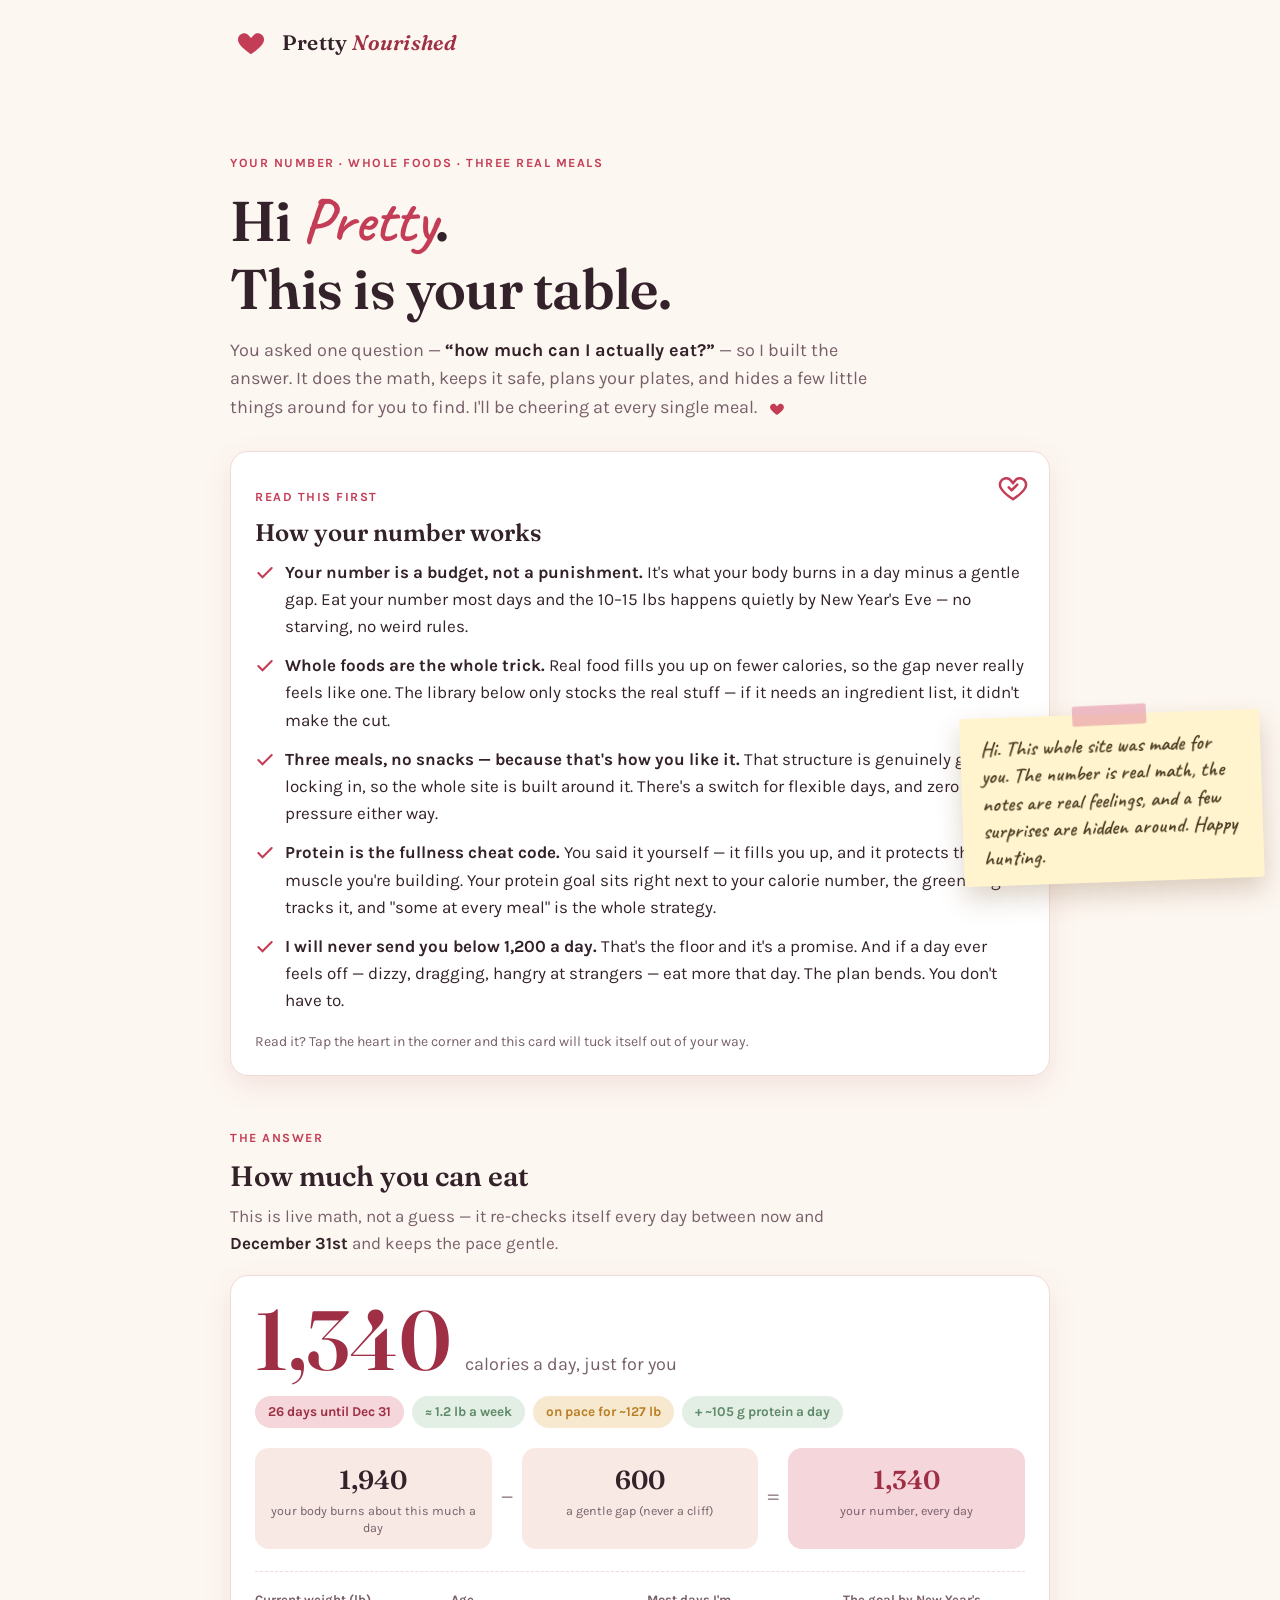
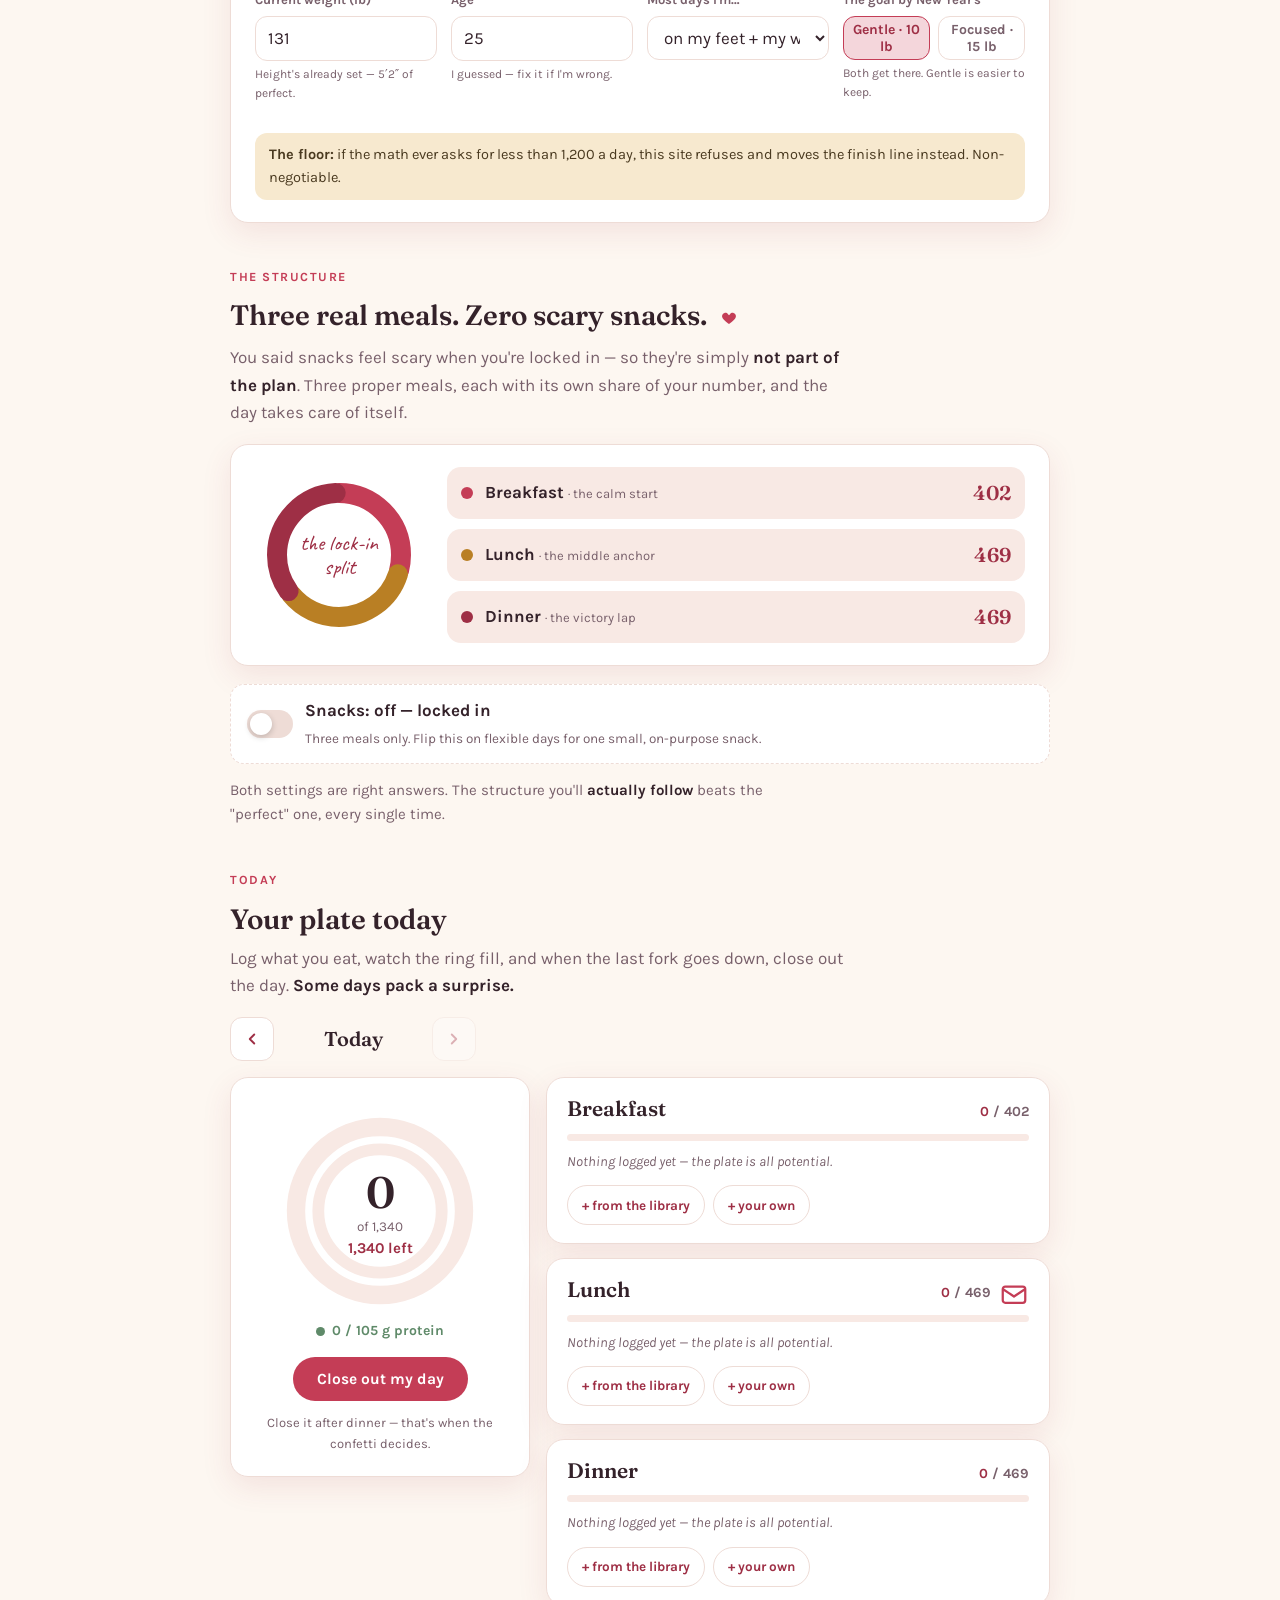
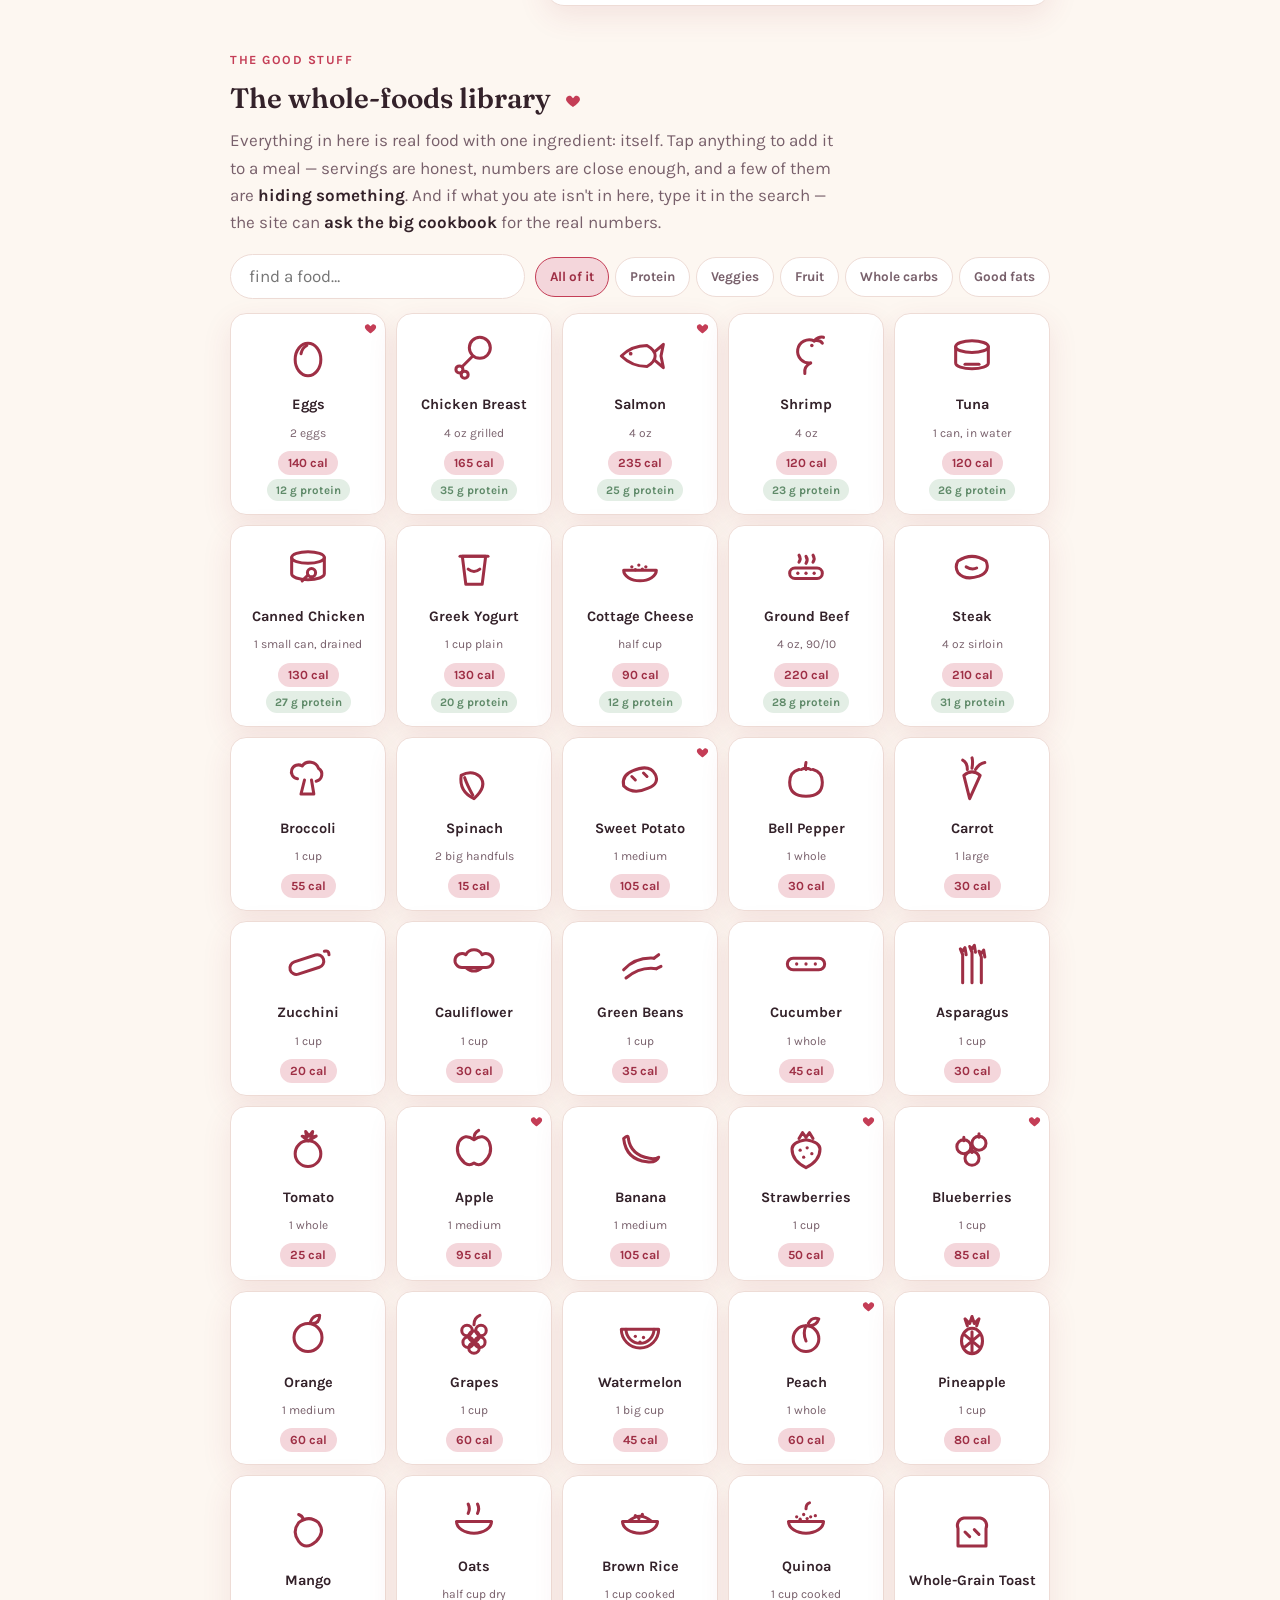
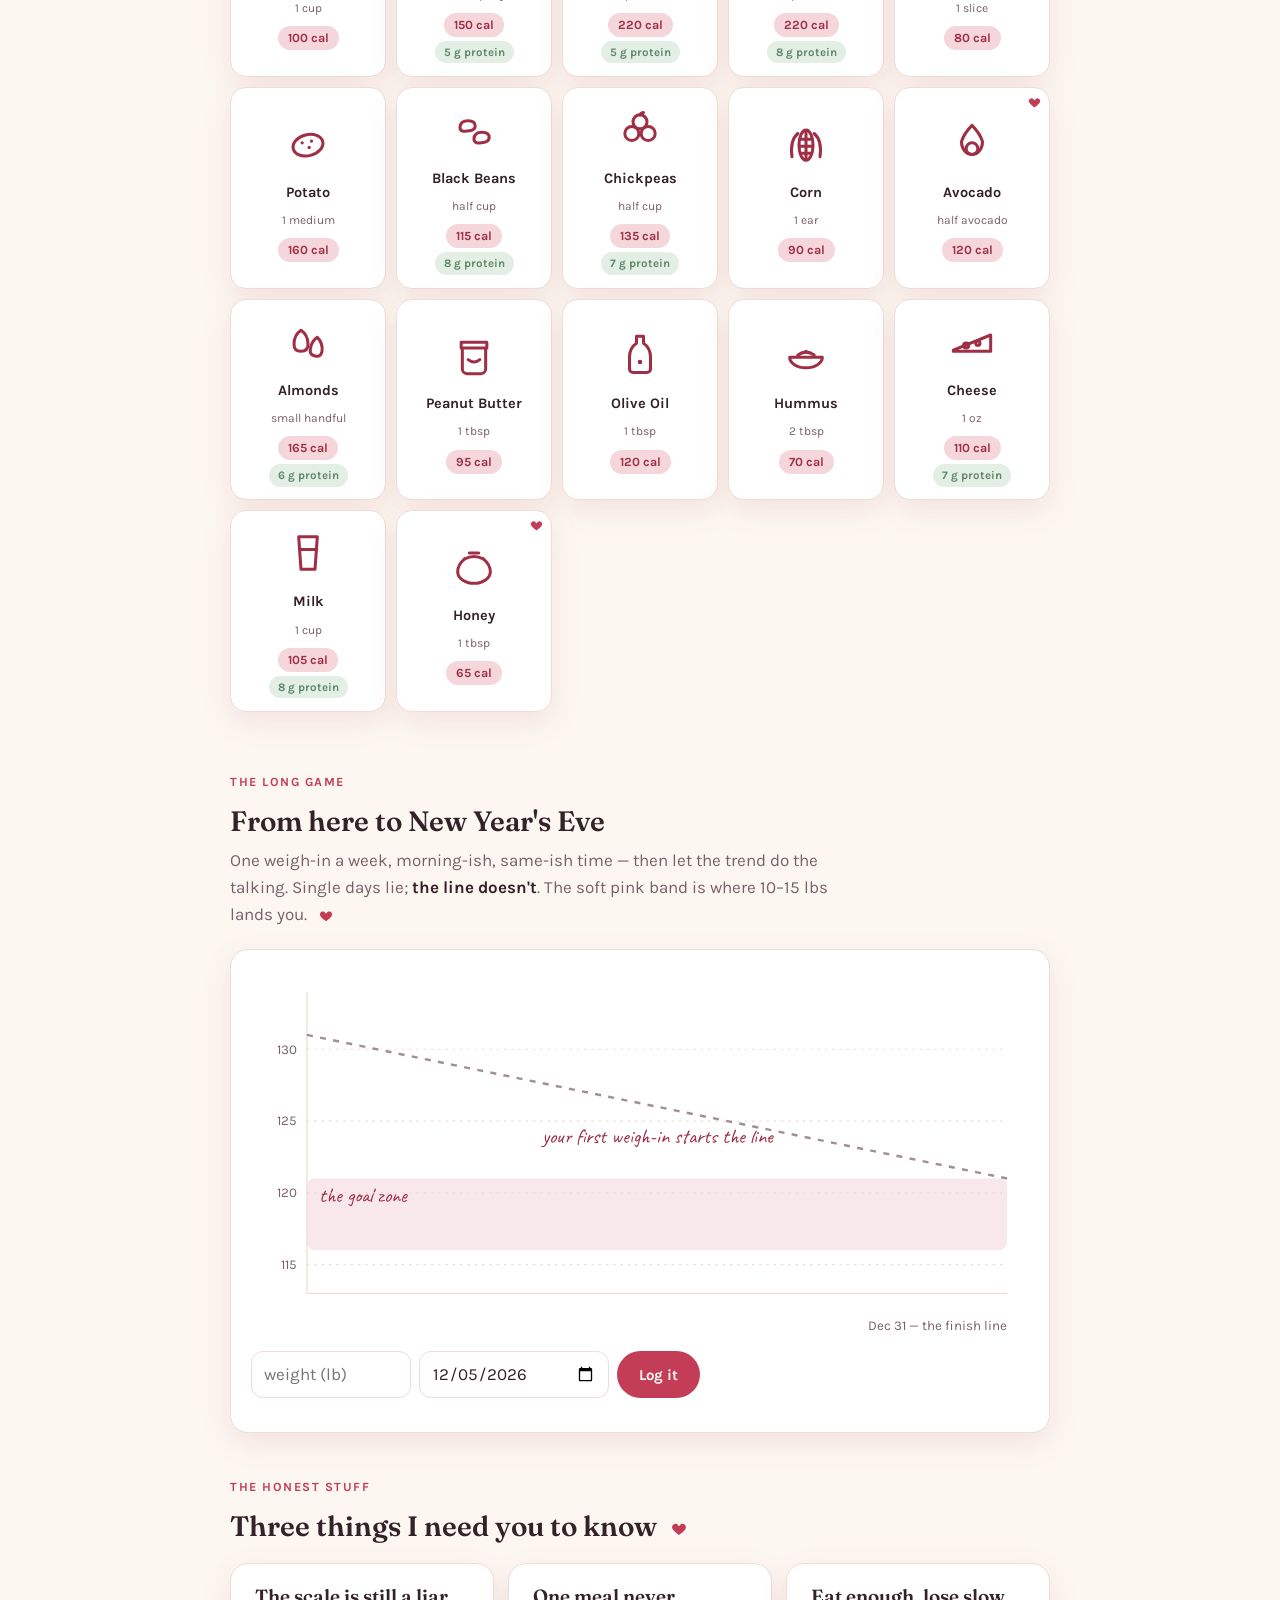
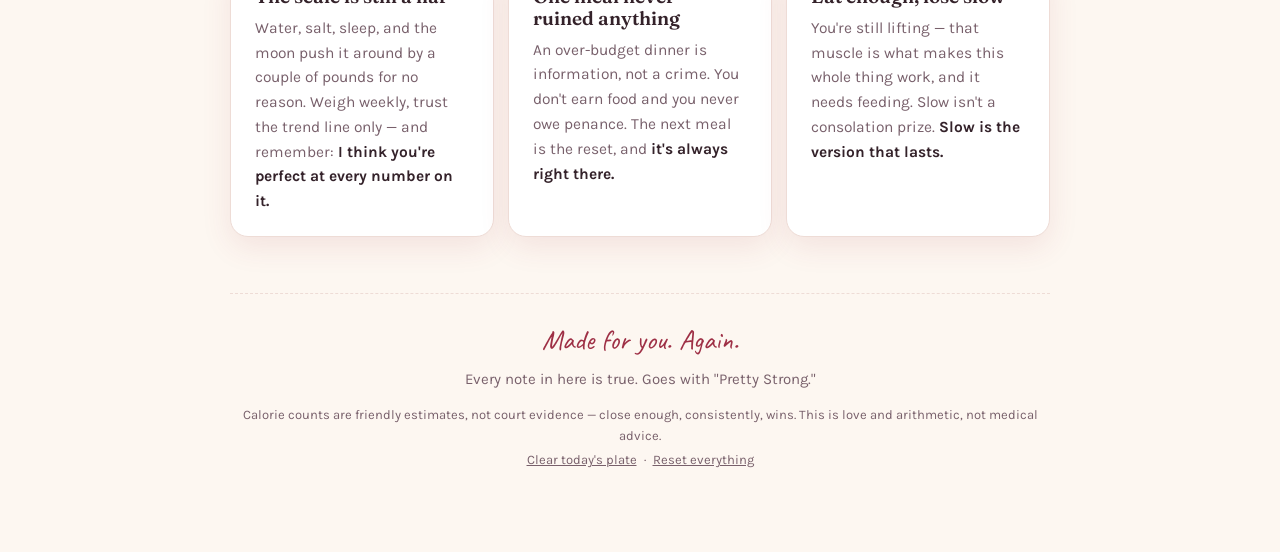
<file: index.html>
<!DOCTYPE html>
<html lang="en">
<head>
<meta charset="UTF-8" />
<meta name="viewport" content="width=device-width, initial-scale=1.0, viewport-fit=cover" />
<meta name="color-scheme" content="light dark" />
<meta name="theme-color" media="(prefers-color-scheme: light)" content="#FDF7F1" />
<meta name="theme-color" media="(prefers-color-scheme: dark)" content="#251A20" />
<meta name="mobile-web-app-capable" content="yes" />
<meta name="apple-mobile-web-app-capable" content="yes" />
<meta name="apple-mobile-web-app-status-bar-style" content="default" />
<meta name="apple-mobile-web-app-title" content="Nourished" />
<meta name="format-detection" content="telephone=no" />
<meta name="description" content="Pretty Nourished — a whole-foods calorie tracker made for one specific, very pretty person. Your daily number, three real meals, and a few hidden love notes." />
<title>Pretty Nourished</title>
<link rel="icon" href="data:image/svg+xml,%3Csvg xmlns='http://www.w3.org/2000/svg' viewBox='0 0 24 24'%3E%3Cpath fill='%23C43D56' d='M12 21s-7.5-4.9-9.7-9C.6 8.9 2 5.3 5.2 4.4c2-.6 4.1.2 5.3 1.9L12 8l1.5-1.7c1.2-1.7 3.3-2.5 5.3-1.9 3.2.9 4.6 4.5 2.9 7.6-2.2 4.1-9.7 9-9.7 9z'/%3E%3C/svg%3E" />
<link rel="apple-touch-icon" href="icon.png" />
<link rel="preconnect" href="https://fonts.googleapis.com" />
<link rel="preconnect" href="https://fonts.gstatic.com" crossorigin />
<link href="https://fonts.googleapis.com/css2?family=Fraunces:ital,opsz,wght@0,9..144,400;0,9..144,500;0,9..144,600;1,9..144,400;1,9..144,500&family=Karla:wght@400;500;700&family=Caveat:wght@500;600;700&display=swap" rel="stylesheet" />
<style>
  :root {
    --bg: #FDF7F1;
    --surface: #FFFFFF;
    --surface-2: #F8E9E4;
    --ink: #34222A;
    --muted: #78606B;
    --accent: #C43D56;
    --accent-deep: #9E2F45;
    --accent-soft: #F4D6DB;
    --good: #5F8A69;
    --good-soft: #E3EEE5;
    --honey: #B97F24;
    --honey-soft: #F7E9CF;
    --line: #EEDCD6;
    --fig: #9E2F45;
    --note-paper: #FFF4CD;
    --note-ink: #4A3A20;
    --note-shadow: rgba(120, 80, 40, 0.25);
    --shadow: 0 10px 30px rgba(158, 47, 69, 0.10);
    --radius: 18px;
  }
  @media (prefers-color-scheme: dark) {
    :root:not([data-theme="light"]) {
      --bg: #251A20;
      --surface: #2F2129;
      --surface-2: #3A2833;
      --ink: #F6EAEE;
      --muted: #C0A6B0;
      --accent: #E8798F;
      --accent-deep: #F0A0B4;
      --accent-soft: #4C2F3B;
      --good: #8FB398;
      --good-soft: #2E3B31;
      --honey: #E0B25C;
      --honey-soft: #453723;
      --line: #4A3641;
      --fig: #F0A0B4;
      --shadow: 0 10px 30px rgba(0, 0, 0, 0.35);
    }
  }
  :root[data-theme="dark"] {
    --bg: #251A20;
    --surface: #2F2129;
    --surface-2: #3A2833;
    --ink: #F6EAEE;
    --muted: #C0A6B0;
    --accent: #E8798F;
    --accent-deep: #F0A0B4;
    --accent-soft: #4C2F3B;
    --good: #8FB398;
    --good-soft: #2E3B31;
    --honey: #E0B25C;
    --honey-soft: #453723;
    --line: #4A3641;
    --fig: #F0A0B4;
    --shadow: 0 10px 30px rgba(0, 0, 0, 0.35);
  }

  * { box-sizing: border-box; -webkit-tap-highlight-color: transparent; }
  [hidden] { display: none !important; }
  button, input, select, .foodbtn, .lookup-item { touch-action: manipulation; }
  html { scroll-behavior: smooth; }
  body {
    margin: 0;
    background: var(--bg);
    color: var(--ink);
    font-family: 'Karla', 'Segoe UI', system-ui, sans-serif;
    font-size: 17px;
    line-height: 1.6;
    -webkit-text-size-adjust: 100%;
  }
  .wrap {
    max-width: 860px;
    margin: 0 auto;
    padding-inline: 20px;
    padding-block: 0 64px;
  }

  h1, h2, h3 {
    font-family: 'Fraunces', Georgia, serif;
    font-weight: 600;
    line-height: 1.15;
    margin: 0;
    text-wrap: balance;
  }
  .hand { font-family: 'Caveat', 'Comic Sans MS', cursive; }

  .eyebrow {
    font-size: 12.5px;
    font-weight: 700;
    letter-spacing: 0.12em;
    text-transform: uppercase;
    color: var(--accent);
  }

  button { font-family: inherit; }
  button:focus-visible, input:focus-visible, select:focus-visible, .foodbtn:focus-visible {
    outline: 3px solid var(--accent);
    outline-offset: 2px;
  }

  /* ---------- Header ---------- */
  .top {
    display: flex;
    align-items: center;
    gap: 10px;
    padding-block: 22px 6px;
  }
  .logo-heart {
    background: none;
    border: 0;
    padding: 6px;
    margin: 0;
    cursor: pointer;
    line-height: 0;
    border-radius: 50%;
    transition: transform 200ms ease;
  }
  .logo-heart:hover { transform: scale(1.12); }
  .brand {
    font-family: 'Fraunces', Georgia, serif;
    font-weight: 600;
    font-size: 21px;
    letter-spacing: 0.01em;
  }
  .brand em { font-style: italic; color: var(--accent-deep); }

  /* ---------- Hero ---------- */
  .hero { padding-block: 26px 8px; }
  .hero h1 {
    font-size: clamp(38px, 7vw, 56px);
    letter-spacing: -0.01em;
    cursor: default;
    user-select: none;
    -webkit-user-select: none;
  }
  .hero h1 .script {
    font-family: 'Caveat', cursive;
    font-weight: 600;
    color: var(--accent);
    font-size: 1.12em;
  }
  .hero .sub {
    margin-top: 14px;
    max-width: 58ch;
    color: var(--muted);
    font-size: 18px;
  }
  .hero .sub strong { color: var(--ink); }

  /* ---------- Cards ---------- */
  .card {
    background: var(--surface);
    border: 1px solid var(--line);
    border-radius: var(--radius);
    box-shadow: var(--shadow);
    padding: 22px 24px;
  }
  section { margin-top: 44px; }
  section > h2 { font-size: 28px; margin-top: 4px; }
  .blurb { color: var(--muted); max-width: 62ch; margin: 10px 0 18px; }
  .blurb strong { color: var(--ink); }

  /* ---------- Intro card ---------- */
  .intro-card { position: relative; margin-top: 26px; }
  .intro-dismiss {
    position: absolute;
    top: 14px;
    right: 14px;
    width: 44px;
    height: 44px;
    display: grid;
    place-items: center;
    background: none;
    border: 0;
    padding: 0;
    cursor: pointer;
    border-radius: 50%;
    transition: transform 200ms ease;
  }
  .intro-dismiss:hover { transform: scale(1.15); }
  .intro-card h2 { font-size: 24px; margin-bottom: 6px; padding-right: 40px; }
  .intro-card ul {
    margin: 12px 0 0;
    padding-left: 0;
    list-style: none;
    display: grid;
    gap: 12px;
  }
  .intro-card li { display: flex; gap: 10px; align-items: flex-start; }
  .intro-card li svg { flex: 0 0 auto; margin-top: 4px; }
  .intro-hint { margin: 16px 0 0; font-size: 14px; color: var(--muted); }
  .intro-restore {
    display: block;
    margin-top: 26px;
    background: none;
    border: 0;
    color: var(--muted);
    font: inherit;
    font-size: 14px;
    text-decoration: underline;
    cursor: pointer;
    padding: 4px 0;
  }

  /* ---------- The number ---------- */
  .number-card { margin-top: 8px; }
  .bignum-row {
    display: flex;
    align-items: baseline;
    gap: 14px;
    flex-wrap: wrap;
  }
  .bignum {
    font-family: 'Fraunces', Georgia, serif;
    font-weight: 600;
    font-size: clamp(56px, 11vw, 84px);
    line-height: 1;
    color: var(--accent-deep);
  }
  .bignum-unit { font-size: 18px; color: var(--muted); }
  .chips { display: flex; flex-wrap: wrap; gap: 8px; margin-top: 14px; }
  .chip {
    display: inline-flex;
    align-items: center;
    gap: 6px;
    background: var(--accent-soft);
    color: var(--accent-deep);
    font-weight: 700;
    font-size: 13.5px;
    border-radius: 999px;
    padding: 5px 13px;
  }
  .chip.calm { background: var(--good-soft); color: var(--good); }
  .chip.hny { background: var(--honey-soft); color: var(--honey); }

  .equation {
    display: grid;
    grid-template-columns: 1fr auto 1fr auto 1fr;
    align-items: stretch;
    gap: 8px;
    margin-top: 20px;
  }
  .eq-tile {
    background: var(--surface-2);
    border-radius: 14px;
    padding: 12px 14px;
    text-align: center;
  }
  .eq-tile .eq-num {
    font-family: 'Fraunces', Georgia, serif;
    font-weight: 600;
    font-size: 26px;
    color: var(--ink);
  }
  .eq-tile.final { background: var(--accent-soft); }
  .eq-tile.final .eq-num { color: var(--accent-deep); }
  .eq-tile .eq-lbl { font-size: 12.5px; color: var(--muted); line-height: 1.35; margin-top: 2px; }
  .eq-op {
    align-self: center;
    font-family: 'Fraunces', Georgia, serif;
    font-size: 26px;
    color: var(--muted);
  }

  .controls {
    display: grid;
    grid-template-columns: repeat(auto-fit, minmax(150px, 1fr));
    gap: 14px;
    margin-top: 22px;
    padding-top: 18px;
    border-top: 1px dashed var(--line);
  }
  .ctrl label { display: block; font-size: 13px; font-weight: 700; color: var(--muted); margin-bottom: 5px; }
  .ctrl input, .ctrl select {
    width: 100%;
    min-height: 44px;
    border: 1px solid var(--line);
    border-radius: 12px;
    background: var(--surface);
    color: var(--ink);
    font: inherit;
    padding: 8px 12px;
  }
  .ctrl .hint { font-size: 12px; color: var(--muted); margin-top: 4px; }
  .pace-chips { display: flex; gap: 8px; }
  .pace-chips button {
    flex: 1;
    min-height: 44px;
    border: 1.5px solid var(--line);
    border-radius: 12px;
    background: var(--surface);
    color: var(--muted);
    font-weight: 700;
    font-size: 14px;
    cursor: pointer;
    transition: background 200ms ease, color 200ms ease, border-color 200ms ease;
  }
  .pace-chips button[aria-pressed="true"] {
    background: var(--accent-soft);
    border-color: var(--accent);
    color: var(--accent-deep);
  }
  .floor-note {
    margin: 18px 0 0;
    font-size: 14.5px;
    color: var(--muted);
    background: var(--honey-soft);
    color: var(--note-ink);
    border-radius: 12px;
    padding: 10px 14px;
  }
  :root[data-theme="dark"] .floor-note { color: var(--ink); }
  @media (prefers-color-scheme: dark) {
    :root:not([data-theme="light"]) .floor-note { color: var(--ink); }
  }

  /* ---------- The split ---------- */
  .split-card { display: grid; grid-template-columns: auto 1fr; gap: 24px; align-items: center; }
  .donut-wrap { position: relative; width: 168px; height: 168px; margin: 0 auto; }
  .donut-wrap svg { width: 100%; height: 100%; }
  .donut-center {
    position: absolute; inset: 0;
    display: grid; place-items: center; text-align: center;
    pointer-events: none;
  }
  .donut-center .hand { font-size: 22px; color: var(--accent-deep); line-height: 1.1; }
  .plates { display: grid; gap: 10px; }
  .plate-row {
    display: flex;
    align-items: center;
    gap: 12px;
    background: var(--surface-2);
    border-radius: 14px;
    padding: 10px 14px;
  }
  .plate-dot { width: 12px; height: 12px; border-radius: 50%; flex: 0 0 auto; }
  .plate-row .p-name { font-weight: 700; }
  .plate-row .p-sub { font-size: 13px; color: var(--muted); }
  .plate-row .p-kcal {
    margin-left: auto;
    font-family: 'Fraunces', Georgia, serif;
    font-weight: 600;
    font-size: 20px;
    color: var(--accent-deep);
    white-space: nowrap;
  }
  .snacktoggle {
    display: flex;
    align-items: center;
    gap: 12px;
    margin-top: 18px;
    background: var(--surface);
    border: 1px dashed var(--line);
    border-radius: 14px;
    padding: 12px 16px;
    cursor: pointer;
    width: 100%;
    text-align: left;
    font: inherit;
    color: var(--ink);
  }
  .switch {
    flex: 0 0 auto;
    width: 46px; height: 28px;
    border-radius: 999px;
    background: var(--line);
    position: relative;
    transition: background 200ms ease;
  }
  .switch::after {
    content: "";
    position: absolute;
    top: 3px; left: 3px;
    width: 22px; height: 22px;
    border-radius: 50%;
    background: var(--surface);
    box-shadow: 0 2px 6px rgba(0,0,0,0.2);
    transition: transform 200ms ease;
  }
  .snacktoggle[aria-pressed="true"] .switch { background: var(--accent); }
  .snacktoggle[aria-pressed="true"] .switch::after { transform: translateX(18px); }
  .snacktoggle .st-title { font-weight: 700; }
  .snacktoggle .st-sub { font-size: 13.5px; color: var(--muted); }

  /* ---------- Today ---------- */
  .today-head {
    display: flex;
    align-items: center;
    gap: 10px;
    flex-wrap: wrap;
    margin-bottom: 16px;
  }
  .datenav { display: flex; align-items: center; gap: 4px; }
  .datenav button {
    width: 44px; height: 44px;
    border: 1px solid var(--line);
    border-radius: 12px;
    background: var(--surface);
    color: var(--accent-deep);
    cursor: pointer;
    display: grid; place-items: center;
    transition: background 200ms ease;
  }
  .datenav button:hover:not(:disabled) { background: var(--accent-soft); }
  .datenav button:disabled { opacity: 0.35; cursor: default; }
  .date-label {
    font-family: 'Fraunces', Georgia, serif;
    font-weight: 600;
    font-size: 20px;
    padding-inline: 8px;
    min-width: 150px;
    text-align: center;
  }
  .streak-chip { margin-left: auto; }

  .today-grid {
    display: grid;
    grid-template-columns: 300px 1fr;
    gap: 16px;
    align-items: start;
  }
  .ring-card { text-align: center; position: sticky; top: 16px; }
  .ring-wrap { position: relative; width: 210px; height: 210px; margin: 6px auto 4px; }
  .ring-wrap svg { width: 100%; height: 100%; }
  .ring-bg { fill: none; stroke: var(--surface-2); stroke-width: 14; }
  .ring-bg.inner { stroke-width: 9; }
  .ring-fg {
    fill: none;
    stroke: var(--accent);
    stroke-width: 14;
    stroke-linecap: round;
    transition: stroke-dashoffset 500ms ease, stroke 300ms ease;
  }
  .ring-fg.win { stroke: var(--good); }
  .ring-fg.over { stroke: var(--honey); }
  .ring-fg.prot { stroke: var(--good); stroke-width: 9; }
  .ring-center {
    position: absolute; inset: 0;
    display: grid; place-items: center;
  }
  .ring-center > div { line-height: 1.2; }
  .ring-eaten {
    font-family: 'Fraunces', Georgia, serif;
    font-weight: 600;
    font-size: 44px;
    color: var(--ink);
  }
  .ring-of { font-size: 13.5px; color: var(--muted); }
  .ring-left { margin-top: 4px; font-size: 15px; font-weight: 700; color: var(--accent-deep); }
  .ring-prot {
    display: flex;
    align-items: center;
    justify-content: center;
    gap: 7px;
    margin: 2px 0 0;
    font-size: 14px;
    font-weight: 700;
    color: var(--good);
  }
  .prot-dot { width: 9px; height: 9px; border-radius: 50%; background: var(--good); flex: 0 0 auto; }
  .closeout {
    margin-top: 14px;
    background: var(--accent);
    color: #fff;
    border: 0;
    border-radius: 999px;
    padding: 12px 24px;
    font-weight: 700;
    font-size: 15.5px;
    cursor: pointer;
    min-height: 44px;
    transition: background 200ms ease;
  }
  .closeout:hover { background: var(--accent-deep); }
  .closeout.done-state {
    background: var(--good-soft);
    color: var(--good);
    cursor: default;
  }
  :root[data-theme="dark"] .closeout, :root[data-theme="dark"] .cta { color: #2A161C; }
  @media (prefers-color-scheme: dark) {
    :root:not([data-theme="light"]) .closeout:not(.done-state), :root:not([data-theme="light"]) .cta { color: #2A161C; }
  }
  .ring-note { margin: 12px 0 0; font-size: 13px; color: var(--muted); }

  .meals { display: grid; gap: 14px; }
  .meal-card { position: relative; padding: 18px 20px; }
  .meal-card.has-lunch .meal-top { padding-right: 38px; }
  .meal-top { display: flex; align-items: baseline; gap: 10px; flex-wrap: wrap; }
  .meal-top h3 { font-size: 21px; }
  .meal-budget { margin-left: auto; font-size: 14px; font-weight: 700; color: var(--muted); white-space: nowrap; }
  .meal-budget strong { color: var(--accent-deep); }
  .meal-prot { color: var(--good); }
  .meal-bar {
    height: 7px;
    background: var(--surface-2);
    border-radius: 999px;
    margin-top: 10px;
    overflow: hidden;
  }
  .meal-bar > div {
    height: 100%;
    background: var(--accent);
    border-radius: 999px;
    width: 0;
    transition: width 400ms ease, background 300ms ease;
  }
  .meal-bar > div.win { background: var(--good); }
  .meal-bar > div.over { background: var(--honey); }
  .meal-items { list-style: none; margin: 12px 0 0; padding: 0; display: grid; gap: 6px; }
  .meal-items li {
    display: flex;
    align-items: center;
    gap: 8px;
    background: var(--surface-2);
    border-radius: 10px;
    padding: 7px 8px 7px 12px;
    font-size: 15px;
  }
  .meal-items .i-cal { margin-left: auto; font-weight: 700; color: var(--muted); font-size: 13.5px; white-space: nowrap; }
  .meal-items .i-x {
    background: none;
    border: 0;
    cursor: pointer;
    color: var(--muted);
    width: 32px; height: 32px;
    display: grid; place-items: center;
    border-radius: 8px;
    flex: 0 0 auto;
  }
  .meal-items .i-x:hover { color: var(--accent-deep); background: var(--accent-soft); }
  .meal-empty { font-size: 14px; color: var(--muted); font-style: italic; margin: 10px 0 0; }
  .meal-actions { display: flex; gap: 8px; margin-top: 12px; flex-wrap: wrap; }
  .mini-btn {
    background: none;
    border: 1.5px solid var(--line);
    border-radius: 999px;
    color: var(--accent-deep);
    font-weight: 700;
    font-size: 13.5px;
    padding: 8px 14px;
    min-height: 40px;
    cursor: pointer;
    transition: background 200ms ease, border-color 200ms ease;
  }
  .mini-btn:hover { background: var(--accent-soft); border-color: var(--accent); }
  .own-form { display: none; gap: 8px; margin-top: 10px; flex-wrap: wrap; }
  .own-form.open { display: flex; }
  .own-form input {
    border: 1px solid var(--line);
    border-radius: 10px;
    background: var(--surface);
    color: var(--ink);
    font: inherit;
    font-size: 16px; /* 16px floor stops iOS from zooming the page on focus */
    padding: 8px 12px;
    min-height: 44px;
  }
  .own-form .of-name { flex: 2 1 140px; }
  .own-form .of-cal { flex: 1 1 74px; }
  .own-form .of-prot { flex: 1 1 92px; }

  /* lunchbox note */
  .lunchbox {
    position: absolute;
    top: 14px;
    right: 14px;
    background: none;
    border: 0;
    padding: 6px;
    cursor: pointer;
    line-height: 0;
    border-radius: 10px;
    transition: transform 200ms ease;
    animation: bob 3.2s ease-in-out infinite;
  }
  .lunchbox:hover { transform: scale(1.15); animation-play-state: paused; }

  /* ---------- Library ---------- */
  .lib-tools { display: flex; gap: 10px; flex-wrap: wrap; align-items: center; margin-bottom: 14px; }
  .lib-search {
    flex: 1 1 200px;
    min-height: 44px;
    border: 1px solid var(--line);
    border-radius: 999px;
    background: var(--surface);
    color: var(--ink);
    font: inherit;
    padding: 8px 18px;
  }
  .cat-chips { display: flex; gap: 6px; flex-wrap: wrap; }
  .cat-chips button {
    border: 1.5px solid var(--line);
    background: var(--surface);
    color: var(--muted);
    font-weight: 700;
    font-size: 13.5px;
    border-radius: 999px;
    padding: 8px 14px;
    min-height: 40px;
    cursor: pointer;
    transition: background 200ms ease, color 200ms ease, border-color 200ms ease;
  }
  .cat-chips button[aria-pressed="true"] {
    background: var(--accent-soft);
    color: var(--accent-deep);
    border-color: var(--accent);
  }
  .pickbar {
    display: none;
    position: sticky;
    top: 12px;
    z-index: 60;
    align-items: center;
    gap: 10px;
    background: var(--accent);
    color: #fff;
    border-radius: 999px;
    padding: 10px 10px 10px 20px;
    margin-bottom: 14px;
    box-shadow: var(--shadow);
    font-weight: 700;
  }
  .pickbar.on { display: flex; }
  .pickbar button {
    margin-left: auto;
    background: rgba(255,255,255,0.22);
    color: inherit;
    border: 0;
    border-radius: 999px;
    padding: 8px 16px;
    font-weight: 700;
    font-size: 14px;
    min-height: 40px;
    cursor: pointer;
  }
  @media (prefers-color-scheme: dark) {
    :root:not([data-theme="light"]) .pickbar { color: #2A161C; }
  }
  :root[data-theme="dark"] .pickbar { color: #2A161C; }
  .food-grid {
    display: grid;
    grid-template-columns: repeat(auto-fill, minmax(148px, 1fr));
    gap: 10px;
  }
  .foodbtn {
    position: relative;
    background: var(--surface);
    border: 1px solid var(--line);
    border-radius: 16px;
    box-shadow: var(--shadow);
    padding: 14px 12px 12px;
    text-align: center;
    cursor: pointer;
    font: inherit;
    color: var(--ink);
    transition: border-color 200ms ease, background 200ms ease;
  }
  .foodbtn:hover { border-color: var(--accent); background: var(--surface-2); }
  .foodbtn .fico { display: block; width: 56px; height: 56px; margin: 0 auto 6px; color: var(--fig); }
  .foodbtn .fico svg { width: 100%; height: 100%; }
  .foodbtn .f-name { font-weight: 700; font-size: 14.5px; line-height: 1.25; }
  .foodbtn .f-serv { font-size: 12px; color: var(--muted); margin-top: 2px; }
  .foodbtn .f-cal, .lookup-item .f-cal {
    display: inline-block;
    margin-top: 6px;
    background: var(--accent-soft);
    color: var(--accent-deep);
    font-weight: 700;
    font-size: 12.5px;
    border-radius: 999px;
    padding: 2px 10px;
  }
  .foodbtn .f-prot, .lookup-item .f-prot {
    display: inline-block;
    margin-top: 4px;
    background: var(--good-soft);
    color: var(--good);
    font-weight: 700;
    font-size: 11.5px;
    border-radius: 999px;
    padding: 2px 9px;
  }
  .foodbtn .f-love {
    position: absolute;
    top: 8px;
    right: 8px;
    line-height: 0;
    animation: bob 3.2s ease-in-out infinite;
  }
  .lib-empty { color: var(--muted); font-style: italic; padding: 20px 4px; }

  /* ---------- big-cookbook lookup ---------- */
  .lookup { margin-top: 16px; }
  .lookup-btn {
    display: inline-flex;
    align-items: center;
    gap: 9px;
    background: var(--surface);
    border: 1.5px dashed var(--accent);
    border-radius: 999px;
    color: var(--accent-deep);
    font: inherit;
    font-weight: 700;
    font-size: 14.5px;
    padding: 10px 20px;
    min-height: 46px;
    cursor: pointer;
    transition: background 200ms ease;
  }
  .lookup-btn:hover { background: var(--accent-soft); }
  .lookup-btn[hidden] { display: none; }
  .lookup-status { margin: 12px 0 0; font-size: 14px; color: var(--muted); }
  .lookup-results { display: grid; gap: 8px; margin-top: 12px; }
  .lookup-item {
    display: flex;
    align-items: center;
    gap: 12px;
    flex-wrap: wrap;
    background: var(--surface);
    border: 1px solid var(--line);
    border-radius: 14px;
    box-shadow: var(--shadow);
    padding: 12px 16px;
    text-align: left;
    font: inherit;
    color: var(--ink);
    cursor: pointer;
    transition: border-color 200ms ease, background 200ms ease;
  }
  .lookup-item:hover { border-color: var(--accent); background: var(--surface-2); }
  .lookup-item .li-name { font-weight: 700; font-size: 15px; line-height: 1.3; }
  .lookup-item .li-brand { font-size: 12.5px; color: var(--muted); }
  .lookup-item .li-pills { margin-left: auto; display: flex; align-items: center; gap: 6px; flex-wrap: wrap; }
  .lookup-item .li-serv { font-size: 12px; color: var(--muted); width: 100%; }

  /* ---------- Journey ---------- */
  .journey-card { padding: 20px; }
  .journey-card svg.chart { width: 100%; height: auto; display: block; }
  .chart .axis { stroke: var(--line); stroke-width: 1; }
  .chart .gridline { stroke: var(--line); stroke-width: 1; stroke-dasharray: 2 4; }
  .chart .lbl { fill: var(--muted); font-family: 'Karla', sans-serif; font-size: 11px; }
  .chart .zone { fill: var(--accent-soft); opacity: 0.55; }
  .chart .zone-lbl { fill: var(--accent-deep); font-family: 'Caveat', cursive; font-size: 17px; }
  .chart .pace { stroke: var(--muted); stroke-width: 2; stroke-dasharray: 5 6; fill: none; opacity: 0.7; }
  .chart .trend { stroke: var(--accent); stroke-width: 2.5; fill: none; }
  .chart .wpt { fill: var(--accent); }
  .weigh-form { display: flex; gap: 8px; flex-wrap: wrap; margin-top: 16px; }
  .weigh-form input {
    border: 1px solid var(--line);
    border-radius: 12px;
    background: var(--surface);
    color: var(--ink);
    font: inherit;
    padding: 8px 12px;
    min-height: 44px;
  }
  .weigh-form .w-lb { flex: 1 1 110px; max-width: 160px; }
  .weigh-form .w-date { flex: 1 1 140px; max-width: 190px; }
  .cta {
    background: var(--accent);
    color: #fff;
    border: 0;
    border-radius: 999px;
    padding: 10px 22px;
    font-weight: 700;
    font-size: 15px;
    min-height: 44px;
    cursor: pointer;
    transition: background 200ms ease;
  }
  .cta:hover { background: var(--accent-deep); }
  .weigh-list { list-style: none; margin: 14px 0 0; padding: 0; display: flex; flex-wrap: wrap; gap: 8px; }
  .weigh-list li {
    display: inline-flex;
    align-items: center;
    gap: 6px;
    background: var(--surface-2);
    border-radius: 999px;
    padding: 5px 6px 5px 13px;
    font-size: 13.5px;
    font-weight: 700;
    color: var(--muted);
  }
  .weigh-list strong { color: var(--ink); }
  .weigh-list button {
    background: none;
    border: 0;
    cursor: pointer;
    color: var(--muted);
    width: 28px; height: 28px;
    display: grid; place-items: center;
    border-radius: 50%;
  }
  .weigh-list button:hover { color: var(--accent-deep); background: var(--accent-soft); }

  /* ---------- Truth ---------- */
  .truth-grid { display: grid; grid-template-columns: repeat(auto-fit, minmax(220px, 1fr)); gap: 14px; margin-top: 18px; }
  .truth-grid h3 { font-size: 19px; margin-bottom: 8px; }
  .truth-grid p { margin: 0; font-size: 15.5px; color: var(--muted); }
  .truth-grid strong { color: var(--ink); }

  /* ---------- Footer ---------- */
  .foot {
    margin-top: 56px;
    padding-top: 24px;
    border-top: 1px dashed var(--line);
    text-align: center;
    color: var(--muted);
    font-size: 15px;
  }
  .foot .hand { display: block; font-size: 28px; color: var(--accent-deep); margin-bottom: 4px; }
  .foot .tiny { font-size: 13px; margin-top: 14px; }
  .linky {
    background: none;
    border: 0;
    color: var(--muted);
    font: inherit;
    font-size: 13px;
    text-decoration: underline;
    cursor: pointer;
    padding: 4px;
  }

  /* ---------- Sticky notes (the easter eggs) ---------- */
  .note-stack {
    position: fixed;
    right: 18px;
    bottom: calc(18px + env(safe-area-inset-bottom, 0px));
    z-index: 90;
    display: flex;
    flex-direction: column;
    gap: 10px;
    align-items: flex-end;
    pointer-events: none;
  }
  .note {
    pointer-events: auto;
    width: min(300px, calc(100vw - 48px));
    background: var(--note-paper);
    color: var(--note-ink);
    padding: 18px 20px 14px;
    border-radius: 4px;
    box-shadow: 0 12px 26px var(--note-shadow);
    transform: rotate(-2deg);
    font-family: 'Caveat', cursive;
    font-size: 21px;
    line-height: 1.3;
    font-weight: 600;
    cursor: pointer;
    border: 0;
    text-align: left;
    animation: note-in 450ms cubic-bezier(0.2, 0.9, 0.3, 1.2) both;
    position: relative;
  }
  .note:nth-child(even) { transform: rotate(1.6deg); }
  .note::before {
    content: "";
    position: absolute;
    top: -9px;
    left: 50%;
    width: 74px;
    height: 20px;
    transform: translateX(-50%) rotate(-1deg);
    background: rgba(226, 132, 158, 0.5);
    border-radius: 2px;
  }
  .note.leaving { animation: note-out 300ms ease both; }
  @keyframes note-in {
    from { opacity: 0; transform: translateY(24px) rotate(-6deg); }
  }
  @keyframes note-out {
    to { opacity: 0; transform: translateY(14px) scale(0.95); }
  }

  /* ---------- Celebration overlay ---------- */
  .celebrate {
    position: fixed;
    inset: 0;
    z-index: 120;
    display: grid;
    place-items: center;
    background: color-mix(in srgb, var(--bg) 88%, transparent);
    backdrop-filter: blur(4px);
    padding: 24px;
  }
  .celebrate[hidden] { display: none; }
  .celebrate .card {
    max-width: 430px;
    text-align: center;
    padding: 34px 30px;
    animation: note-in 500ms cubic-bezier(0.2, 0.9, 0.3, 1.2) both;
  }
  .celebrate .hand { font-size: 30px; line-height: 1.25; color: var(--ink); }
  .celebrate .eyebrow { display: block; margin-bottom: 12px; }
  .celebrate .cta { margin-top: 22px; padding: 12px 26px; font-size: 16px; }

  /* ---------- Add-food modal ---------- */
  .modal {
    position: fixed;
    inset: 0;
    z-index: 130;
    display: grid;
    place-items: center;
    background: color-mix(in srgb, var(--bg) 80%, transparent);
    backdrop-filter: blur(4px);
    padding: 20px;
  }
  .modal[hidden] { display: none; }
  .modal .card {
    width: min(380px, 100%);
    padding: 24px;
    animation: note-in 350ms cubic-bezier(0.2, 0.9, 0.3, 1.2) both;
  }
  .modal .m-food { display: flex; align-items: center; gap: 12px; }
  .modal .m-food .fico { display: block; width: 52px; height: 52px; color: var(--fig); flex: 0 0 auto; }
  .modal .m-food .fico svg { width: 100%; height: 100%; }
  .modal .m-food h3 { font-size: 20px; }
  .modal .m-food .f-serv { font-size: 13px; color: var(--muted); }
  .qty-chips { display: flex; gap: 8px; margin-top: 16px; }
  .qty-chips button {
    flex: 1;
    min-height: 44px;
    border: 1.5px solid var(--line);
    border-radius: 12px;
    background: var(--surface);
    color: var(--muted);
    font-weight: 700;
    cursor: pointer;
    transition: background 200ms ease, color 200ms ease, border-color 200ms ease;
  }
  .qty-chips button[aria-pressed="true"] {
    background: var(--accent-soft);
    border-color: var(--accent);
    color: var(--accent-deep);
  }
  .qty-custom {
    display: flex;
    align-items: center;
    gap: 8px;
    margin-top: 10px;
    font-size: 14px;
    color: var(--muted);
  }
  .qty-custom input {
    width: 88px;
    min-height: 44px;
    border: 1px solid var(--line);
    border-radius: 12px;
    background: var(--surface);
    color: var(--ink);
    font: inherit;
    padding: 8px 10px;
    text-align: center;
  }
  .m-meals { display: grid; grid-template-columns: 1fr 1fr; gap: 8px; margin-top: 14px; }
  .m-meals.single { grid-template-columns: 1fr; }
  .m-meals button {
    min-height: 48px;
    border: 0;
    border-radius: 12px;
    background: var(--accent);
    color: #fff;
    font-weight: 700;
    font-size: 15px;
    cursor: pointer;
    transition: background 200ms ease;
  }
  .m-meals button:hover { background: var(--accent-deep); }
  @media (prefers-color-scheme: dark) {
    :root:not([data-theme="light"]) .m-meals button { color: #2A161C; }
  }
  :root[data-theme="dark"] .m-meals button { color: #2A161C; }
  .m-cancel {
    display: block;
    margin: 14px auto 0;
    background: none;
    border: 0;
    color: var(--muted);
    font: inherit;
    font-size: 14px;
    text-decoration: underline;
    cursor: pointer;
    padding: 6px;
  }

  /* ---------- sticky mini status bar (phones) ---------- */
  .minibar {
    position: fixed;
    top: 0; left: 0; right: 0;
    z-index: 70;
    display: none;
    align-items: center;
    gap: 10px;
    width: 100%;
    padding: 10px 16px;
    padding-top: calc(10px + env(safe-area-inset-top, 0px));
    background: color-mix(in srgb, var(--surface) 90%, transparent);
    backdrop-filter: blur(10px);
    -webkit-backdrop-filter: blur(10px);
    border: 0;
    border-bottom: 1px solid var(--line);
    font: inherit;
    color: var(--ink);
    text-align: left;
    cursor: pointer;
    transform: translateY(-110%);
    transition: transform 280ms ease;
  }
  .minibar.show { transform: translateY(0); }
  .minibar strong { color: var(--accent-deep); font-size: 15.5px; }
  .minibar .mb-prot { margin-left: auto; color: var(--good); font-weight: 700; font-size: 13.5px; }

  /* pressed-down feedback for touch */
  .foodbtn:active, .lookup-item:active { transform: scale(0.98); }
  .mini-btn:active, .cta:active, .lookup-btn:active, .m-meals button:active,
  .qty-chips button:active, .pace-chips button:active, .cat-chips button:active,
  .datenav button:active:not(:disabled), .closeout:active:not(.done-state) { transform: scale(0.96); }

  /* no sticky hover styles on touch screens */
  @media (hover: none) {
    .foodbtn:hover { border-color: var(--line); background: var(--surface); }
    .lookup-item:hover { border-color: var(--line); background: var(--surface); }
    .mini-btn:hover { background: none; border-color: var(--line); }
    .lookup-btn:hover { background: var(--surface); }
    .datenav button:hover:not(:disabled) { background: var(--surface); }
    .i-x:hover { color: var(--muted); background: none; }
    .weigh-list button:hover { color: var(--muted); background: none; }
    .logo-heart:hover, .intro-dismiss:hover { transform: none; }
    .hidden-heart:hover, .lunchbox:hover { transform: none; animation-play-state: running; }
  }

  .chart.sm .lbl { font-size: 15px; }
  .chart.sm .zone-lbl { font-size: 23px; }

  @keyframes sheet-up {
    from { opacity: 0; transform: translateY(48px); }
  }

  /* falling hearts */
  .confetti-heart {
    position: fixed;
    top: -30px;
    z-index: 110;
    pointer-events: none;
    animation: fall linear both;
  }
  @keyframes fall {
    to { transform: translateY(110vh) rotate(300deg); opacity: 0.7; }
  }

  /* hidden clickable hearts */
  .hidden-heart {
    background: none;
    border: 0;
    padding: 8px;
    cursor: pointer;
    line-height: 0;
    display: inline-block;
    vertical-align: middle;
    animation: bob 3.2s ease-in-out infinite;
    border-radius: 50%;
  }
  .hidden-heart:hover { animation-play-state: paused; transform: scale(1.25); }
  @keyframes bob {
    0%, 100% { transform: translateY(0); }
    50% { transform: translateY(-5px); }
  }

  /* ---------- the phone layout: tighter, thumbier, calmer ---------- */
  @media (max-width: 720px) {
    section { margin-top: 34px; }
    section > h2 { font-size: 24px; }
    .blurb { font-size: 15.5px; }
    .hero .sub { font-size: 16.5px; }
    .card { padding: 18px 16px; }
    .meal-card { padding: 16px 14px; }
    .mini-btn { min-height: 44px; }
    .i-x { width: 40px; height: 40px; }
    .minibar { display: flex; }
    .today-grid { grid-template-columns: 1fr; }
    .ring-card { position: static; }
    .ring-wrap { width: 190px; height: 190px; }
    .split-card { grid-template-columns: 1fr; }
    .equation { grid-template-columns: 1fr; }
    .eq-op { text-align: center; }
    .controls { grid-template-columns: 1fr 1fr; }
    .ctrl-activity, .ctrl-pace { grid-column: 1 / -1; }
    .pickbar { top: calc(env(safe-area-inset-top, 0px) + 54px); }
    .note-stack {
      right: 50%;
      transform: translateX(50%);
      align-items: center;
      bottom: calc(12px + env(safe-area-inset-bottom, 0px));
    }
    .note { font-size: 18px; width: min(280px, calc(100vw - 32px)); padding: 14px 16px 12px; }
    /* the add card becomes a bottom sheet */
    .modal { place-items: end stretch; padding: 0; }
    .modal .card {
      width: 100%;
      max-width: none;
      border-radius: 22px 22px 0 0;
      padding: 14px 20px calc(24px + env(safe-area-inset-bottom, 0px));
      animation-name: sheet-up;
    }
    .modal .card::before {
      content: "";
      display: block;
      width: 44px;
      height: 4px;
      border-radius: 999px;
      background: var(--line);
      margin: 0 auto 14px;
    }
    .m-meals button { min-height: 52px; }
  }
  @media (prefers-reduced-motion: reduce) {
    html { scroll-behavior: auto; }
    .note, .celebrate .card, .modal .card { animation-duration: 1ms; }
    .hidden-heart, .lunchbox, .foodbtn .f-love { animation: none; }
    .confetti-heart { display: none; }
  }
</style>
</head>
<body>
<div class="wrap">

  <header class="top">
    <button class="logo-heart" id="logoHeart" aria-label="A heart. Click it and see." title="Click me">
      <svg width="30" height="30" viewBox="0 0 24 24" fill="var(--accent)" aria-hidden="true"><path d="M12 21s-7.5-4.9-9.7-9C.6 8.9 2 5.3 5.2 4.4c2-.6 4.1.2 5.3 1.9L12 8l1.5-1.7c1.2-1.7 3.3-2.5 5.3-1.9 3.2.9 4.6 4.5 2.9 7.6-2.2 4.1-9.7 9-9.7 9z"/></svg>
    </button>
    <span class="brand">Pretty <em>Nourished</em></span>
  </header>

  <section class="hero">
    <p class="eyebrow">Your number · whole foods · three real meals</p>
    <h1 id="heroTitle">Hi <span class="script" id="heroName">gorgeous</span>.<br />This is your table.</h1>
    <p class="sub">You asked one question — <strong>“how much can I actually eat?”</strong> — so I built the answer. It does the math, keeps it safe, plans your plates, and hides a few little things around for you to find. I'll be cheering at every single meal.
      <button class="hidden-heart" data-egg aria-label="A hidden heart from me">
        <svg width="16" height="16" viewBox="0 0 24 24" fill="var(--accent)" aria-hidden="true"><path d="M12 21s-7.5-4.9-9.7-9C.6 8.9 2 5.3 5.2 4.4c2-.6 4.1.2 5.3 1.9L12 8l1.5-1.7c1.2-1.7 3.3-2.5 5.3-1.9 3.2.9 4.6 4.5 2.9 7.6-2.2 4.1-9.7 9-9.7 9z"/></svg>
      </button>
    </p>

    <div class="card intro-card" id="introCard">
      <button class="intro-dismiss" id="introDismiss" aria-label="Got it — tuck this section away" title="Read it? Tap to tuck this away">
        <svg width="30" height="30" viewBox="0 0 24 24" fill="none" aria-hidden="true"><path d="M12 21s-7.5-4.9-9.7-9C.6 8.9 2 5.3 5.2 4.4c2-.6 4.1.2 5.3 1.9L12 8l1.5-1.7c1.2-1.7 3.3-2.5 5.3-1.9 3.2.9 4.6 4.5 2.9 7.6-2.2 4.1-9.7 9-9.7 9z" stroke="var(--accent)" stroke-width="2"/><path d="M8.6 11.5l2.3 2.3 4.5-4.5" stroke="var(--accent)" stroke-width="2" stroke-linecap="round" stroke-linejoin="round"/></svg>
      </button>
      <p class="eyebrow">Read this first</p>
      <h2>How your number works</h2>
      <ul>
        <li>
          <svg width="20" height="20" viewBox="0 0 24 24" fill="none" stroke="var(--accent)" stroke-width="2.5" stroke-linecap="round" aria-hidden="true"><path d="M20 6L9 17l-5-5"/></svg>
          <span><strong>Your number is a budget, not a punishment.</strong> It's what your body burns in a day minus a gentle gap. Eat your number most days and the 10–15 lbs happens quietly by New Year's Eve — no starving, no weird rules.</span>
        </li>
        <li>
          <svg width="20" height="20" viewBox="0 0 24 24" fill="none" stroke="var(--accent)" stroke-width="2.5" stroke-linecap="round" aria-hidden="true"><path d="M20 6L9 17l-5-5"/></svg>
          <span><strong>Whole foods are the whole trick.</strong> Real food fills you up on fewer calories, so the gap never really feels like one. The library below only stocks the real stuff — if it needs an ingredient list, it didn't make the cut.</span>
        </li>
        <li>
          <svg width="20" height="20" viewBox="0 0 24 24" fill="none" stroke="var(--accent)" stroke-width="2.5" stroke-linecap="round" aria-hidden="true"><path d="M20 6L9 17l-5-5"/></svg>
          <span><strong>Three meals, no snacks — because that's how you like it.</strong> That structure is genuinely great for locking in, so the whole site is built around it. There's a switch for flexible days, and zero pressure either way.</span>
        </li>
        <li>
          <svg width="20" height="20" viewBox="0 0 24 24" fill="none" stroke="var(--accent)" stroke-width="2.5" stroke-linecap="round" aria-hidden="true"><path d="M20 6L9 17l-5-5"/></svg>
          <span><strong>Protein is the fullness cheat code.</strong> You said it yourself — it fills you up, and it protects the muscle you're building. Your protein goal sits right next to your calorie number, the green ring tracks it, and "some at every meal" is the whole strategy.</span>
        </li>
        <li>
          <svg width="20" height="20" viewBox="0 0 24 24" fill="none" stroke="var(--accent)" stroke-width="2.5" stroke-linecap="round" aria-hidden="true"><path d="M20 6L9 17l-5-5"/></svg>
          <span><strong>I will never send you below 1,200 a day.</strong> That's the floor and it's a promise. And if a day ever feels off — dizzy, dragging, hangry at strangers — eat more that day. The plan bends. You don't have to.</span>
        </li>
      </ul>
      <p class="intro-hint">Read it? Tap the heart in the corner and this card will tuck itself out of your way.</p>
    </div>
    <button class="intro-restore" id="introRestore" hidden>Show the "read this first" card again</button>
  </section>

  <section id="numberSec" aria-label="Your daily calorie number">
    <p class="eyebrow">The answer</p>
    <h2>How much you can eat</h2>
    <p class="blurb">This is live math, not a guess — it re-checks itself every day between now and <strong>December 31st</strong> and keeps the pace gentle.</p>
    <div class="card number-card">
      <div class="bignum-row">
        <span class="bignum" id="bigTarget">1,610</span>
        <span class="bignum-unit">calories a day, just for you</span>
      </div>
      <div class="chips">
        <span class="chip" id="chipDays">— days until Dec 31</span>
        <span class="chip calm" id="chipPace">≈ — lb a week</span>
        <span class="chip hny" id="chipLand">on pace for ~— lb</span>
        <span class="chip calm" id="chipProtein">+ ~— g protein a day</span>
      </div>
      <div class="equation" aria-label="How the number is calculated">
        <div class="eq-tile"><div class="eq-num" id="eqBurn">—</div><div class="eq-lbl">your body burns about this much a day</div></div>
        <span class="eq-op" aria-hidden="true">−</span>
        <div class="eq-tile"><div class="eq-num" id="eqGap">—</div><div class="eq-lbl">a gentle gap (never a cliff)</div></div>
        <span class="eq-op" aria-hidden="true">=</span>
        <div class="eq-tile final"><div class="eq-num" id="eqTarget">—</div><div class="eq-lbl">your number, every day</div></div>
      </div>
      <div class="controls">
        <div class="ctrl">
          <label for="inWeight">Current weight (lb)</label>
          <input type="number" id="inWeight" inputmode="decimal" min="80" max="400" step="0.5" />
          <p class="hint">Height's already set — 5′2″ of perfect.</p>
        </div>
        <div class="ctrl">
          <label for="inAge">Age</label>
          <input type="number" id="inAge" inputmode="numeric" min="18" max="80" step="1" />
          <p class="hint">I guessed — fix it if I'm wrong.</p>
        </div>
        <div class="ctrl ctrl-activity">
          <label for="inActivity">Most days I'm…</label>
          <select id="inActivity">
            <option value="1.35">mostly sitting, some walks</option>
            <option value="1.5" selected>on my feet + my workouts</option>
            <option value="1.65">basically always moving</option>
          </select>
        </div>
        <div class="ctrl ctrl-pace">
          <label id="paceLabel">The goal by New Year's</label>
          <div class="pace-chips" role="group" aria-labelledby="paceLabel">
            <button type="button" id="pace10" aria-pressed="true">Gentle · 10 lb</button>
            <button type="button" id="pace15" aria-pressed="false">Focused · 15 lb</button>
          </div>
          <p class="hint">Both get there. Gentle is easier to keep.</p>
        </div>
      </div>
      <p class="floor-note" id="floorNote"><strong>The floor:</strong> if the math ever asks for less than 1,200 a day, this site refuses and moves the finish line instead. Non-negotiable.</p>
    </div>
  </section>

  <section id="splitSec" aria-label="Meal structure">
    <p class="eyebrow">The structure</p>
    <h2>Three real meals. Zero scary snacks.
      <button class="hidden-heart" data-egg aria-label="A hidden heart from me">
        <svg width="16" height="16" viewBox="0 0 24 24" fill="var(--accent)" aria-hidden="true"><path d="M12 21s-7.5-4.9-9.7-9C.6 8.9 2 5.3 5.2 4.4c2-.6 4.1.2 5.3 1.9L12 8l1.5-1.7c1.2-1.7 3.3-2.5 5.3-1.9 3.2.9 4.6 4.5 2.9 7.6-2.2 4.1-9.7 9-9.7 9z"/></svg>
      </button>
    </h2>
    <p class="blurb">You said snacks feel scary when you're locked in — so they're simply <strong>not part of the plan</strong>. Three proper meals, each with its own share of your number, and the day takes care of itself.</p>
    <div class="card split-card">
      <div class="donut-wrap" aria-hidden="true">
        <svg viewBox="0 0 168 168" id="splitDonut"></svg>
        <div class="donut-center"><span class="hand" id="donutLabel">the lock-in<br/>split</span></div>
      </div>
      <div class="plates" id="plateRows"></div>
    </div>
    <button class="snacktoggle" id="snackToggle" aria-pressed="false">
      <span class="switch" aria-hidden="true"></span>
      <span>
        <span class="st-title" id="snackTitle">Snacks: off — locked in</span><br />
        <span class="st-sub" id="snackSub">Three meals only. Flip this on flexible days for one small, on-purpose snack.</span>
      </span>
    </button>
    <p class="blurb" style="margin-top:14px; font-size:15px;">Both settings are right answers. The structure you'll <strong>actually follow</strong> beats the "perfect" one, every single time.</p>
  </section>

  <section id="todaySec" aria-label="Today's food log">
    <p class="eyebrow">Today</p>
    <h2>Your plate today</h2>
    <p class="blurb">Log what you eat, watch the ring fill, and when the last fork goes down, close out the day. <strong>Some days pack a surprise.</strong></p>
    <div class="today-head">
      <div class="datenav">
        <button id="dayPrev" aria-label="Previous day"><svg width="18" height="18" viewBox="0 0 24 24" fill="none" stroke="currentColor" stroke-width="2.5" stroke-linecap="round" stroke-linejoin="round" aria-hidden="true"><path d="M15 18l-6-6 6-6"/></svg></button>
        <span class="date-label" id="dateLabel">Today</span>
        <button id="dayNext" aria-label="Next day"><svg width="18" height="18" viewBox="0 0 24 24" fill="none" stroke="currentColor" stroke-width="2.5" stroke-linecap="round" stroke-linejoin="round" aria-hidden="true"><path d="M9 6l6 6-6 6"/></svg></button>
      </div>
      <span class="chip calm streak-chip" id="streakChip" hidden>— days locked in</span>
    </div>
    <div class="today-grid">
      <div class="card ring-card">
        <div class="ring-wrap">
          <svg viewBox="0 0 160 160" aria-hidden="true">
            <circle class="ring-bg" cx="80" cy="80" r="64"/>
            <circle class="ring-fg" id="ringFg" cx="80" cy="80" r="64" transform="rotate(-90 80 80)"/>
            <circle class="ring-bg inner" cx="80" cy="80" r="47"/>
            <circle class="ring-fg prot" id="ringProtFg" cx="80" cy="80" r="47" transform="rotate(-90 80 80)"/>
          </svg>
          <div class="ring-center">
            <div>
              <div class="ring-eaten" id="ringEaten">0</div>
              <div class="ring-of" id="ringOf">of 1,610</div>
              <div class="ring-left" id="ringLeft">1,610 left</div>
            </div>
          </div>
        </div>
        <p class="ring-prot"><span class="prot-dot" aria-hidden="true"></span><span id="ringProt">0 / 105 g protein</span></p>
        <button class="closeout" id="closeoutBtn">Close out my day</button>
        <p class="ring-note" id="ringNote">Close it after dinner — that's when the confetti decides.</p>
      </div>
      <div class="meals" id="mealList"></div>
    </div>
  </section>

  <section id="librarySec" aria-label="Whole foods library">
    <p class="eyebrow">The good stuff</p>
    <h2>The whole-foods library
      <button class="hidden-heart" data-egg aria-label="A hidden heart from me">
        <svg width="16" height="16" viewBox="0 0 24 24" fill="var(--accent)" aria-hidden="true"><path d="M12 21s-7.5-4.9-9.7-9C.6 8.9 2 5.3 5.2 4.4c2-.6 4.1.2 5.3 1.9L12 8l1.5-1.7c1.2-1.7 3.3-2.5 5.3-1.9 3.2.9 4.6 4.5 2.9 7.6-2.2 4.1-9.7 9-9.7 9z"/></svg>
      </button>
    </h2>
    <p class="blurb">Everything in here is real food with one ingredient: itself. Tap anything to add it to a meal — servings are honest, numbers are close enough, and a few of them are <strong>hiding something</strong>. And if what you ate isn't in here, type it in the search — the site can <strong>ask the big cookbook</strong> for the real numbers.</p>
    <div class="pickbar" id="pickbar" role="status">
      <span id="pickbarText">Adding to Breakfast — tap any food</span>
      <button type="button" id="pickbarDone">Done</button>
    </div>
    <div class="lib-tools">
      <input type="search" class="lib-search" id="libSearch" placeholder="find a food…" aria-label="Search the food library" />
      <div class="cat-chips" id="catChips" role="group" aria-label="Filter by food group"></div>
    </div>
    <div class="food-grid" id="foodGrid"></div>
    <p class="lib-empty" id="libEmpty" hidden>Nothing by that name on the shelf — ask the big cookbook below, or "add your own" on any meal.</p>
    <div class="lookup">
      <button type="button" class="lookup-btn" id="lookupBtn" hidden>
        <svg width="17" height="17" viewBox="0 0 24 24" fill="none" stroke="currentColor" stroke-width="2.4" stroke-linecap="round" aria-hidden="true"><circle cx="11" cy="11" r="7"/><path d="M21 21l-4.3-4.3"/></svg>
        <span id="lookupBtnText">Ask the big cookbook</span>
      </button>
      <p class="lookup-status" id="lookupStatus" hidden></p>
      <div class="lookup-results" id="lookupResults"></div>
    </div>
  </section>

  <section id="journeySec" aria-label="Weight journey">
    <p class="eyebrow">The long game</p>
    <h2>From here to New Year's Eve</h2>
    <p class="blurb">One weigh-in a week, morning-ish, same-ish time — then let the trend do the talking. Single days lie; <strong>the line doesn't</strong>. The soft pink band is where 10–15 lbs lands you.
      <button class="hidden-heart" data-egg aria-label="A hidden heart from me">
        <svg width="14" height="14" viewBox="0 0 24 24" fill="var(--accent)" aria-hidden="true"><path d="M12 21s-7.5-4.9-9.7-9C.6 8.9 2 5.3 5.2 4.4c2-.6 4.1.2 5.3 1.9L12 8l1.5-1.7c1.2-1.7 3.3-2.5 5.3-1.9 3.2.9 4.6 4.5 2.9 7.6-2.2 4.1-9.7 9-9.7 9z"/></svg>
      </button>
    </p>
    <div class="card journey-card">
      <svg class="chart" id="journeyChart" viewBox="0 0 640 300" role="img" aria-label="Chart of weigh-ins between now and December 31st"></svg>
      <form class="weigh-form" id="weighForm">
        <input type="number" class="w-lb" id="weighLb" inputmode="decimal" min="80" max="400" step="0.1" placeholder="weight (lb)" aria-label="Weight in pounds" required />
        <input type="date" class="w-date" id="weighDate" aria-label="Date of weigh-in" required />
        <button type="submit" class="cta">Log it</button>
      </form>
      <ul class="weigh-list" id="weighList"></ul>
    </div>
  </section>

  <section class="truth" aria-label="The honest stuff">
    <p class="eyebrow">The honest stuff</p>
    <h2>Three things I need you to know
      <button class="hidden-heart" data-egg aria-label="A hidden heart from me">
        <svg width="16" height="16" viewBox="0 0 24 24" fill="var(--accent)" aria-hidden="true"><path d="M12 21s-7.5-4.9-9.7-9C.6 8.9 2 5.3 5.2 4.4c2-.6 4.1.2 5.3 1.9L12 8l1.5-1.7c1.2-1.7 3.3-2.5 5.3-1.9 3.2.9 4.6 4.5 2.9 7.6-2.2 4.1-9.7 9-9.7 9z"/></svg>
      </button>
    </h2>
    <div class="truth-grid">
      <div class="card">
        <h3>The scale is still a liar</h3>
        <p>Water, salt, sleep, and the moon push it around by a couple of pounds for no reason. Weigh weekly, trust the trend line only — and remember: <strong>I think you're perfect at every number on it.</strong></p>
      </div>
      <div class="card">
        <h3>One meal never ruined anything</h3>
        <p>An over-budget dinner is information, not a crime. You don't earn food and you never owe penance. The next meal is the reset, and <strong>it's always right there.</strong></p>
      </div>
      <div class="card">
        <h3>Eat enough, lose slow</h3>
        <p>You're still lifting — that muscle is what makes this whole thing work, and it needs feeding. Slow isn't a consolation prize. <strong>Slow is the version that lasts.</strong></p>
      </div>
    </div>
  </section>

  <footer class="foot">
    <span class="hand" id="footNote">Made for you. Again.</span>
    <span>Every note in here is true. Goes with "Pretty Strong."</span>
    <p class="tiny">Calorie counts are friendly estimates, not court evidence — close enough, consistently, wins. This is love and arithmetic, not medical advice.<br />
    <button class="linky" id="resetDay">Clear today's plate</button> · <button class="linky" id="resetAll">Reset everything</button></p>
  </footer>

</div>

<button class="minibar" id="minibar" aria-label="Back to today's plate">
  <svg width="18" height="18" viewBox="0 0 24 24" fill="var(--accent)" aria-hidden="true"><path d="M12 21s-7.5-4.9-9.7-9C.6 8.9 2 5.3 5.2 4.4c2-.6 4.1.2 5.3 1.9L12 8l1.5-1.7c1.2-1.7 3.3-2.5 5.3-1.9 3.2.9 4.6 4.5 2.9 7.6-2.2 4.1-9.7 9-9.7 9z"/></svg>
  <strong id="mbLeft">—</strong>
  <span class="mb-prot" id="mbProt">—</span>
</button>

<div class="note-stack" id="noteStack" aria-live="polite"></div>

<div class="celebrate" id="celebrate" hidden>
  <div class="card">
    <span class="eyebrow" id="celebrateEyebrow">Day closed</span>
    <p class="hand" id="celebrateMsg"></p>
    <button class="cta" id="celebrateClose">Okay, I love you too</button>
  </div>
</div>

<div class="modal" id="addModal" hidden>
  <div class="card">
    <div class="m-food">
      <span class="fico" id="mIcon" aria-hidden="true"></span>
      <div>
        <h3 id="mName">Food</h3>
        <div class="f-serv" id="mServ">serving · calories</div>
      </div>
    </div>
    <div class="qty-chips" role="group" aria-label="How much?">
      <button type="button" data-q="0.25">¼</button>
      <button type="button" data-q="0.5">½</button>
      <button type="button" data-q="1" aria-pressed="true">1</button>
      <button type="button" data-q="1.5">1½</button>
      <button type="button" data-q="2">2</button>
    </div>
    <div class="qty-custom">
      <label for="mQty">or exactly</label>
      <input type="number" id="mQty" inputmode="decimal" min="0.05" max="10" step="0.05" value="1" />
      <span>servings</span>
    </div>
    <div class="m-meals" id="mMeals"></div>
    <button class="m-cancel" id="mCancel">never mind</button>
  </div>
</div>

<script>
(function () {
  "use strict";

  /* ============================================================
     The greeting rotates: every visit, "Hi ___." picks one of
     these at random — never the same one twice in a row.
     ============================================================ */
  var GREETINGS = ["Ruby", "Beautiful", "Gorgeous", "Lovely", "Sunshine", "Pretty", "Stunning"];

  var reducedMotion = false;
  try { reducedMotion = window.matchMedia("(prefers-reduced-motion: reduce)").matches; } catch (e) {}

  (function () {
    var hn = document.getElementById("heroName");
    if (!hn) return;
    var last = "";
    try { last = localStorage.getItem("pn2-greet") || ""; } catch (e) {}
    var options = GREETINGS.filter(function (g) { return g !== last; });
    if (options.length === 0) options = GREETINGS;
    var g = options[Math.floor(Math.random() * options.length)];
    hn.textContent = g;
    try { localStorage.setItem("pn2-greet", g); } catch (e) {}
  })();

  /* ---------- tiny svg helpers ---------- */
  var HEART_PATH = "M12 21s-7.5-4.9-9.7-9C.6 8.9 2 5.3 5.2 4.4c2-.6 4.1.2 5.3 1.9L12 8l1.5-1.7c1.2-1.7 3.3-2.5 5.3-1.9 3.2.9 4.6 4.5 2.9 7.6-2.2 4.1-9.7 9-9.7 9z";
  function heartSVG(size, fill) {
    return '<svg width="' + size + '" height="' + size + '" viewBox="0 0 24 24" fill="' + fill + '" aria-hidden="true"><path d="' + HEART_PATH + '"/></svg>';
  }
  function fico(inner) {
    return '<svg viewBox="0 0 48 48" fill="none" stroke="currentColor" stroke-width="2.6" stroke-linecap="round" stroke-linejoin="round" aria-hidden="true">' + inner + '</svg>';
  }
  function dot(x, y, r) {
    return '<circle cx="' + x + '" cy="' + y + '" r="' + (r || 1.4) + '" fill="currentColor" stroke="none"/>';
  }

  /* ---------- the whole-foods library ----------
     Line-drawn food icons in the same style as the Pretty
     Strong exercise figures. cal = one honest serving.
     love = a hidden note that appears when she adds it. */
  var CATS = [
    { id: "all", name: "All of it" },
    { id: "protein", name: "Protein" },
    { id: "veg", name: "Veggies" },
    { id: "fruit", name: "Fruit" },
    { id: "carb", name: "Whole carbs" },
    { id: "fat", name: "Good fats" }
  ];

  var FOODS = [
    /* protein */
    { id: "eggs", name: "Eggs", serv: "2 eggs", cal: 140, cat: "protein",
      love: "You're a good egg. The best egg, actually.",
      art: fico('<ellipse cx="24" cy="27" rx="11" ry="14"/><path d="M18 22 q1-5 5-7"/>') },
    { id: "chicken", name: "Chicken Breast", serv: "4 oz grilled", cal: 165, cat: "protein",
      art: fico('<circle cx="29" cy="17" r="9"/><path d="M23 24 L14 33"/><circle cx="11.5" cy="35.5" r="3"/><circle cx="16" cy="40" r="3"/>') },
    { id: "salmon", name: "Salmon", serv: "4 oz", cal: 235, cat: "protein",
      love: "Brain food, for the smartest girl I know.",
      art: fico('<path d="M8 24 q9-9 22-9 q7 4 7 9 q0 5-7 9 q-13 0-22-9z"/><path d="M37 20 l7-6 -2 10 2 10 -7-6"/>' + dot(16, 22, 1.6)) },
    { id: "shrimp", name: "Shrimp", serv: "4 oz", cal: 120, cat: "protein",
      art: fico('<path d="M31 11 a10 10 0 1 0-3 19"/><path d="M28 30 q-6 3-5 9"/><path d="M31 11 q5-1 7 2 M31 11 q4-4 8-3"/>' + dot(29, 15, 1.5)) },
    { id: "tuna", name: "Tuna", serv: "1 can, in water", cal: 120, cat: "protein",
      art: fico('<ellipse cx="24" cy="16" rx="14" ry="5"/><path d="M10 16 v14 a14 5 0 0 0 28 0 v-14"/><path d="M18 31 h12"/>') },
    { id: "cannedchicken", name: "Canned Chicken", serv: "1 small can, drained", cal: 130, cat: "protein",
      art: fico('<ellipse cx="24" cy="15" rx="14" ry="5"/><path d="M10 15 v14 a14 5 0 0 0 28 0 v-14"/><circle cx="27" cy="28" r="3.5"/><path d="M24 30 l-5 5"/>') },
    { id: "yogurt", name: "Greek Yogurt", serv: "1 cup plain", cal: 130, cat: "protein",
      art: fico('<path d="M14 14 h20 l-3 24 h-14z"/><path d="M12 14 h24"/><path d="M19 25 q5 4 10 0"/>') },
    { id: "cottage", name: "Cottage Cheese", serv: "half cup", cal: 90, cat: "protein",
      art: fico('<path d="M10 26 h28 a14 9 0 0 1-28 0z"/>' + dot(17, 23) + dot(23, 21.5) + dot(29, 23) + dot(26, 25) + dot(20, 25.5)) },
    { id: "groundbeef", name: "Ground Beef", serv: "4 oz, 90/10", cal: 220, cat: "protein",
      art: fico('<rect x="10" y="24" width="28" height="9" rx="4.5"/><path d="M18 19 q2-3 0-6 M24 20 q2-3 0-6 M30 19 q2-3 0-6"/>' + dot(17, 28.5) + dot(24, 28.5) + dot(31, 28.5)) },
    { id: "steak", name: "Steak", serv: "4 oz sirloin", cal: 210, cat: "protein",
      art: fico('<path d="M12 18 q12-8 24 0 q4 9-6 13 q-12 4-18-3 q-3-5 0-10z"/><path d="M19 23 q5 3 9 1"/>') },

    /* veggies */
    { id: "broccoli", name: "Broccoli", serv: "1 cup", cal: 55, cat: "veg",
      art: fico('<path d="M15 23 a6 6 0 1 1 4-11 a8 8 0 0 1 14 2 a6 6 0 0 1-2 11"/><path d="M21 24 l-3 12 h11 l-2-12"/>') },
    { id: "spinach", name: "Spinach", serv: "2 big handfuls", cal: 15, cat: "veg",
      art: fico('<path d="M24 40 q-13-6-11-20 q9-5 16 1 q7 8-5 19z"/><path d="M23 37 q-5-9-7-15"/>') },
    { id: "sweetpotato", name: "Sweet Potato", serv: "1 medium", cal: 105, cat: "veg",
      love: "Sweet. Potato. You're the first one.",
      art: fico('<path d="M10 29 q-2-9 8-13 q14-6 19 3 q4 8-6 12 q-13 6-21-2z"/><path d="M17 21 l3 3 M27 18 l3 3"/>') },
    { id: "pepper", name: "Bell Pepper", serv: "1 whole", cal: 30, cat: "veg",
      art: fico('<path d="M18 15 q-8 2-8 11 q0 12 14 12 q14 0 14-12 q0-9-8-11"/><path d="M24 9 q-1 3 0 6 M20 15 q4-2 8 0"/>') },
    { id: "carrot", name: "Carrot", serv: "1 large", cal: 30, cat: "veg",
      art: fico('<path d="M17 20 q7-6 14 0 l-9 20z"/><path d="M20 15 q0-6-4-8 M24 14 q1-6 0-9 M27 15 q3-5 8-6"/>') },
    { id: "zucchini", name: "Zucchini", serv: "1 cup", cal: 20, cat: "veg",
      art: fico('<rect x="8" y="19" width="30" height="11" rx="5.5" transform="rotate(-18 23 24.5)"/><path d="M38 13 q4-1 4 3"/>') },
    { id: "cauliflower", name: "Cauliflower", serv: "1 cup", cal: 30, cat: "veg",
      art: fico('<path d="M14 27 a6 6 0 1 1 3-11 a8 8 0 0 1 14 0 a6 6 0 1 1 3 11z"/><path d="M17 27 q7 6 14 0"/>') },
    { id: "greenbeans", name: "Green Beans", serv: "1 cup", cal: 35, cat: "veg",
      art: fico('<path d="M10 29 q10-11 26-10"/><path d="M12 36 q12-10 26-8"/><path d="M36 19 l4-3 M38 28 l4-2"/>') },
    { id: "cucumber", name: "Cucumber", serv: "1 whole", cal: 45, cat: "veg",
      art: fico('<rect x="8" y="19" width="32" height="10" rx="5"/>' + dot(16, 24) + dot(24, 24) + dot(32, 24)) },
    { id: "asparagus", name: "Asparagus", serv: "1 cup", cal: 30, cat: "veg",
      art: fico('<path d="M16 40 V16 l-2-5 2 2 2-3 1 6 M24 40 V14 l-2-5 2 2 2-3 1 6 M32 40 V18 l-2-5 2 2 2-3 1 6"/>') },
    { id: "tomato", name: "Tomato", serv: "1 whole", cal: 25, cat: "veg",
      art: fico('<circle cx="24" cy="28" r="11"/><path d="M24 17 l-5-4 4 1 -1-5 3 4 3-4 -1 5 4-1z"/>') },

    /* fruit */
    { id: "apple", name: "Apple", serv: "1 medium", cal: 95, cat: "fruit",
      love: "Apple of my eye. Forever and ever.",
      art: fico('<path d="M24 16 q-8-6-13 2 q-4 10 5 18 q4 3 8 0 q4 3 8 0 q9-8 5-18 q-5-8-13-2z"/><path d="M24 15 q0-5 4-7"/>') },
    { id: "banana", name: "Banana", serv: "1 medium", cal: 105, cat: "fruit",
      art: fico('<path d="M10 15 q2 18 20 20 q8 1 10-4 q-3 2-8 1 q-16-3-18-17 q0-4-4 0z"/>') },
    { id: "strawberries", name: "Strawberries", serv: "1 cup", cal: 50, cat: "fruit",
      love: "Sweet — but you're sweeter. Not even close.",
      art: fico('<path d="M24 40 q-12-6-12-16 q0-6 12-8 q12 2 12 8 q0 10-12 16z"/><path d="M18 15 l3-5 3 4 3-4 3 5"/>' + dot(19, 25) + dot(25, 23) + dot(29, 28) + dot(22, 31)) },
    { id: "blueberries", name: "Blueberries", serv: "1 cup", cal: 85, cat: "fruit",
      love: "Little, mighty, gorgeous. Sound familiar?",
      art: fico('<circle cx="17" cy="22" r="6"/><circle cx="30" cy="19" r="6"/><circle cx="24" cy="32" r="6"/><path d="M17 17 v-3 M30 14 v-3 M24 27 v-3"/>') },
    { id: "orange", name: "Orange", serv: "1 medium", cal: 60, cat: "fruit",
      art: fico('<circle cx="24" cy="27" r="12"/><path d="M26 14 q2-6 8-6 q0 7-6 7"/>') },
    { id: "grapes", name: "Grapes", serv: "1 cup", cal: 60, cat: "fruit",
      art: fico('<circle cx="18" cy="21" r="4.5"/><circle cx="30" cy="21" r="4.5"/><circle cx="24" cy="26" r="4.5"/><circle cx="19" cy="31" r="4.5"/><circle cx="29" cy="31" r="4.5"/><circle cx="24" cy="36" r="4.5"/><path d="M24 16 q0-6 5-8"/>') },
    { id: "watermelon", name: "Watermelon", serv: "1 big cup", cal: 45, cat: "fruit",
      art: fico('<path d="M8 20 a16 16 0 0 0 32 0z"/><path d="M12 20 a12 12 0 0 0 24 0"/>' + dot(20, 26) + dot(27, 27) + dot(24, 31)) },
    { id: "peach", name: "Peach", serv: "1 whole", cal: 60, cat: "fruit",
      love: "Just like you. That's it, that's the note.",
      art: fico('<circle cx="24" cy="28" r="11"/><path d="M24 17 q-3 6 0 13"/><path d="M26 15 q3-6 9-4 q-2 6-8 6"/>') },
    { id: "pineapple", name: "Pineapple", serv: "1 cup", cal: 80, cat: "fruit",
      art: fico('<ellipse cx="24" cy="30" rx="9" ry="11"/><path d="M18 25 l12 10 M18 35 l12-10 M24 22 v17"/><path d="M20 17 l-2-6 4 4 2-6 2 6 4-4 -2 6"/>') },
    { id: "mango", name: "Mango", serv: "1 cup", cal: 100, cat: "fruit",
      art: fico('<path d="M16 16 q9-7 17 0 q6 8-2 16 q-9 8-15 0 q-6-8 0-16z"/><path d="M20 13 q-1-3-4-4"/>') },

    /* whole carbs */
    { id: "oats", name: "Oats", serv: "half cup dry", cal: 150, cat: "carb",
      art: fico('<path d="M9 27 h30 a15 10 0 0 1-30 0z"/><path d="M19 20 q2-4 0-8 M27 20 q2-4 0-8"/>') },
    { id: "rice", name: "Brown Rice", serv: "1 cup cooked", cal: 220, cat: "carb",
      art: fico('<path d="M9 27 h30 a15 10 0 0 1-30 0z"/><path d="M14 27 q10-9 20 0"/>' + dot(20, 22) + dot(26, 21) + dot(23, 24.5)) },
    { id: "quinoa", name: "Quinoa", serv: "1 cup cooked", cal: 220, cat: "carb",
      art: fico('<path d="M9 27 h30 a15 10 0 0 1-30 0z"/>' + dot(16, 23) + dot(22, 21) + dot(28, 23) + dot(32, 22) + dot(25, 24.5) + dot(19, 25) + '<path d="M24 16 q0-4 3-5"/>') },
    { id: "toast", name: "Whole-Grain Toast", serv: "1 slice", cal: 80, cat: "carb",
      art: fico('<path d="M12 21 a6.5 6.5 0 0 1 5-9 h14 a6.5 6.5 0 0 1 5 9 v15 h-24z"/><path d="M18 24 l4 4 M26 22 l4 4"/>') },
    { id: "potato", name: "Potato", serv: "1 medium", cal: 160, cat: "carb",
      art: fico('<ellipse cx="24" cy="25" rx="13" ry="9" transform="rotate(-14 24 25)"/>' + dot(19, 23) + dot(27, 21.5) + dot(25, 27)) },
    { id: "blackbeans", name: "Black Beans", serv: "half cup", cal: 115, cat: "carb",
      art: fico('<path d="M12 22 q0-6 7-6 q6 0 6 4.5 q0 3-4 4 q-9 2-9-2.5z"/><path d="M24 32 q0-6 7-6 q6 0 6 4.5 q0 3-4 4 q-9 2-9-2.5z"/>') },
    { id: "chickpeas", name: "Chickpeas", serv: "half cup", cal: 135, cat: "carb",
      art: fico('<circle cx="17" cy="27" r="6"/><circle cx="31" cy="27" r="6"/><circle cx="24" cy="17" r="6"/><path d="M24 11 q1-2 3-2"/>') },
    { id: "corn", name: "Corn", serv: "1 ear", cal: 90, cat: "carb",
      art: fico('<ellipse cx="24" cy="25" rx="6" ry="13"/><path d="M24 13 v24 M19 20 h10 M19 26 h10 M19 32 h10"/><path d="M17 15 q-7 6-5 20 M31 15 q7 6 5 20"/>') },

    /* good fats */
    { id: "avocado", name: "Avocado", serv: "half avocado", cal: 120, cat: "fat",
      love: "The good kind of extra. Exactly like you.",
      art: fico('<path d="M24 8 q7 7 9 14 a9 11 0 1 1-18 0 q2-7 9-14z"/><circle cx="24" cy="28" r="5"/>') },
    { id: "almonds", name: "Almonds", serv: "small handful", cal: 165, cat: "fat",
      art: fico('<path d="M18 14 q6 4 6 12 q0 6-6 6 q-6 0-6-6 q0-8 6-12z"/><path d="M32 20 q5 5 4 12 q-1 5-6 4 q-5-1-4-6 q1-7 6-10z"/>') },
    { id: "peanutbutter", name: "Peanut Butter", serv: "1 tbsp", cal: 95, cat: "fat",
      art: fico('<path d="M14 18 h20 v18 a4 4 0 0 1-4 4 h-12 a4 4 0 0 1-4-4z"/><path d="M13 18 v-5 h22 v5"/><path d="M19 28 q5 4 10 0"/>') },
    { id: "oliveoil", name: "Olive Oil", serv: "1 tbsp", cal: 120, cat: "fat",
      art: fico('<path d="M21 8 h6 v6 q6 4 6 12 v10 a3 3 0 0 1-3 3 h-12 a3 3 0 0 1-3-3 v-10 q0-8 6-12z"/>' + dot(24, 30, 2)) },
    { id: "hummus", name: "Hummus", serv: "2 tbsp", cal: 70, cat: "fat",
      art: fico('<path d="M10 26 h28 a14 9 0 0 1-28 0z"/><path d="M17 24 q7-5 14 0"/>' + dot(24, 21, 1.6)) },
    { id: "cheese", name: "Cheese", serv: "1 oz", cal: 110, cat: "fat",
      art: fico('<path d="M8 31 l32-13 v14 h-32z"/><circle cx="19" cy="27" r="2.2"/><circle cx="29" cy="25" r="1.8"/>') },
    { id: "milk", name: "Milk", serv: "1 cup", cal: 105, cat: "fat",
      art: fico('<path d="M16 10 h16 l-2 28 h-12z"/><path d="M17 21 h14"/>') },
    { id: "honey", name: "Honey", serv: "1 tbsp", cal: 65, cat: "fat",
      love: "Obviously this one made me think of you.",
      art: fico('<path d="M16 17 q-6 5-6 11 a14 10 0 0 0 28 0 q0-6-6-11"/><path d="M16 17 q8-4 16 0"/><path d="M20 12 h8"/>') }
  ];
  /* grams of protein per serving, matched by food id */
  var PROTEIN = {
    eggs: 12, chicken: 35, salmon: 25, shrimp: 23, tuna: 26, cannedchicken: 27, yogurt: 20, cottage: 12,
    groundbeef: 28, steak: 31,
    broccoli: 4, spinach: 2, sweetpotato: 2, pepper: 1, carrot: 1, zucchini: 1, cauliflower: 2,
    greenbeans: 2, cucumber: 2, asparagus: 3, tomato: 1,
    apple: 0, banana: 1, strawberries: 1, blueberries: 1, orange: 1, grapes: 1, watermelon: 1,
    peach: 1, pineapple: 1, mango: 1,
    oats: 5, rice: 5, quinoa: 8, toast: 4, potato: 4, blackbeans: 8, chickpeas: 7, corn: 3,
    avocado: 2, almonds: 6, peanutbutter: 4, oliveoil: 0, hummus: 2, cheese: 7, milk: 8, honey: 0
  };
  var FOOD_BY_ID = {};
  FOODS.forEach(function (f) {
    f.p = PROTEIN[f.id] || 0;
    FOOD_BY_ID[f.id] = f;
  });

  function fmtQty(q) {
    var map = { "0.25": "¼", "0.5": "½", "0.75": "¾", "1.5": "1½" };
    var key = String(q);
    if (map[key]) return map[key];
    return String(Math.round(q * 100) / 100);
  }

  /* ---------- notes from him ---------- */
  var NOTES = [
    "Hi. Reminder that you're beautiful. Carry on.",
    "You, glowing on three real meals a day? Obviously.",
    "Whole foods for my whole heart.",
    "Proud of you. Every single plate of this.",
    "Drink some water, gorgeous.",
    "You're doing this the smart way. Of course you are.",
    "Locked in AND lovely. Rare combo. You have it.",
    "I like you more than fresh strawberries. It's not close.",
    "Somehow you make discipline look pretty.",
    "You were never the thing that needed fixing.",
    "Eat well today. Take care of my favorite person.",
    "Your future self keeps writing me thank-you notes.",
    "That focus? Devastating. Keep it up.",
    "You're my favorite dinner date. Every night.",
    "The glow-up is real and I have a front-row seat.",
    "Nothing about you is average.",
    "You've got this, babe.",
    "Real meals, real progress, really pretty.",
    "I'd pick you first. Every single time.",
    "Come tell me what you ate today. I want the full menu.",
    "You're stronger than a craving. Prettier than one, too.",
    "One day at a time — and you're great at days.",
    "The kitchen's lucky to have you.",
    "You make healthy look good. Unfair, honestly.",
    "I'm so proud of you it's a little embarrassing.",
    "My girl eats real food and takes no nonsense.",
    "New Year's Eve is going to be SO smug for you.",
    "You're the best part of my day. Still. Always.",
    "How are you this beautiful on a regular weekday?",
    "Every one of these notes is true."
  ];

  var PRAISE = [
    "Logged. Look at you.",
    "A real meal. Proud.",
    "Beautiful choice.",
    "Chef's kiss.",
    "That's my girl.",
    "Fueling like a pro.",
    "Clean work.",
    "You're on a roll.",
    "Noted, and gorgeous.",
    "Smart plate."
  ];

  var HEART_FOUND = [
    "You found one. There are more hiding.",
    "A little heart, just for you.",
    "Found it. It means you're beautiful. They all mean that.",
    "That one's been waiting for you all day.",
    "One of many. Like your good qualities."
  ];

  var LUNCHBOX = [
    "If I could pack your lunch every day, I would. This is the next best thing.",
    "Midday reminder: I think about you at completely random times. Like right now.",
    "Whatever's on the plate, you're the best thing at the table.",
    "This note is redeemable for one very long hug tonight.",
    "Eating well is just self-respect with a fork. You've always had both.",
    "You + a real meal = unstoppable. That's just science.",
    "I love you more than you love a clean kitchen. And wow, that's a lot."
  ];

  var DAY_DONE = [
    "Day closed, right on your number. Perfectly fed, perfectly you.",
    "That's a wrap — three real meals, zero drama. Proud of you.",
    "Closed out and locked in. You make this look easy.",
    "Another day exactly on plan. You're kind of incredible.",
    "Fed, done, gorgeous. Go enjoy your evening."
  ];

  var WEIGH_NOTES = [
    "Logged. Whatever it says, the trend is what matters — and you're gorgeous either way.",
    "Data point collected. Scientist AND pretty.",
    "Brave little weigh-in. Proud of you.",
    "Noted. Now go eat a real breakfast.",
    "The line knows the truth. The line likes you."
  ];

  var OVER_NOTE = "Over budget is information, not a crime — you logged it honestly and that's the whole job. Tomorrow's plate is already waiting, and you're still my favorite.";
  var UNDER_NOTE = "That's not enough food for my favorite person. Eat a little more of something real, then come close the day. The floor is a promise.";
  var GOAL_NOTE = "LOOK AT YOU. Goal weight. I never doubted it for one second. (I'm biased AND right.)";
  var SECRET = "You found the secret again. Listen: I'd love you at any weight, on any scale, in any year. This site is just arithmetic — you were never the thing that needed fixing. Now go eat something delicious.";
  var FIRST_NOTE = "Hi. This whole site was made for you. The number is real math, the notes are real feelings, and a few surprises are hidden around. Happy hunting.";

  /* ---------- note toasts ---------- */
  var noteStack = document.getElementById("noteStack");
  var deck = [];
  function drawNote() {
    if (deck.length === 0) {
      deck = NOTES.slice();
      for (var i = deck.length - 1; i > 0; i--) {
        var j = Math.floor(Math.random() * (i + 1));
        var t = deck[i]; deck[i] = deck[j]; deck[j] = t;
      }
    }
    return deck.pop();
  }
  function pick(arr) { return arr[Math.floor(Math.random() * arr.length)]; }

  function isPhone() {
    try { return window.matchMedia("(max-width: 720px)").matches; } catch (e) { return false; }
  }

  function showNote(text, ms) {
    var limit = isPhone() ? 1 : 2; /* one note at a time on a phone — never a pile */
    while (noteStack.children.length >= limit) noteStack.removeChild(noteStack.firstChild);
    var n = document.createElement("button");
    n.className = "note";
    n.type = "button";
    n.setAttribute("aria-label", "A note for you. Tap to close.");
    n.innerHTML = "<span></span>";
    n.firstChild.textContent = text;
    noteStack.appendChild(n);
    var gone = false;
    function dismiss() {
      if (gone) return; gone = true;
      n.classList.add("leaving");
      setTimeout(function () { if (n.parentNode) n.parentNode.removeChild(n); }, 320);
    }
    n.addEventListener("click", dismiss);
    setTimeout(dismiss, ms || 7000);
  }

  /* ---------- confetti ---------- */
  function heartConfetti() {
    if (reducedMotion) return;
    var colors = ["#C43D56", "#E8798F", "#F2B8C6", "#9E2F45"];
    for (var i = 0; i < 26; i++) {
      var h = document.createElement("span");
      h.className = "confetti-heart";
      var size = 12 + Math.random() * 16;
      h.innerHTML = heartSVG(size, colors[i % colors.length]);
      h.style.left = Math.random() * 100 + "vw";
      h.style.animationDuration = 2.4 + Math.random() * 2.2 + "s";
      h.style.animationDelay = Math.random() * 0.8 + "s";
      document.body.appendChild(h);
      (function (el) { setTimeout(function () { if (el.parentNode) el.parentNode.removeChild(el); }, 6000); })(h);
    }
  }
  function heartConfettiMini(origin) {
    if (reducedMotion || !origin) return;
    var r = origin.getBoundingClientRect();
    for (var i = 0; i < 6; i++) {
      var h = document.createElement("span");
      h.className = "confetti-heart";
      h.innerHTML = heartSVG(10 + Math.random() * 8, "#E8798F");
      h.style.left = r.left + r.width / 2 + (Math.random() * 40 - 20) + "px";
      h.style.top = r.top + "px";
      h.style.animationDuration = 1.6 + Math.random() * 1 + "s";
      document.body.appendChild(h);
      (function (el) { setTimeout(function () { if (el.parentNode) el.parentNode.removeChild(el); }, 3000); })(h);
    }
  }

  /* ---------- storage helpers ---------- */
  function lsGet(key, fallback) {
    try {
      var raw = localStorage.getItem(key);
      return raw === null ? fallback : JSON.parse(raw);
    } catch (e) { return fallback; }
  }
  function lsSet(key, val) {
    try { localStorage.setItem(key, JSON.stringify(val)); } catch (e) {}
  }
  function lsDel(key) {
    try { localStorage.removeItem(key); } catch (e) {}
  }

  function esc(s) {
    return String(s).replace(/[&<>"']/g, function (c) {
      return { "&": "&amp;", "<": "&lt;", ">": "&gt;", '"': "&quot;", "'": "&#39;" }[c];
    });
  }
  function fmtNum(n) {
    return Math.round(n).toString().replace(/\B(?=(\d{3})+(?!\d))/g, ",");
  }

  /* ---------- dates ---------- */
  function dstr(d) {
    var m = d.getMonth() + 1, day = d.getDate();
    return d.getFullYear() + "-" + (m < 10 ? "0" : "") + m + "-" + (day < 10 ? "0" : "") + day;
  }
  function fromDstr(s) {
    var p = s.split("-");
    return new Date(+p[0], +p[1] - 1, +p[2]);
  }
  function todayStr() { return dstr(new Date()); }
  var GOAL_DATE = new Date(2026, 11, 31);
  function daysUntilGoal() {
    var now = new Date();
    var t0 = new Date(now.getFullYear(), now.getMonth(), now.getDate());
    return Math.ceil((GOAL_DATE - t0) / 864e5);
  }
  function niceDate(s) {
    var d = fromDstr(s);
    var names = ["Sun", "Mon", "Tue", "Wed", "Thu", "Fri", "Sat"];
    var months = ["Jan", "Feb", "Mar", "Apr", "May", "Jun", "Jul", "Aug", "Sep", "Oct", "Nov", "Dec"];
    if (s === todayStr()) return "Today";
    var y = new Date(); y.setDate(y.getDate() - 1);
    if (s === dstr(y)) return "Yesterday";
    return names[d.getDay()] + ", " + months[d.getMonth()] + " " + d.getDate();
  }
  function dateHash(s) {
    var h = 0;
    for (var i = 0; i < s.length; i++) h = (h * 31 + s.charCodeAt(i)) % 100003;
    return h;
  }

  /* ---------- profile + calorie math ---------- */
  var HEIGHT_CM = 157.5; /* 5'2" — already set */
  var profile = lsGet("pn2-profile", null) || { weight: 131, age: 25, activity: 1.5, pace: 10, snack: false };
  var start = lsGet("pn2-start", null);
  if (!start) { start = { d: todayStr(), w: profile.weight }; lsSet("pn2-start", start); }
  var weighins = lsGet("pn2-weighins", []); /* [{d, w}] sorted by date */

  function saveProfile() { lsSet("pn2-profile", profile); }

  function currentWeight() {
    if (weighins.length) return weighins[weighins.length - 1].w;
    return profile.weight;
  }
  function goalWeight() { return start.w - profile.pace; }

  function calcTargets() {
    var w = currentWeight();
    var kg = w * 0.45359;
    var bmr = 10 * kg + 6.25 * HEIGHT_CM - 5 * profile.age - 161; /* Mifflin-St Jeor, women */
    var tdee = bmr * profile.activity;
    var daysReal = daysUntilGoal();
    var days = Math.max(daysReal, 14);
    var remaining = Math.max(w - goalWeight(), 0);
    var deficit = remaining > 0 ? (remaining * 3500) / days : 300;
    deficit = Math.min(Math.max(deficit, 250), 600);
    var target = Math.round((tdee - deficit) / 10) * 10;
    var floored = false;
    if (target < 1200) { target = 1200; floored = true; }
    var effDeficit = tdee - target;
    var landing = w - (effDeficit * Math.max(daysReal, 0)) / 3500;
    /* ~0.8 g protein per lb — right for someone lifting while losing */
    var proteinGoal = Math.min(Math.max(Math.round(w * 0.8 / 5) * 5, 70), 140);
    return {
      tdee: Math.round(tdee / 10) * 10,
      deficit: Math.round(effDeficit / 10) * 10,
      target: target,
      daysReal: daysReal,
      lbPerWeek: (effDeficit * 7) / 3500,
      landing: landing,
      remaining: remaining,
      floored: floored,
      proteinGoal: proteinGoal
    };
  }

  function mealShares() {
    return profile.snack
      ? [{ id: "b", name: "Breakfast", share: 0.25, sub: "the calm start" },
         { id: "l", name: "Lunch", share: 0.35, sub: "the middle anchor" },
         { id: "d", name: "Dinner", share: 0.30, sub: "the victory lap" },
         { id: "s", name: "Snack", share: 0.10, sub: "small, on purpose" }]
      : [{ id: "b", name: "Breakfast", share: 0.30, sub: "the calm start" },
         { id: "l", name: "Lunch", share: 0.35, sub: "the middle anchor" },
         { id: "d", name: "Dinner", share: 0.35, sub: "the victory lap" }];
  }
  function mealName(id) {
    return { b: "Breakfast", l: "Lunch", d: "Dinner", s: "Snack" }[id] || id;
  }

  /* ---------- render: the number ---------- */
  function renderNumber() {
    var t = calcTargets();
    document.getElementById("bigTarget").textContent = fmtNum(t.target);
    document.getElementById("eqBurn").textContent = fmtNum(t.tdee);
    document.getElementById("eqGap").textContent = fmtNum(t.deficit);
    document.getElementById("eqTarget").textContent = fmtNum(t.target);
    var daysTxt = t.daysReal > 0 ? t.daysReal + " days until Dec 31" : "Goal season: complete";
    document.getElementById("chipDays").textContent = daysTxt;
    document.getElementById("chipPace").textContent = "≈ " + (Math.round(t.lbPerWeek * 10) / 10) + " lb a week";
    var landTxt = t.remaining <= 0
      ? "goal reached — maintain + glow"
      : "on pace for ~" + Math.round(t.landing) + " lb";
    document.getElementById("chipLand").textContent = landTxt;
    document.getElementById("chipProtein").textContent = "+ ~" + t.proteinGoal + " g protein a day";
    var fn = document.getElementById("floorNote");
    if (t.floored) {
      fn.innerHTML = "<strong>The floor is holding:</strong> the math wanted less, and this site said no. 1,200 is the minimum, the finish line moves instead — that was always the deal.";
    }
  }

  /* ---------- render: the split ---------- */
  function renderSplit() {
    var t = calcTargets();
    var shares = mealShares();
    var colors = ["var(--accent)", "var(--honey)", "var(--accent-deep)", "var(--good)"];

    /* donut */
    var C = 2 * Math.PI * 62;
    var svg = "";
    var offset = 0;
    shares.forEach(function (m, i) {
      var len = C * m.share;
      svg += '<circle cx="84" cy="84" r="62" fill="none" stroke="' + colors[i % colors.length] +
        '" stroke-width="20" stroke-dasharray="' + (len - 4) + ' ' + (C - len + 4) +
        '" stroke-dashoffset="' + (-offset) + '" transform="rotate(-90 84 84)" stroke-linecap="round"/>';
      offset += len;
    });
    document.getElementById("splitDonut").innerHTML = svg;
    document.getElementById("donutLabel").innerHTML = profile.snack ? "the flex<br/>split" : "the lock-in<br/>split";

    /* plate rows */
    var rows = "";
    shares.forEach(function (m, i) {
      rows += '<div class="plate-row">' +
        '<span class="plate-dot" style="background:' + colors[i % colors.length] + '"></span>' +
        '<span><span class="p-name">' + esc(m.name) + '</span> <span class="p-sub">· ' + esc(m.sub) + '</span></span>' +
        '<span class="p-kcal">' + fmtNum(t.target * m.share) + '</span>' +
        '</div>';
    });
    document.getElementById("plateRows").innerHTML = rows;

    /* toggle state */
    var tog = document.getElementById("snackToggle");
    tog.setAttribute("aria-pressed", profile.snack ? "true" : "false");
    document.getElementById("snackTitle").textContent = profile.snack
      ? "One small snack, on purpose"
      : "Snacks: off — locked in";
    document.getElementById("snackSub").textContent = profile.snack
      ? "A planned little something beats an unplanned everything. Flip it back anytime."
      : "Three meals only. Flip this on flexible days for one small, on-purpose snack.";
  }

  /* ---------- today's log ---------- */
  var viewDate = todayStr();
  function getLog(dateS) {
    return lsGet("pn2-log-" + dateS, { b: [], l: [], d: [], s: [] });
  }
  function saveLog(dateS, log) { lsSet("pn2-log-" + dateS, log); }
  function logTotal(log) {
    var sum = 0;
    ["b", "l", "d", "s"].forEach(function (k) {
      (log[k] || []).forEach(function (it) { sum += it.c; });
    });
    return sum;
  }
  function mealTotal(log, id) {
    var sum = 0;
    (log[id] || []).forEach(function (it) { sum += it.c; });
    return sum;
  }
  function logProtein(log) {
    var sum = 0;
    ["b", "l", "d", "s"].forEach(function (k) {
      (log[k] || []).forEach(function (it) { sum += it.p || 0; });
    });
    return sum;
  }
  function mealProtein(log, id) {
    var sum = 0;
    (log[id] || []).forEach(function (it) { sum += it.p || 0; });
    return sum;
  }
  function isClosed(dateS) { return !!lsGet("pn2-closed-" + dateS, false); }

  function streakCount() {
    var n = 0;
    var d = new Date();
    if (!isClosed(dstr(d))) d.setDate(d.getDate() - 1);
    while (isClosed(dstr(d))) { n++; d.setDate(d.getDate() - 1); }
    return n;
  }

  var RING_C = 2 * Math.PI * 64;

  function renderToday() {
    var t = calcTargets();
    var log = getLog(viewDate);
    var shares = mealShares();
    var isToday = viewDate === todayStr();
    var closed = isClosed(viewDate);

    document.getElementById("dateLabel").textContent = niceDate(viewDate);
    document.getElementById("dayNext").disabled = isToday;

    /* streak */
    var st = streakCount();
    var chip = document.getElementById("streakChip");
    if (st > 0) {
      chip.hidden = false;
      chip.textContent = st + (st === 1 ? " day locked in" : " days locked in");
    } else {
      chip.hidden = true;
    }

    /* ring */
    var eaten = logTotal(log);
    var frac = Math.min(eaten / t.target, 1);
    var ring = document.getElementById("ringFg");
    ring.style.strokeDasharray = RING_C;
    ring.style.strokeDashoffset = RING_C * (1 - frac);
    ring.classList.remove("win", "over");
    if (eaten > t.target + 100) ring.classList.add("over");
    else if (eaten >= t.target - 400 && eaten <= t.target + 100) ring.classList.add("win");
    document.getElementById("ringEaten").textContent = fmtNum(eaten);
    document.getElementById("ringOf").textContent = "of " + fmtNum(t.target);
    var left = t.target - eaten;
    document.getElementById("ringLeft").textContent = left >= 0
      ? fmtNum(left) + " left"
      : fmtNum(-left) + " over — it's fine";

    /* inner protein ring */
    var prot = logProtein(log);
    var pRingC = 2 * Math.PI * 47;
    var pRing = document.getElementById("ringProtFg");
    pRing.style.strokeDasharray = pRingC;
    pRing.style.strokeDashoffset = pRingC * (1 - Math.min(prot / t.proteinGoal, 1));
    document.getElementById("ringProt").textContent = Math.round(prot) + " / " + t.proteinGoal + " g protein";

    /* phone mini status bar */
    document.getElementById("mbLeft").textContent = (left >= 0
      ? fmtNum(left) + " left"
      : fmtNum(-left) + " over") + (isToday ? " today" : " · " + niceDate(viewDate));
    document.getElementById("mbProt").textContent = Math.round(prot) + "/" + t.proteinGoal + "g protein";

    var btn = document.getElementById("closeoutBtn");
    var note = document.getElementById("ringNote");
    if (closed) {
      btn.textContent = "Day closed. Locked in.";
      btn.classList.add("done-state");
      btn.disabled = true;
      note.textContent = "Sealed with a kiss. See you at breakfast.";
    } else {
      btn.textContent = "Close out my day";
      btn.classList.remove("done-state");
      btn.disabled = !isToday;
      note.textContent = isToday
        ? "Close it after dinner — that's when the confetti decides."
        : "You can only close out today — this day is just for looking.";
    }

    /* meals — include snack card if snack mode on OR items exist */
    var mealIds = shares.map(function (m) { return m.id; });
    if (mealIds.indexOf("s") === -1 && (log.s || []).length) {
      mealIds.push("s");
    }
    var lunchIdx = dateHash(viewDate) % mealIds.length;
    var lunchOpened = !!lsGet("pn2-lunch-" + viewDate, false);

    var html = "";
    mealIds.forEach(function (id, mi) {
      var share = null;
      shares.forEach(function (m) { if (m.id === id) share = m.share; });
      var budget = share !== null ? Math.round(t.target * share) : 0;
      var got = mealTotal(log, id);
      var items = log[id] || [];
      html += '<div class="card meal-card' + (mi === lunchIdx ? ' has-lunch' : '') + '" data-meal="' + id + '">';
      if (mi === lunchIdx) {
        html += '<button class="lunchbox" data-lunch aria-label="Something is tucked into this meal…" title="What\'s this?">' +
          '<svg width="30" height="30" viewBox="0 0 24 24" fill="none" stroke="var(--accent)" stroke-width="1.8" stroke-linejoin="round" aria-hidden="true">' +
          '<rect x="3" y="6" width="18" height="13" rx="2"/>' +
          (lunchOpened
            ? '<path d="M3 8l9 6 9-6"/><path d="M12 3l1 1.7L15 5l-1.4 1.4.3 2L12 7.5l-1.9.9.3-2L9 5l2-.3z" fill="var(--accent)" stroke="none"/>'
            : '<path d="M3 8l9 6 9-6"/>') +
          '</svg></button>';
      }
      var gotP = mealProtein(log, id);
      var protTxt = gotP > 0 ? ' · <span class="meal-prot">' + Math.round(gotP) + ' g protein</span>' : '';
      html += '<div class="meal-top"><h3>' + esc(mealName(id)) + '</h3>';
      if (share !== null) {
        html += '<span class="meal-budget"><strong>' + fmtNum(got) + '</strong> / ' + fmtNum(budget) + protTxt + '</span>';
      } else {
        html += '<span class="meal-budget"><strong>' + fmtNum(got) + '</strong> logged' + protTxt + '</span>';
      }
      html += '</div>';
      if (share !== null) {
        var pfrac = budget > 0 ? Math.min(got / budget, 1) : 0;
        var cls = got > budget + 40 ? "over" : (got >= budget - 60 && got <= budget + 40 ? "win" : "");
        html += '<div class="meal-bar"><div class="' + cls + '" style="width:' + Math.round(pfrac * 100) + '%"></div></div>';
      }
      if (items.length) {
        html += '<ul class="meal-items">';
        items.forEach(function (it, ii) {
          html += '<li><span>' + esc(it.n) + '</span><span class="i-cal">' + fmtNum(it.c) + '</span>' +
            '<button class="i-x" data-rm="' + ii + '" aria-label="Remove ' + esc(it.n) + '">' +
            '<svg width="14" height="14" viewBox="0 0 24 24" fill="none" stroke="currentColor" stroke-width="2.5" stroke-linecap="round" aria-hidden="true"><path d="M6 6l12 12M18 6L6 18"/></svg>' +
            '</button></li>';
        });
        html += '</ul>';
      } else {
        html += '<p class="meal-empty">Nothing logged yet — the plate is all potential.</p>';
      }
      html += '<div class="meal-actions">' +
        '<button class="mini-btn" data-lib>+ from the library</button>' +
        '<button class="mini-btn" data-own-toggle>+ your own</button>' +
        '</div>';
      html += '<form class="own-form" data-own-form>' +
        '<input type="text" class="of-name" placeholder="what was it?" aria-label="Food name" maxlength="60" />' +
        '<input type="number" class="of-cal" placeholder="cal" aria-label="Calories" inputmode="numeric" min="1" max="3000" required />' +
        '<input type="number" class="of-prot" placeholder="protein g" aria-label="Protein in grams, optional" inputmode="numeric" min="0" max="250" />' +
        '<button type="submit" class="mini-btn">add</button>' +
        '</form>';
      html += '</div>';
    });
    document.getElementById("mealList").innerHTML = html;

    /* wire meal cards */
    Array.prototype.forEach.call(document.querySelectorAll(".meal-card"), function (card) {
      var mid = card.getAttribute("data-meal");

      Array.prototype.forEach.call(card.querySelectorAll("[data-rm]"), function (b) {
        b.addEventListener("click", function () {
          var log2 = getLog(viewDate);
          log2[mid].splice(+b.getAttribute("data-rm"), 1);
          saveLog(viewDate, log2);
          renderToday();
        });
      });

      var libBtn = card.querySelector("[data-lib]");
      if (libBtn) libBtn.addEventListener("click", function () { armPicker(mid); });

      var ownToggle = card.querySelector("[data-own-toggle]");
      var ownForm = card.querySelector("[data-own-form]");
      if (ownToggle && ownForm) {
        ownToggle.addEventListener("click", function () {
          ownForm.classList.toggle("open");
          if (ownForm.classList.contains("open")) ownForm.querySelector(".of-name").focus();
        });
        ownForm.addEventListener("submit", function (e) {
          e.preventDefault();
          var name = ownForm.querySelector(".of-name").value.trim() || "Something homemade";
          var cal = Math.round(+ownForm.querySelector(".of-cal").value);
          var prot = Math.max(0, Math.round(+ownForm.querySelector(".of-prot").value || 0));
          if (!(cal > 0)) return;
          addToMeal(mid, name, cal, null, ownForm.querySelector(".of-cal"), prot);
        });
      }

      var lunch = card.querySelector("[data-lunch]");
      if (lunch) {
        lunch.addEventListener("click", function () {
          lsSet("pn2-lunch-" + viewDate, true);
          showNote(LUNCHBOX[dateHash(viewDate) % LUNCHBOX.length], 11000);
          heartConfettiMini(lunch);
          renderToday();
        });
      }
    });
  }

  function addToMeal(mid, name, cal, food, origin, prot) {
    var log = getLog(viewDate);
    if (!log[mid]) log[mid] = [];
    log[mid].push({ n: name, c: cal, p: prot || 0 });
    saveLog(viewDate, log);
    renderToday();
    if (food && food.love) {
      showNote(food.love, 9000);
    } else if (pickFor) {
      /* while she's tap-tap-tapping foods, praise lives in the pickbar
         instead of dropping notes over the thing she's tapping */
      flashPickbar("Added — " + name);
    } else {
      showNote(pick(PRAISE), 4500);
    }
    heartConfettiMini(origin || null);

    /* first time the protein goal is hit each day gets its own note */
    var t = calcTargets();
    if (logProtein(getLog(viewDate)) >= t.proteinGoal && !lsGet("pn2-prot-" + viewDate, false)) {
      lsSet("pn2-prot-" + viewDate, true);
      setTimeout(function () {
        showNote("Protein goal: hit. Full, strong, and glowing — that's the whole formula.", 8500);
      }, 900);
    }
  }

  /* ---------- close out the day ---------- */
  var celebrateEl = document.getElementById("celebrate");
  var celebrateMsg = document.getElementById("celebrateMsg");
  document.getElementById("celebrateClose").addEventListener("click", function () {
    celebrateEl.hidden = true;
  });
  celebrateEl.addEventListener("click", function (e) {
    if (e.target === celebrateEl) celebrateEl.hidden = true;
  });
  function celebrate(eyebrow, msg) {
    document.getElementById("celebrateEyebrow").textContent = eyebrow;
    celebrateMsg.textContent = msg;
    celebrateEl.hidden = false;
    heartConfetti();
  }

  document.getElementById("closeoutBtn").addEventListener("click", function () {
    if (viewDate !== todayStr() || isClosed(viewDate)) return;
    var t = calcTargets();
    var eaten = logTotal(getLog(viewDate));
    if (eaten < Math.max(900, t.target - 450)) {
      showNote(UNDER_NOTE, 10000);
      return;
    }
    lsSet("pn2-closed-" + viewDate, true);
    var protHit = logProtein(getLog(viewDate)) >= t.proteinGoal;
    if (eaten <= t.target + 100) {
      celebrate(protHit ? "Day closed · protein goal hit" : "Day closed", pick(DAY_DONE));
    } else {
      showNote(OVER_NOTE, 11000);
    }
    renderToday();
  });

  /* ---------- date nav ---------- */
  document.getElementById("dayPrev").addEventListener("click", function () {
    var d = fromDstr(viewDate); d.setDate(d.getDate() - 1);
    viewDate = dstr(d);
    renderToday();
  });
  document.getElementById("dayNext").addEventListener("click", function () {
    if (viewDate === todayStr()) return;
    var d = fromDstr(viewDate); d.setDate(d.getDate() + 1);
    viewDate = dstr(d);
    renderToday();
  });

  /* ---------- library ---------- */
  var activeCat = "all";
  var pickFor = null;
  var searchQ = "";

  var catWrap = document.getElementById("catChips");
  CATS.forEach(function (c) {
    var b = document.createElement("button");
    b.type = "button";
    b.textContent = c.name;
    b.setAttribute("aria-pressed", c.id === activeCat ? "true" : "false");
    b.addEventListener("click", function () {
      activeCat = c.id;
      Array.prototype.forEach.call(catWrap.children, function (x) { x.setAttribute("aria-pressed", "false"); });
      b.setAttribute("aria-pressed", "true");
      renderLibrary();
    });
    catWrap.appendChild(b);
  });

  document.getElementById("libSearch").addEventListener("input", function () {
    searchQ = this.value.trim().toLowerCase();
    renderLibrary();
    updateLookup();
  });

  function renderLibrary() {
    var grid = document.getElementById("foodGrid");
    var html = "";
    var shown = 0;
    FOODS.forEach(function (f) {
      if (activeCat !== "all" && f.cat !== activeCat) return;
      if (searchQ && f.name.toLowerCase().indexOf(searchQ) === -1) return;
      shown++;
      html += '<button class="foodbtn" data-food="' + f.id + '" aria-label="Add ' + esc(f.name) + ', ' + f.cal + ' calories per ' + esc(f.serv) + '">';
      if (f.love) {
        html += '<span class="f-love" aria-hidden="true">' + heartSVG(13, "var(--accent)") + '</span>';
      }
      html += '<span class="fico">' + f.art + '</span>' +
        '<span class="f-name">' + esc(f.name) + '</span><br />' +
        '<span class="f-serv">' + esc(f.serv) + '</span><br />' +
        '<span class="f-cal">' + f.cal + ' cal</span>' +
        (f.p >= 5 ? '<br /><span class="f-prot">' + f.p + ' g protein</span>' : '') +
        '</button>';
    });
    grid.innerHTML = html;
    document.getElementById("libEmpty").hidden = shown > 0;

    Array.prototype.forEach.call(grid.querySelectorAll("[data-food]"), function (b) {
      b.addEventListener("click", function () {
        var f = FOOD_BY_ID[b.getAttribute("data-food")];
        if (f) openModal(f, b);
      });
    });
  }

  /* pick mode */
  var pickbar = document.getElementById("pickbar");
  function armPicker(mid) {
    pickFor = mid;
    document.getElementById("pickbarText").textContent = "Adding to " + mealName(mid) + " — tap any food";
    pickbar.classList.add("on");
    var lib = document.getElementById("librarySec");
    var top = lib.getBoundingClientRect().top + window.pageYOffset - 8;
    window.scrollTo(0, Math.max(top, 0));
  }
  function disarmPicker() {
    pickFor = null;
    pickbar.classList.remove("on");
    var today = document.getElementById("todaySec");
    var top = today.getBoundingClientRect().top + window.pageYOffset - 8;
    window.scrollTo(0, Math.max(top, 0));
  }
  document.getElementById("pickbarDone").addEventListener("click", disarmPicker);

  var pickbarFlashTimer = null;
  function flashPickbar(msg) {
    var el = document.getElementById("pickbarText");
    el.textContent = msg;
    if (pickbarFlashTimer) clearTimeout(pickbarFlashTimer);
    pickbarFlashTimer = setTimeout(function () {
      if (pickFor) el.textContent = "Adding to " + mealName(pickFor) + " — tap any food";
    }, 1600);
  }

  /* phone mini status bar: appears once the ring scrolls out of view */
  var minibar = document.getElementById("minibar");
  minibar.addEventListener("click", function () {
    var top = document.getElementById("todaySec").getBoundingClientRect().top + window.pageYOffset - 8;
    window.scrollTo(0, Math.max(top, 0));
  });
  (function () {
    var ringCard = document.querySelector(".ring-card");
    if (!ringCard || typeof IntersectionObserver === "undefined") return;
    new IntersectionObserver(function (entries) {
      var e = entries[0];
      minibar.classList.toggle("show", !e.isIntersecting && e.boundingClientRect.bottom < 0);
    }, { threshold: 0 }).observe(ringCard);
  })();

  /* ---------- the big cookbook (Open Food Facts lookup) ----------
     For anything not on the shelf — meatballs, a granola bar, a
     restaurant-ish thing — ask the community food database and get
     real calories + protein instead of guessing. No account, no
     key; if the internet is out, the site says so kindly. */
  var LOOKUP_ART = fico('<path d="M10 26 h28 a14 10 0 0 1-28 0z"/><path d="M24 10 l1.6 3.4 3.4 1.6 -3.4 1.6 -1.6 3.4 -1.6-3.4 -3.4-1.6 3.4-1.6z"/>');
  var lookupBtn = document.getElementById("lookupBtn");
  var lookupStatus = document.getElementById("lookupStatus");
  var lookupResults = document.getElementById("lookupResults");
  var lookupBusy = false;

  function updateLookup() {
    var ok = searchQ.length >= 3;
    lookupBtn.hidden = !ok;
    if (!ok) {
      lookupStatus.hidden = true;
      lookupResults.innerHTML = "";
    } else {
      document.getElementById("lookupBtnText").textContent = 'Ask the big cookbook for “' + searchQ + '”';
    }
  }

  function setLookupStatus(msg) {
    lookupStatus.hidden = !msg;
    lookupStatus.textContent = msg || "";
  }

  function parseLookup(products) {
    var out = [];
    (products || []).forEach(function (pr) {
      if (out.length >= 8) return;
      var name = String(pr.product_name || "").trim();
      if (!name) return;
      var n = pr.nutriments || {};
      var kcalServ = +n["energy-kcal_serving"];
      var kcal100 = +n["energy-kcal_100g"];
      var base = null;
      if (kcalServ > 0 && pr.serving_size) {
        var protServ = +n["proteins_serving"];
        base = { label: "1 serving (" + String(pr.serving_size).trim() + ")",
                 cal: Math.round(kcalServ), p: protServ > 0 ? Math.round(protServ) : 0 };
      } else if (kcal100 > 0) {
        var prot100 = +n["proteins_100g"];
        base = { label: "100 g", cal: Math.round(kcal100), p: prot100 > 0 ? Math.round(prot100) : 0 };
      }
      if (!base || base.cal <= 0 || base.cal > 2000) return;
      out.push({
        name: name.length > 48 ? name.slice(0, 46) + "…" : name,
        brand: String(pr.brands || "").split(",")[0].trim(),
        base: base
      });
    });
    return out;
  }

  function renderLookup(items) {
    var html = "";
    items.forEach(function (it, i) {
      html += '<button type="button" class="lookup-item" data-lu="' + i + '">' +
        '<span><span class="li-name">' + esc(it.name) + '</span>' +
        (it.brand ? '<br /><span class="li-brand">' + esc(it.brand) + '</span>' : '') + '</span>' +
        '<span class="li-pills"><span class="f-cal">' + it.base.cal + ' cal</span>' +
        (it.base.p > 0 ? '<span class="f-prot">' + it.base.p + ' g protein</span>' : '') + '</span>' +
        '<span class="li-serv">per ' + esc(it.base.label) + ' — tap to add</span>' +
        '</button>';
    });
    lookupResults.innerHTML = html;
    Array.prototype.forEach.call(lookupResults.querySelectorAll("[data-lu]"), function (b) {
      b.addEventListener("click", function () {
        var it = items[+b.getAttribute("data-lu")];
        openModal({ name: it.name, serv: it.base.label, cal: it.base.cal, p: it.base.p, art: LOOKUP_ART }, b);
      });
    });
  }

  var OFFLINE_MSG = "The big cookbook isn't answering right now — no stress. Add it with “+ your own” and your best guess; close enough, consistently, wins.";
  function emptyMsg(q) {
    return 'Nothing useful came back for “' + q + '”. Try a simpler word — “meatball” beats a brand name — or use “+ your own” on any meal.';
  }

  /* Open Food Facts first. Resolves items[] on success (maybe empty),
     or null when the network is unreachable/blocked. */
  function fetchOFF(q) {
    return new Promise(function (resolve) {
      if (typeof fetch !== "function") { resolve(null); return; }
      var ctrl = typeof AbortController !== "undefined" ? new AbortController() : null;
      var timer = ctrl ? setTimeout(function () { ctrl.abort(); }, 9000) : null;
      var url = "https://world.openfoodfacts.org/cgi/search.pl?search_terms=" + encodeURIComponent(q) +
        "&search_simple=1&action=process&json=1&page_size=12" +
        "&fields=product_name,brands,nutriments,serving_size";
      fetch(url, ctrl ? { signal: ctrl.signal } : {})
        .then(function (r) {
          if (!r.ok) throw new Error("bad status");
          return r.json();
        })
        .then(function (data) {
          if (timer) clearTimeout(timer);
          resolve(parseLookup(data && data.products));
        })
        .catch(function () {
          if (timer) clearTimeout(timer);
          resolve(null);
        });
    });
  }

  /* When the page is hosted on claude.ai, direct network calls are
     walled off — but the page may ask Claude itself (the viewer okays
     it on first use). Claude's typical-values estimates are honest
     enough for home-cooked things like meatballs. */
  var samplePromise = null;
  function getSample() {
    if (samplePromise === null) {
      samplePromise = (window.claude && typeof window.claude.use === "function")
        ? window.claude.use("sample").catch(function () { return null; })
        : Promise.resolve(null);
    }
    return samplePromise;
  }

  function claudePrompt(q) {
    return 'Nutrition lookup for a calorie-tracking app. The user searched for: "' + q.slice(0, 80) + '".\n' +
      'Reply with ONLY a JSON array of 1 to 4 plausible interpretations, most likely first. Each item:\n' +
      '{"name": string (short food name, e.g. "Beef meatballs, homemade"), ' +
      '"serving": string (one natural serving, e.g. "3 meatballs (85 g)"), ' +
      '"cal": integer (calories in that serving), ' +
      '"protein": integer (grams of protein in that serving)}\n' +
      'Use realistic typical values for a common or home-cooked version. No text outside the JSON.';
  }

  function parseClaudeItems(data) {
    var arr = Array.isArray(data) ? data : (data && Array.isArray(data.items) ? data.items : []);
    var out = [];
    arr.forEach(function (it) {
      if (out.length >= 4 || !it) return;
      var name = String(it.name || "").trim();
      var serving = String(it.serving || "1 serving").trim();
      var cal = Math.round(+it.cal);
      var p = Math.round(+it.protein);
      if (!name || !(cal > 0) || cal > 2000) return;
      out.push({
        name: name.length > 48 ? name.slice(0, 46) + "…" : name,
        brand: "Claude's estimate",
        base: { label: serving.slice(0, 40), cal: cal, p: p > 0 && p <= 250 ? p : 0 }
      });
    });
    return out;
  }

  function askClaude(q, why) {
    getSample().then(function (sample) {
      if (searchQ !== q) { lookupBusy = false; return; }
      if (!sample) {
        lookupBusy = false;
        setLookupStatus(why === "empty" ? emptyMsg(q) : OFFLINE_MSG);
        return;
      }
      setLookupStatus("Asking Claude for honest estimates…");
      sample.json(claudePrompt(q), { modelTier: "quick" })
        .then(function (data) {
          lookupBusy = false;
          if (searchQ !== q) return;
          var items = parseClaudeItems(data);
          if (!items.length) { setLookupStatus(emptyMsg(q)); return; }
          setLookupStatus("Claude's honest estimates — tap one to add it.");
          renderLookup(items);
        })
        .catch(function (e) {
          lookupBusy = false;
          if (searchQ !== q) return;
          var code = e && e.code;
          if (code === "cancelled") { setLookupStatus(""); return; }
          if (code === "rate_limited") {
            setLookupStatus("The cookbook needs a little breather — try again in a minute or two.");
          } else if (code === "invalid_json") {
            setLookupStatus("That answer came back scrambled — tap the button to try once more.");
          } else {
            setLookupStatus(why === "empty" ? emptyMsg(q) : OFFLINE_MSG);
          }
        });
    });
  }

  lookupBtn.addEventListener("click", function () {
    if (lookupBusy || searchQ.length < 3) return;
    lookupBusy = true;
    lookupResults.innerHTML = "";
    setLookupStatus("Asking the big cookbook…");
    var q = searchQ;
    fetchOFF(q).then(function (items) {
      if (searchQ !== q) { lookupBusy = false; return; } /* she kept typing — stale answer */
      if (items && items.length) {
        lookupBusy = false;
        setLookupStatus("From Open Food Facts, the community food database — tap one to add it.");
        renderLookup(items);
      } else {
        /* blocked network or an empty shelf — ask Claude instead */
        askClaude(q, items ? "empty" : "blocked");
      }
    });
  });

  /* ---------- add modal ---------- */
  var modal = document.getElementById("addModal");
  var modalFood = null;
  var lastFocus = null;

  var mQtyInput = document.getElementById("mQty");
  function getModalQty() {
    var q = +mQtyInput.value;
    if (!(q > 0)) return 1;
    return Math.min(Math.max(q, 0.05), 10);
  }
  function syncQtyChips() {
    var q = getModalQty();
    Array.prototype.forEach.call(document.querySelectorAll(".qty-chips button"), function (b) {
      b.setAttribute("aria-pressed", +b.getAttribute("data-q") === q ? "true" : "false");
    });
  }
  function commitModal(mealId) {
    var q = getModalQty();
    var cal = Math.round(modalFood.cal * q);
    var prot = Math.round((modalFood.p || 0) * q);
    var label = q === 1 ? modalFood.name : modalFood.name + " ×" + fmtQty(q);
    closeModal();
    addToMeal(mealId, label, cal, q >= 0.5 ? modalFood : null, lastFocus, prot);
  }
  function openModal(f, origin) {
    modalFood = f;
    lastFocus = origin || null;
    document.getElementById("mIcon").innerHTML = f.art;
    document.getElementById("mName").textContent = f.name;
    document.getElementById("mServ").textContent = f.serv + " · " + f.cal + " cal" +
      (f.p ? " · " + f.p + " g protein" : "");
    mQtyInput.value = "1";
    syncQtyChips();
    var mm = document.getElementById("mMeals");
    mm.innerHTML = "";
    if (pickFor) {
      /* armed from a meal card — one big confirm button */
      mm.className = "m-meals single";
      var one = document.createElement("button");
      one.type = "button";
      one.textContent = "Add to " + mealName(pickFor);
      one.addEventListener("click", function () { commitModal(pickFor); });
      mm.appendChild(one);
    } else {
      mm.className = "m-meals";
      mealShares().forEach(function (m) {
        var b = document.createElement("button");
        b.type = "button";
        b.textContent = m.name;
        b.addEventListener("click", function () { commitModal(m.id); });
        mm.appendChild(b);
      });
    }
    modal.hidden = false;
    var first = mm.querySelector("button");
    if (first) first.focus();
  }
  function closeModal() {
    modal.hidden = true;
    if (lastFocus && lastFocus.focus) lastFocus.focus();
  }
  Array.prototype.forEach.call(document.querySelectorAll(".qty-chips button"), function (b) {
    b.addEventListener("click", function () {
      mQtyInput.value = b.getAttribute("data-q");
      syncQtyChips();
    });
  });
  mQtyInput.addEventListener("input", syncQtyChips);
  document.getElementById("mCancel").addEventListener("click", closeModal);
  modal.addEventListener("click", function (e) { if (e.target === modal) closeModal(); });
  document.addEventListener("keydown", function (e) {
    if (e.key === "Escape") {
      if (!modal.hidden) closeModal();
      else if (!celebrateEl.hidden) celebrateEl.hidden = true;
    }
  });

  /* ---------- journey chart ---------- */
  function renderJourney() {
    var svgEl = document.getElementById("journeyChart");
    /* on a phone the chart draws at a smaller coordinate size so
       labels render big enough to actually read */
    var cw = svgEl.clientWidth || (svgEl.parentNode ? svgEl.parentNode.clientWidth : 0) || 640;
    var small = cw > 0 && cw < 480;
    var W = small ? 380 : 640, H = small ? 270 : 300;
    var padL = small ? 42 : 46, padR = small ? 14 : 18, padT = 18, padB = small ? 40 : 34;
    svgEl.setAttribute("viewBox", "0 0 " + W + " " + H);
    svgEl.classList.toggle("sm", small);
    var mScale = small ? 0.8 : 0.58;
    var x0 = padL, x1 = W - padR, y0 = padT, y1 = H - padB;

    var startD = fromDstr(start.d);
    var tMin = startD.getTime();
    var tMax = GOAL_DATE.getTime();
    if (tMax <= tMin) tMax = tMin + 30 * 864e5;

    var gw = goalWeight();
    var loW = Math.min(gw, start.w - 15) - 3;
    var hiW = start.w + 3;
    weighins.forEach(function (wi) {
      if (wi.w + 2 > hiW) hiW = wi.w + 2;
      if (wi.w - 2 < loW) loW = wi.w - 2;
    });

    function X(t) { return x0 + ((t - tMin) / (tMax - tMin)) * (x1 - x0); }
    function Y(w) { return y1 - ((w - loW) / (hiW - loW)) * (y1 - y0); }

    var svg = "";

    /* goal zone: where 10–15 lb landed */
    var zTop = Y(start.w - 10), zBot = Y(start.w - 15);
    svg += '<rect class="zone" x="' + x0 + '" y="' + zTop.toFixed(1) + '" width="' + (x1 - x0) + '" height="' + Math.max(zBot - zTop, 2).toFixed(1) + '" rx="6"/>';
    svg += '<text class="zone-lbl" x="' + (x0 + 10) + '" y="' + (zTop + 19).toFixed(1) + '">the goal zone</text>';

    /* y gridlines every 5 lb */
    var wStart = Math.ceil(loW / 5) * 5;
    for (var w = wStart; w <= hiW; w += 5) {
      var gy = Y(w);
      svg += '<line class="gridline" x1="' + x0 + '" y1="' + gy.toFixed(1) + '" x2="' + x1 + '" y2="' + gy.toFixed(1) + '"/>';
      svg += '<text class="lbl" x="' + (x0 - 8) + '" y="' + (gy + 3.5).toFixed(1) + '" text-anchor="end">' + w + '</text>';
    }

    /* month ticks */
    var months = ["Jan", "Feb", "Mar", "Apr", "May", "Jun", "Jul", "Aug", "Sep", "Oct", "Nov", "Dec"];
    var mCur = new Date(startD.getFullYear(), startD.getMonth() + 1, 1);
    while (mCur.getTime() <= tMax) {
      var mx = X(mCur.getTime());
      svg += '<line class="axis" x1="' + mx.toFixed(1) + '" y1="' + y1 + '" x2="' + mx.toFixed(1) + '" y2="' + (y1 + 4) + '"/>';
      svg += '<text class="lbl" x="' + mx.toFixed(1) + '" y="' + (y1 + 16) + '" text-anchor="middle">' + months[mCur.getMonth()] + '</text>';
      mCur = new Date(mCur.getFullYear(), mCur.getMonth() + 1, 1);
    }
    svg += '<text class="lbl" x="' + x1 + '" y="' + (y1 + 30) + '" text-anchor="end">Dec 31 — the finish line</text>';

    /* axes */
    svg += '<line class="axis" x1="' + x0 + '" y1="' + y0 + '" x2="' + x0 + '" y2="' + y1 + '"/>';
    svg += '<line class="axis" x1="' + x0 + '" y1="' + y1 + '" x2="' + x1 + '" y2="' + y1 + '"/>';

    /* pace line: start weight → goal weight */
    svg += '<path class="pace" d="M' + X(tMin).toFixed(1) + ' ' + Y(start.w).toFixed(1) + ' L' + X(tMax).toFixed(1) + ' ' + Y(gw).toFixed(1) + '"/>';

    /* weigh-in trend + heart markers */
    if (weighins.length) {
      var pts = weighins.map(function (wi) {
        return [X(fromDstr(wi.d).getTime()), Y(wi.w)];
      });
      if (pts.length > 1) {
        var dstrg = "M" + pts.map(function (p) { return p[0].toFixed(1) + " " + p[1].toFixed(1); }).join(" L");
        svg += '<path class="trend" d="' + dstrg + '"/>';
      }
      pts.forEach(function (p) {
        var off = 12 * mScale;
        svg += '<g transform="translate(' + (p[0] - off).toFixed(1) + ' ' + (p[1] - off).toFixed(1) + ') scale(' + mScale + ')">' +
          '<path class="wpt" d="' + HEART_PATH + '"/></g>';
      });
    } else {
      svg += '<text class="zone-lbl" x="' + ((x0 + x1) / 2).toFixed(1) + '" y="' + ((y0 + y1) / 2).toFixed(1) + '" text-anchor="middle">your first weigh-in starts the line</text>';
    }

    svgEl.innerHTML = svg;

    /* weigh list */
    var list = document.getElementById("weighList");
    var lh = "";
    weighins.slice(-8).forEach(function (wi) {
      var realIdx = weighins.indexOf(wi);
      lh += '<li><strong>' + wi.w + '</strong>&nbsp;lb · ' + esc(niceDate(wi.d)) +
        '<button data-wrm="' + realIdx + '" aria-label="Remove weigh-in on ' + esc(wi.d) + '">' +
        '<svg width="12" height="12" viewBox="0 0 24 24" fill="none" stroke="currentColor" stroke-width="2.5" stroke-linecap="round" aria-hidden="true"><path d="M6 6l12 12M18 6L6 18"/></svg>' +
        '</button></li>';
    });
    list.innerHTML = lh;
    Array.prototype.forEach.call(list.querySelectorAll("[data-wrm]"), function (b) {
      b.addEventListener("click", function () {
        weighins.splice(+b.getAttribute("data-wrm"), 1);
        lsSet("pn2-weighins", weighins);
        renderAll();
      });
    });
  }

  document.getElementById("weighDate").value = todayStr();
  document.getElementById("weighForm").addEventListener("submit", function (e) {
    e.preventDefault();
    var lb = +document.getElementById("weighLb").value;
    var dS = document.getElementById("weighDate").value;
    if (!(lb >= 80 && lb <= 400) || !dS) return;
    weighins = weighins.filter(function (wi) { return wi.d !== dS; });
    weighins.push({ d: dS, w: Math.round(lb * 10) / 10 });
    weighins.sort(function (a, b) { return a.d < b.d ? -1 : 1; });
    lsSet("pn2-weighins", weighins);
    document.getElementById("weighLb").value = "";
    renderAll();
    if (lb <= goalWeight()) {
      celebrate("Goal reached", GOAL_NOTE);
    } else {
      showNote(pick(WEIGH_NOTES), 8000);
      heartConfettiMini(document.getElementById("weighForm"));
    }
  });

  /* ---------- calculator controls ---------- */
  var inWeight = document.getElementById("inWeight");
  var inAge = document.getElementById("inAge");
  var inActivity = document.getElementById("inActivity");
  inWeight.value = profile.weight;
  inAge.value = profile.age;
  inActivity.value = String(profile.activity);

  inWeight.addEventListener("change", function () {
    var v = +inWeight.value;
    if (!(v >= 80 && v <= 400)) { inWeight.value = profile.weight; return; }
    profile.weight = v;
    if (weighins.length === 0) {
      start.w = v;
      lsSet("pn2-start", start);
    }
    saveProfile();
    renderAll();
  });
  inAge.addEventListener("change", function () {
    var v = Math.round(+inAge.value);
    if (!(v >= 18 && v <= 80)) { inAge.value = profile.age; return; }
    profile.age = v;
    saveProfile();
    renderAll();
  });
  inActivity.addEventListener("change", function () {
    profile.activity = +inActivity.value;
    saveProfile();
    renderAll();
  });

  var pace10 = document.getElementById("pace10");
  var pace15 = document.getElementById("pace15");
  function setPace(p) {
    profile.pace = p;
    pace10.setAttribute("aria-pressed", p === 10 ? "true" : "false");
    pace15.setAttribute("aria-pressed", p === 15 ? "true" : "false");
    saveProfile();
    renderAll();
  }
  pace10.addEventListener("click", function () { setPace(10); });
  pace15.addEventListener("click", function () { setPace(15); });
  pace10.setAttribute("aria-pressed", profile.pace === 10 ? "true" : "false");
  pace15.setAttribute("aria-pressed", profile.pace === 15 ? "true" : "false");

  document.getElementById("snackToggle").addEventListener("click", function () {
    profile.snack = !profile.snack;
    saveProfile();
    renderAll();
    showNote(profile.snack
      ? "One planned snack it is. Still locked in, still gorgeous."
      : "Back to three meals. Locked in. I love the focus.", 6000);
  });

  /* ---------- easter egg wiring ---------- */
  Array.prototype.forEach.call(document.querySelectorAll("[data-egg]"), function (b) {
    b.addEventListener("click", function () {
      showNote(pick(HEART_FOUND), 6000);
      heartConfettiMini(b);
    });
  });

  document.getElementById("logoHeart").addEventListener("click", function () {
    showNote(drawNote());
    heartConfettiMini(this);
  });

  /* secret: tap the big title 5 times */
  var titleTaps = 0;
  document.getElementById("heroTitle").addEventListener("click", function () {
    titleTaps++;
    if (titleTaps === 5) {
      titleTaps = 0;
      showNote(SECRET, 12000);
      heartConfetti();
    }
  });

  /* "read this first" tuck-away heart */
  var introCard = document.getElementById("introCard");
  var introRestore = document.getElementById("introRestore");
  try {
    if (localStorage.getItem("pn2-intro") === "done") {
      introCard.hidden = true;
      introRestore.hidden = false;
    }
  } catch (e) {}
  document.getElementById("introDismiss").addEventListener("click", function () {
    try { localStorage.setItem("pn2-intro", "done"); } catch (e) {}
    heartConfettiMini(this);
    introCard.style.transition = "opacity 300ms ease, transform 300ms ease";
    introCard.style.opacity = "0";
    introCard.style.transform = "scale(0.97)";
    setTimeout(function () {
      introCard.hidden = true;
      introCard.style.opacity = "";
      introCard.style.transform = "";
      introCard.style.transition = "";
      introRestore.hidden = false;
    }, reducedMotion ? 0 : 300);
    showNote("Tucked away. You know how your number works now.", 5000);
  });
  introRestore.addEventListener("click", function () {
    try { localStorage.removeItem("pn2-intro"); } catch (e) {}
    introRestore.hidden = true;
    introCard.hidden = false;
  });

  /* ---------- resets ---------- */
  document.getElementById("resetDay").addEventListener("click", function () {
    lsDel("pn2-log-" + todayStr());
    lsDel("pn2-closed-" + todayStr());
    lsDel("pn2-lunch-" + todayStr());
    lsDel("pn2-prot-" + todayStr());
    if (viewDate === todayStr()) renderToday();
    showNote("Fresh plate, same you. Let's go.", 6000);
  });
  document.getElementById("resetAll").addEventListener("click", function () {
    if (!window.confirm("Reset everything? Logs, weigh-ins, settings — the whole kitchen.")) return;
    try {
      var kill = [];
      for (var i = 0; i < localStorage.length; i++) {
        var k = localStorage.key(i);
        if (k && k.indexOf("pn2-") === 0) kill.push(k);
      }
      kill.forEach(function (k) { localStorage.removeItem(k); });
    } catch (e) {}
    window.location.reload();
  });

  /* ---------- render everything ---------- */
  function renderAll() {
    renderNumber();
    renderSplit();
    renderToday();
    renderLibrary();
    renderJourney();
  }
  renderAll();

  /* ---------- ambient notes ---------- */
  var firstVisit = false;
  try {
    firstVisit = !localStorage.getItem("pn2-seen");
    localStorage.setItem("pn2-seen", "yes");
  } catch (e) {}
  setTimeout(function () {
    showNote(firstVisit ? FIRST_NOTE : drawNote(), 9000);
  }, 2200);

  function ambient() {
    var wait = 45000 + Math.random() * 30000;
    setTimeout(function () {
      /* stay quiet while she's mid-task — no notes over open sheets or armed picking */
      if (!document.hidden && modal.hidden && celebrateEl.hidden && !pickFor) showNote(drawNote());
      ambient();
    }, wait);
  }
  ambient();

  /* re-fit the journey chart when the phone rotates or the window resizes */
  var resizeTimer = null;
  window.addEventListener("resize", function () {
    if (resizeTimer) clearTimeout(resizeTimer);
    resizeTimer = setTimeout(renderJourney, 250);
  });

  /* ---------- midnight rollover ----------
     Phones keep this page alive overnight, so "today" can go stale:
     the date label freezes on yesterday and the next-day arrow stays
     off. Re-check the date whenever she comes back (and once a
     minute) and roll the whole app to the new day. */
  var appDay = todayStr();
  function checkDayRollover() {
    var nowDay = todayStr();
    if (nowDay === appDay) return;
    if (viewDate === appDay) viewDate = nowDay;
    var wd = document.getElementById("weighDate");
    if (wd && wd.value === appDay) wd.value = nowDay;
    appDay = nowDay;
    renderAll();
    showNote("New day, fresh plate. Yesterday is saved — the ‹ arrow visits it.", 8000);
  }
  document.addEventListener("visibilitychange", function () {
    if (!document.hidden) checkDayRollover();
  });
  window.addEventListener("focus", checkDayRollover);
  window.addEventListener("pageshow", checkDayRollover);
  setInterval(checkDayRollover, 60000);
})();
</script>
</body>
</html>
</file>
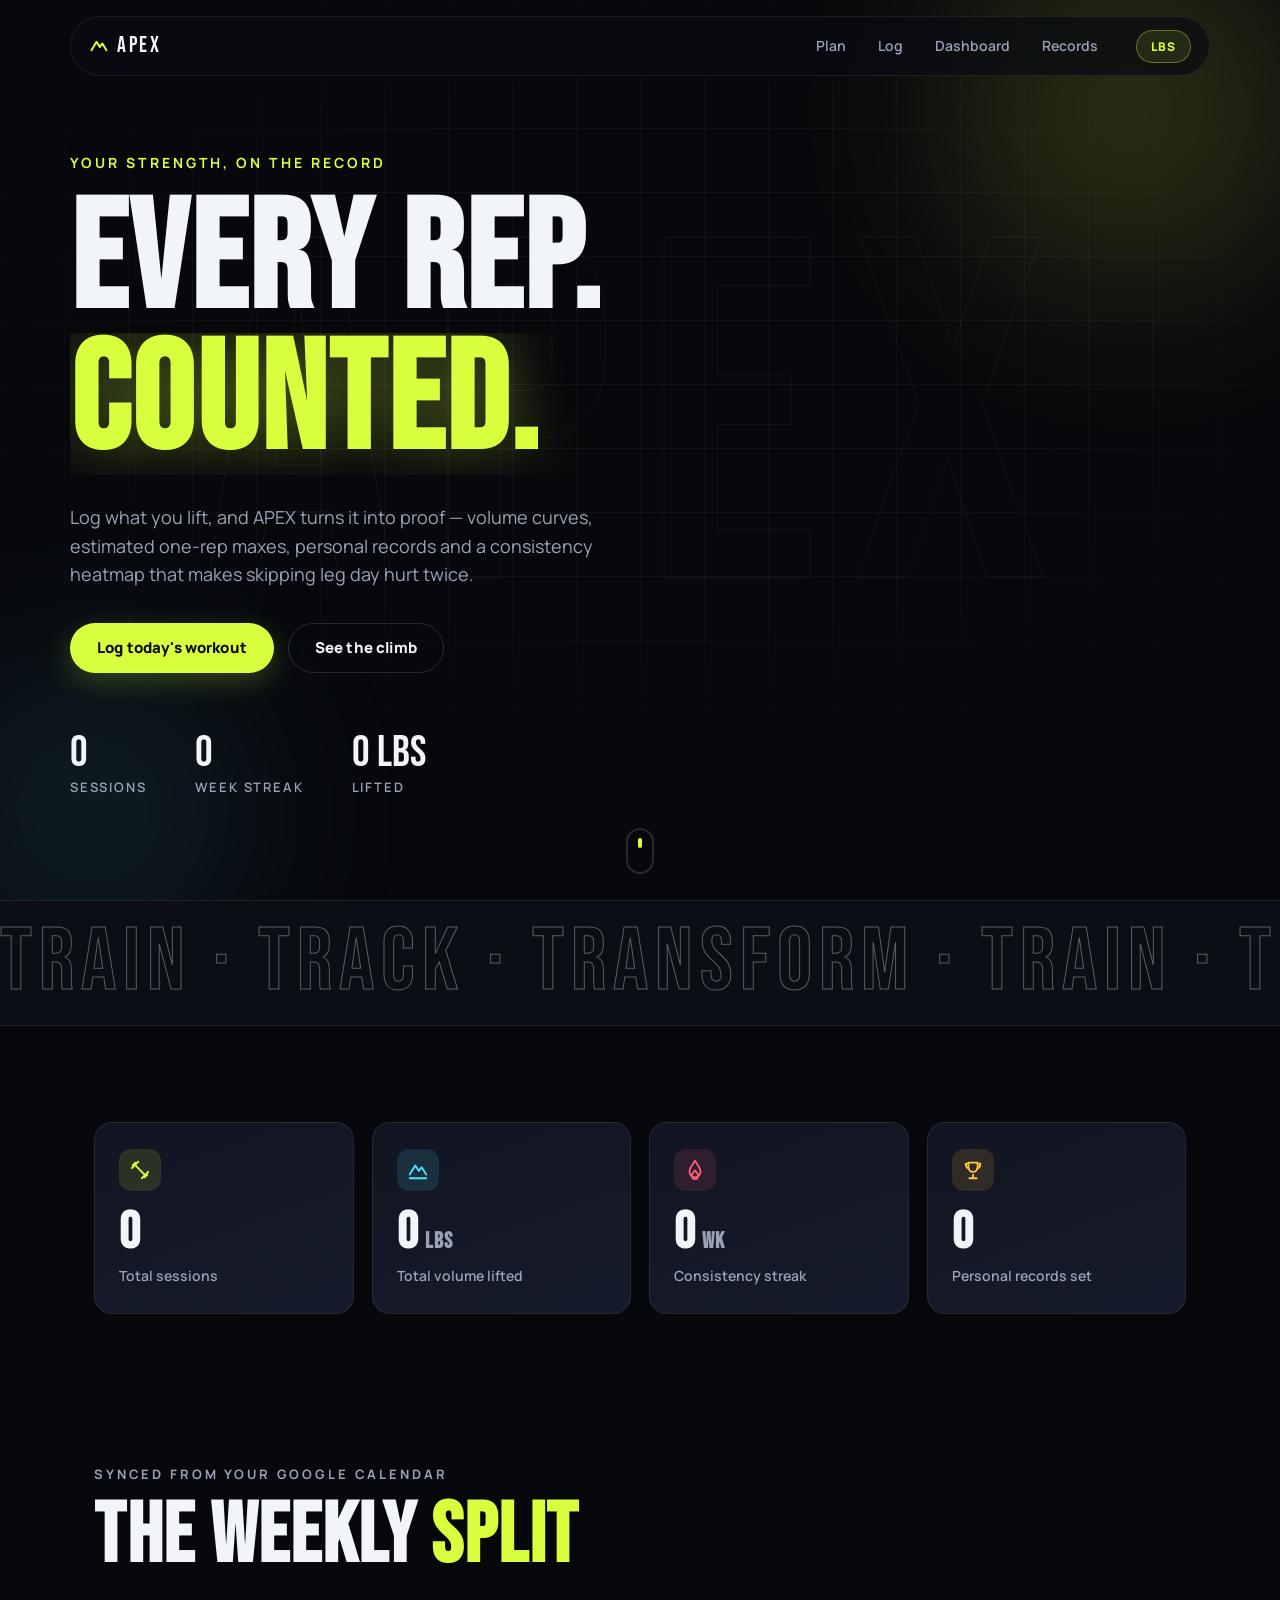
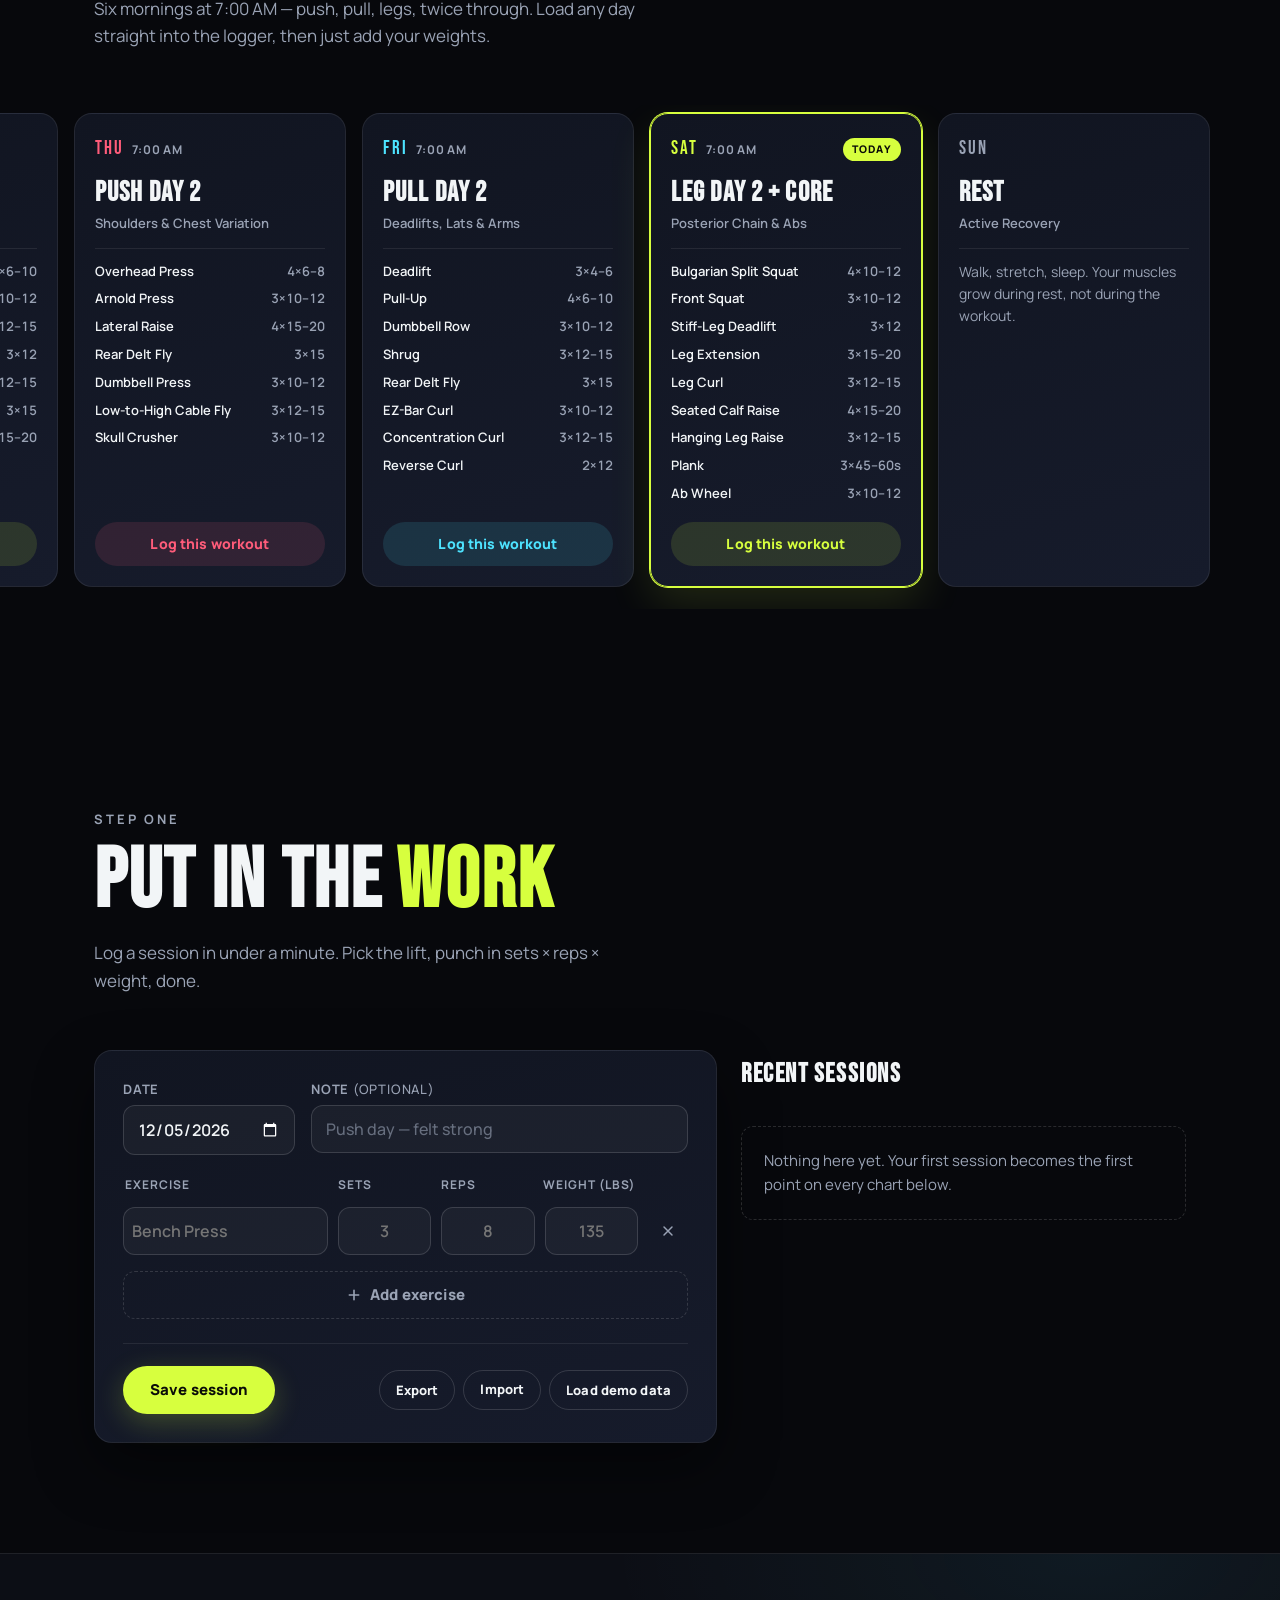
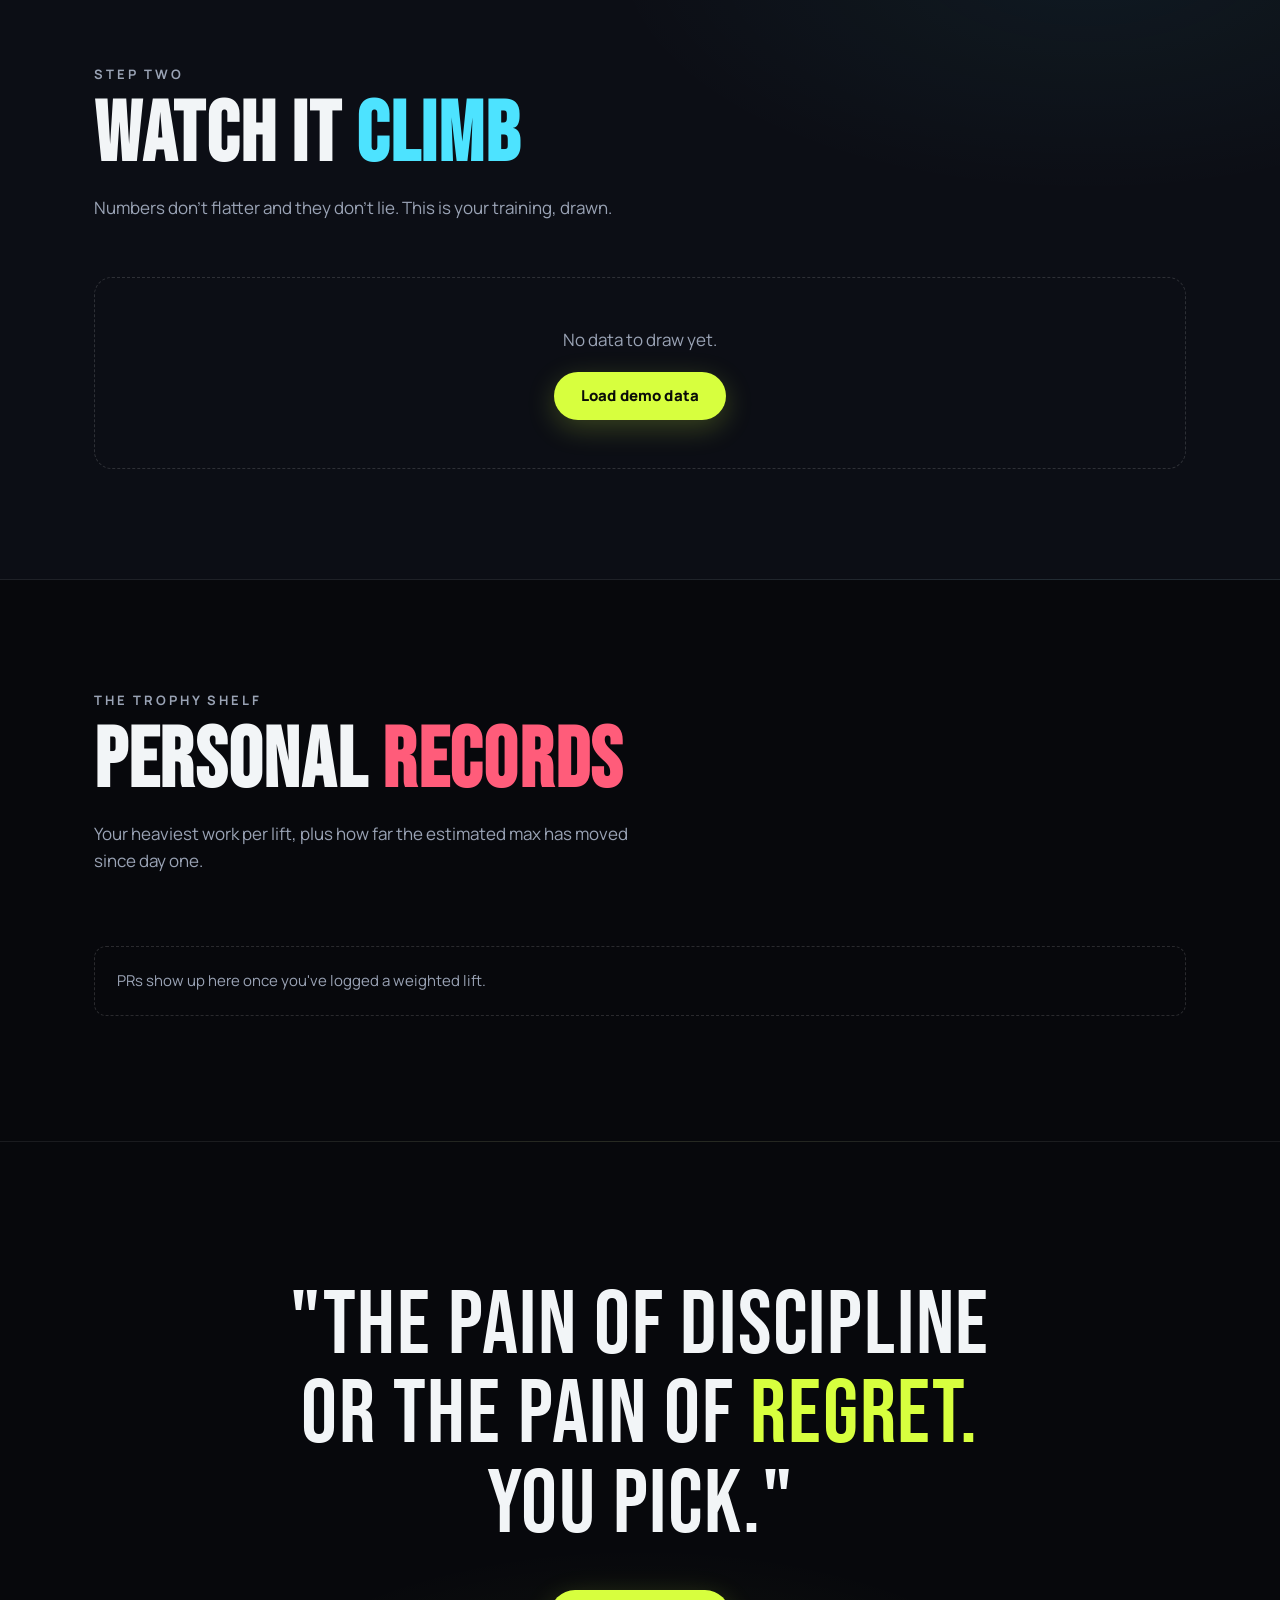
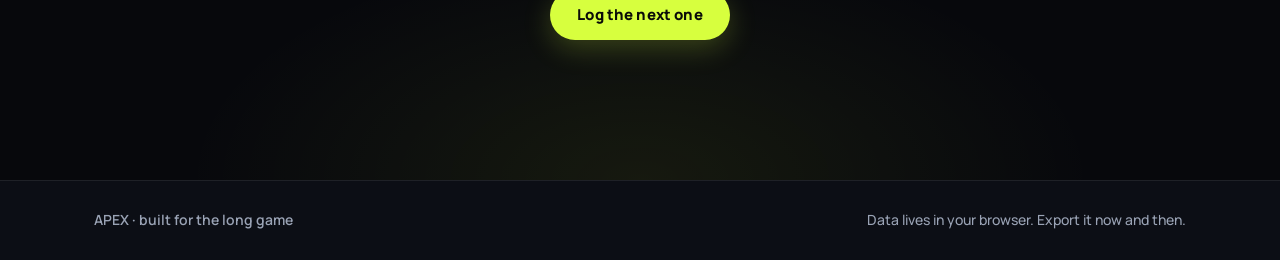
<file: apex/index.html>
<!DOCTYPE html>
<html lang="en">
<head>
  <meta charset="UTF-8" />
  <meta name="viewport" content="width=device-width, initial-scale=1.0, viewport-fit=cover" />
  <meta name="theme-color" content="#07080C" />
  <meta name="description" content="APEX — a beautiful gym progress tracker. Log your workouts, watch your strength curve climb, and stay consistent with charts, PRs, streaks and a training heatmap." />
  <title>APEX — Track the Climb</title>

  <link rel="preconnect" href="https://fonts.googleapis.com" />
  <link rel="preconnect" href="https://fonts.gstatic.com" crossorigin />
  <link href="https://fonts.googleapis.com/css2?family=Bebas+Neue&family=Manrope:wght@400;500;600;700;800&display=swap" rel="stylesheet" />
  <link rel="stylesheet" href="styles.css" />

  <script src="vendor/chart.umd.js"></script>
</head>
<body>
  <div class="scroll-progress" id="scrollProgress" aria-hidden="true"></div>

  <header class="nav" id="nav">
    <a class="nav__brand" href="#top" aria-label="APEX — back to top">
      <svg width="20" height="20" viewBox="0 0 24 24" fill="none" stroke="currentColor" stroke-width="2.4" stroke-linecap="round" stroke-linejoin="round" aria-hidden="true"><path d="M3 17 L9 7 L13 13 L16 9 L21 17"/></svg>
      <span>APEX</span>
    </a>
    <nav class="nav__links" aria-label="Sections">
      <a href="#plan">Plan</a>
      <a href="#log">Log</a>
      <a href="#dashboard">Dashboard</a>
      <a href="#records">Records</a>
    </nav>
    <button class="nav__unit" id="unitToggle" type="button" aria-label="Toggle weight unit">LBS</button>
  </header>

  <main>
    <!-- ============ HERO ============ -->
    <section class="hero" id="top">
      <div class="hero__bg" aria-hidden="true">
        <div class="hero__orb hero__orb--volt" data-speed="0.18"></div>
        <div class="hero__orb hero__orb--cyan" data-speed="0.10"></div>
        <div class="hero__grid"></div>
        <div class="hero__ghost" data-speed="0.32">APEX</div>
      </div>

      <div class="hero__inner">
        <p class="hero__kicker reveal">Your strength, on the record</p>
        <h1 class="hero__title">
          <span class="line-mask"><span class="line">EVERY REP.</span></span>
          <span class="line-mask"><span class="line line--volt">COUNTED.</span></span>
        </h1>
        <p class="hero__sub reveal" style="--d:.25s">
          Log what you lift, and APEX turns it into proof — volume curves, estimated one-rep
          maxes, personal records and a consistency heatmap that makes skipping leg day hurt twice.
        </p>
        <div class="hero__cta reveal" style="--d:.35s">
          <a class="btn btn--volt" href="#log">Log today's workout</a>
          <a class="btn btn--ghost" href="#dashboard">See the climb</a>
        </div>

        <dl class="hero__stats reveal" style="--d:.45s">
          <div><dt>Sessions</dt><dd id="heroSessions">0</dd></div>
          <div><dt>Week streak</dt><dd id="heroStreak">0</dd></div>
          <div><dt>Lifted</dt><dd id="heroVolume">0</dd></div>
        </dl>
      </div>

      <a class="hero__scrollcue" href="#statband" aria-label="Scroll to your numbers">
        <span></span>
      </a>
    </section>

    <!-- ============ MARQUEE ============ -->
    <div class="marquee" aria-hidden="true">
      <div class="marquee__track" id="marqueeTrack">
        TRAIN&nbsp;&middot;&nbsp;TRACK&nbsp;&middot;&nbsp;TRANSFORM&nbsp;&middot;&nbsp;TRAIN&nbsp;&middot;&nbsp;TRACK&nbsp;&middot;&nbsp;TRANSFORM&nbsp;&middot;&nbsp;TRAIN&nbsp;&middot;&nbsp;TRACK&nbsp;&middot;&nbsp;TRANSFORM&nbsp;&middot;
      </div>
    </div>

    <!-- ============ STAT BAND ============ -->
    <section class="statband" id="statband">
      <div class="container">
        <div class="statband__grid">
          <article class="stat reveal" style="--d:0s">
            <span class="stat__icon stat__icon--volt">
              <svg viewBox="0 0 24 24" fill="none" stroke="currentColor" stroke-width="2" stroke-linecap="round" stroke-linejoin="round" aria-hidden="true"><path d="M6.5 6.5 L17.5 17.5"/><path d="M4 7 L7 4"/><path d="M17 20 L20 17"/><path d="M3 10 L10 3"/><path d="M14 21 L21 14"/></svg>
            </span>
            <strong class="stat__num" id="statSessions">0</strong>
            <span class="stat__label">Total sessions</span>
          </article>
          <article class="stat reveal" style="--d:.08s">
            <span class="stat__icon stat__icon--cyan">
              <svg viewBox="0 0 24 24" fill="none" stroke="currentColor" stroke-width="2" stroke-linecap="round" stroke-linejoin="round" aria-hidden="true"><path d="M3 17 L9 7 L13 13 L16 9 L21 17"/><path d="M3 21 L21 21"/></svg>
            </span>
            <strong class="stat__num"><span id="statVolume">0</span><em class="stat__unit" data-unit>lbs</em></strong>
            <span class="stat__label">Total volume lifted</span>
          </article>
          <article class="stat reveal" style="--d:.16s">
            <span class="stat__icon stat__icon--pink">
              <svg viewBox="0 0 24 24" fill="none" stroke="currentColor" stroke-width="2" stroke-linecap="round" stroke-linejoin="round" aria-hidden="true"><path d="M12 2 C9 7 6 9.5 6 14 a6 6 0 0 0 12 0 C18 9.5 15 7 12 2 Z"/><path d="M12 22 a3.5 3.5 0 0 1 -3.5 -3.5 C8.5 16 10 14.8 12 12.5 c2 2.3 3.5 3.5 3.5 6 A3.5 3.5 0 0 1 12 22 Z"/></svg>
            </span>
            <strong class="stat__num"><span id="statStreak">0</span><em class="stat__unit">wk</em></strong>
            <span class="stat__label">Consistency streak</span>
          </article>
          <article class="stat reveal" style="--d:.24s">
            <span class="stat__icon stat__icon--amber">
              <svg viewBox="0 0 24 24" fill="none" stroke="currentColor" stroke-width="2" stroke-linecap="round" stroke-linejoin="round" aria-hidden="true"><path d="M8 21 L16 21"/><path d="M12 17 L12 21"/><path d="M7 4 L17 4 L17 9 a5 5 0 0 1 -10 0 Z"/><path d="M17 5 h3 a0 0 0 0 1 0 0 c0 3 -1.5 5 -3.5 5.5"/><path d="M7 5 H4 c0 3 1.5 5 3.5 5.5"/></svg>
            </span>
            <strong class="stat__num" id="statPRs">0</strong>
            <span class="stat__label">Personal records set</span>
          </article>
        </div>
      </div>
    </section>

    <!-- ============ PLAN ============ -->
    <section class="section section--plan" id="plan">
      <div class="container">
        <header class="section__head">
          <p class="section__kicker reveal">Synced from your Google Calendar</p>
          <h2 class="section__title"><span class="line-mask"><span class="line">THE WEEKLY <span class="t-volt">SPLIT</span></span></span></h2>
          <p class="section__sub reveal">Six mornings at 7:00 AM — push, pull, legs, twice through. Load any day straight into the logger, then just add your weights.</p>
        </header>
      </div>
      <div class="plan-track" id="planTrack" role="list" aria-label="Weekly workout plan"></div>
    </section>

    <!-- ============ LOG ============ -->
    <section class="section" id="log">
      <div class="container">
        <header class="section__head">
          <p class="section__kicker reveal">Step one</p>
          <h2 class="section__title"><span class="line-mask"><span class="line">PUT IN THE <span class="t-volt">WORK</span></span></span></h2>
          <p class="section__sub reveal">Log a session in under a minute. Pick the lift, punch in sets &times; reps &times; weight, done.</p>
        </header>

        <div class="log__grid">
          <form class="card log__form reveal" id="workoutForm" novalidate>
            <div class="log__row">
              <div class="field">
                <label for="sessionDate">Date</label>
                <input type="date" id="sessionDate" required />
              </div>
              <div class="field field--grow">
                <label for="sessionNote">Note <span class="t-muted">(optional)</span></label>
                <input type="text" id="sessionNote" maxlength="80" placeholder="Push day — felt strong" />
              </div>
            </div>

            <div class="entries" id="entries"></div>

            <button type="button" class="btn btn--dashed" id="addEntry">
              <svg width="16" height="16" viewBox="0 0 24 24" fill="none" stroke="currentColor" stroke-width="2.4" stroke-linecap="round" aria-hidden="true"><path d="M12 5v14M5 12h14"/></svg>
              Add exercise
            </button>

            <div class="log__actions">
              <button type="submit" class="btn btn--volt">Save session</button>
              <div class="log__data">
                <button type="button" class="btn btn--ghost btn--sm" id="exportBtn">Export</button>
                <label class="btn btn--ghost btn--sm" for="importFile">Import<input type="file" id="importFile" accept=".json,application/json" hidden /></label>
                <button type="button" class="btn btn--ghost btn--sm" id="demoBtn">Load demo data</button>
              </div>
            </div>
          </form>

          <aside class="log__history reveal" style="--d:.12s">
            <h3 class="log__history-title">Recent sessions</h3>
            <ol class="history" id="historyList"></ol>
            <p class="history__empty" id="historyEmpty">Nothing here yet. Your first session becomes the first point on every chart below.</p>
          </aside>
        </div>
      </div>
    </section>

    <!-- ============ DASHBOARD ============ -->
    <section class="section section--alt" id="dashboard">
      <div class="container">
        <header class="section__head">
          <p class="section__kicker reveal">Step two</p>
          <h2 class="section__title"><span class="line-mask"><span class="line">WATCH IT <span class="t-cyan">CLIMB</span></span></span></h2>
          <p class="section__sub reveal">Numbers don't flatter and they don't lie. This is your training, drawn.</p>
        </header>

        <div class="charts" id="charts">
          <article class="card chart-card chart-card--wide reveal">
            <header class="chart-card__head">
              <div>
                <h3>Weekly volume</h3>
                <p>Total weight moved per week (sets &times; reps &times; weight)</p>
              </div>
            </header>
            <div class="chart-card__body"><canvas id="volumeChart" role="img" aria-label="Area chart of total training volume per week"></canvas></div>
          </article>

          <article class="card chart-card reveal" style="--d:.08s">
            <header class="chart-card__head">
              <div>
                <h3>Sessions per week</h3>
                <p>Showing up is the whole game</p>
              </div>
            </header>
            <div class="chart-card__body"><canvas id="freqChart" role="img" aria-label="Bar chart of gym sessions per week"></canvas></div>
          </article>

          <article class="card chart-card reveal" style="--d:.16s">
            <header class="chart-card__head">
              <div>
                <h3>Muscle split</h3>
                <p>Share of volume by muscle group</p>
              </div>
            </header>
            <div class="chart-card__body chart-card__body--donut"><canvas id="splitChart" role="img" aria-label="Doughnut chart of training volume by muscle group"></canvas></div>
          </article>

          <article class="card chart-card chart-card--wide reveal">
            <header class="chart-card__head">
              <div>
                <h3>Strength curve</h3>
                <p>Estimated one-rep max over time (Epley formula)</p>
              </div>
              <div class="field field--inline">
                <label class="sr-only" for="exerciseSelect">Exercise</label>
                <select id="exerciseSelect"></select>
              </div>
            </header>
            <div class="chart-card__body"><canvas id="e1rmChart" role="img" aria-label="Line chart of estimated one-rep max over time for the selected exercise"></canvas></div>
          </article>

          <article class="card chart-card chart-card--wide reveal">
            <header class="chart-card__head">
              <div>
                <h3>Consistency heatmap</h3>
                <p>Last 26 weeks — darker cell, bigger day</p>
              </div>
            </header>
            <div class="heatmap-wrap">
              <div class="heatmap" id="heatmap" role="img" aria-label="Calendar heatmap of training days over the last 26 weeks"></div>
              <div class="heatmap__legend" aria-hidden="true">
                <span>Rest</span>
                <i class="hm-0"></i><i class="hm-1"></i><i class="hm-2"></i><i class="hm-3"></i><i class="hm-4"></i>
                <span>Big day</span>
                <i class="hm-sched"></i>
                <span>Scheduled</span>
              </div>
            </div>
          </article>
        </div>

        <div class="charts__empty" id="chartsEmpty" hidden>
          <p>No data to draw yet.</p>
          <button type="button" class="btn btn--volt" id="demoBtn2">Load demo data</button>
        </div>
      </div>
    </section>

    <!-- ============ RECORDS ============ -->
    <section class="section" id="records">
      <div class="container">
        <header class="section__head">
          <p class="section__kicker reveal">The trophy shelf</p>
          <h2 class="section__title"><span class="line-mask"><span class="line">PERSONAL <span class="t-pink">RECORDS</span></span></span></h2>
          <p class="section__sub reveal">Your heaviest work per lift, plus how far the estimated max has moved since day one.</p>
        </header>
        <div class="pr-grid" id="prGrid"></div>
        <p class="history__empty" id="prEmpty">PRs show up here once you've logged a weighted lift.</p>
      </div>
    </section>

    <!-- ============ QUOTE ============ -->
    <section class="quote">
      <div class="container">
        <blockquote class="quote__text">
          <span class="line-mask"><span class="line">"THE PAIN OF DISCIPLINE</span></span>
          <span class="line-mask"><span class="line">OR THE PAIN OF <span class="t-volt">REGRET.</span></span></span>
          <span class="line-mask"><span class="line">YOU PICK."</span></span>
        </blockquote>
        <a class="btn btn--volt reveal" href="#log" style="--d:.3s">Log the next one</a>
      </div>
    </section>

    <footer class="footer">
      <div class="container footer__inner">
        <span>APEX &middot; built for the long game</span>
        <span class="t-muted">Data lives in your browser. Export it now and then.</span>
      </div>
    </footer>
  </main>

  <div class="toast" id="toast" role="status" aria-live="polite"></div>

  <script src="app.js"></script>
</body>
</html>
</file>
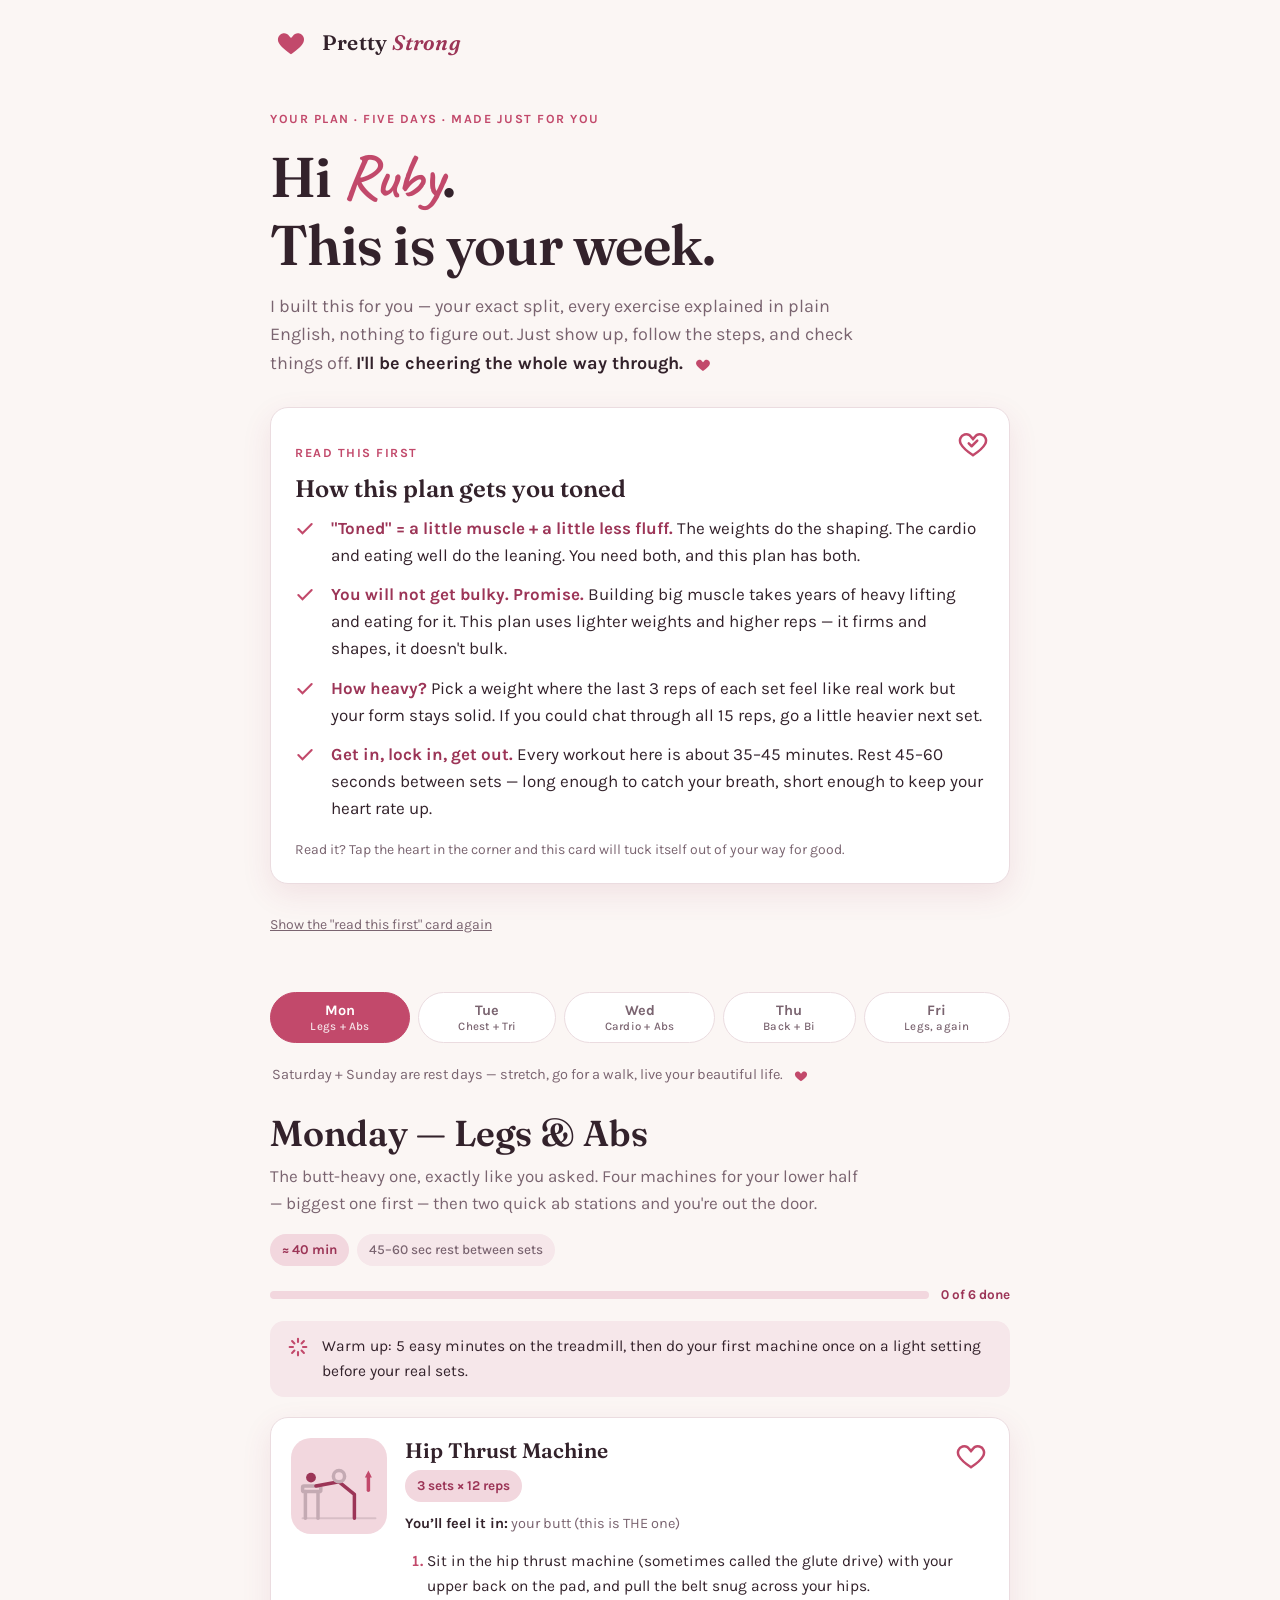
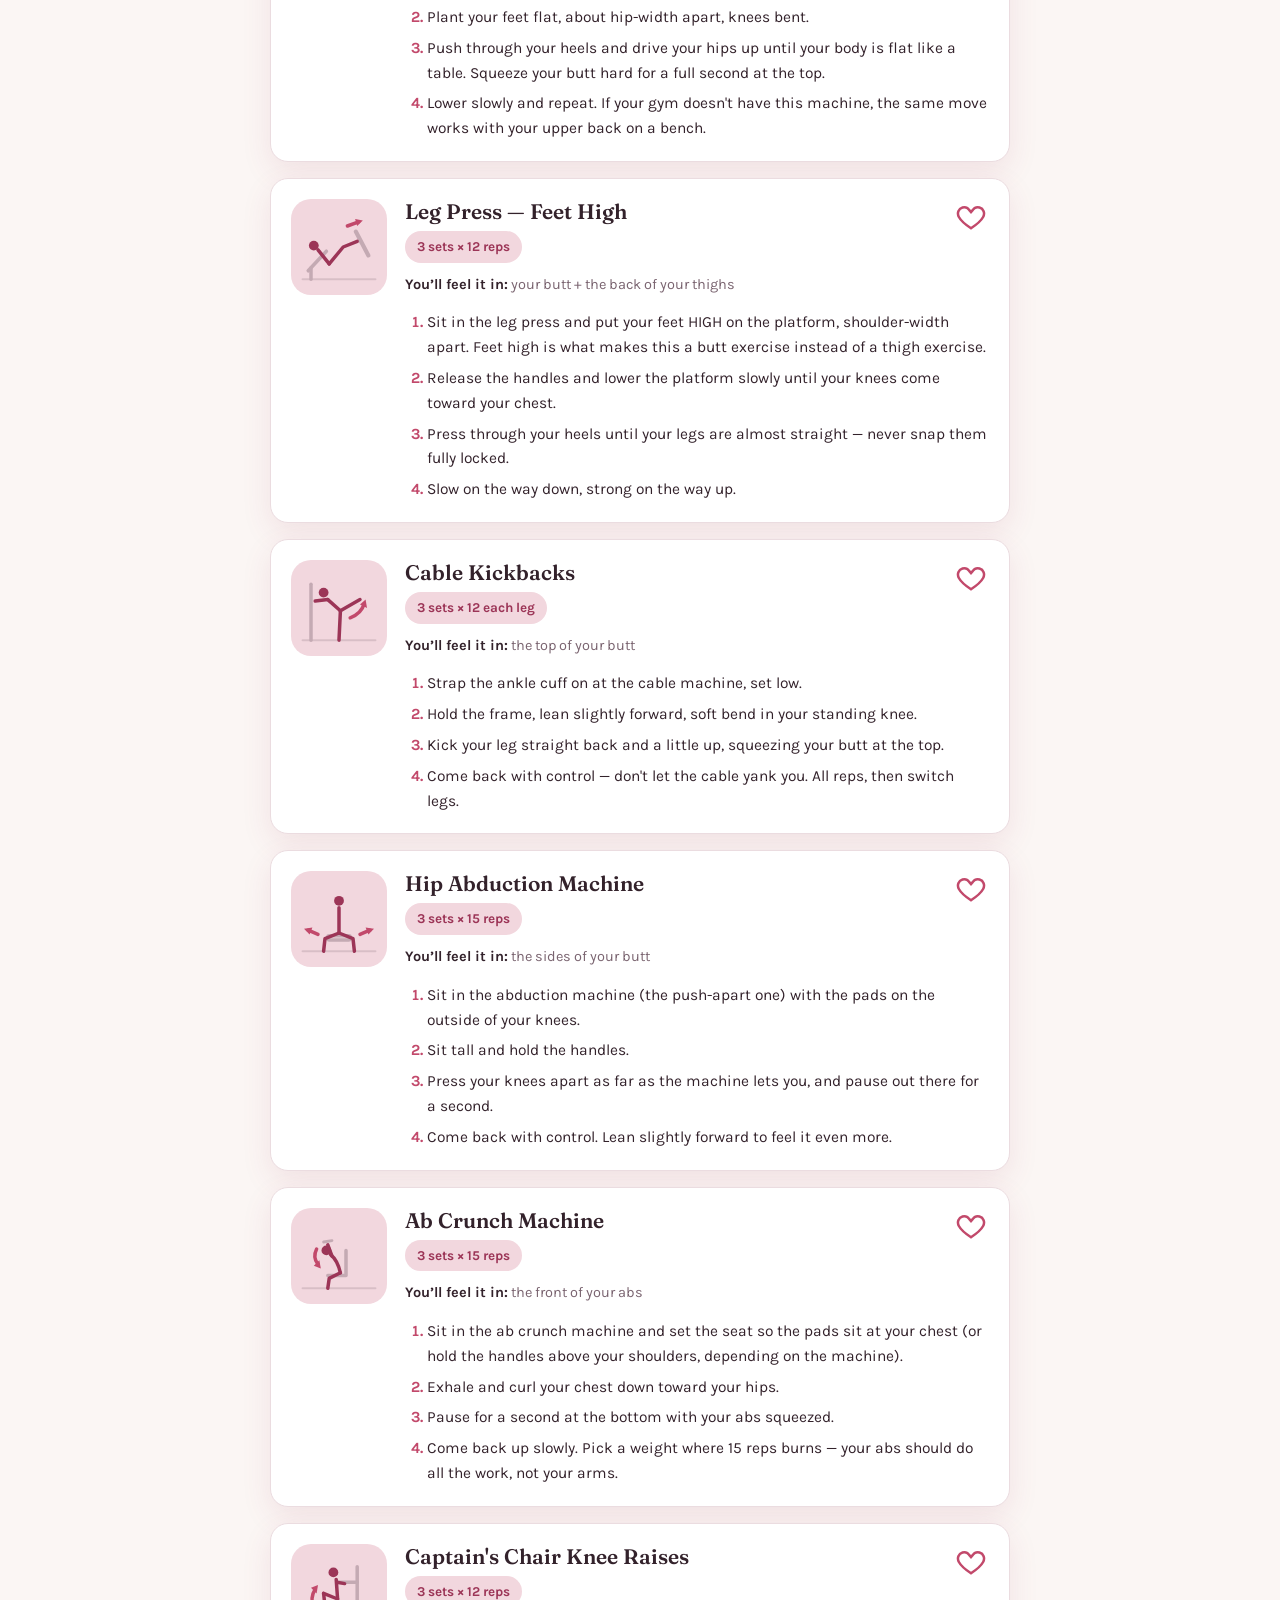
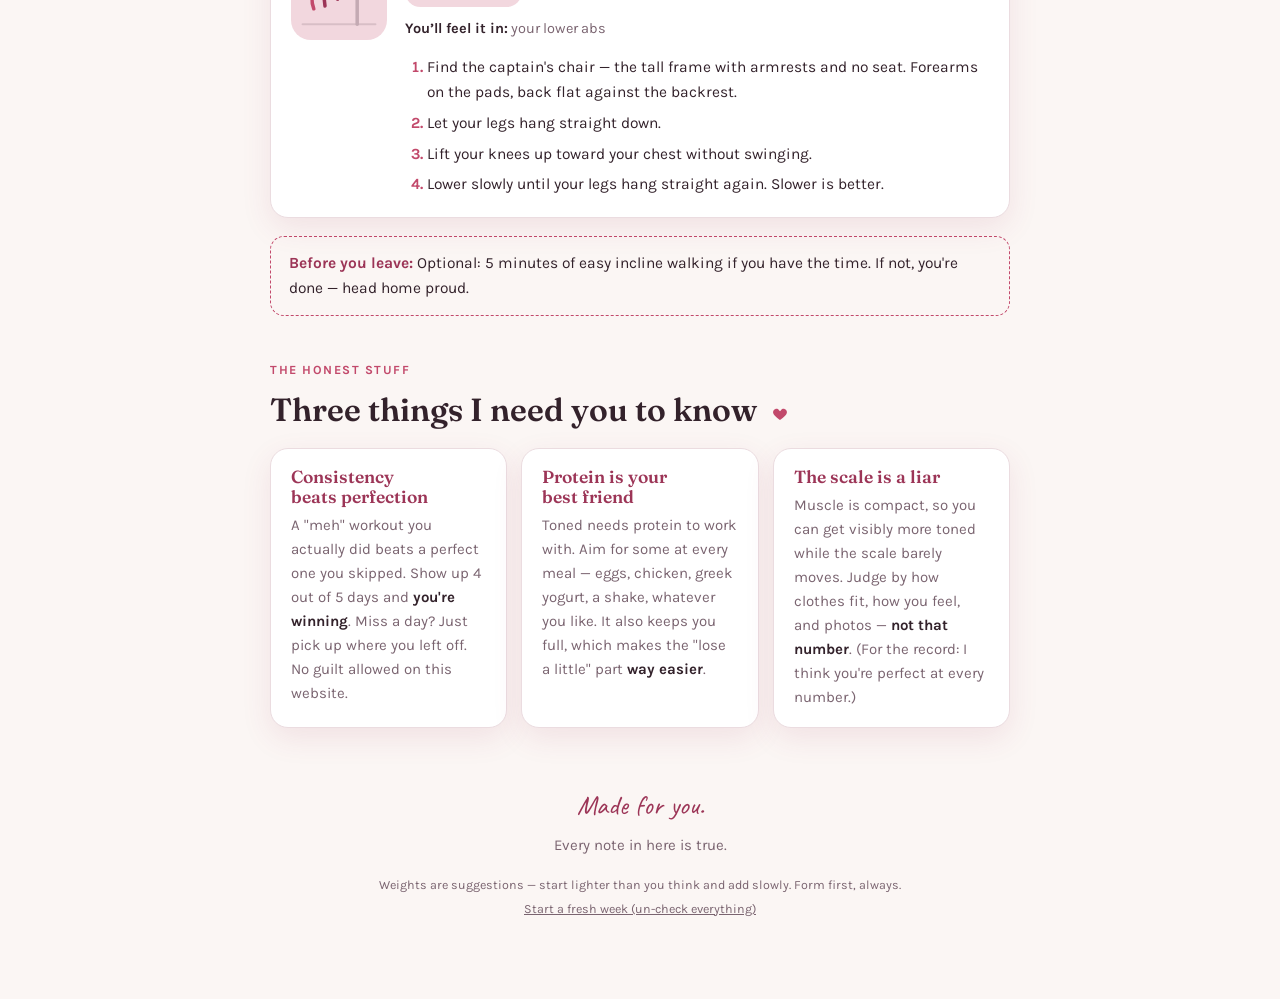
<file: for-you/index.html>
<!DOCTYPE html>
<html lang="en">
<head>
<meta charset="UTF-8" />
<meta name="viewport" content="width=device-width, initial-scale=1.0, viewport-fit=cover" />
<meta name="color-scheme" content="light dark" />
<!-- ARTIFACT-HEAD -->
<title>Pretty Strong</title>
<link rel="preconnect" href="https://fonts.googleapis.com" />
<link rel="preconnect" href="https://fonts.gstatic.com" crossorigin />
<link href="https://fonts.googleapis.com/css2?family=Fraunces:ital,opsz,wght@0,9..144,400;0,9..144,500;0,9..144,600;1,9..144,400;1,9..144,500&family=Karla:wght@400;500;700&family=Caveat:wght@500;600;700&display=swap" rel="stylesheet" />
<style>
  :root {
    --bg: #FBF6F4;
    --surface: #FFFFFF;
    --surface-2: #F6E7EA;
    --ink: #33222B;
    --muted: #7A6470;
    --accent: #C2496B;
    --accent-deep: #9C3557;
    --accent-soft: #F2D7DE;
    --good: #5F8A69;
    --good-soft: #E3EEE5;
    --line: #EBDCE0;
    --fig: #9C3557;
    --equip: #C4AAB3;
    --note-paper: #FFF4CD;
    --note-ink: #4A3A20;
    --note-shadow: rgba(120, 80, 40, 0.25);
    --shadow: 0 10px 30px rgba(156, 53, 87, 0.10);
    --radius: 18px;
  }
  @media (prefers-color-scheme: dark) {
    :root:not([data-theme="light"]) {
      --bg: #221822;
      --surface: #2C1F2B;
      --surface-2: #372637;
      --ink: #F5E9EE;
      --muted: #BCA2AF;
      --accent: #E4738F;
      --accent-deep: #EE9DB3;
      --accent-soft: #4A2C3A;
      --good: #8FB398;
      --good-soft: #2E3B31;
      --line: #4A3644;
      --fig: #EE9DB3;
      --equip: #7C6572;
      --shadow: 0 10px 30px rgba(0, 0, 0, 0.35);
    }
  }
  :root[data-theme="dark"] {
    --bg: #221822;
    --surface: #2C1F2B;
    --surface-2: #372637;
    --ink: #F5E9EE;
    --muted: #BCA2AF;
    --accent: #E4738F;
    --accent-deep: #EE9DB3;
    --accent-soft: #4A2C3A;
    --good: #8FB398;
    --good-soft: #2E3B31;
    --line: #4A3644;
    --fig: #EE9DB3;
    --equip: #7C6572;
    --shadow: 0 10px 30px rgba(0, 0, 0, 0.35);
  }

  * { box-sizing: border-box; }
  html { scroll-behavior: smooth; }
  body {
    margin: 0;
    background: var(--bg);
    color: var(--ink);
    font-family: 'Karla', 'Segoe UI', system-ui, sans-serif;
    font-size: 17px;
    line-height: 1.6;
    -webkit-text-size-adjust: 100%;
  }
  .wrap {
    max-width: 780px;
    margin: 0 auto;
    padding-inline: 20px;
    padding-block: 0 64px;
  }

  h1, h2, h3 {
    font-family: 'Fraunces', Georgia, serif;
    font-weight: 600;
    line-height: 1.15;
    margin: 0;
    text-wrap: balance;
  }
  .hand { font-family: 'Caveat', 'Comic Sans MS', cursive; }

  .eyebrow {
    font-size: 12.5px;
    font-weight: 700;
    letter-spacing: 0.12em;
    text-transform: uppercase;
    color: var(--accent);
  }

  /* ---------- Header ---------- */
  .top {
    display: flex;
    align-items: center;
    gap: 10px;
    padding-block: 22px 6px;
  }
  .logo-heart {
    background: none;
    border: 0;
    padding: 6px;
    margin: 0;
    cursor: pointer;
    line-height: 0;
    border-radius: 50%;
    transition: transform 200ms ease;
  }
  .logo-heart:hover { transform: scale(1.12); }
  .logo-heart:focus-visible, button:focus-visible, .daybtn:focus-visible {
    outline: 3px solid var(--accent);
    outline-offset: 2px;
  }
  .brand {
    font-family: 'Fraunces', Georgia, serif;
    font-weight: 600;
    font-size: 21px;
    letter-spacing: 0.01em;
  }
  .brand em { font-style: italic; color: var(--accent-deep); }

  /* ---------- Hero ---------- */
  .hero { padding-block: 26px 8px; }
  .hero h1 {
    font-size: clamp(38px, 7vw, 56px);
    letter-spacing: -0.01em;
  }
  .hero h1 .script {
    font-family: 'Caveat', cursive;
    font-weight: 600;
    color: var(--accent);
    font-size: 1.12em;
  }
  .hero .sub {
    margin-top: 14px;
    max-width: 56ch;
    color: var(--muted);
    font-size: 18px;
  }
  .hero .sub strong { color: var(--ink); }

  /* ---------- Cards ---------- */
  .card {
    background: var(--surface);
    border: 1px solid var(--line);
    border-radius: var(--radius);
    box-shadow: var(--shadow);
    padding: 22px 24px;
  }
  .intro-card { position: relative; margin-top: 26px; }
  .intro-dismiss {
    position: absolute;
    top: 14px;
    right: 14px;
    width: 44px;
    height: 44px;
    display: grid;
    place-items: center;
    background: none;
    border: 0;
    padding: 0;
    cursor: pointer;
    border-radius: 50%;
    transition: transform 200ms ease;
  }
  .intro-dismiss:hover { transform: scale(1.15); }
  .intro-hint {
    margin: 16px 0 0;
    font-size: 14px;
    color: var(--muted);
  }
  .intro-restore {
    display: block;
    margin-top: 26px;
    background: none;
    border: 0;
    color: var(--muted);
    font: inherit;
    font-size: 14px;
    text-decoration: underline;
    cursor: pointer;
    padding: 4px 0;
  }
  .intro-card h2 { font-size: 24px; margin-bottom: 6px; }
  .intro-card ul {
    margin: 12px 0 0;
    padding-left: 0;
    list-style: none;
    display: grid;
    gap: 12px;
  }
  .intro-card li {
    display: grid;
    grid-template-columns: 26px 1fr;
    gap: 10px;
    align-items: start;
  }
  .intro-card li svg { margin-top: 4px; }
  .intro-card li strong { color: var(--accent-deep); }

  /* ---------- Day nav ---------- */
  .days {
    position: sticky;
    top: env(safe-area-inset-top, 0px);
    z-index: 30;
    background: var(--bg);
    padding-block: 14px 12px;
    margin-top: 30px;
    display: flex;
    gap: 8px;
    overflow-x: auto;
    scrollbar-width: none;
  }
  .days::-webkit-scrollbar { display: none; }
  .daybtn {
    flex: 1 0 auto;
    font-family: 'Karla', sans-serif;
    font-weight: 700;
    font-size: 14.5px;
    color: var(--muted);
    background: var(--surface);
    border: 1.5px solid var(--line);
    border-radius: 999px;
    padding: 9px 16px;
    cursor: pointer;
    transition: color 200ms ease, background 200ms ease, border-color 200ms ease;
    white-space: nowrap;
  }
  .daybtn small { display: block; font-weight: 500; font-size: 11.5px; letter-spacing: 0.02em; }
  .daybtn:hover { border-color: var(--accent); color: var(--accent-deep); }
  .daybtn[aria-selected="true"] {
    background: var(--accent);
    border-color: var(--accent);
    color: #fff;
  }
  .daybtn[aria-selected="true"] small { color: rgba(255,255,255,0.85); }
  .weekend-note {
    margin: 6px 2px 0;
    font-size: 14.5px;
    color: var(--muted);
  }

  /* ---------- Day panel ---------- */
  .dayhead { margin: 22px 0 6px; }
  .dayhead h2 { font-size: clamp(28px, 5vw, 36px); }
  .dayhead .why {
    margin-top: 8px;
    color: var(--muted);
    max-width: 60ch;
  }
  .day-meta {
    display: flex;
    flex-wrap: wrap;
    gap: 8px;
    margin-top: 14px;
  }
  .chip {
    font-size: 13.5px;
    font-weight: 700;
    padding: 5px 12px;
    border-radius: 999px;
    background: var(--accent-soft);
    color: var(--accent-deep);
    display: inline-flex;
    align-items: center;
    gap: 6px;
  }
  .chip.calm { background: var(--surface-2); color: var(--muted); font-weight: 500; }

  .progress-line {
    display: flex;
    align-items: center;
    gap: 12px;
    margin: 18px 0 4px;
  }
  .progress-track {
    flex: 1;
    height: 8px;
    border-radius: 99px;
    background: var(--accent-soft);
    overflow: hidden;
  }
  .progress-fill {
    height: 100%;
    width: 0%;
    border-radius: 99px;
    background: var(--accent);
    transition: width 400ms ease;
  }
  .progress-label {
    font-size: 13.5px;
    font-weight: 700;
    color: var(--accent-deep);
    font-variant-numeric: tabular-nums;
    white-space: nowrap;
  }

  .warmup {
    margin-top: 16px;
    background: var(--surface-2);
    border-radius: 14px;
    padding: 13px 18px;
    font-size: 15.5px;
    color: var(--ink);
    display: grid;
    grid-template-columns: 24px 1fr;
    gap: 10px;
    align-items: start;
  }
  .warmup svg { margin-top: 3px; }

  .exlist {
    list-style: none;
    margin: 20px 0 0;
    padding: 0;
    display: grid;
    gap: 16px;
  }

  .ex {
    position: relative;
    padding: 20px;
    display: grid;
    grid-template-columns: 96px 1fr;
    gap: 18px;
    align-items: start;
    transition: border-color 250ms ease;
  }
  .ex.done { border-color: var(--good); }
  .exi {
    width: 96px;
    height: 96px;
    border-radius: 20px;
    background: var(--accent-soft);
    display: grid;
    place-items: center;
    transition: background 250ms ease;
  }
  .ex.done .exi { background: var(--good-soft); }
  .exi svg { width: 84px; height: 84px; display: block; }
  .exi .f { stroke: var(--fig); }
  .exi .hd { fill: var(--fig); stroke: none; }
  .exi .e { stroke: var(--equip); }
  .exi .a { stroke: var(--accent); }
  .exi .ah { fill: var(--accent); stroke: none; }
  .ex.done .exi .f { stroke: var(--good); }
  .ex.done .exi .hd { fill: var(--good); }

  .ex h3 { font-size: 21px; padding-right: 44px; }
  .ex .meta {
    display: flex;
    flex-wrap: wrap;
    gap: 6px;
    margin-top: 8px;
  }
  .ex .feel {
    margin-top: 10px;
    font-size: 14.5px;
    color: var(--muted);
  }
  .ex .feel strong { color: var(--ink); font-weight: 700; }
  .steps {
    margin: 12px 0 0;
    padding-left: 22px;
    font-size: 15.5px;
    display: grid;
    gap: 6px;
  }
  .steps li::marker { color: var(--accent); font-weight: 700; }

  /* heart checkbox */
  .donebox {
    position: absolute;
    top: 16px;
    right: 16px;
    width: 44px;
    height: 44px;
    display: grid;
    place-items: center;
    cursor: pointer;
  }
  .donebox input {
    position: absolute;
    opacity: 0;
    width: 44px;
    height: 44px;
    margin: 0;
    cursor: pointer;
  }
  .donebox .h-off, .donebox .h-on { grid-area: 1 / 1; transition: opacity 200ms ease, transform 200ms ease; }
  .donebox .h-on { opacity: 0; transform: scale(0.6); }
  .donebox input:checked ~ .h-on { opacity: 1; transform: scale(1); }
  .donebox input:checked ~ .h-off { opacity: 0; }
  .donebox:hover .h-off { transform: scale(1.1); }
  .donebox input:focus-visible ~ .h-off { outline: 3px solid var(--accent); outline-offset: 3px; border-radius: 50%; }

  .finisher {
    margin-top: 18px;
    padding: 14px 18px;
    border-radius: 14px;
    border: 1.5px dashed var(--accent);
    font-size: 15.5px;
    color: var(--ink);
    background: transparent;
  }
  .finisher strong { color: var(--accent-deep); }

  /* ---------- Cardio special ---------- */
  .cardio-main { position: relative; margin-top: 20px; }
  .cardio-main h3 { font-size: 22px; }
  .cardio-main .big-line {
    font-family: 'Fraunces', Georgia, serif;
    font-size: clamp(26px, 5vw, 34px);
    color: var(--accent-deep);
    margin: 10px 0 4px;
    font-variant-numeric: tabular-nums;
  }
  .cardio-main p { margin: 8px 0 0; font-size: 15.5px; }
  .cardio-main .or {
    margin-top: 12px;
    font-size: 14.5px;
    color: var(--muted);
  }

  /* ---------- Truth section ---------- */
  .truth { margin-top: 44px; }
  .truth h2 { font-size: clamp(26px, 5vw, 32px); }
  .truth-grid {
    margin-top: 18px;
    display: grid;
    grid-template-columns: repeat(auto-fit, minmax(210px, 1fr));
    gap: 14px;
  }
  .truth-grid .card { padding: 18px 20px; }
  .truth-grid h3 { font-size: 17.5px; color: var(--accent-deep); margin-bottom: 6px; }
  .truth-grid p { margin: 0; font-size: 15px; color: var(--muted); }
  .truth-grid p strong { color: var(--ink); }

  /* ---------- Footer ---------- */
  .foot {
    margin-top: 56px;
    text-align: center;
    color: var(--muted);
    font-size: 15px;
  }
  .foot .hand { font-size: 27px; color: var(--accent-deep); display: block; margin-bottom: 6px; }
  .foot .tiny { font-size: 12.5px; margin-top: 18px; }
  .foot button.linky {
    background: none;
    border: 0;
    color: var(--muted);
    font: inherit;
    font-size: 12.5px;
    text-decoration: underline;
    cursor: pointer;
    padding: 4px;
  }

  /* ---------- Sticky notes (the easter eggs) ---------- */
  .note-stack {
    position: fixed;
    right: 18px;
    bottom: calc(18px + env(safe-area-inset-bottom, 0px));
    z-index: 90;
    display: flex;
    flex-direction: column;
    gap: 10px;
    align-items: flex-end;
    pointer-events: none;
  }
  .note {
    pointer-events: auto;
    width: min(300px, calc(100vw - 48px));
    background: var(--note-paper);
    color: var(--note-ink);
    padding: 18px 20px 14px;
    border-radius: 4px;
    box-shadow: 0 12px 26px var(--note-shadow);
    transform: rotate(-2deg);
    font-family: 'Caveat', cursive;
    font-size: 21px;
    line-height: 1.3;
    font-weight: 600;
    cursor: pointer;
    border: 0;
    text-align: left;
    animation: note-in 450ms cubic-bezier(0.2, 0.9, 0.3, 1.2) both;
    position: relative;
  }
  .note:nth-child(even) { transform: rotate(1.6deg); }
  .note::before {
    content: "";
    position: absolute;
    top: -9px;
    left: 50%;
    width: 74px;
    height: 20px;
    transform: translateX(-50%) rotate(-1deg);
    background: rgba(226, 132, 158, 0.5);
    border-radius: 2px;
  }
  .note.leaving { animation: note-out 300ms ease both; }
  @keyframes note-in {
    from { opacity: 0; transform: translateY(24px) rotate(-6deg); }
  }
  @keyframes note-out {
    to { opacity: 0; transform: translateY(14px) scale(0.95); }
  }

  /* ---------- Day-complete overlay ---------- */
  .celebrate {
    position: fixed;
    inset: 0;
    z-index: 120;
    display: grid;
    place-items: center;
    background: color-mix(in srgb, var(--bg) 88%, transparent);
    backdrop-filter: blur(4px);
    padding: 24px;
  }
  .celebrate[hidden] { display: none; }
  .celebrate .card {
    max-width: 430px;
    text-align: center;
    padding: 34px 30px;
    animation: note-in 500ms cubic-bezier(0.2, 0.9, 0.3, 1.2) both;
  }
  .celebrate .hand { font-size: 30px; line-height: 1.25; color: var(--ink); }
  .celebrate .eyebrow { display: block; margin-bottom: 12px; }
  .celebrate button.cta {
    margin-top: 22px;
    background: var(--accent);
    color: #fff;
    border: 0;
    border-radius: 999px;
    padding: 12px 26px;
    font-family: 'Karla', sans-serif;
    font-weight: 700;
    font-size: 16px;
    cursor: pointer;
    transition: background 200ms ease;
  }
  .celebrate button.cta:hover { background: var(--accent-deep); }

  /* falling hearts */
  .confetti-heart {
    position: fixed;
    top: -30px;
    z-index: 110;
    pointer-events: none;
    animation: fall linear both;
  }
  @keyframes fall {
    to { transform: translateY(110vh) rotate(300deg); opacity: 0.7; }
  }

  /* hidden clickable hearts */
  .hidden-heart {
    background: none;
    border: 0;
    padding: 8px;
    cursor: pointer;
    line-height: 0;
    display: inline-block;
    vertical-align: middle;
    animation: bob 3.2s ease-in-out infinite;
    border-radius: 50%;
  }
  .hidden-heart:hover { animation-play-state: paused; transform: scale(1.25); }
  @keyframes bob {
    0%, 100% { transform: translateY(0); }
    50% { transform: translateY(-5px); }
  }

  @media (max-width: 520px) {
    .ex { grid-template-columns: 1fr; }
    .exi { width: 84px; height: 84px; }
    .exi svg { width: 74px; height: 74px; }
    .note-stack { right: 50%; transform: translateX(50%); align-items: center; }
  }
  @media (prefers-reduced-motion: reduce) {
    html { scroll-behavior: auto; }
    .note, .celebrate .card { animation-duration: 1ms; }
    .hidden-heart { animation: none; }
    .confetti-heart { display: none; }
  }
</style>
<!-- /ARTIFACT-HEAD -->
</head>
<body>
<!-- ARTIFACT-BODY -->
<div class="wrap">

  <header class="top">
    <button class="logo-heart" id="logoHeart" aria-label="A heart. Click it and see." title="Click me">
      <svg width="30" height="30" viewBox="0 0 24 24" fill="var(--accent)" aria-hidden="true"><path d="M12 21s-7.5-4.9-9.7-9C.6 8.9 2 5.3 5.2 4.4c2-.6 4.1.2 5.3 1.9L12 8l1.5-1.7c1.2-1.7 3.3-2.5 5.3-1.9 3.2.9 4.6 4.5 2.9 7.6-2.2 4.1-9.7 9-9.7 9z"/></svg>
    </button>
    <span class="brand" id="brandName">Pretty <em>Strong</em></span>
  </header>

  <section class="hero">
    <p class="eyebrow">Your plan · five days · made just for you</p>
    <h1 id="heroTitle">Hi <span class="script" id="heroName">gorgeous</span>.<br />This is your week.</h1>
    <p class="sub">I built this for you — your exact split, every exercise explained in plain English, nothing to figure out. Just show up, follow the steps, and check things off. <strong>I'll be cheering the whole way through.</strong>
      <button class="hidden-heart" data-egg aria-label="A hidden heart from me">
        <svg width="16" height="16" viewBox="0 0 24 24" fill="var(--accent)" aria-hidden="true"><path d="M12 21s-7.5-4.9-9.7-9C.6 8.9 2 5.3 5.2 4.4c2-.6 4.1.2 5.3 1.9L12 8l1.5-1.7c1.2-1.7 3.3-2.5 5.3-1.9 3.2.9 4.6 4.5 2.9 7.6-2.2 4.1-9.7 9-9.7 9z"/></svg>
      </button>
    </p>

    <div class="card intro-card" id="introCard">
      <button class="intro-dismiss" id="introDismiss" aria-label="Got it — tuck this section away" title="Read it? Tap to tuck this away">
        <svg width="30" height="30" viewBox="0 0 24 24" fill="none" aria-hidden="true"><path d="M12 21s-7.5-4.9-9.7-9C.6 8.9 2 5.3 5.2 4.4c2-.6 4.1.2 5.3 1.9L12 8l1.5-1.7c1.2-1.7 3.3-2.5 5.3-1.9 3.2.9 4.6 4.5 2.9 7.6-2.2 4.1-9.7 9-9.7 9z" stroke="var(--accent)" stroke-width="2"/><path d="M8.6 11.5l2.3 2.3 4.5-4.5" stroke="var(--accent)" stroke-width="2" stroke-linecap="round" stroke-linejoin="round"/></svg>
      </button>
      <p class="eyebrow">Read this first</p>
      <h2>How this plan gets you toned</h2>
      <ul>
        <li>
          <svg width="20" height="20" viewBox="0 0 24 24" fill="none" stroke="var(--accent)" stroke-width="2.5" stroke-linecap="round" aria-hidden="true"><path d="M20 6L9 17l-5-5"/></svg>
          <span><strong>"Toned" = a little muscle + a little less fluff.</strong> The weights do the shaping. The cardio and eating well do the leaning. You need both, and this plan has both.</span>
        </li>
        <li>
          <svg width="20" height="20" viewBox="0 0 24 24" fill="none" stroke="var(--accent)" stroke-width="2.5" stroke-linecap="round" aria-hidden="true"><path d="M20 6L9 17l-5-5"/></svg>
          <span><strong>You will not get bulky. Promise.</strong> Building big muscle takes years of heavy lifting and eating for it. This plan uses lighter weights and higher reps — it firms and shapes, it doesn't bulk.</span>
        </li>
        <li>
          <svg width="20" height="20" viewBox="0 0 24 24" fill="none" stroke="var(--accent)" stroke-width="2.5" stroke-linecap="round" aria-hidden="true"><path d="M20 6L9 17l-5-5"/></svg>
          <span><strong>How heavy?</strong> Pick a weight where the last 3 reps of each set feel like real work but your form stays solid. If you could chat through all 15 reps, go a little heavier next set.</span>
        </li>
        <li>
          <svg width="20" height="20" viewBox="0 0 24 24" fill="none" stroke="var(--accent)" stroke-width="2.5" stroke-linecap="round" aria-hidden="true"><path d="M20 6L9 17l-5-5"/></svg>
          <span><strong>Get in, lock in, get out.</strong> Every workout here is about 35–45 minutes. Rest 45–60 seconds between sets — long enough to catch your breath, short enough to keep your heart rate up.</span>
        </li>
      </ul>
      <p class="intro-hint">Read it? Tap the heart in the corner and this card will tuck itself out of your way for good.</p>
    </div>
    <button class="intro-restore" id="introRestore" hidden>Show the "read this first" card again</button>
  </section>

  <nav class="days" id="dayNav" role="tablist" aria-label="Workout days"></nav>
  <p class="weekend-note">Saturday + Sunday are rest days — stretch, go for a walk, live your beautiful life.
    <button class="hidden-heart" data-egg aria-label="A hidden heart from me">
      <svg width="14" height="14" viewBox="0 0 24 24" fill="var(--accent)" aria-hidden="true"><path d="M12 21s-7.5-4.9-9.7-9C.6 8.9 2 5.3 5.2 4.4c2-.6 4.1.2 5.3 1.9L12 8l1.5-1.7c1.2-1.7 3.3-2.5 5.3-1.9 3.2.9 4.6 4.5 2.9 7.6-2.2 4.1-9.7 9-9.7 9z"/></svg>
    </button>
  </p>

  <section id="dayPanel" role="tabpanel" aria-live="polite"></section>

  <section class="truth">
    <p class="eyebrow">The honest stuff</p>
    <h2>Three things I need you to know
      <button class="hidden-heart" data-egg aria-label="A hidden heart from me">
        <svg width="16" height="16" viewBox="0 0 24 24" fill="var(--accent)" aria-hidden="true"><path d="M12 21s-7.5-4.9-9.7-9C.6 8.9 2 5.3 5.2 4.4c2-.6 4.1.2 5.3 1.9L12 8l1.5-1.7c1.2-1.7 3.3-2.5 5.3-1.9 3.2.9 4.6 4.5 2.9 7.6-2.2 4.1-9.7 9-9.7 9z"/></svg>
      </button>
    </h2>
    <div class="truth-grid">
      <div class="card">
        <h3>Consistency beats perfection</h3>
        <p>A "meh" workout you actually did beats a perfect one you skipped. Show up 4 out of 5 days and <strong>you're winning</strong>. Miss a day? Just pick up where you left off. No guilt allowed on this website.</p>
      </div>
      <div class="card">
        <h3>Protein is your best friend</h3>
        <p>Toned needs protein to work with. Aim for some at every meal — eggs, chicken, greek yogurt, a shake, whatever you like. It also keeps you full, which makes the "lose a little" part <strong>way easier</strong>.</p>
      </div>
      <div class="card">
        <h3>The scale is a liar</h3>
        <p>Muscle is compact, so you can get visibly more toned while the scale barely moves. Judge by how clothes fit, how you feel, and photos — <strong>not that number</strong>. (For the record: I think you're perfect at every number.)</p>
      </div>
    </div>
  </section>

  <footer class="foot">
    <span class="hand" id="footNote">Made for you.</span>
    <span>Every note in here is true.</span>
    <p class="tiny">Weights are suggestions — start lighter than you think and add slowly. Form first, always.<br />
    <button class="linky" id="resetWeek">Start a fresh week (un-check everything)</button></p>
  </footer>

</div>

<div class="note-stack" id="noteStack" aria-live="polite"></div>

<div class="celebrate" id="celebrate" hidden>
  <div class="card">
    <span class="eyebrow" id="celebrateEyebrow">Day complete</span>
    <p class="hand" id="celebrateMsg"></p>
    <button class="cta" id="celebrateClose">Okay, I love you too</button>
  </div>
</div>

<script>
(function () {
  "use strict";

  /* ============================================================
     The greeting rotates: every time the page opens, "Hi ___."
     picks one of these at random — never the same one twice in
     a row. Add or remove any you like.
     ============================================================ */
  var GREETINGS = ["Ruby", "Beautiful", "Pretty", "Gorgeous", "Stunning", "Lovely"];

  var reducedMotion = false;
  try { reducedMotion = window.matchMedia("(prefers-reduced-motion: reduce)").matches; } catch (e) {}

  (function () {
    var hn = document.getElementById("heroName");
    if (!hn) return;
    var last = "";
    try { last = localStorage.getItem("ps2-greet") || ""; } catch (e) {}
    var options = GREETINGS.filter(function (g) { return g !== last; });
    if (options.length === 0) options = GREETINGS;
    var g = options[Math.floor(Math.random() * options.length)];
    hn.textContent = g;
    try { localStorage.setItem("ps2-greet", g); } catch (e) {}
  })();

  /* ---------- tiny svg helpers ---------- */
  var HEART_PATH = "M12 21s-7.5-4.9-9.7-9C.6 8.9 2 5.3 5.2 4.4c2-.6 4.1.2 5.3 1.9L12 8l1.5-1.7c1.2-1.7 3.3-2.5 5.3-1.9 3.2.9 4.6 4.5 2.9 7.6-2.2 4.1-9.7 9-9.7 9z";
  function heartSVG(size, fill) {
    return '<svg width="' + size + '" height="' + size + '" viewBox="0 0 24 24" fill="' + fill + '" aria-hidden="true"><path d="' + HEART_PATH + '"/></svg>';
  }

  /* ---------- exercise figure drawings ----------
     Simple line figures. Classes: f = figure stroke, hd = head fill,
     e = equipment stroke, a/ah = movement arrow. */
  function fig(inner) {
    return '<svg viewBox="0 0 120 120" fill="none" stroke-width="5" stroke-linecap="round" stroke-linejoin="round" aria-hidden="true">' +
      '<line class="e" x1="8" y1="106" x2="112" y2="106" stroke-width="3" opacity="0.55"/>' + inner + "</svg>";
  }
  var ART = {
    hipthrust: fig('<rect class="e" x="8" y="60" width="26" height="8" rx="2"/><line class="e" x1="12" y1="68" x2="12" y2="106"/><line class="e" x1="30" y1="68" x2="30" y2="106"/><circle class="hd" cx="20" cy="48" r="7"/><path class="f" d="M27 60 L60 54"/><path class="f" d="M60 54 L82 72 L82 106"/><circle class="e" cx="60" cy="46" r="8"/><path class="a" d="M102 66 L102 44"/><path class="ah" d="M102 38 L97 48 L107 48 Z"/>'),
    kickback: fig('<line class="e" x1="20" y1="26" x2="20" y2="106"/><circle class="hd" cx="38" cy="38" r="7"/><path class="f" d="M44 48 L62 64"/><path class="f" d="M44 48 L26 50"/><path class="f" d="M62 64 L60 106"/><path class="f" d="M62 64 L90 48"/><path class="a" d="M76 74 Q92 68 96 54"/><path class="ah" d="M98 48 L90 55 L100 60 Z"/>'),
    legpress: fig('<path class="e" d="M16 94 L42 66"/><line class="e" x1="20" y1="90" x2="20" y2="106"/><path class="e" d="M84 38 L102 72" stroke-width="6"/><circle class="hd" cx="24" cy="58" r="7"/><path class="f" d="M30 64 L46 84"/><path class="f" d="M46 84 L66 60 L86 52"/><path class="a" d="M72 30 L88 24"/><path class="ah" d="M94 22 L83 20 L86 30 Z"/>'),
    abduction: fig('<rect class="e" x="44" y="84" width="32" height="6" rx="2"/><circle class="hd" cx="60" cy="34" r="7"/><path class="f" d="M60 44 L60 80"/><path class="f" d="M60 80 L40 88 L38 106"/><path class="f" d="M60 80 L80 88 L82 106"/><path class="a" d="M30 82 L16 76"/><path class="ah" d="M10 74 L18 82 L22 72 Z"/><path class="a" d="M90 82 L104 76"/><path class="ah" d="M110 74 L98 72 L102 82 Z"/>'),
    adductor: fig('<rect class="e" x="44" y="84" width="32" height="6" rx="2"/><circle class="hd" cx="60" cy="34" r="7"/><path class="f" d="M60 44 L60 80"/><path class="f" d="M60 80 L40 88 L38 106"/><path class="f" d="M60 80 L80 88 L82 106"/><path class="a" d="M16 76 L28 82"/><path class="ah" d="M34 85 L25 88 L27 78 Z"/><path class="a" d="M104 76 L92 82"/><path class="ah" d="M86 85 L93 78 L95 88 Z"/>'),
    abmachine: fig('<path class="e" d="M70 52 L70 88 L44 88"/><circle class="hd" cx="42" cy="52" r="7"/><path class="f" d="M62 84 Q58 66 48 58"/><path class="f" d="M50 60 L44 44"/><line class="e" x1="38" y1="40" x2="50" y2="38" stroke-width="4"/><path class="f" d="M62 84 L46 92 L44 106"/><path class="a" d="M28 50 Q22 62 30 72"/><path class="ah" d="M34 78 L24 74 L32 66 Z"/>'),
    captains: fig('<line class="e" x1="86" y1="24" x2="86" y2="106"/><path class="e" d="M60 46 L86 46"/><circle class="hd" cx="52" cy="32" r="7"/><path class="f" d="M56 42 L58 70"/><path class="f" d="M57 46 L68 48"/><path class="f" d="M58 70 L38 62"/><path class="f" d="M38 62 L40 80"/><path class="a" d="M24 84 Q18 68 26 56"/><path class="ah" d="M30 50 L20 54 L28 62 Z"/>'),
    twist: fig('<circle class="hd" cx="42" cy="52" r="7"/><path class="f" d="M46 62 L56 88"/><path class="f" d="M56 88 L78 72 L92 60"/><path class="f" d="M48 66 L28 74"/><circle class="e" cx="22" cy="76" r="6"/><path class="a" d="M20 92 Q34 100 48 96"/><path class="ah" d="M54 94 L43 92 L46 102 Z"/>'),
    chestpress: fig('<path class="e" d="M30 46 L30 92 L52 92"/><circle class="hd" cx="40" cy="36" r="7"/><path class="f" d="M42 46 L44 78"/><path class="f" d="M44 78 L62 82 L64 106"/><path class="f" d="M43 52 L72 54"/><line class="e" x1="74" y1="46" x2="74" y2="62"/><path class="a" d="M86 54 L102 54"/><path class="ah" d="M108 54 L98 49 L98 59 Z"/>'),
    pecdeck: fig('<circle class="hd" cx="60" cy="30" r="7"/><path class="f" d="M60 40 L60 78"/><path class="f" d="M60 78 L46 106"/><path class="f" d="M60 78 L74 106"/><path class="f" d="M60 46 L40 50 L36 30"/><path class="f" d="M60 46 L80 50 L84 30"/><line class="e" x1="30" y1="26" x2="30" y2="52"/><line class="e" x1="90" y1="26" x2="90" y2="52"/><path class="a" d="M38 20 Q48 12 54 18"/><path class="ah" d="M58 22 L50 14 L46 24 Z"/>'),
    pushdown: fig('<line class="e" x1="76" y1="14" x2="76" y2="42"/><circle class="hd" cx="52" cy="38" r="7"/><path class="f" d="M52 48 L50 76"/><path class="f" d="M50 76 L44 106"/><path class="f" d="M50 76 L58 106"/><path class="f" d="M53 52 L64 62 L74 76"/><path class="e" d="M76 42 L74 76" stroke-width="3"/><path class="a" d="M94 58 L94 80"/><path class="ah" d="M94 86 L89 76 L99 76 Z"/>'),
    machinedip: fig('<line class="e" x1="28" y1="28" x2="28" y2="106"/><path class="e" d="M28 56 L48 56"/><rect class="e" x="50" y="90" width="28" height="6" rx="2"/><circle class="hd" cx="60" cy="28" r="7"/><path class="f" d="M60 38 L60 70"/><path class="f" d="M60 44 L46 56"/><path class="f" d="M60 70 L70 86 L70 92"/><path class="a" d="M94 66 L94 46"/><path class="ah" d="M94 40 L89 50 L99 50 Z"/>'),
    pulldown: fig('<path class="e" d="M32 22 L88 22"/><line class="e" x1="60" y1="10" x2="60" y2="22" stroke-width="3"/><rect class="e" x="44" y="88" width="32" height="6" rx="2"/><circle class="hd" cx="60" cy="44" r="7"/><path class="f" d="M60 54 L60 84"/><path class="f" d="M60 84 L46 92 L44 106"/><path class="f" d="M60 84 L74 92 L76 106"/><path class="f" d="M58 56 L38 26"/><path class="f" d="M62 56 L82 26"/><path class="a" d="M100 44 L100 64"/><path class="ah" d="M100 70 L95 60 L105 60 Z"/>'),
    row: fig('<line class="e" x1="102" y1="46" x2="102" y2="106"/><circle class="hd" cx="41" cy="46" r="7"/><path class="f" d="M45 56 L50 86"/><path class="f" d="M50 86 L74 82 L90 90"/><path class="f" d="M47 62 L64 70"/><path class="e" d="M64 70 L100 70" stroke-width="3"/><path class="a" d="M78 56 L58 52"/><path class="ah" d="M52 51 L62 47 L62 57 Z"/>'),
    assistpull: fig('<path class="e" d="M30 18 L90 18"/><line class="e" x1="94" y1="18" x2="94" y2="106"/><rect class="e" x="44" y="84" width="30" height="6" rx="2"/><circle class="hd" cx="58" cy="32" r="7"/><path class="f" d="M58 42 L58 66"/><path class="f" d="M57 44 L46 22"/><path class="f" d="M59 44 L72 22"/><path class="f" d="M58 66 L66 82 L78 90"/><path class="a" d="M28 72 L28 52"/><path class="ah" d="M28 46 L23 56 L33 56 Z"/>'),
    curl: fig('<circle class="hd" cx="54" cy="34" r="7"/><path class="f" d="M54 44 L54 76"/><path class="f" d="M54 76 L46 106"/><path class="f" d="M54 76 L62 106"/><path class="f" d="M54 48 L58 68 L74 56"/><line class="e" x1="70" y1="50" x2="82" y2="60" stroke-width="7"/><path class="a" d="M88 74 Q92 62 84 52"/><path class="ah" d="M80 46 L81 57 L90 52 Z"/>'),
    cablecurl: fig('<line class="e" x1="98" y1="60" x2="98" y2="106"/><circle class="e" cx="98" cy="98" r="4"/><circle class="hd" cx="50" cy="32" r="7"/><path class="f" d="M52 42 L52 76"/><path class="f" d="M52 76 L44 106"/><path class="f" d="M52 76 L60 106"/><path class="f" d="M52 48 L56 66 L70 58"/><path class="e" d="M72 58 L96 96" stroke-width="3"/><path class="a" d="M84 70 Q88 56 78 46"/><path class="ah" d="M74 42 L76 52 L84 48 Z"/>'),
    hacksquat: fig('<path class="e" d="M56 24 L92 78"/><path class="e" d="M92 78 L100 76" stroke-width="3"/><rect class="e" x="30" y="96" width="44" height="6" rx="2"/><circle class="hd" cx="52" cy="34" r="7"/><path class="f" d="M60 42 L76 66"/><path class="f" d="M76 66 L54 74 L50 94"/><path class="f" d="M62 46 L56 56"/><path class="a" d="M34 62 L46 42"/><path class="ah" d="M50 36 L40 40 L48 48 Z"/>'),
    legext: fig('<path class="e" d="M34 48 L34 86 L58 86"/><circle class="hd" cx="42" cy="38" r="7"/><path class="f" d="M44 48 L46 82"/><path class="f" d="M46 82 L64 84"/><path class="f" d="M64 84 L86 64"/><circle class="e" cx="82" cy="70" r="5"/><path class="a" d="M96 86 Q100 72 90 60"/><path class="ah" d="M86 54 L88 65 L97 60 Z"/>'),
    legcurl: fig('<rect class="e" x="16" y="80" width="64" height="7" rx="2"/><line class="e" x1="24" y1="87" x2="24" y2="106"/><line class="e" x1="70" y1="87" x2="70" y2="106"/><circle class="hd" cx="24" cy="72" r="7"/><path class="f" d="M34 78 L72 78"/><path class="f" d="M72 78 L86 80 L80 58"/><path class="a" d="M100 74 Q100 58 88 52"/><path class="ah" d="M82 48 L88 58 L94 50 Z"/>'),
    calf: fig('<rect class="e" x="36" y="94" width="48" height="12" rx="2"/><circle class="hd" cx="56" cy="26" r="7"/><path class="f" d="M56 36 L56 64"/><path class="f" d="M56 64 L52 88 L50 93"/><path class="f" d="M56 64 L62 88 L60 93"/><path class="a" d="M82 52 L82 34"/><path class="ah" d="M82 28 L77 38 L87 38 Z"/>')
  };

  /* ---------- the plan ---------- */
  var DAYS = [
    {
      id: "mon", short: "Mon", label: "Legs + Abs",
      title: "Monday — Legs & Abs",
      why: "The butt-heavy one, exactly like you asked. Four machines for your lower half — biggest one first — then two quick ab stations and you're out the door.",
      time: "≈ 40 min",
      warmup: "Warm up: 5 easy minutes on the treadmill, then do your first machine once on a light setting before your real sets.",
      finisher: "Optional: 5 minutes of easy incline walking if you have the time. If not, you're done — head home proud.",
      exercises: [
        { name: "Hip Thrust Machine", art: "hipthrust", sets: "3 sets × 12 reps", feel: "your butt (this is THE one)",
          steps: ["Sit in the hip thrust machine (sometimes called the glute drive) with your upper back on the pad, and pull the belt snug across your hips.", "Plant your feet flat, about hip-width apart, knees bent.", "Push through your heels and drive your hips up until your body is flat like a table. Squeeze your butt hard for a full second at the top.", "Lower slowly and repeat. If your gym doesn't have this machine, the same move works with your upper back on a bench."] },
        { name: "Leg Press — Feet High", art: "legpress", sets: "3 sets × 12 reps", feel: "your butt + the back of your thighs",
          steps: ["Sit in the leg press and put your feet HIGH on the platform, shoulder-width apart. Feet high is what makes this a butt exercise instead of a thigh exercise.", "Release the handles and lower the platform slowly until your knees come toward your chest.", "Press through your heels until your legs are almost straight — never snap them fully locked.", "Slow on the way down, strong on the way up."] },
        { name: "Cable Kickbacks", art: "kickback", sets: "3 sets × 12 each leg", feel: "the top of your butt",
          steps: ["Strap the ankle cuff on at the cable machine, set low.", "Hold the frame, lean slightly forward, soft bend in your standing knee.", "Kick your leg straight back and a little up, squeezing your butt at the top.", "Come back with control — don't let the cable yank you. All reps, then switch legs."] },
        { name: "Hip Abduction Machine", art: "abduction", sets: "3 sets × 15 reps", feel: "the sides of your butt",
          steps: ["Sit in the abduction machine (the push-apart one) with the pads on the outside of your knees.", "Sit tall and hold the handles.", "Press your knees apart as far as the machine lets you, and pause out there for a second.", "Come back with control. Lean slightly forward to feel it even more."] },
        { name: "Ab Crunch Machine", art: "abmachine", sets: "3 sets × 15 reps", feel: "the front of your abs",
          steps: ["Sit in the ab crunch machine and set the seat so the pads sit at your chest (or hold the handles above your shoulders, depending on the machine).", "Exhale and curl your chest down toward your hips.", "Pause for a second at the bottom with your abs squeezed.", "Come back up slowly. Pick a weight where 15 reps burns — your abs should do all the work, not your arms."] },
        { name: "Captain's Chair Knee Raises", art: "captains", sets: "3 sets × 12 reps", feel: "your lower abs",
          steps: ["Find the captain's chair — the tall frame with armrests and no seat. Forearms on the pads, back flat against the backrest.", "Let your legs hang straight down.", "Lift your knees up toward your chest without swinging.", "Lower slowly until your legs hang straight again. Slower is better."] }
      ]
    },
    {
      id: "tue", short: "Tue", label: "Chest + Tri",
      title: "Tuesday — Chest & Triceps",
      why: "Chest and the back of your arms, all on machines — two presses, two triceps stations, done. This is the quickest day of the week.",
      time: "≈ 35 min",
      warmup: "Warm up: 5 easy minutes of cardio, then one light set on the chest press before the real ones.",
      finisher: "Before you leave: a 30-second chest stretch in a doorway, each side. That's it — quick day.",
      exercises: [
        { name: "Chest Press Machine", art: "chestpress", sets: "3 sets × 12 reps", feel: "your chest + the back of your arms",
          steps: ["Set the seat so the handles line up with the middle of your chest.", "Grab the handles and press them forward until your arms are almost straight.", "Bring them back slowly until you feel a light stretch across your chest.", "Keep your back against the pad the whole time — no arching off it."] },
        { name: "Pec Deck (Chest Fly Machine)", art: "pecdeck", sets: "3 sets × 15 reps", feel: "a stretch across your whole chest",
          steps: ["Sit tall with your back flat on the pad and grab the two arms of the machine.", "With a slight bend in your elbows, bring the arms together in front of your chest.", "Squeeze for a second when they meet in the middle.", "Open back up slowly until you feel the stretch — no further than that."] },
        { name: "Triceps Rope Pushdowns", art: "pushdown", sets: "3 sets × 15 reps", feel: "the back of your upper arms",
          steps: ["Stand at the cable machine with the rope attachment set high.", "Grab the rope and pin your elbows to your sides — they stay glued there the whole set.", "Push your hands down until your arms are straight, and pull the rope ends apart at the bottom.", "Let it come back up slowly. If your elbows drift forward, the weight is too heavy."] },
        { name: "Assisted Dip Machine", art: "machinedip", sets: "3 sets × 10 reps", feel: "back of the arms + a little chest",
          steps: ["At the assisted dip machine, set the counterweight — heavier counterweight means easier dips. Start around half your body weight and adjust.", "Kneel or stand on the pad, grab the dip handles, arms straight.", "Bend your elbows and lower yourself until your upper arms are about level with the floor.", "Press back up. No machine at your gym? Bench dips do the same job: hands on a bench behind you, bend and press."] }
      ]
    },
    {
      id: "wed", short: "Wed", label: "Cardio + Abs",
      title: "Wednesday — Cardio & Abs",
      why: "The middle of the week is for the machines that burn, not the ones that lift. One steady cardio machine — your pick — then three quick ab stations and you're out.",
      time: "≈ 40 min",
      warmup: "Warm up: the first 3 minutes of your walk ARE the warm-up. Start flat and slow, then bring the incline up.",
      finisher: "Before you leave: 3 minutes of stretching. Touch your toes, stretch your hips, head home.",
      cardio: {
        headline: "12 · 3 · 30",
        name: "Incline Treadmill Walk",
        desc: "Set the treadmill to 12% incline, 3.0 mph speed, and walk for 30 minutes. That's the whole assignment. No running, no misery — just a podcast or a playlist, and walk. Hold the rails only if you truly need to.",
        or: "Swap it anytime for 20–25 minutes on the stairmaster (level 5–7). Pick whichever machine you're in the mood for — same result."
      },
      circuitNote: "Then abs: three stations, back to back, resting about 45 seconds between sets.",
      exercises: [
        { name: "Ab Crunch Machine", art: "abmachine", sets: "3 sets × 15 reps", feel: "the front of your abs",
          steps: ["Same machine as Monday: seat set so the pads sit at your chest.", "Exhale and curl your chest down toward your hips.", "Pause for a second at the bottom, abs squeezed.", "Come back up slowly and controlled."] },
        { name: "Russian Twists", art: "twist", sets: "3 sets × 10 each side", feel: "the sides of your waist",
          steps: ["Sit on the floor, knees bent, and lean your upper body back until your abs switch on.", "Hold a light dumbbell or plate with both hands at your chest.", "Rotate your shoulders to tap the weight to the floor beside your hip. Then the other side.", "Feet down = easier. Feet floating = harder. Your pick."] },
        { name: "Captain's Chair Knee Raises", art: "captains", sets: "3 sets × 12 reps", feel: "your lower abs",
          steps: ["Forearms on the pads, back flat against the backrest, legs hanging straight down.", "Lift your knees up toward your chest without swinging.", "Lower slowly until your legs hang straight again.", "If 12 gets easy, slow every rep down instead of adding more."] }
      ]
    },
    {
      id: "thu", short: "Thu", label: "Back + Bi",
      title: "Thursday — Back & Biceps",
      why: "A strong back is instant toning — it's what makes you stand taller and look leaner. Three back stations, two quick curl exercises, out.",
      time: "≈ 40 min",
      warmup: "Warm up: 5 easy minutes of cardio, then one light set of lat pulldowns before your real sets.",
      finisher: "Before you leave: hang from the pull-up bar for one long hold. It stretches everything out.",
      exercises: [
        { name: "Lat Pulldowns", art: "pulldown", sets: "3 sets × 12 reps", feel: "the sides of your back (your wings)",
          steps: ["Sit at the machine and tuck your thighs snugly under the pads.", "Grab the bar wider than your shoulders, palms facing away.", "Pull the bar down to your collarbone while your chest lifts up to meet it.", "Let it rise back up slowly — the slow part up is half the exercise."] },
        { name: "Seated Cable Rows", art: "row", sets: "3 sets × 12 reps", feel: "the middle of your back",
          steps: ["Sit at the row machine, feet on the plates, knees slightly bent.", "Grab the handle and sit tall — proud chest, shoulders down.", "Pull the handle to your belly button, squeezing your shoulder blades together like they're holding a pencil.", "Stretch forward slowly to return. Don't rock back and forth — the weight moves, you don't."] },
        { name: "Assisted Pull-Up Machine", art: "assistpull", sets: "3 sets × 8 reps", feel: "your whole back + arms",
          steps: ["Usually the same machine as Tuesday's assisted dips. Set the counterweight — heavier counterweight means easier pull-ups. Start around half your body weight.", "Kneel on the pad and grab the wide handles above you.", "Pull yourself up until your chin reaches your hands, leading with your chest.", "Lower yourself slowly until your arms are straight. If 8 feels impossible, add counterweight — no shame, that's what it's for."] },
        { name: "Bicep Curls", art: "curl", sets: "3 sets × 12 reps", feel: "the front of your arms",
          steps: ["Stand tall with a dumbbell in each hand, palms facing forward.", "Pin your elbows to your sides and curl the weights up to your shoulders.", "Squeeze at the top for one second.", "Lower slowly — take 2 full seconds on the way down. No swinging; if you're swinging, go lighter."] },
        { name: "Cable Rope Curls", art: "cablecurl", sets: "3 sets × 12 reps", feel: "arms + forearms",
          steps: ["Clip the rope attachment to the lowest setting on the cable machine.", "Hold the rope ends with your palms facing each other, elbows pinned to your sides.", "Curl up to your shoulders, squeeze, lower slow.", "If you're leaning back to lift it, drop the weight one notch."] }
      ]
    },
    {
      id: "fri", short: "Fri", label: "Legs, again",
      title: "Friday — Leg Day 2",
      why: "Round two for your lower half — Monday was butt-first, today is thighs-first, so everything gets shaped evenly. Five machines and your week is done.",
      time: "≈ 40 min",
      warmup: "Warm up: 5 easy minutes on the bike or treadmill, then one ride down on the hack squat with no added weight.",
      finisher: "Before you leave: stretch your quads for a minute each side. Week complete — go be proud of yourself.",
      exercises: [
        { name: "Hack Squat Machine", art: "hacksquat", sets: "3 sets × 10 reps", feel: "your whole thighs + butt",
          steps: ["Step into the hack squat: back flat on the pad, shoulders under the shoulder pads, feet shoulder-width on the platform.", "Stand up to take the weight, then release the safety handles.", "Bend your knees and ride down until your thighs are about parallel with the platform.", "Push through your whole foot to come back up. Start with just the machine's own weight — it's heavier than it looks."] },
        { name: "Leg Extensions", art: "legext", sets: "3 sets × 12 reps", feel: "the front of your thighs",
          steps: ["Sit with your back against the pad and hook your shins behind the ankle pad — it should sit just above your ankles.", "Grip the side handles.", "Kick up until your legs are straight, and pause for a second at the top.", "Lower slowly — don't let the weight stack slam down."] },
        { name: "Lying Leg Curls", art: "legcurl", sets: "3 sets × 12 reps", feel: "the back of your thighs",
          steps: ["Lie face down on the machine with the pad against your lower calves.", "Hold the handles and keep your hips pressed into the bench.", "Curl your heels up toward your butt, and squeeze for a second at the top.", "Lower slowly all the way. If your hips pop up, lower the weight."] },
        { name: "Hip Adduction Machine", art: "adductor", sets: "3 sets × 15 reps", feel: "your inner thighs",
          steps: ["This is the squeeze-together machine — pads go on the inside of your knees. It's usually right next to Monday's push-apart one.", "Start with your legs apart, sitting tall.", "Squeeze your knees together and pause for a second.", "Open back up with control. This one pairs with Monday's machine — between them, everything gets covered."] },
        { name: "Standing Calf Raise Machine", art: "calf", sets: "3 sets × 15 reps", feel: "your calves",
          steps: ["Step under the shoulder pads with the balls of your feet on the edge of the platform, heels hanging off.", "Stand up straight to lift the weight.", "Push up onto your tiptoes as high as you can and pause a second at the top.", "Lower your heels below the platform until you feel the stretch. Slow both ways — no bouncing."] }
      ]
    }
  ];

  /* ---------- notes from him ---------- */
  var NOTES = [
    "Hi. Just a reminder that you're beautiful.",
    "You're doing great. Seriously.",
    "You're the prettiest person in that gym. It's not close.",
    "Strong looks good on you.",
    "Proud of you for showing up. Again.",
    "You make this look easy.",
    "Thinking about you. As usual.",
    "You're kind of amazing, you know that?",
    "Drink some water. Take care of my favorite person.",
    "Your smile is unfair.",
    "You didn't need any of this. You were already perfect.",
    "Keep going. You've got this.",
    "I like you a lot.",
    "You're my favorite person.",
    "That focus face? A very good face.",
    "You're stronger than you think. Prettier than you know.",
    "Rest between sets. You've earned the breather.",
    "You light up rooms. Gyms count.",
    "Somehow you're even prettier when you're focused.",
    "I'd pick you first. Every time.",
    "You're doing better than you think you are.",
    "Every one of these notes is true.",
    "Stand tall. It suits you.",
    "You're the best part of my day.",
    "Finish strong. You always do.",
    "I'm lucky. That's it. That's the note.",
    "Come home and tell me how it went. I want to hear everything.",
    "Nothing about you is average.",
    "You're tough. It's one of my favorite things about you.",
    "Good form. I can just tell.",
    "Beautiful and disciplined is a rare combo. You have it.",
    "Wow, you're so amazing.",
    "How are you so beautiful?",
    "Is it hot in here, or is the AC broken?",
    "I'm so proud of you.",
    "That's my girllll.",
    "You got this, babe."
  ];

  var PRAISE = [
    "Nice. One down.",
    "That's my girl.",
    "Look at you.",
    "Making it look easy.",
    "Strong.",
    "Proud of you.",
    "Clean work.",
    "You're on a roll.",
    "Another one done.",
    "Smooth."
  ];

  var DAY_DONE = [
    "Done — that's the whole workout. In, locked in, out. Proud of you.",
    "All finished. You're incredible. Go get some water.",
    "Every box checked. You showed up and did the whole thing. That matters.",
    "Workout complete. You're amazing. Now go enjoy the rest of your day.",
    "That's a wrap. Strong, quick, done. You make it look easy."
  ];

  var HEART_FOUND = [
    "You found one. There are more hidden around.",
    "A little heart, just for you.",
    "Found it. It means you're beautiful. They all mean that.",
    "That one's been waiting all day for you.",
    "One heart of many."
  ];

  var SECRET = "You found the secret. I loved you before this website existed, and I'll love you long after. Now back to your workout.";
  var WEEKEND_NOTE = "It's the weekend. No workout today — rest, stretch, go for a walk. Monday will wait for you.";

  /* ---------- note toasts ---------- */
  var noteStack = document.getElementById("noteStack");
  var deck = [];
  function drawNote() {
    if (deck.length === 0) {
      deck = NOTES.slice();
      for (var i = deck.length - 1; i > 0; i--) {
        var j = Math.floor(Math.random() * (i + 1));
        var t = deck[i]; deck[i] = deck[j]; deck[j] = t;
      }
    }
    return deck.pop();
  }
  function pick(arr) { return arr[Math.floor(Math.random() * arr.length)]; }

  function showNote(text, ms) {
    while (noteStack.children.length >= 2) noteStack.removeChild(noteStack.firstChild);
    var n = document.createElement("button");
    n.className = "note";
    n.type = "button";
    n.setAttribute("aria-label", "A note for you. Tap to close.");
    n.innerHTML = "<span></span>";
    n.firstChild.textContent = text;
    noteStack.appendChild(n);
    var gone = false;
    function dismiss() {
      if (gone) return; gone = true;
      n.classList.add("leaving");
      setTimeout(function () { if (n.parentNode) n.parentNode.removeChild(n); }, 320);
    }
    n.addEventListener("click", dismiss);
    setTimeout(dismiss, ms || 7000);
  }

  /* ---------- storage helpers ---------- */
  function loadDone(dayId) {
    try {
      var raw = localStorage.getItem("ps2-" + dayId);
      return raw ? JSON.parse(raw) : {};
    } catch (e) { return {}; }
  }
  function saveDone(dayId, obj) {
    try { localStorage.setItem("ps2-" + dayId, JSON.stringify(obj)); } catch (e) {}
  }

  /* ---------- render day nav ---------- */
  var nav = document.getElementById("dayNav");
  var panel = document.getElementById("dayPanel");
  var currentDay = 0;

  DAYS.forEach(function (d, i) {
    var b = document.createElement("button");
    b.className = "daybtn";
    b.id = "tab-" + d.id;
    b.setAttribute("role", "tab");
    b.setAttribute("aria-selected", "false");
    b.setAttribute("aria-controls", "dayPanel");
    b.innerHTML = "<span></span><small></small>";
    b.firstChild.textContent = d.short;
    b.lastChild.textContent = d.label;
    b.addEventListener("click", function () {
      selectDay(i);
      var top = panel.getBoundingClientRect().top + window.pageYOffset - nav.offsetHeight - 12;
      window.scrollTo(0, Math.max(top, 0));
      if (Math.random() < 0.3) showNote(drawNote());
    });
    nav.appendChild(b);
  });

  function selectDay(i) {
    currentDay = i;
    var btns = nav.children;
    for (var k = 0; k < btns.length; k++) btns[k].setAttribute("aria-selected", k === i ? "true" : "false");
    renderDay(DAYS[i]);
  }

  /* ---------- render a day ---------- */
  function renderDay(d) {
    var done = loadDone(d.id);
    var total = d.exercises.length + (d.cardio ? 1 : 0);

    var html = "";
    html += '<div class="dayhead">';
    html += '<h2></h2>';
    html += '<p class="why"></p>';
    html += '<div class="day-meta"><span class="chip">' + esc(d.time) + '</span><span class="chip calm">45–60 sec rest between sets</span></div>';
    html += '<div class="progress-line"><div class="progress-track"><div class="progress-fill" id="pfill"></div></div><span class="progress-label" id="plabel"></span></div>';
    html += '</div>';
    html += '<div class="warmup"><svg width="20" height="20" viewBox="0 0 24 24" fill="none" stroke="var(--accent)" stroke-width="2.5" stroke-linecap="round" stroke-linejoin="round" aria-hidden="true"><path d="M12 2v4M12 18v4M4.9 4.9l2.8 2.8M16.3 16.3l2.8 2.8M2 12h4M18 12h4M4.9 19.1l2.8-2.8M16.3 7.7l2.8-2.8"/></svg><span></span></div>';

    if (d.cardio) {
      html += '<div class="card cardio-main"><p class="eyebrow">The main event</p><h3></h3><p class="big-line"></p><p class="cdesc"></p><p class="or"></p>' + doneBoxHTML("cardio") + '</div>';
      html += '<p class="why" style="margin-top:18px">' + esc(d.circuitNote) + '</p>';
    }

    html += '<ol class="exlist">';
    d.exercises.forEach(function (ex, idx) {
      html += '<li class="card ex" data-idx="' + idx + '">';
      html += '<div class="exi">' + (ART[ex.art] || "") + '</div>';
      html += '<div><h3></h3>';
      html += '<div class="meta"><span class="chip">' + esc(ex.sets) + '</span></div>';
      html += '<p class="feel"><strong>You’ll feel it in:</strong> <span></span></p>';
      html += '<ol class="steps">' + ex.steps.map(function () { return "<li></li>"; }).join("") + '</ol>';
      html += '</div>' + doneBoxHTML("ex" + idx) + '</li>';
    });
    html += '</ol>';
    html += '<p class="finisher"><strong>Before you leave:</strong> <span></span></p>';

    panel.innerHTML = html;

    /* fill text safely */
    panel.querySelector(".dayhead h2").textContent = d.title;
    panel.querySelector(".dayhead .why").textContent = d.why;
    panel.querySelector(".warmup span").textContent = d.warmup;
    panel.querySelector(".finisher span").textContent = d.finisher;
    if (d.cardio) {
      panel.querySelector(".cardio-main h3").textContent = d.cardio.name;
      panel.querySelector(".cardio-main .big-line").textContent = d.cardio.headline;
      panel.querySelector(".cardio-main .cdesc").textContent = d.cardio.desc;
      panel.querySelector(".cardio-main .or").textContent = d.cardio.or;
    }
    var cards = panel.querySelectorAll(".ex");
    d.exercises.forEach(function (ex, idx) {
      var c = cards[idx];
      c.querySelector("h3").textContent = ex.name;
      c.querySelector(".feel span").textContent = ex.feel;
      var lis = c.querySelectorAll(".steps li");
      ex.steps.forEach(function (s, si) { lis[si].textContent = s; });
    });

    /* wire checkboxes */
    var boxes = panel.querySelectorAll(".donebox input");
    boxes.forEach ? null : null;
    Array.prototype.forEach.call(boxes, function (input) {
      var key = input.getAttribute("data-key");
      if (done[key]) {
        input.checked = true;
        markCard(input, true);
      }
      input.addEventListener("change", function () {
        done[key] = input.checked;
        saveDone(d.id, done);
        markCard(input, input.checked);
        updateProgress();
        if (input.checked) {
          if (countDone() === total) {
            celebrateDay();
          } else {
            showNote(pick(PRAISE), 4500);
          }
        }
      });
    });

    function markCard(input, isDone) {
      var card = input.closest(".card");
      if (card) card.classList.toggle("done", isDone);
    }
    function countDone() {
      var n = 0;
      for (var k in done) { if (done[k]) n++; }
      return n;
    }
    function updateProgress() {
      var n = countDone();
      var f = panel.querySelector("#pfill");
      var l = panel.querySelector("#plabel");
      if (f) f.style.width = Math.round((n / total) * 100) + "%";
      if (l) l.textContent = n + " of " + total + " done";
    }
    updateProgress();
  }

  function doneBoxHTML(key) {
    return '<label class="donebox" title="Done? Check it off">' +
      '<input type="checkbox" data-key="' + key + '" aria-label="Mark as done" />' +
      '<svg class="h-off" width="30" height="30" viewBox="0 0 24 24" fill="none" stroke="var(--accent)" stroke-width="2" aria-hidden="true"><path d="' + HEART_PATH + '"/></svg>' +
      '<svg class="h-on" width="30" height="30" viewBox="0 0 24 24" fill="var(--good)" aria-hidden="true"><path d="' + HEART_PATH + '"/></svg>' +
      '</label>';
  }

  function esc(s) {
    return String(s).replace(/[&<>"']/g, function (c) {
      return { "&": "&amp;", "<": "&lt;", ">": "&gt;", '"': "&quot;", "'": "&#39;" }[c];
    });
  }

  /* ---------- day-complete celebration ---------- */
  var celebrateEl = document.getElementById("celebrate");
  var celebrateMsg = document.getElementById("celebrateMsg");
  document.getElementById("celebrateClose").addEventListener("click", function () {
    celebrateEl.hidden = true;
  });
  celebrateEl.addEventListener("click", function (e) {
    if (e.target === celebrateEl) celebrateEl.hidden = true;
  });

  function celebrateDay() {
    celebrateMsg.textContent = pick(DAY_DONE);
    celebrateEl.hidden = false;
    heartConfetti();
  }

  function heartConfetti() {
    if (reducedMotion) return;
    var colors = ["#C2496B", "#E4738F", "#F2B8C6", "#9C3557"];
    for (var i = 0; i < 26; i++) {
      var h = document.createElement("span");
      h.className = "confetti-heart";
      var size = 12 + Math.random() * 16;
      h.innerHTML = heartSVG(size, colors[i % colors.length]);
      h.style.left = Math.random() * 100 + "vw";
      h.style.animationDuration = 2.4 + Math.random() * 2.2 + "s";
      h.style.animationDelay = Math.random() * 0.8 + "s";
      document.body.appendChild(h);
      (function (el) { setTimeout(function () { if (el.parentNode) el.parentNode.removeChild(el); }, 6000); })(h);
    }
  }

  /* ---------- easter egg wiring ---------- */
  Array.prototype.forEach.call(document.querySelectorAll("[data-egg]"), function (b) {
    b.addEventListener("click", function () {
      showNote(pick(HEART_FOUND), 6000);
      heartConfettiMini(b);
    });
  });
  function heartConfettiMini(origin) {
    if (reducedMotion) return;
    var r = origin.getBoundingClientRect();
    for (var i = 0; i < 6; i++) {
      var h = document.createElement("span");
      h.className = "confetti-heart";
      h.innerHTML = heartSVG(10 + Math.random() * 8, "#E4738F");
      h.style.left = r.left + r.width / 2 + (Math.random() * 40 - 20) + "px";
      h.style.top = r.top + "px";
      h.style.animationDuration = 1.6 + Math.random() * 1 + "s";
      document.body.appendChild(h);
      (function (el) { setTimeout(function () { if (el.parentNode) el.parentNode.removeChild(el); }, 3000); })(h);
    }
  }

  document.getElementById("logoHeart").addEventListener("click", function () {
    showNote(drawNote());
    heartConfettiMini(this);
  });

  /* "read this first" tuck-away heart */
  var introCard = document.getElementById("introCard");
  var introRestore = document.getElementById("introRestore");
  try {
    if (localStorage.getItem("ps2-intro") === "done") {
      introCard.hidden = true;
      introRestore.hidden = false;
    }
  } catch (e) {}
  document.getElementById("introDismiss").addEventListener("click", function () {
    try { localStorage.setItem("ps2-intro", "done"); } catch (e) {}
    heartConfettiMini(this);
    introCard.style.transition = "opacity 300ms ease, transform 300ms ease";
    introCard.style.opacity = "0";
    introCard.style.transform = "scale(0.97)";
    setTimeout(function () {
      introCard.hidden = true;
      introCard.style.opacity = "";
      introCard.style.transform = "";
      introCard.style.transition = "";
      introRestore.hidden = false;
    }, reducedMotion ? 0 : 300);
    showNote("Tucked away. You've got the basics down.", 5000);
  });
  introRestore.addEventListener("click", function () {
    try { localStorage.removeItem("ps2-intro"); } catch (e) {}
    introRestore.hidden = true;
    introCard.hidden = false;
  });

  /* secret: tap the big title 5 times */
  var titleTaps = 0;
  document.getElementById("heroTitle").addEventListener("click", function () {
    titleTaps++;
    if (titleTaps === 5) {
      titleTaps = 0;
      showNote(SECRET, 11000);
      heartConfetti();
    }
  });

  /* reset week */
  document.getElementById("resetWeek").addEventListener("click", function () {
    try {
      DAYS.forEach(function (d) { localStorage.removeItem("ps2-" + d.id); });
    } catch (e) {}
    renderDay(DAYS[currentDay]);
    showNote("Fresh week, same you. Let's go.", 6000);
  });

  /* ---------- start on today's workout ---------- */
  var dow = new Date().getDay(); /* 0 Sun .. 6 Sat */
  var isWeekend = dow === 0 || dow === 6;
  selectDay(isWeekend ? 0 : dow - 1);

  /* ---------- ambient notes ---------- */
  setTimeout(function () {
    showNote(isWeekend ? WEEKEND_NOTE : "Hi. This whole site was made for you. Keep an eye out for the little notes — there are a lot of them.", 9000);
  }, 2200);

  function ambient() {
    var wait = 45000 + Math.random() * 30000;
    setTimeout(function () {
      if (!document.hidden) showNote(drawNote());
      ambient();
    }, wait);
  }
  ambient();
})();
</script>
<!-- /ARTIFACT-BODY -->
</body>
</html>
</file>
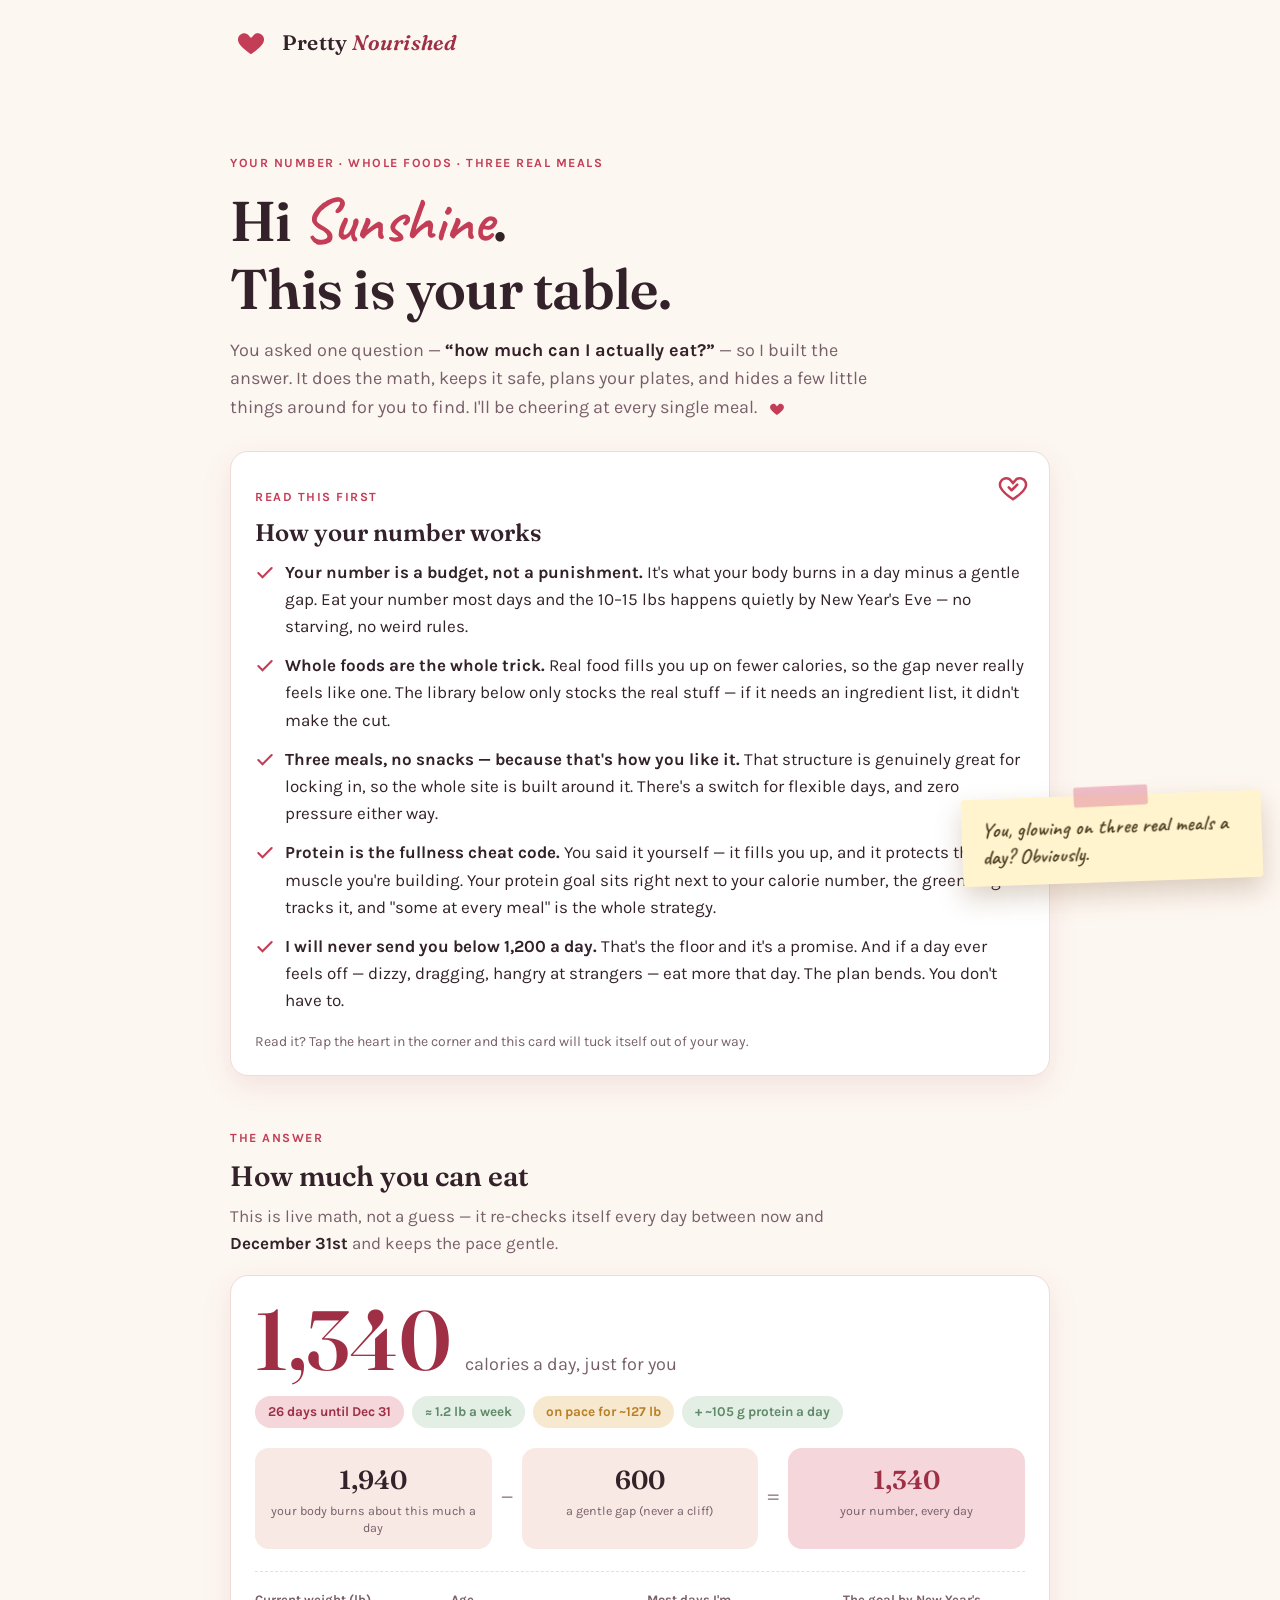
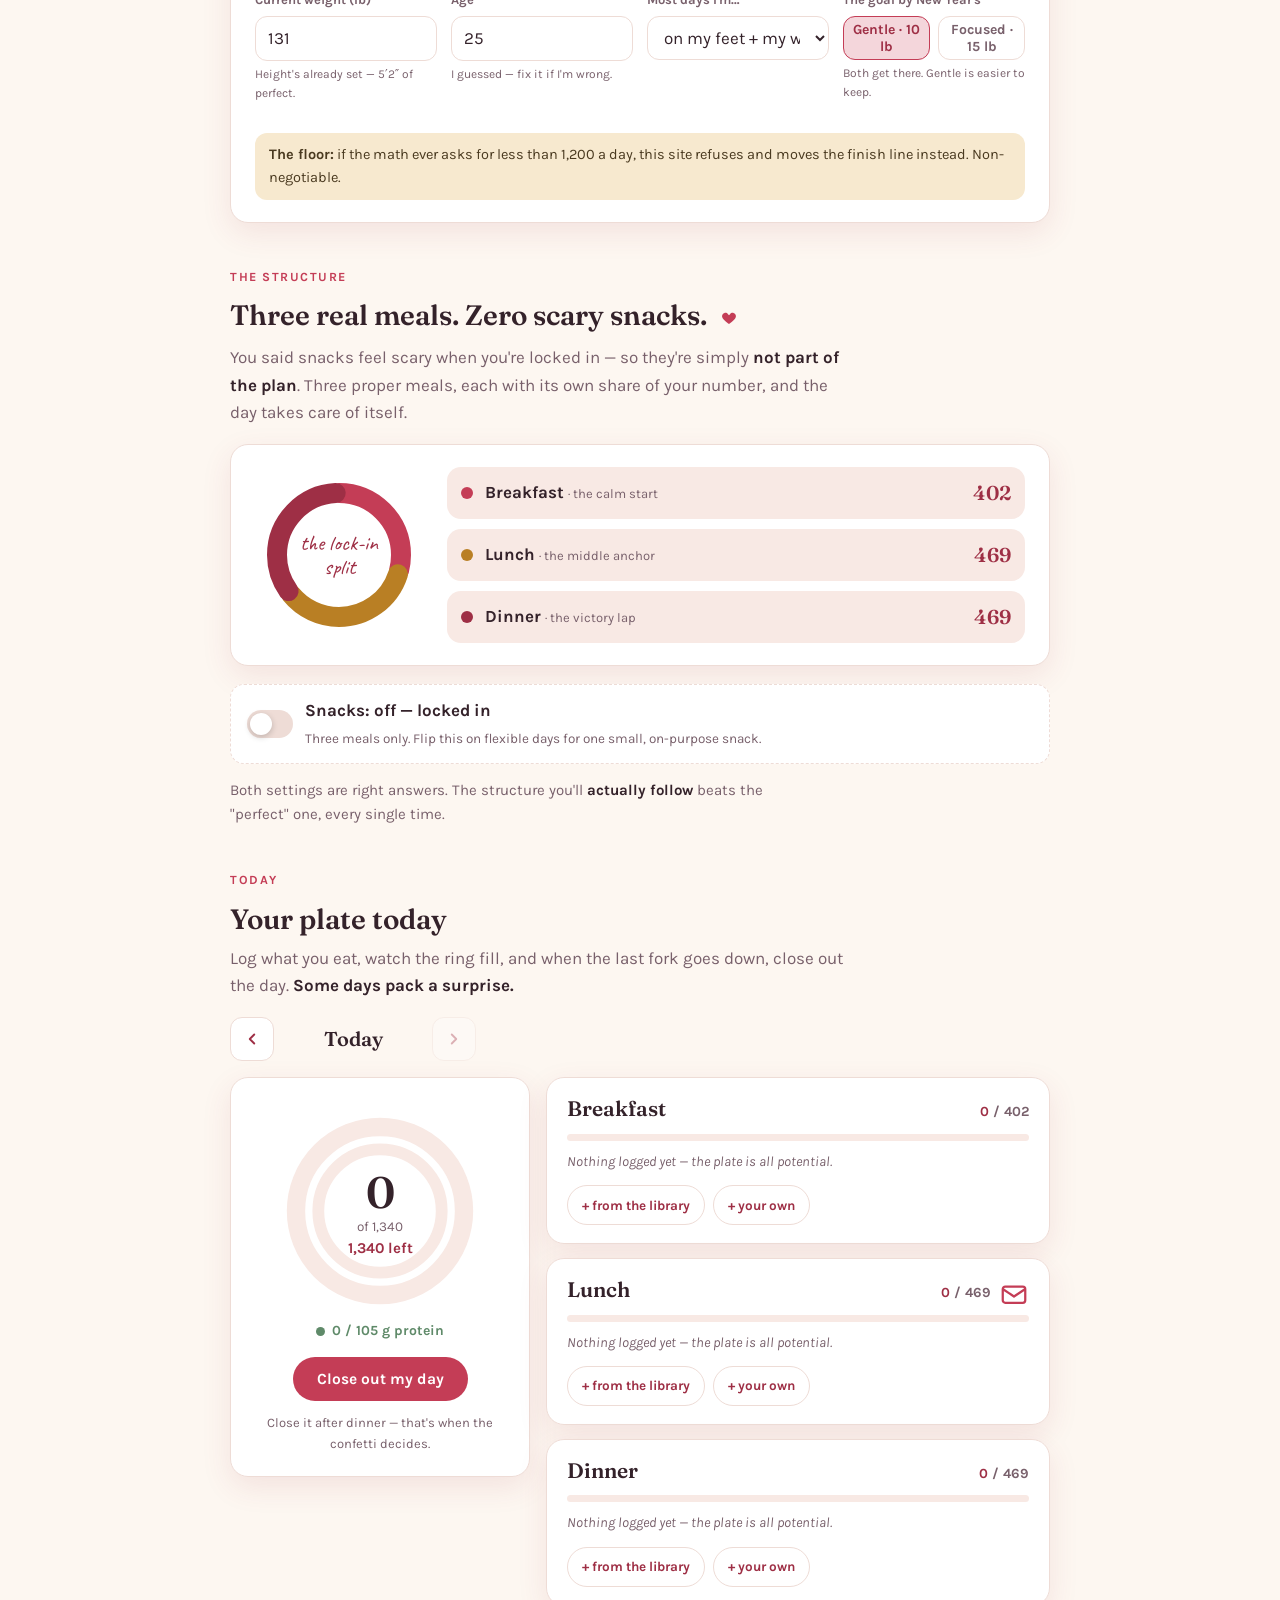
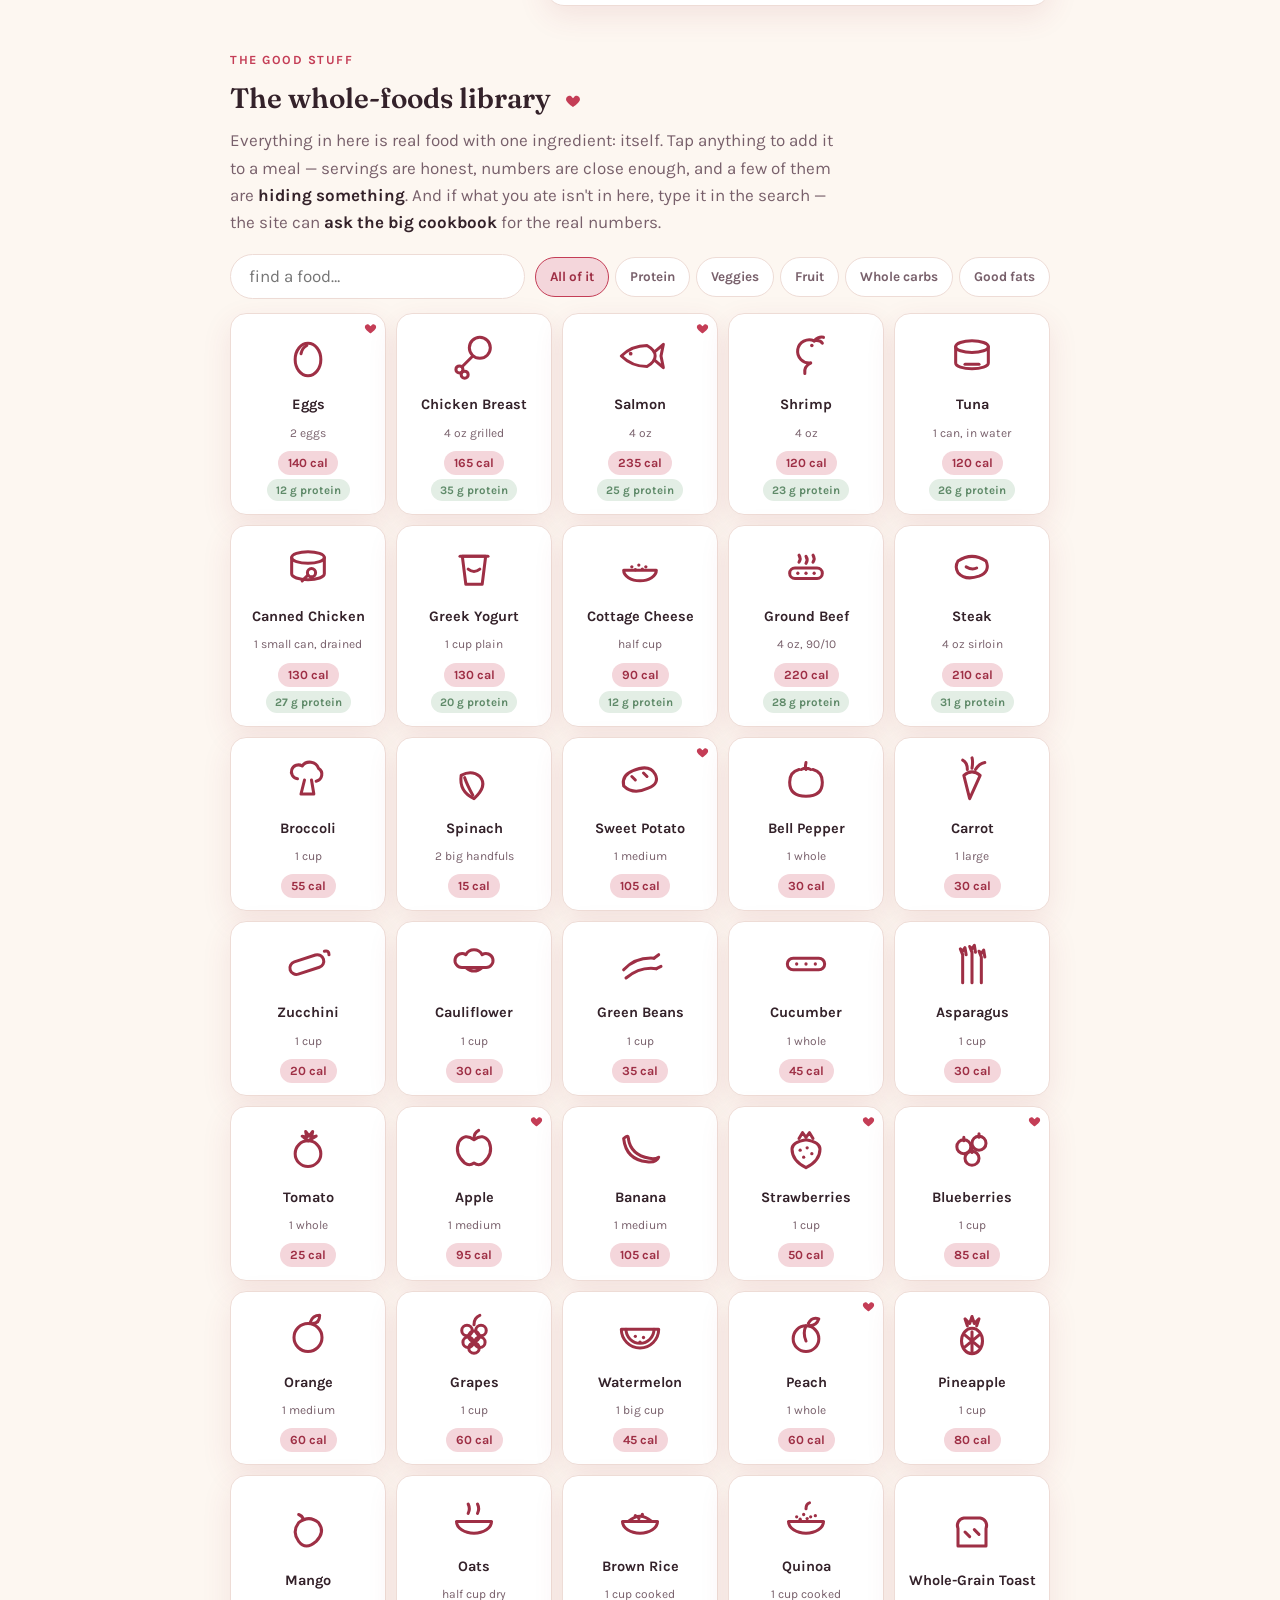
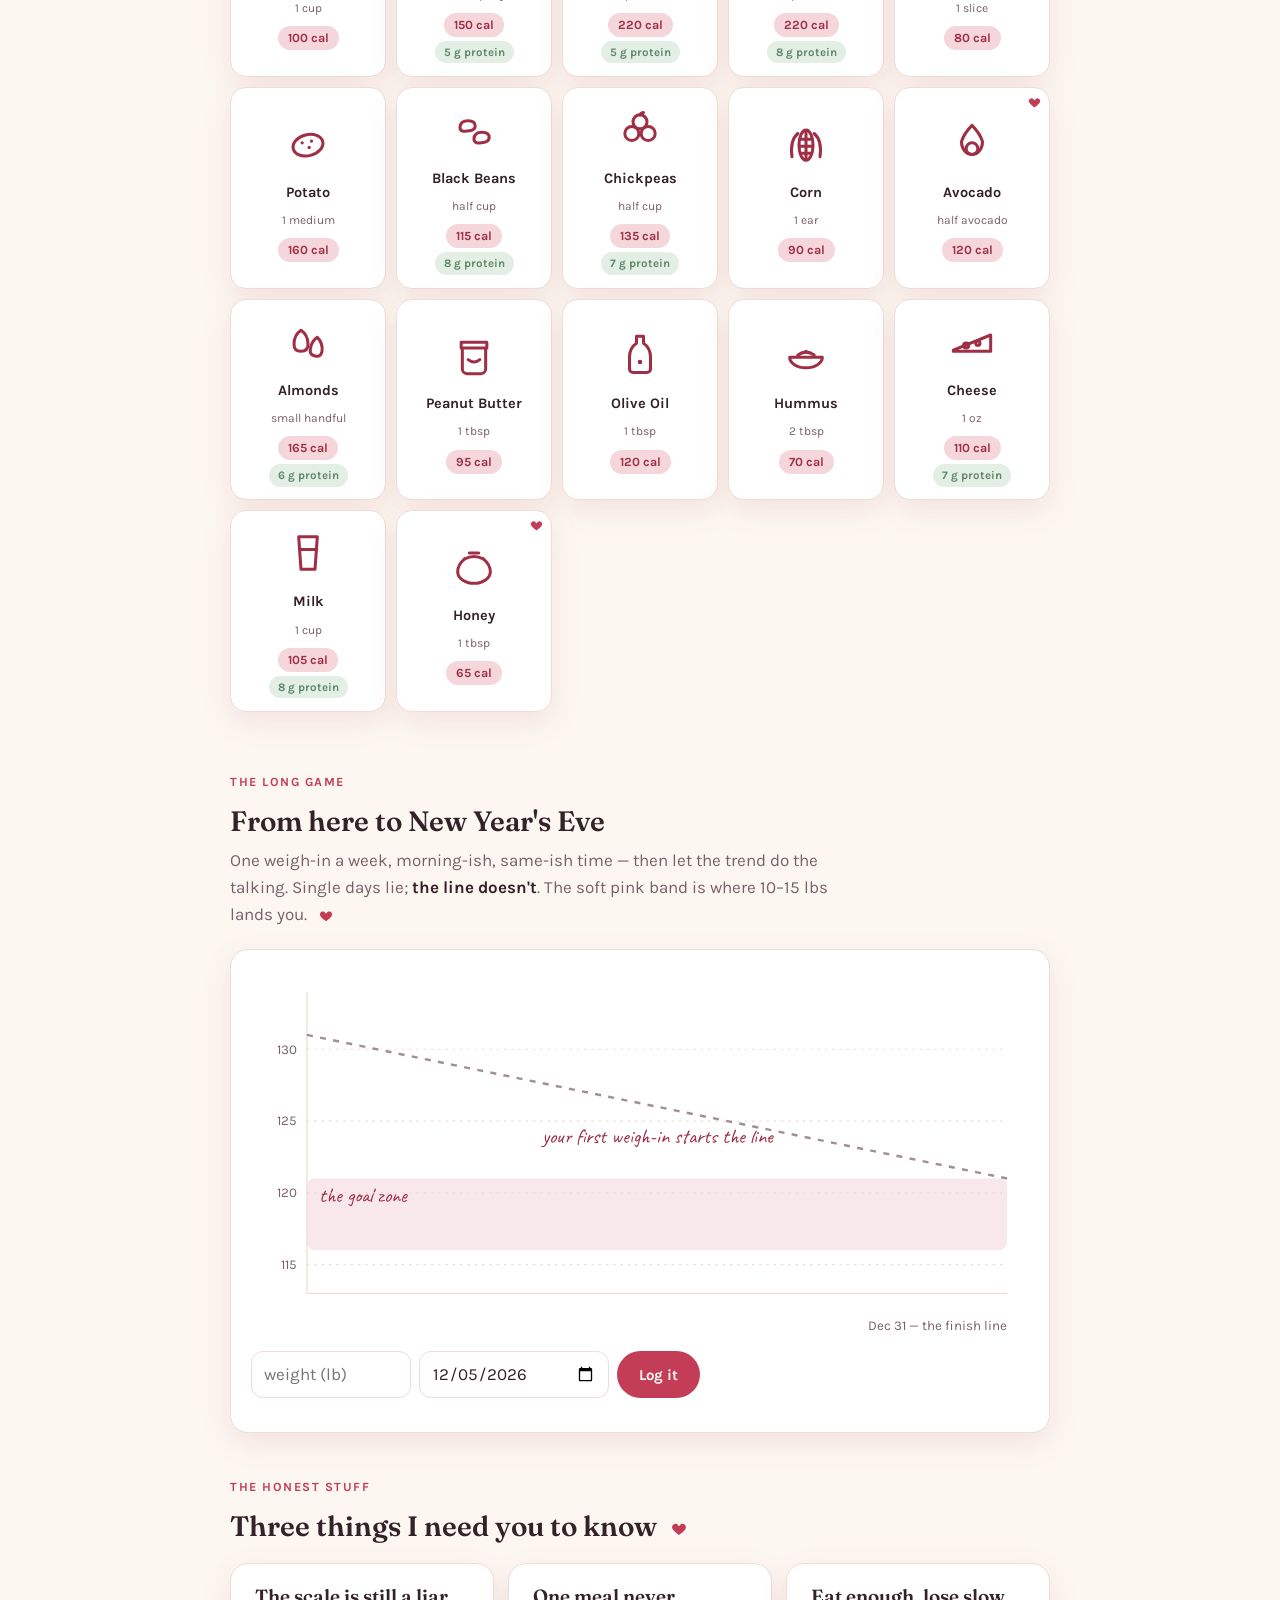
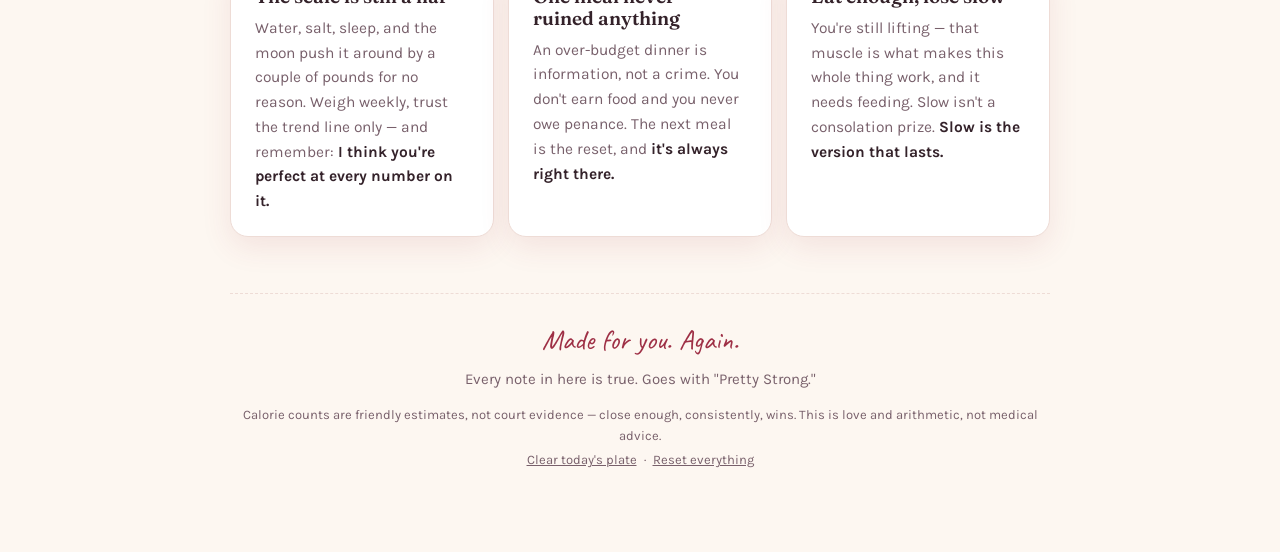
<file: personal-lines/index.html>
<!DOCTYPE html>
<html lang="en">
<head>
  <meta charset="UTF-8" />
  <meta http-equiv="refresh" content="0; url=../" />
  <script>location.replace('../' + location.hash);</script>
  <title>Personal Lines Academy has moved</title>
</head>
<body>
  <p>The course now lives at the site root. <a href="../">Continue to Personal Lines Academy</a>.</p>
</body>
</html>
</file>
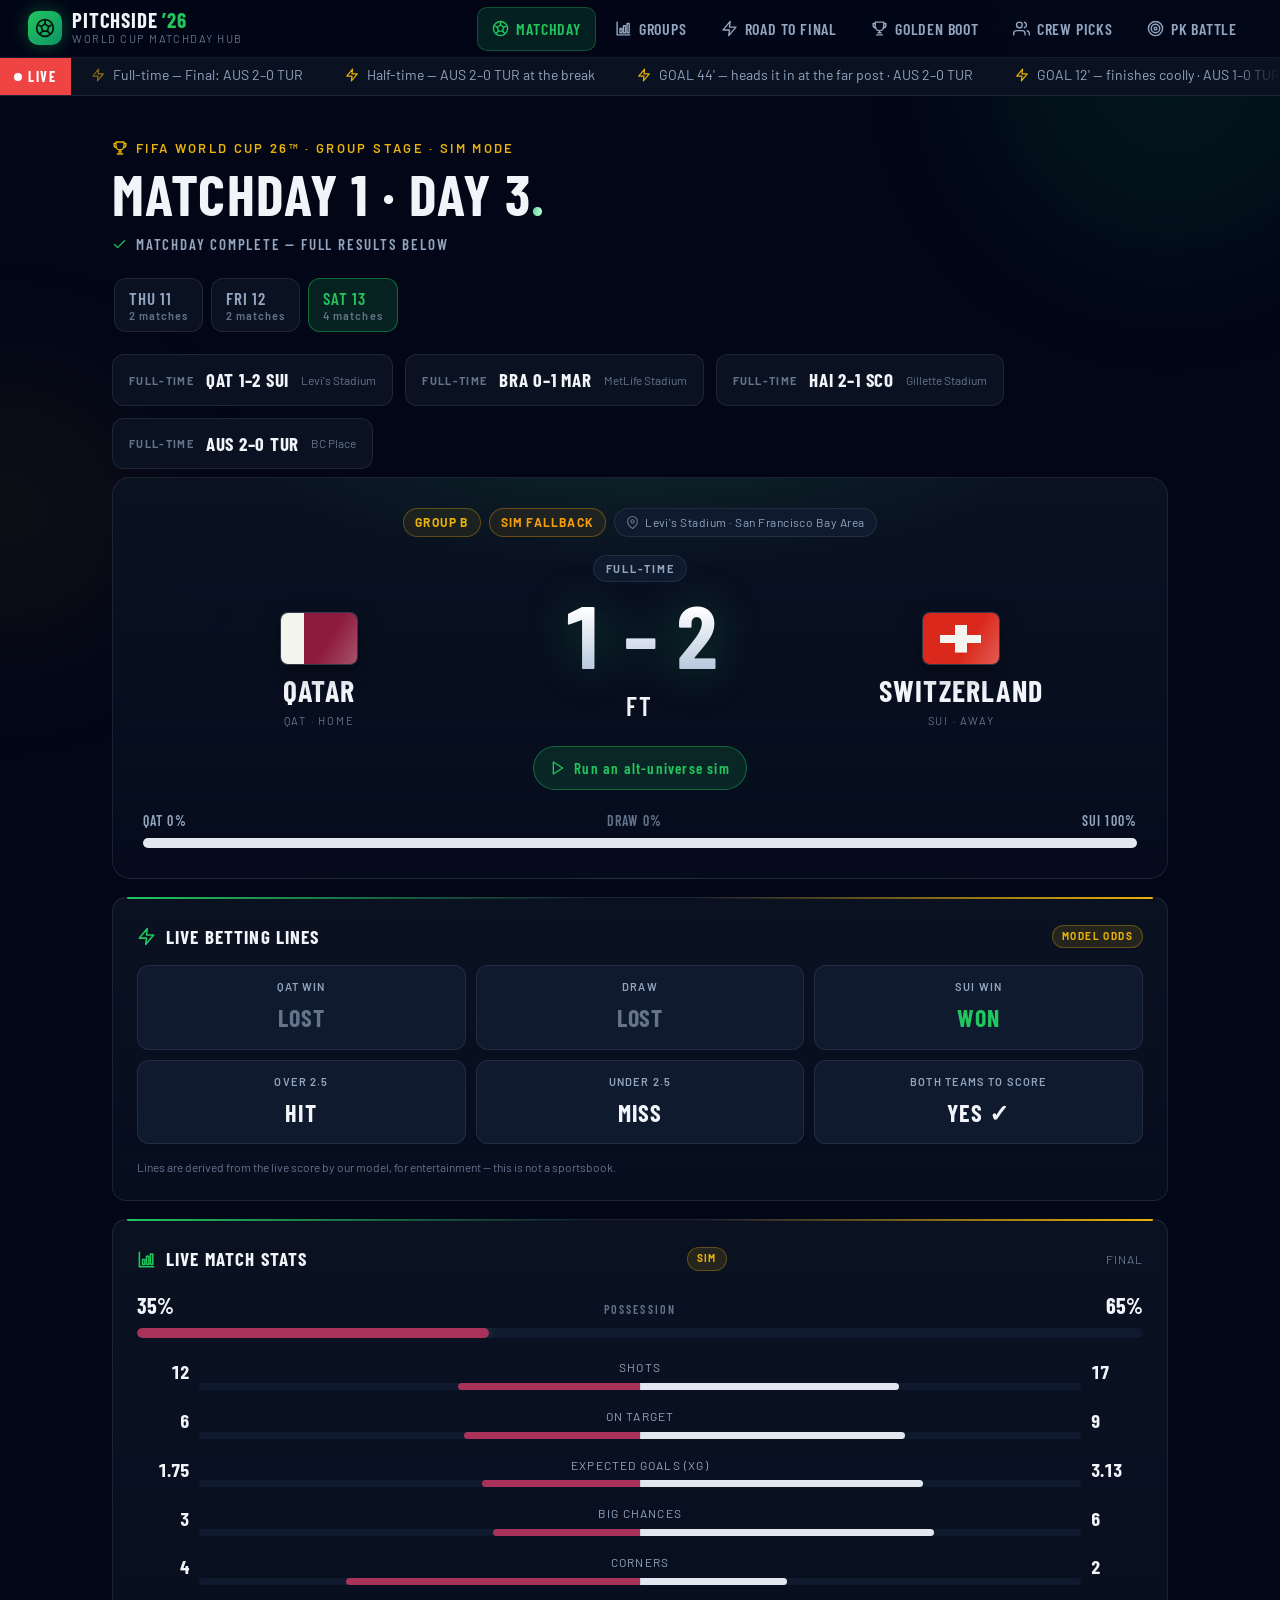
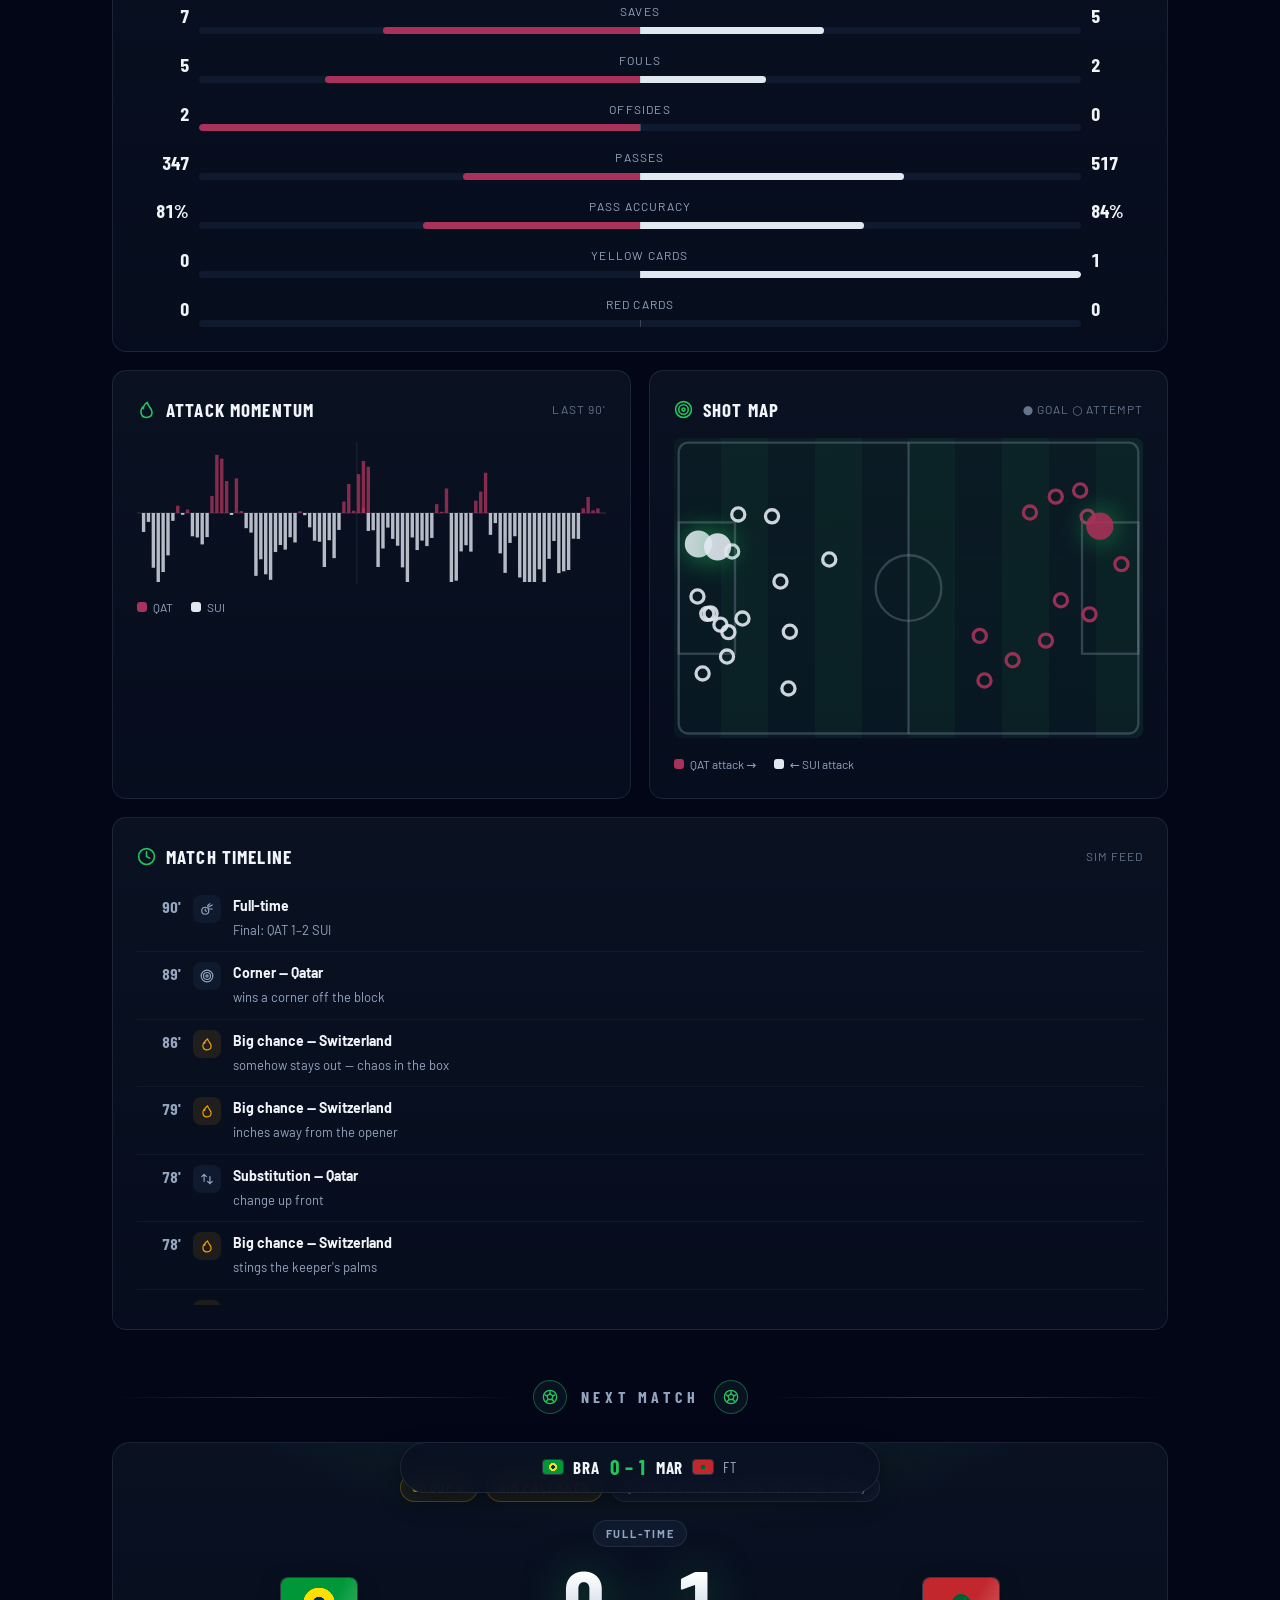
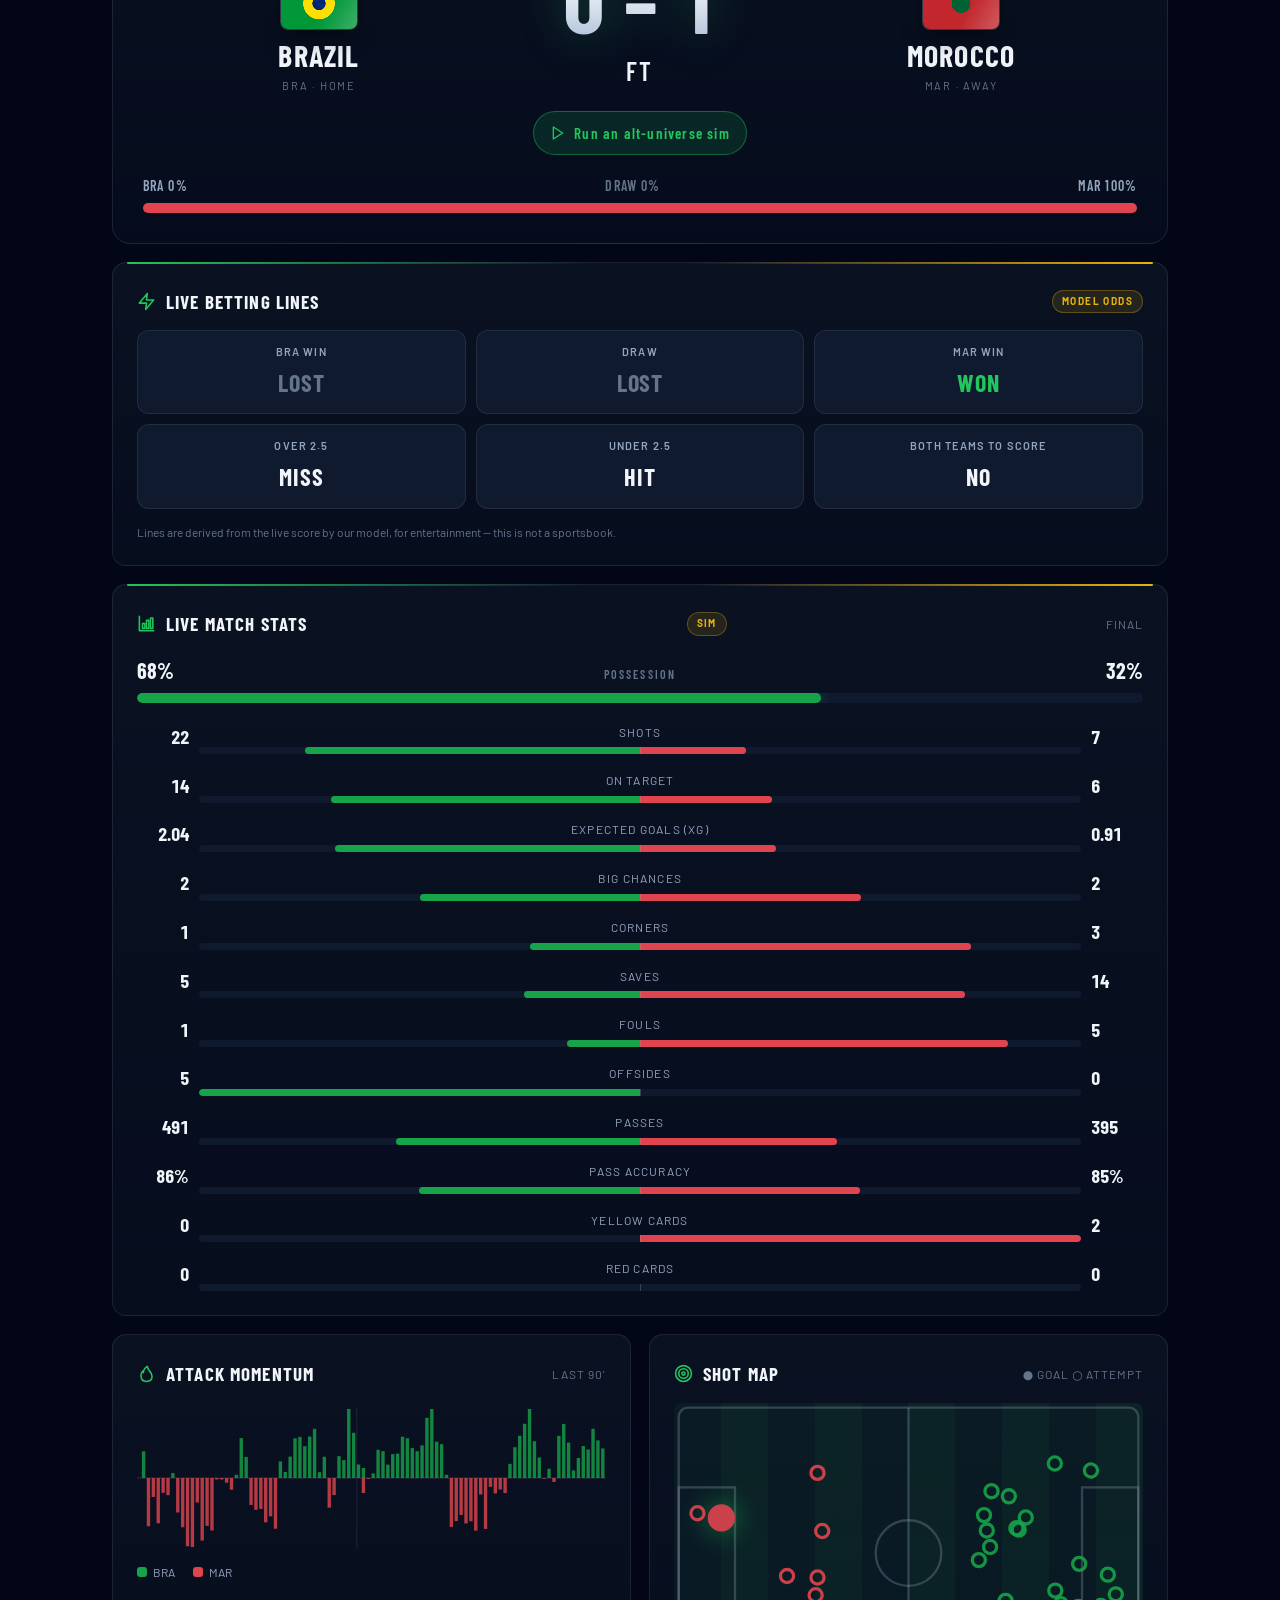
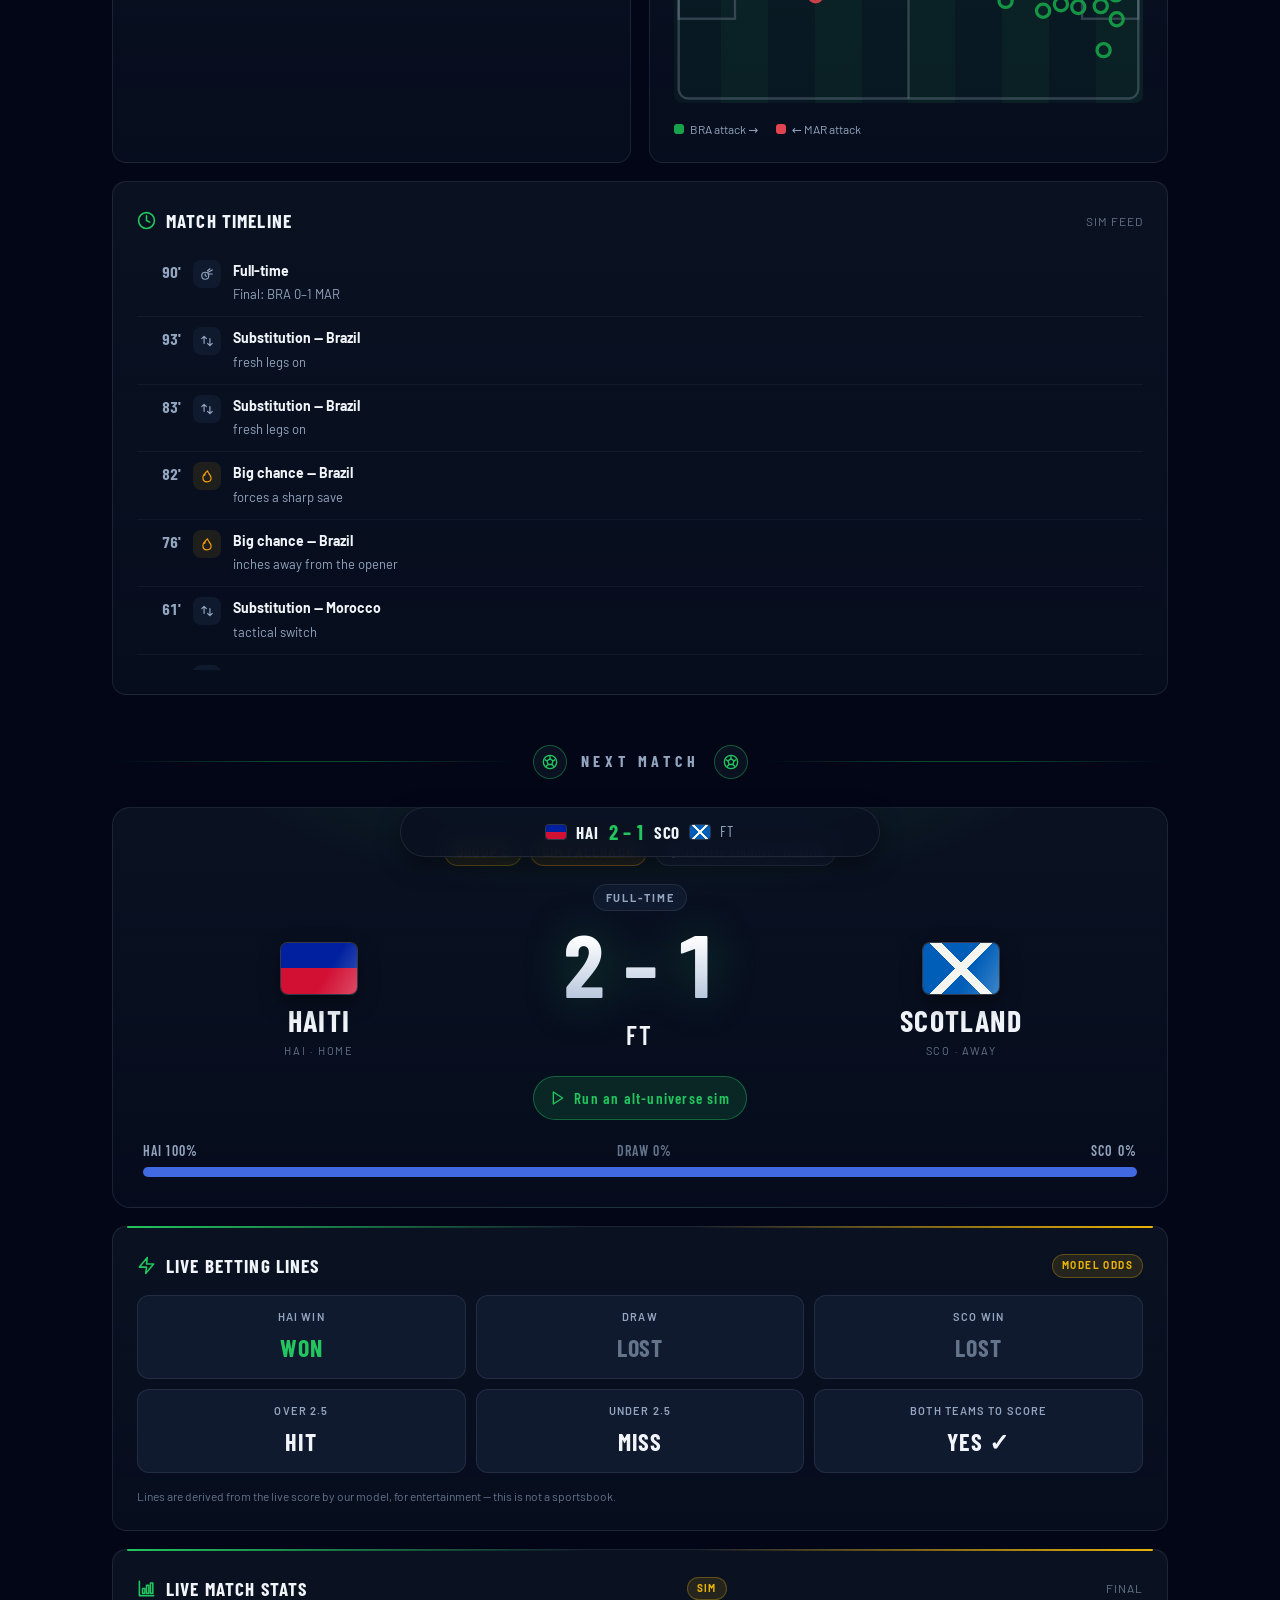
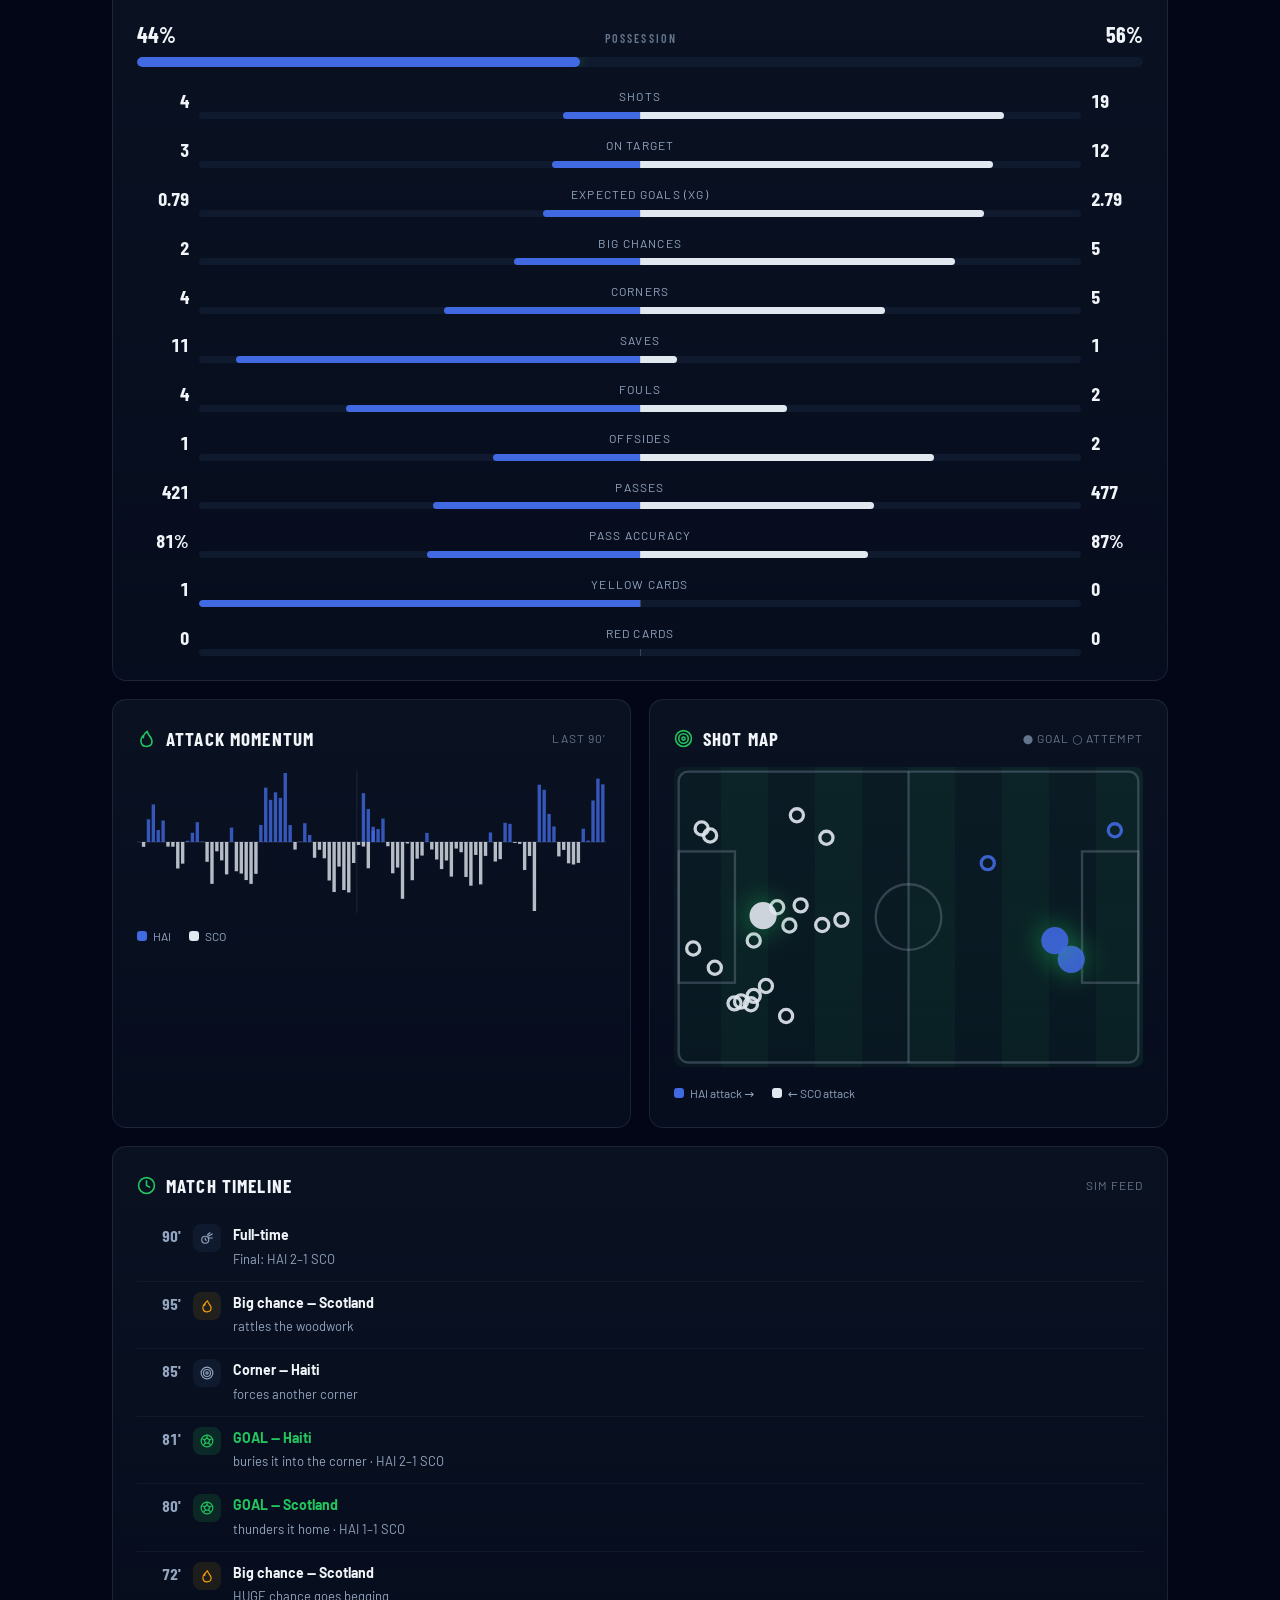
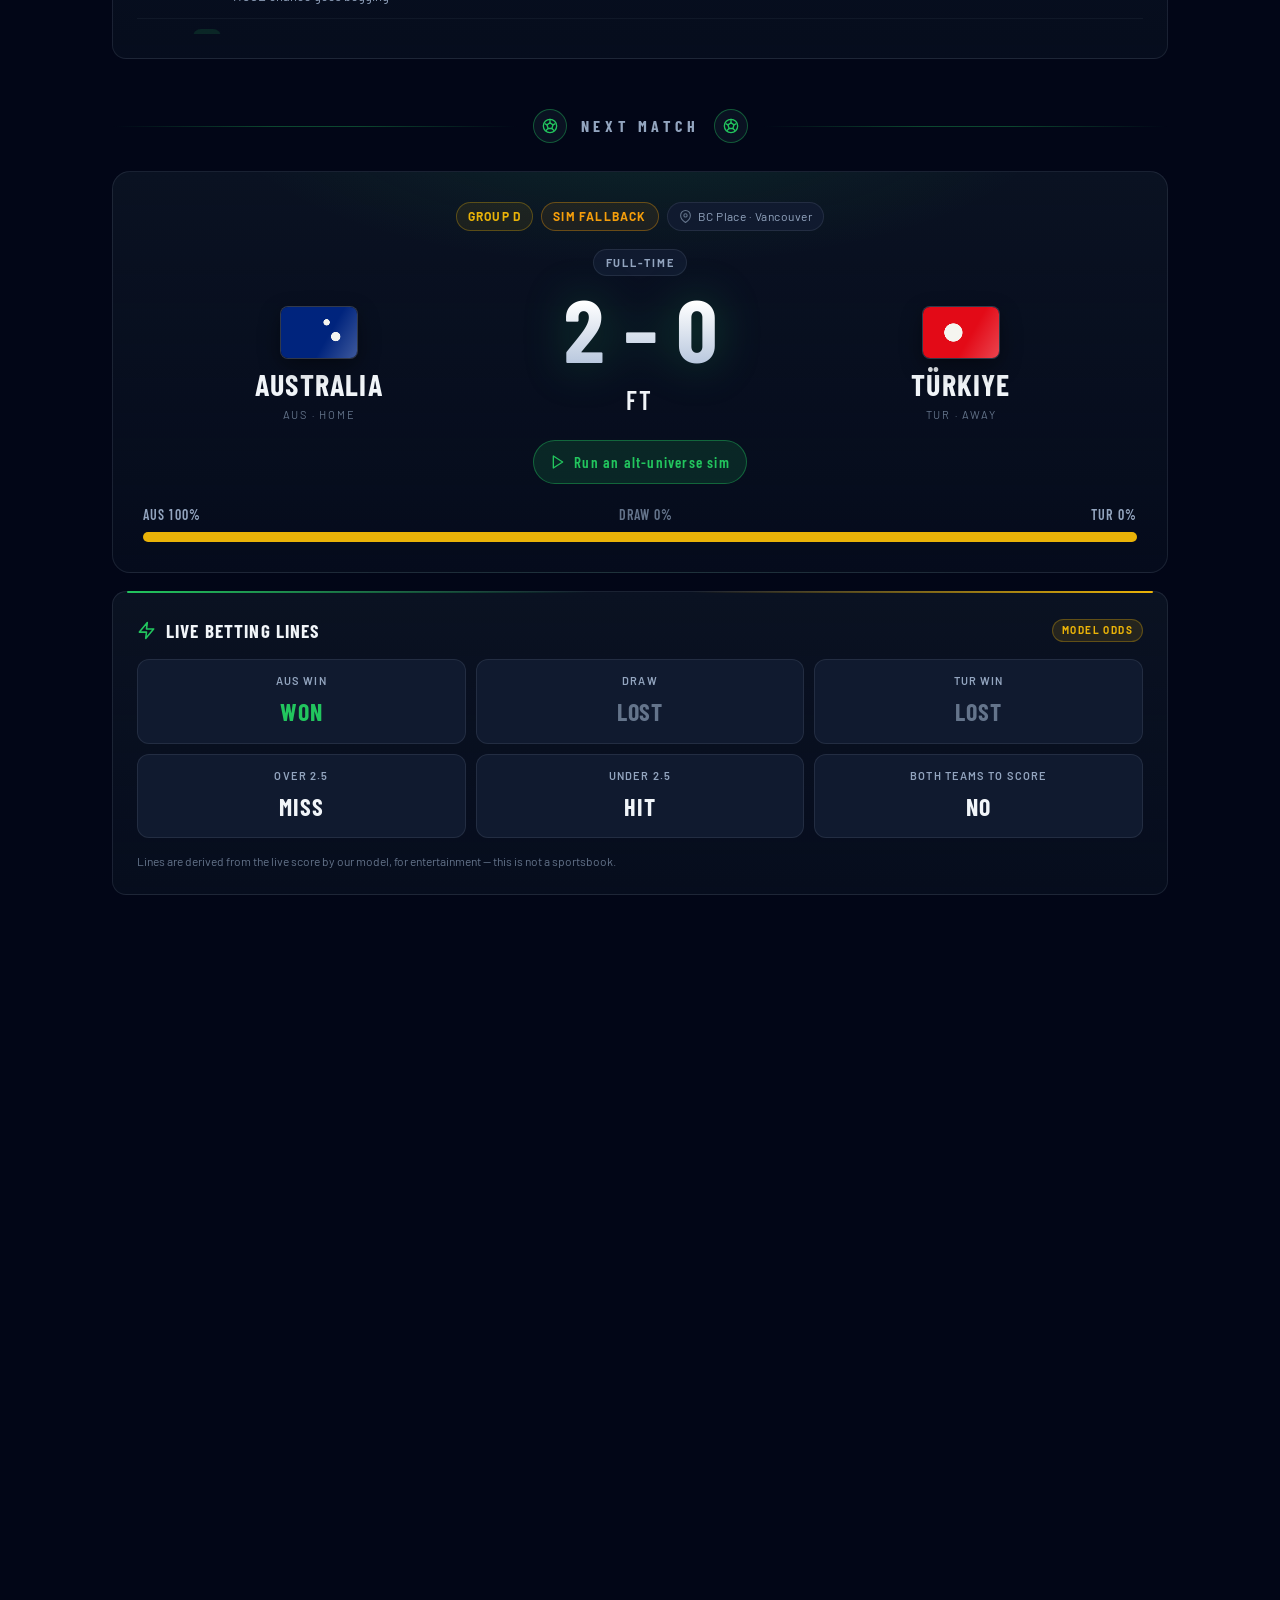
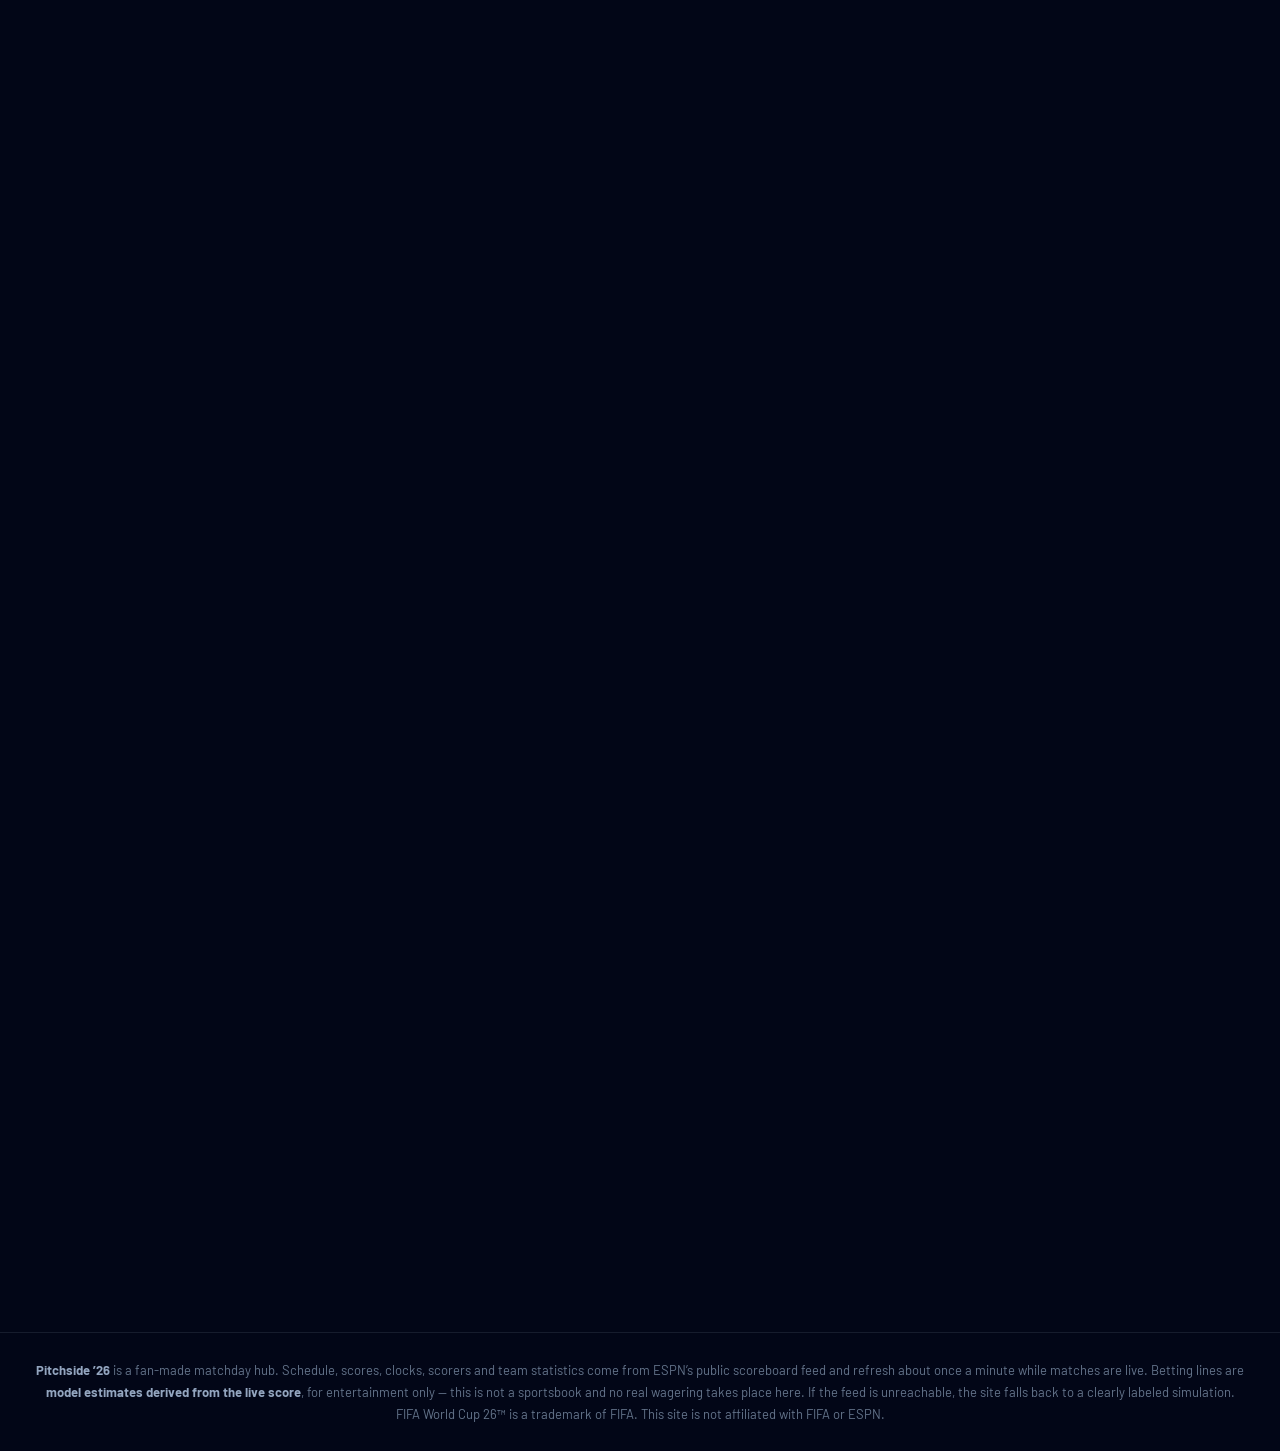
<file: worldcup/index.html>
<!DOCTYPE html>
<html lang="en">
<head>
  <meta charset="UTF-8" />
  <meta name="viewport" content="width=device-width, initial-scale=1.0" />
  <meta name="theme-color" content="#020617" />
  <meta name="description" content="Pitchside '26 — live World Cup 2026 matchday hub: scores, match clocks, betting lines, live stats, group tables, the Golden Boot race and crew predictions." />
  <title>Pitchside '26 — World Cup Matchday Live</title>

  <link rel="preconnect" href="https://fonts.googleapis.com" />
  <link rel="preconnect" href="https://fonts.gstatic.com" crossorigin />
  <link href="https://fonts.googleapis.com/css2?family=Barlow+Condensed:wght@500;600;700&family=Barlow:wght@400;500;600;700&display=swap" rel="stylesheet" />
  <link rel="stylesheet" href="styles.css" />
</head>
<body>
  <div class="orb orb--g" aria-hidden="true"></div>
  <div class="orb orb--gold" aria-hidden="true"></div>
  <div id="scrollProgress" aria-hidden="true"></div>
  <canvas id="fx" aria-hidden="true"></canvas>
  <div id="goalFlash" aria-hidden="true"></div>
  <div id="toast" role="status" aria-live="polite"></div>

  <header class="topnav">
    <div class="brand">
      <div class="brand__mark" aria-hidden="true">
        <svg viewBox="0 0 24 24" fill="none" stroke="currentColor" stroke-width="2" stroke-linecap="round" stroke-linejoin="round"><circle cx="12" cy="12" r="10"/><path d="M12 7l4.5 3.3-1.7 5.4H9.2L7.5 10.3 12 7z"/><path d="M12 2v5M4.7 8.7l2.8 1.6M6.4 18.4l2.8-2.7M14.8 15.7l2.8 2.7M16.5 10.3l2.8-1.6"/></svg>
      </div>
      <div>
        <div class="brand__name">PITCHSIDE <span>’26</span></div>
        <div class="brand__sub">World Cup Matchday Hub</div>
      </div>
    </div>
    <nav class="tabs" id="tabs" aria-label="Site sections"></nav>
  </header>

  <div class="ticker" aria-label="Latest match events">
    <span class="ticker__tag"><span class="live-dot" aria-hidden="true"></span>LIVE</span>
    <div class="ticker__viewport"><div class="ticker__track" id="tickerTrack"></div></div>
  </div>

  <main class="wrap">
    <div class="view" id="view-matches"></div>
    <div class="view" id="view-groups" hidden></div>
    <div class="view" id="view-road" hidden></div>
    <div class="view" id="view-boot" hidden></div>
    <div class="view" id="view-picks" hidden></div>
    <div class="view" id="view-shootout" hidden></div>
  </main>

  <footer class="footer">
    <b>Pitchside ’26</b> is a fan-made matchday hub. Schedule, scores, clocks, scorers and team
    statistics come from ESPN’s public scoreboard feed and refresh about once a minute while
    matches are live. Betting lines are <b>model estimates derived from the live score</b>, for
    entertainment only — this is not a sportsbook and no real wagering takes place here. If the
    feed is unreachable, the site falls back to a clearly labeled simulation.<br />
    FIFA World Cup 26™ is a trademark of FIFA. This site is not affiliated with FIFA or ESPN.
  </footer>

  <script src="data.js"></script>
  <script src="feed.js"></script>
  <script src="shootout.js"></script>
  <script src="app.js"></script>
</body>
</html>
</file>
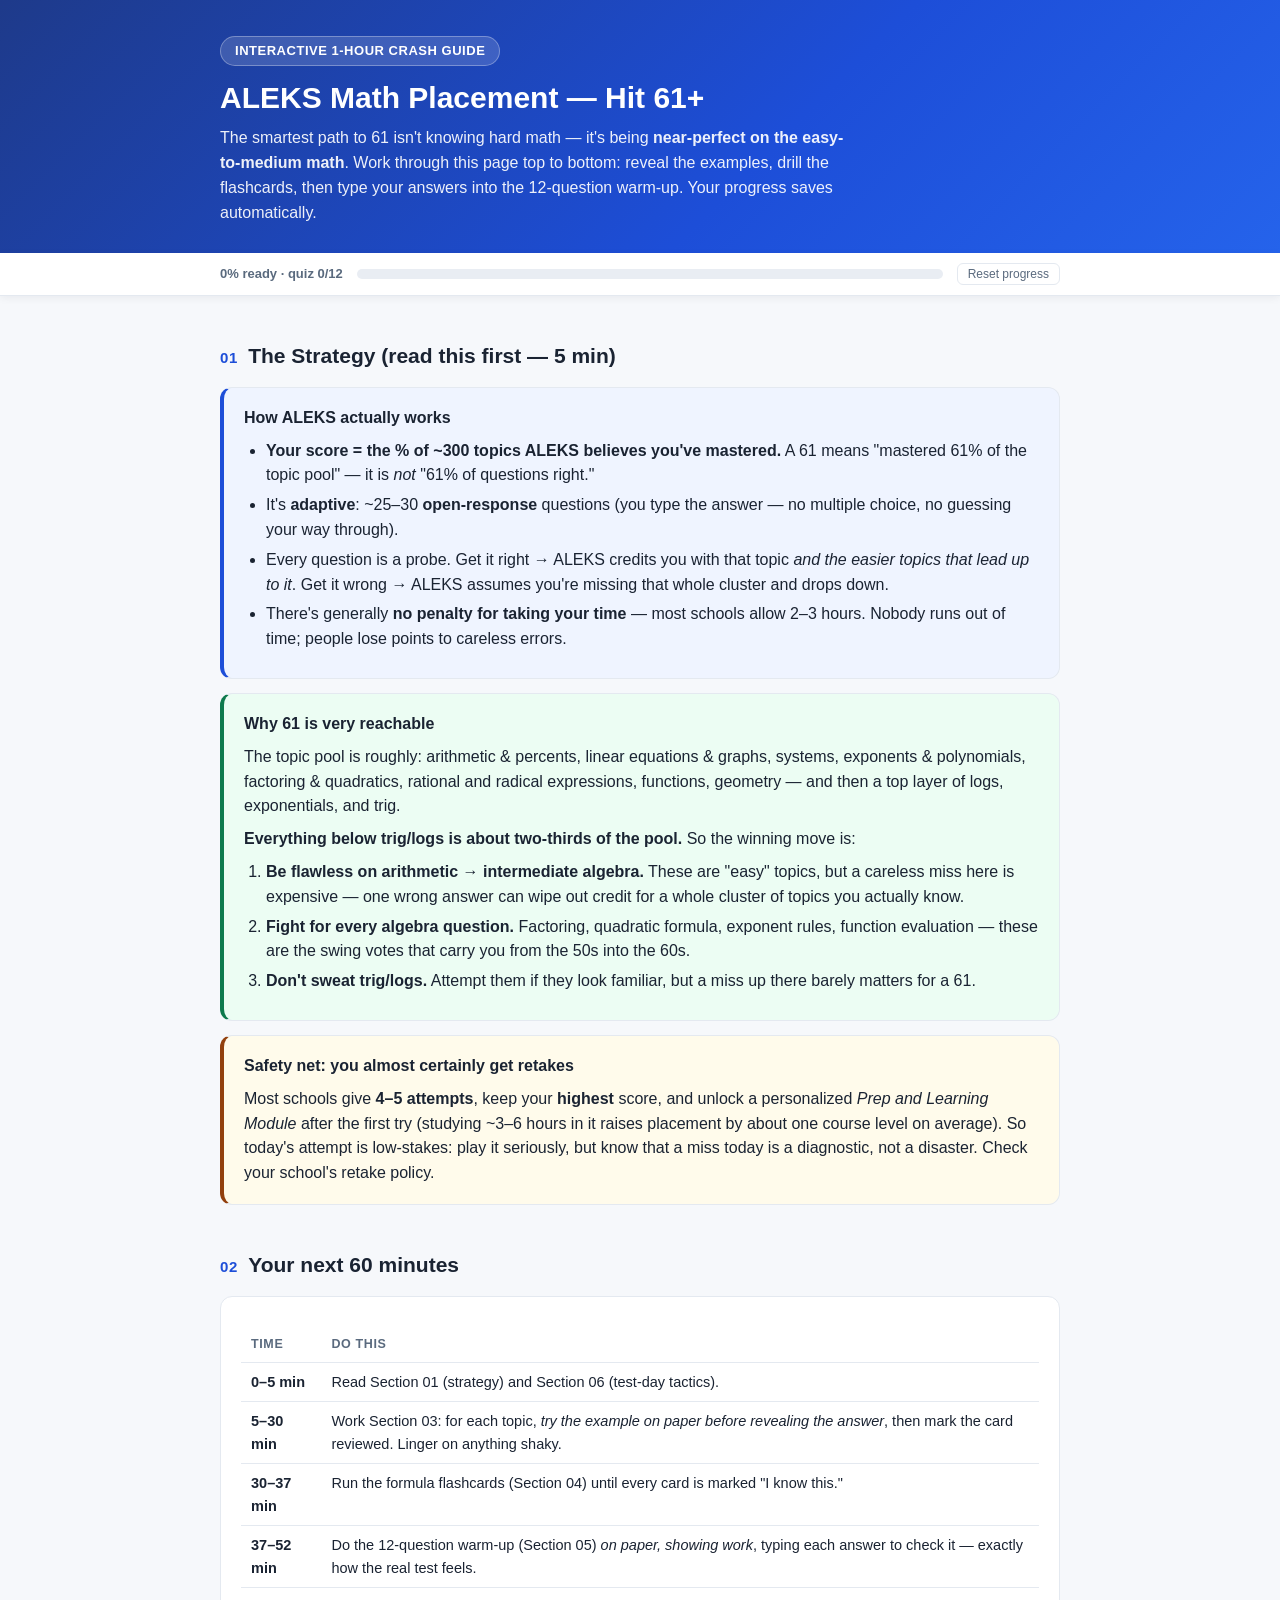
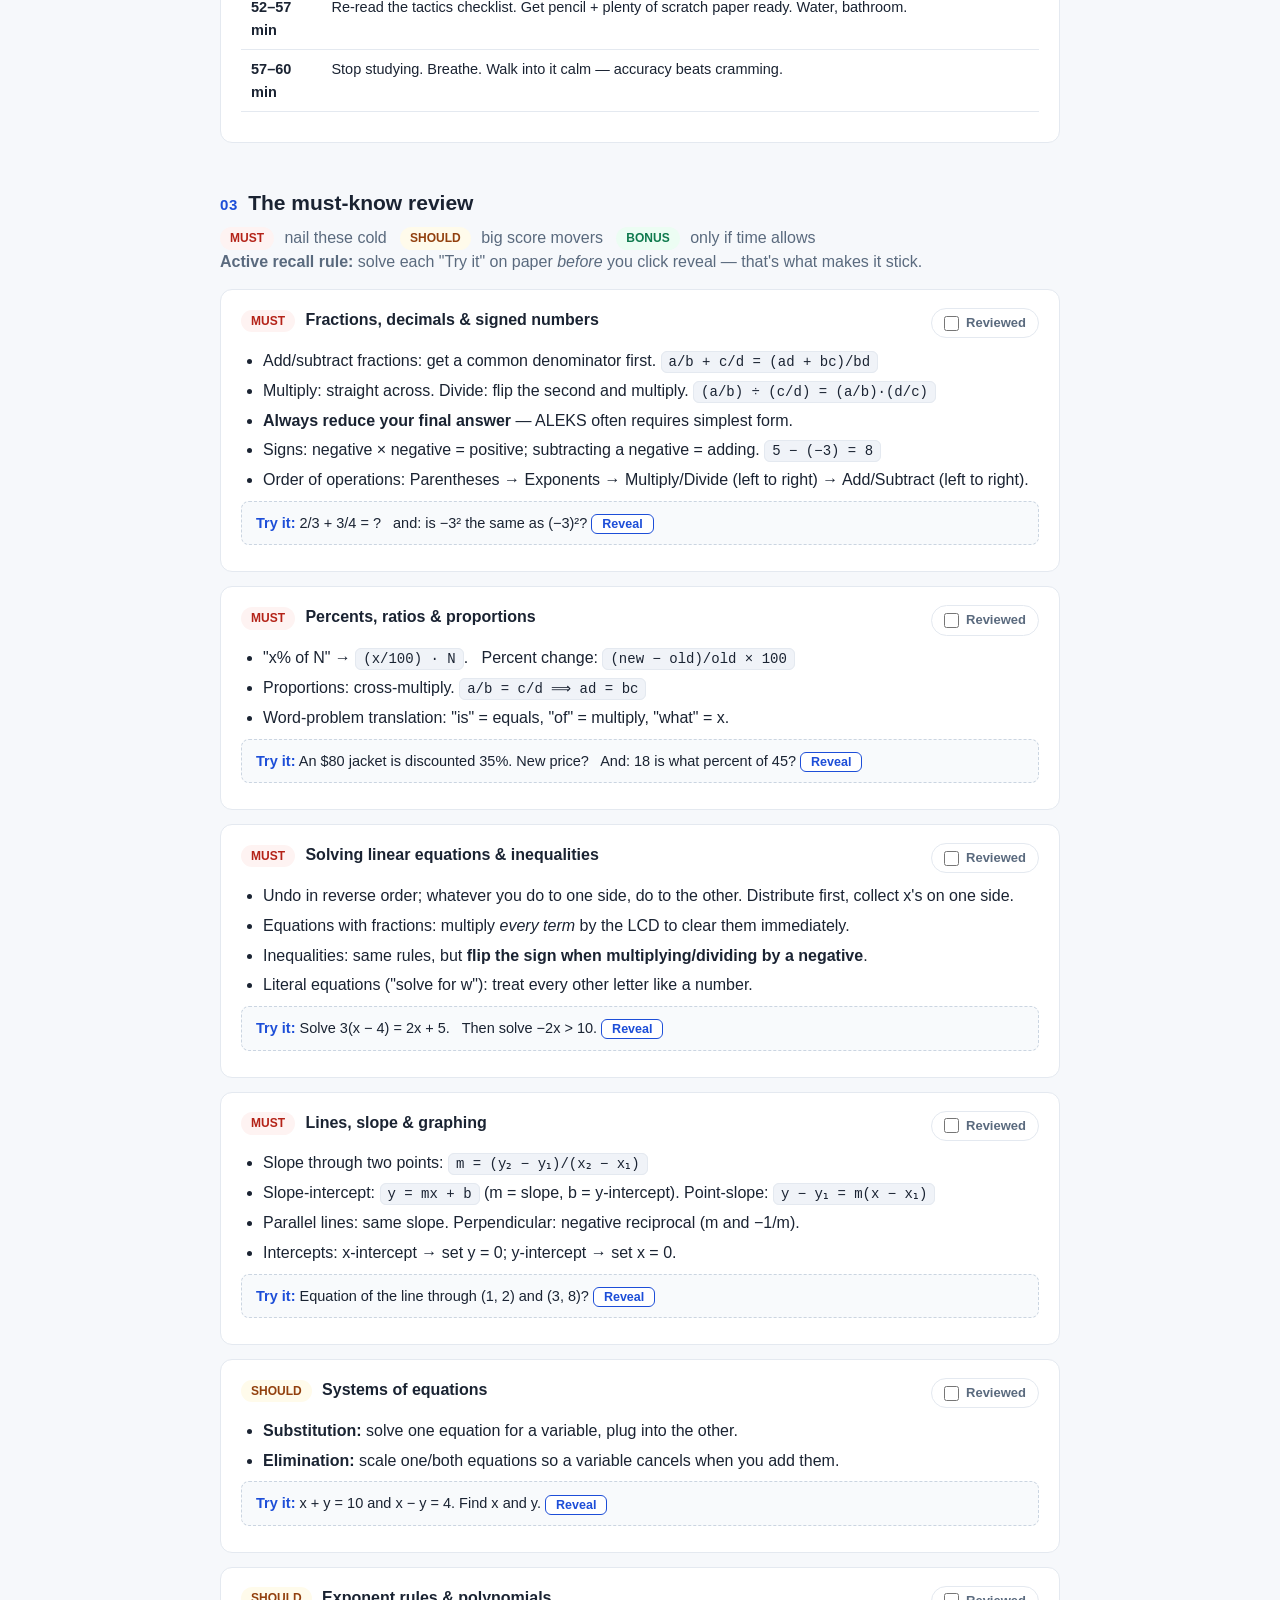
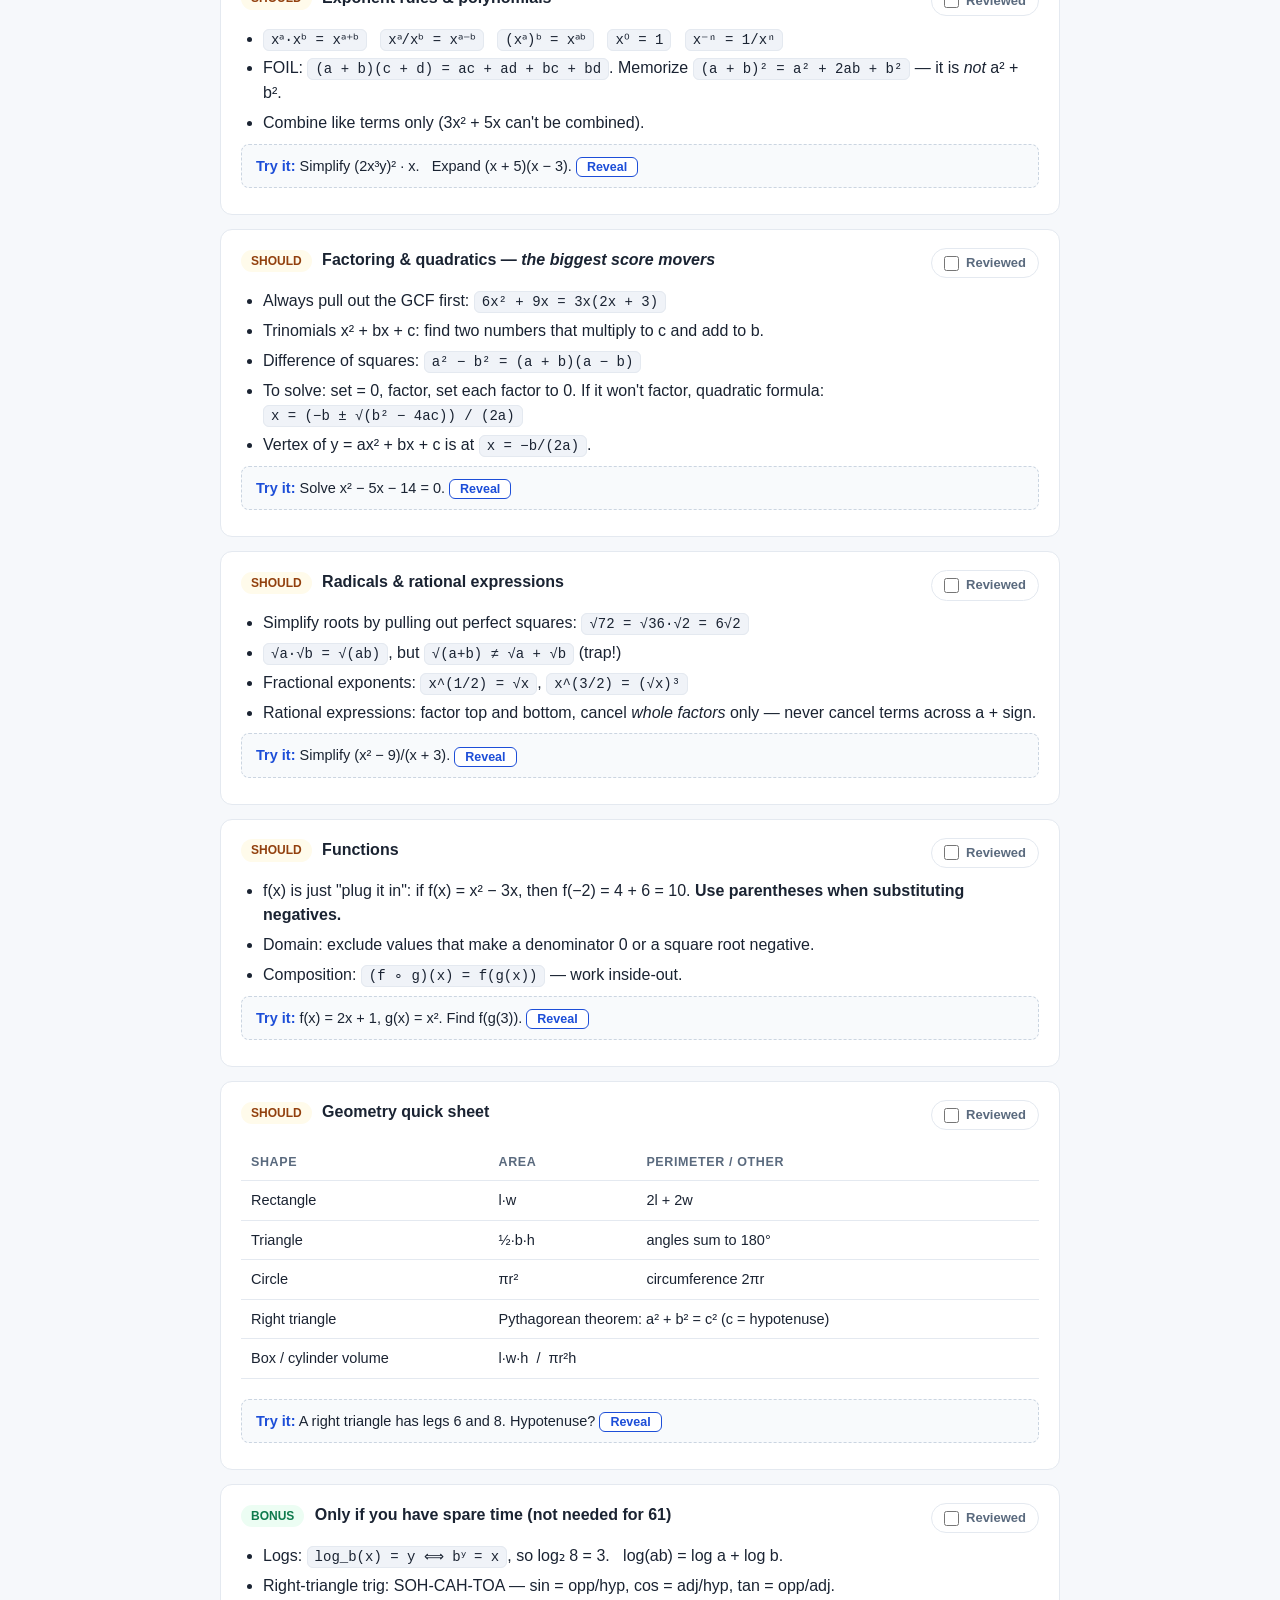
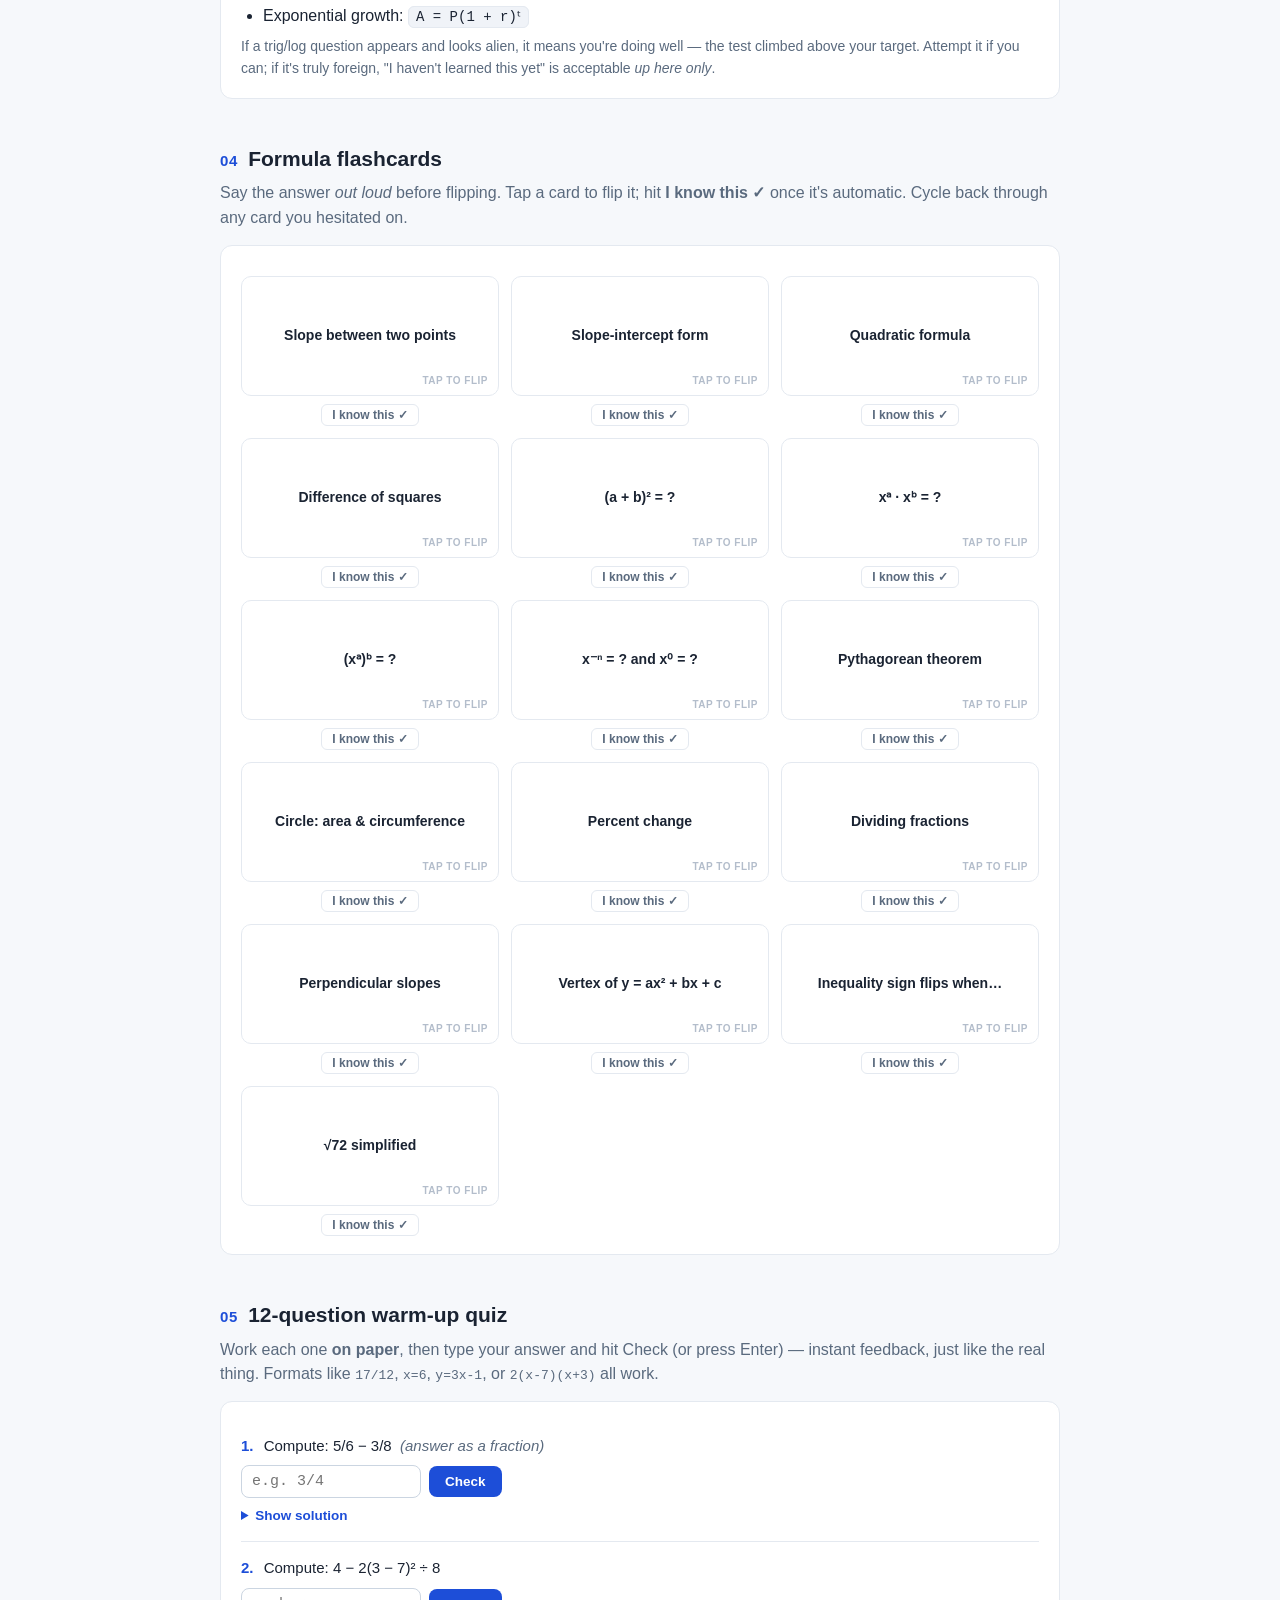
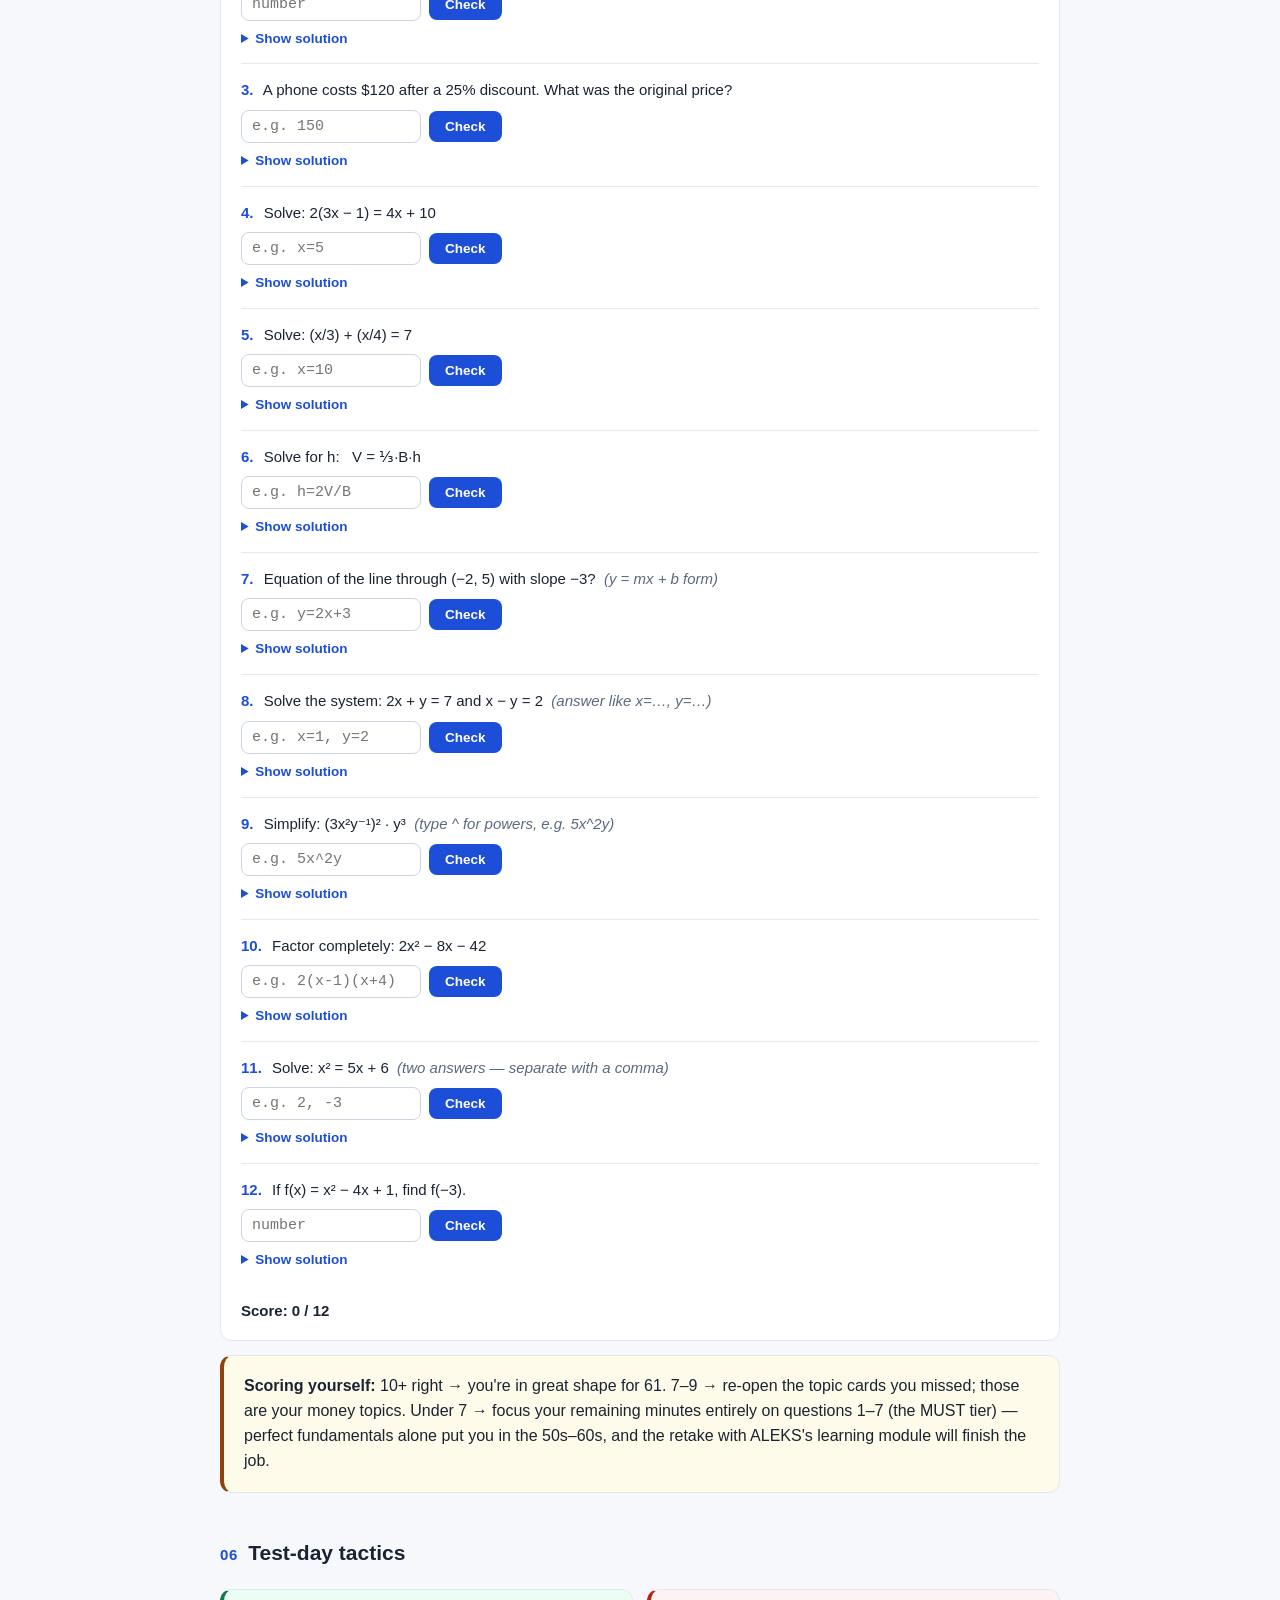
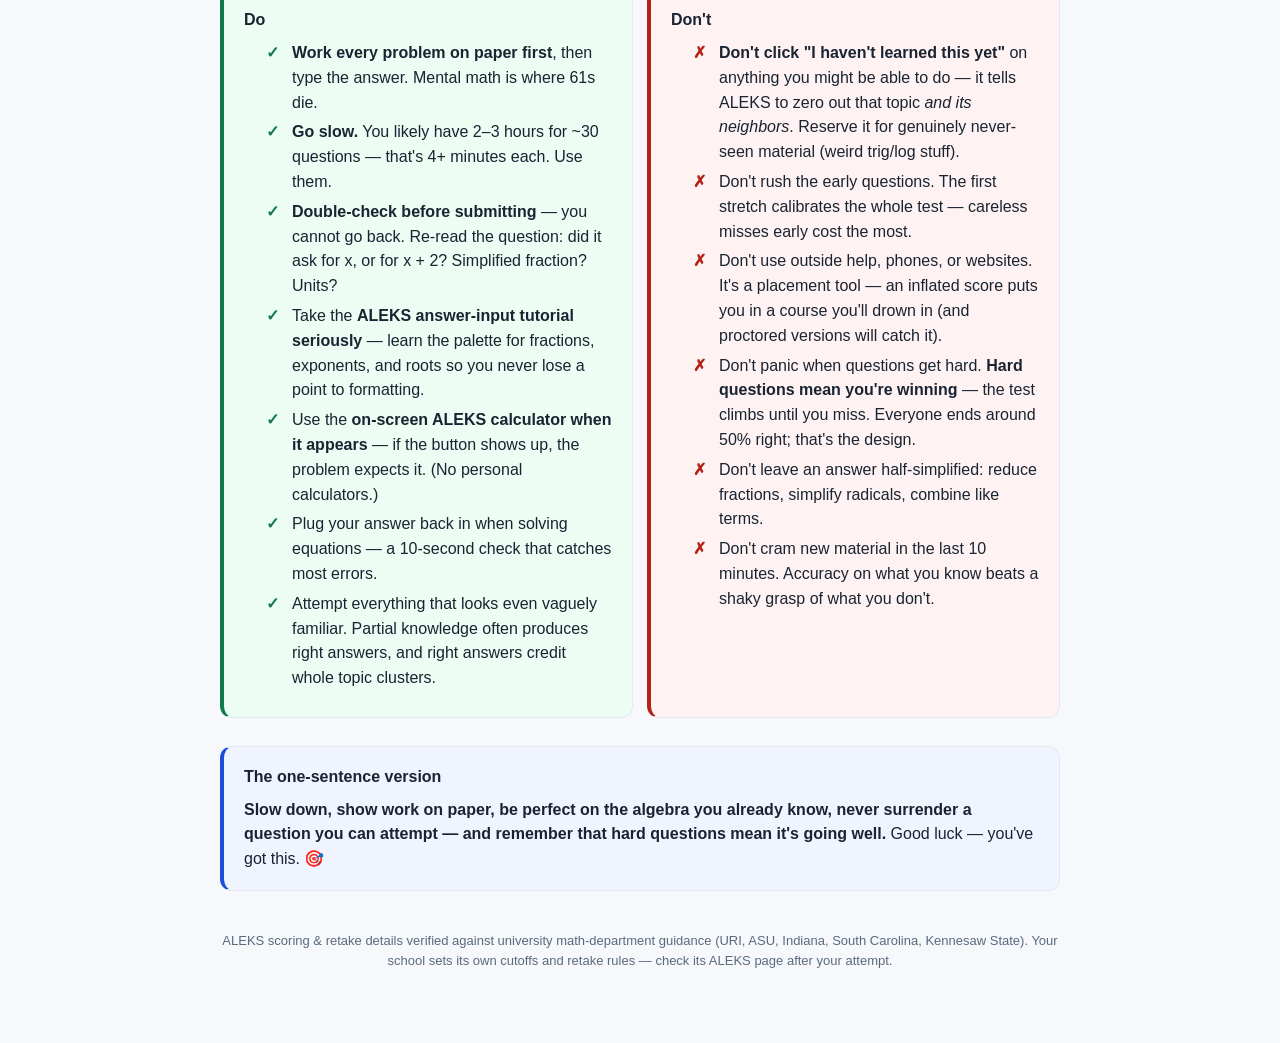
<file: aleks-study-guide.html>
<!DOCTYPE html>
<html lang="en">
<head>
<meta charset="UTF-8">
<meta name="viewport" content="width=device-width, initial-scale=1.0">
<title>ALEKS Math Placement — Score 61 Interactive Study Guide</title>
<style>
  :root {
    --ink: #1a2332;
    --muted: #5a6a7e;
    --accent: #1d4ed8;
    --accent-soft: #eff4ff;
    --green: #0e7a4d;
    --green-soft: #ecfdf3;
    --red: #b42318;
    --red-soft: #fef3f2;
    --amber: #92400e;
    --amber-soft: #fffbeb;
    --line: #e4e9f0;
    --card: #ffffff;
    --bg: #f6f8fb;
    --mono: "SF Mono", "Cascadia Code", Consolas, monospace;
  }
  * { margin: 0; padding: 0; box-sizing: border-box; }
  body {
    font-family: -apple-system, BlinkMacSystemFont, "Segoe UI", Roboto, Helvetica, Arial, sans-serif;
    background: var(--bg); color: var(--ink); line-height: 1.55; padding-bottom: 60px;
  }
  .wrap { max-width: 880px; margin: 0 auto; padding: 0 20px; }

  header {
    background: linear-gradient(135deg, #1e3a8a 0%, #1d4ed8 60%, #2563eb 100%);
    color: #fff; padding: 36px 0 28px;
  }
  .badge {
    display: inline-block; background: rgba(255,255,255,.15); border: 1px solid rgba(255,255,255,.3);
    border-radius: 999px; padding: 4px 14px; font-size: 13px; font-weight: 600; letter-spacing: .04em;
    text-transform: uppercase; margin-bottom: 14px;
  }
  header h1 { font-size: 30px; line-height: 1.2; margin-bottom: 10px; }
  header p { font-size: 16px; opacity: .92; max-width: 640px; }

  /* sticky progress bar */
  #progressbar {
    position: sticky; top: 0; z-index: 50; background: #fff; border-bottom: 1px solid var(--line);
    box-shadow: 0 2px 8px rgba(16,24,40,.06); margin-bottom: 24px;
  }
  #progressbar .wrap { display: flex; align-items: center; gap: 14px; padding-top: 10px; padding-bottom: 10px; flex-wrap: wrap; }
  .ptrack { flex: 1 1 200px; height: 10px; background: #e9edf3; border-radius: 999px; overflow: hidden; min-width: 140px; }
  .pfill { height: 100%; width: 0%; background: linear-gradient(90deg, #2563eb, #0e7a4d); border-radius: 999px; transition: width .4s ease; }
  #plabel { font-size: 13px; font-weight: 700; color: var(--muted); white-space: nowrap; }
  #resetbtn { font-size: 12px; color: var(--muted); background: none; border: 1px solid var(--line); border-radius: 6px; padding: 3px 10px; cursor: pointer; }
  #resetbtn:hover { color: var(--red); border-color: var(--red); }

  h2 {
    font-size: 21px; margin: 36px 0 6px; padding-top: 8px;
    display: flex; align-items: baseline; gap: 10px;
  }
  h2 .num { color: var(--accent); font-size: 15px; font-weight: 800; letter-spacing: .05em; }
  h3 { font-size: 16px; margin: 0 0 8px; }
  p.lede { color: var(--muted); margin-bottom: 14px; }

  .card {
    background: var(--card); border: 1px solid var(--line); border-radius: 12px;
    padding: 18px 20px; margin: 14px 0;
  }
  .callout { border-left: 4px solid var(--accent); background: var(--accent-soft); }
  .callout-green { border-left: 4px solid var(--green); background: var(--green-soft); }
  .callout-red { border-left: 4px solid var(--red); background: var(--red-soft); }
  .callout-amber { border-left: 4px solid var(--amber); background: var(--amber-soft); }

  table { width: 100%; border-collapse: collapse; font-size: 14.5px; margin: 12px 0; }
  th, td { text-align: left; padding: 8px 10px; border-bottom: 1px solid var(--line); vertical-align: top; }
  th { font-size: 12.5px; text-transform: uppercase; letter-spacing: .05em; color: var(--muted); }
  .tbl-scroll { overflow-x: auto; }

  ul, ol { padding-left: 22px; margin: 8px 0; }
  li { margin: 5px 0; }
  .formula {
    font-family: var(--mono); font-size: 14px; background: #f0f3f8; border: 1px solid var(--line);
    border-radius: 6px; padding: 2px 7px; white-space: nowrap;
  }
  .ex {
    background: #f8fafc; border: 1px dashed #cbd5e1; border-radius: 8px;
    padding: 10px 14px; margin: 8px 0; font-size: 14.5px;
  }
  .ex b { color: var(--accent); }
  .ans { color: var(--green); font-weight: 700; }
  .pill {
    display: inline-block; font-size: 12px; font-weight: 700; border-radius: 999px;
    padding: 2px 10px; margin-right: 6px; vertical-align: middle;
  }
  .pill-must { background: var(--red-soft); color: var(--red); }
  .pill-should { background: var(--amber-soft); color: var(--amber); }
  .pill-bonus { background: var(--green-soft); color: var(--green); }

  /* click-to-reveal answers */
  .reveal-btn {
    font-size: 12.5px; font-weight: 700; color: var(--accent); background: #fff;
    border: 1px solid var(--accent); border-radius: 6px; padding: 2px 10px; cursor: pointer;
    vertical-align: middle;
  }
  .reveal-btn:hover { background: var(--accent-soft); }
  .reveal-target { display: none; }
  .reveal-target.shown { display: inline; }

  /* "mark reviewed" checkbox row */
  .review-row { display: flex; align-items: flex-start; justify-content: space-between; gap: 12px; flex-wrap: wrap; }
  .reviewed-toggle {
    display: inline-flex; align-items: center; gap: 7px; font-size: 13px; font-weight: 600;
    color: var(--muted); cursor: pointer; user-select: none; white-space: nowrap;
    border: 1px solid var(--line); border-radius: 999px; padding: 4px 12px; background: #fff; flex-shrink: 0;
  }
  .reviewed-toggle input { accent-color: var(--green); width: 15px; height: 15px; cursor: pointer; }
  .reviewed-toggle.done { border-color: var(--green); color: var(--green); background: var(--green-soft); }

  /* flashcards */
  .fc-grid { display: grid; grid-template-columns: repeat(auto-fill, minmax(200px, 1fr)); gap: 12px; margin-top: 12px; }
  .fc { perspective: 800px; cursor: pointer; min-height: 120px; }
  .fc-inner {
    position: relative; width: 100%; height: 100%; min-height: 120px;
    transition: transform .45s; transform-style: preserve-3d;
  }
  .fc.flipped .fc-inner { transform: rotateY(180deg); }
  .fc-face {
    position: absolute; inset: 0; backface-visibility: hidden; -webkit-backface-visibility: hidden;
    border-radius: 10px; padding: 14px; display: flex; align-items: center; justify-content: center;
    text-align: center; font-size: 14px;
  }
  .fc-front { background: #fff; border: 1px solid var(--line); font-weight: 700; }
  .fc-front::after { content: "tap to flip"; position: absolute; bottom: 6px; right: 10px; font-size: 10px; font-weight: 600; color: #b3bdcb; text-transform: uppercase; letter-spacing: .05em; }
  .fc-back {
    background: var(--accent); color: #fff; transform: rotateY(180deg);
    font-family: var(--mono); font-size: 13.5px; line-height: 1.5;
  }
  .fc.got .fc-front { border-color: var(--green); background: var(--green-soft); }
  .fc-actions { display: flex; gap: 6px; justify-content: center; margin-top: 8px; }
  .fc-wrap { display: flex; flex-direction: column; }
  .fc-know {
    font-size: 12px; font-weight: 700; border-radius: 6px; padding: 3px 10px; cursor: pointer; border: 1px solid var(--line); background: #fff; color: var(--muted);
  }
  .fc-know.on { background: var(--green-soft); border-color: var(--green); color: var(--green); }

  /* quiz */
  .q { border-top: 1px solid var(--line); padding: 14px 0; }
  .q:first-of-type { border-top: none; }
  .q-text { font-size: 15px; margin-bottom: 8px; }
  .q-text .qnum { font-weight: 800; color: var(--accent); margin-right: 6px; }
  .q-row { display: flex; gap: 8px; flex-wrap: wrap; align-items: center; }
  .q input[type=text] {
    font-family: var(--mono); font-size: 15px; padding: 7px 10px; border: 1.5px solid #cbd5e1;
    border-radius: 8px; width: 180px; max-width: 100%;
  }
  .q input[type=text]:focus { outline: none; border-color: var(--accent); }
  .q.correct input[type=text] { border-color: var(--green); background: var(--green-soft); }
  .q.wrong input[type=text] { border-color: var(--red); background: var(--red-soft); }
  .checkbtn {
    font-size: 13.5px; font-weight: 700; color: #fff; background: var(--accent); border: none;
    border-radius: 8px; padding: 8px 16px; cursor: pointer;
  }
  .checkbtn:hover { background: #1e40af; }
  .q-feedback { font-size: 14px; font-weight: 700; }
  .q-feedback.ok { color: var(--green); }
  .q-feedback.no { color: var(--red); }
  .q details { margin-top: 8px; }
  summary { cursor: pointer; font-weight: 600; color: var(--accent); font-size: 13.5px; }
  .sol { background: #f8fafc; border: 1px dashed #cbd5e1; border-radius: 8px; padding: 10px 14px; margin-top: 6px; font-size: 14px; }

  #quizscore { font-size: 15px; font-weight: 700; margin-top: 14px; }

  .grid2 { display: grid; grid-template-columns: 1fr 1fr; gap: 14px; }
  @media (max-width: 640px) { .grid2 { grid-template-columns: 1fr; } }

  .checklist li { list-style: none; position: relative; padding-left: 26px; }
  .checklist li::before { content: "✓"; position: absolute; left: 0; color: var(--green); font-weight: 800; }
  .xlist li { list-style: none; position: relative; padding-left: 26px; }
  .xlist li::before { content: "✗"; position: absolute; left: 0; color: var(--red); font-weight: 800; }

  footer { margin-top: 40px; color: var(--muted); font-size: 13px; text-align: center; }
</style>
</head>
<body>

<header>
  <div class="wrap">
    <div class="badge">Interactive 1-Hour Crash Guide</div>
    <h1>ALEKS Math Placement — Hit 61+</h1>
    <p>The smartest path to 61 isn't knowing hard math — it's being <strong>near-perfect on the easy-to-medium math</strong>. Work through this page top to bottom: reveal the examples, drill the flashcards, then type your answers into the 12-question warm-up. Your progress saves automatically.</p>
  </div>
</header>

<div id="progressbar">
  <div class="wrap">
    <span id="plabel">0% ready</span>
    <div class="ptrack"><div class="pfill" id="pfill"></div></div>
    <button id="resetbtn" title="Clear all saved progress">Reset progress</button>
  </div>
</div>

<div class="wrap">

  <!-- ======================= STRATEGY ======================= -->
  <h2><span class="num">01</span> The Strategy (read this first — 5 min)</h2>
  <div class="card callout">
    <h3>How ALEKS actually works</h3>
    <ul>
      <li><strong>Your score = the % of ~300 topics ALEKS believes you've mastered.</strong> A 61 means "mastered 61% of the topic pool" — it is <em>not</em> "61% of questions right."</li>
      <li>It's <strong>adaptive</strong>: ~25–30 <strong>open-response</strong> questions (you type the answer — no multiple choice, no guessing your way through).</li>
      <li>Every question is a probe. Get it right → ALEKS credits you with that topic <em>and the easier topics that lead up to it</em>. Get it wrong → ALEKS assumes you're missing that whole cluster and drops down.</li>
      <li>There's generally <strong>no penalty for taking your time</strong> — most schools allow 2–3 hours. Nobody runs out of time; people lose points to careless errors.</li>
    </ul>
  </div>
  <div class="card callout-green">
    <h3>Why 61 is very reachable</h3>
    <p>The topic pool is roughly: arithmetic &amp; percents, linear equations &amp; graphs, systems, exponents &amp; polynomials, factoring &amp; quadratics, rational and radical expressions, functions, geometry — and then a top layer of logs, exponentials, and trig.</p>
    <p style="margin-top:8px"><strong>Everything below trig/logs is about two-thirds of the pool.</strong> So the winning move is:</p>
    <ol>
      <li><strong>Be flawless on arithmetic → intermediate algebra.</strong> These are "easy" topics, but a careless miss here is expensive — one wrong answer can wipe out credit for a whole cluster of topics you actually know.</li>
      <li><strong>Fight for every algebra question.</strong> Factoring, quadratic formula, exponent rules, function evaluation — these are the swing votes that carry you from the 50s into the 60s.</li>
      <li><strong>Don't sweat trig/logs.</strong> Attempt them if they look familiar, but a miss up there barely matters for a 61.</li>
    </ol>
  </div>
  <div class="card callout-amber">
    <h3>Safety net: you almost certainly get retakes</h3>
    <p>Most schools give <strong>4–5 attempts</strong>, keep your <strong>highest</strong> score, and unlock a personalized <em>Prep and Learning Module</em> after the first try (studying ~3–6 hours in it raises placement by about one course level on average). So today's attempt is low-stakes: play it seriously, but know that a miss today is a diagnostic, not a disaster. Check your school's retake policy.</p>
  </div>

  <!-- ======================= HOUR PLAN ======================= -->
  <h2><span class="num">02</span> Your next 60 minutes</h2>
  <div class="card">
    <div class="tbl-scroll">
    <table>
      <tr><th>Time</th><th>Do this</th></tr>
      <tr><td><strong>0–5 min</strong></td><td>Read Section 01 (strategy) and Section 06 (test-day tactics).</td></tr>
      <tr><td><strong>5–30 min</strong></td><td>Work Section 03: for each topic, <em>try the example on paper before revealing the answer</em>, then mark the card reviewed. Linger on anything shaky.</td></tr>
      <tr><td><strong>30–37 min</strong></td><td>Run the formula flashcards (Section 04) until every card is marked "I know this."</td></tr>
      <tr><td><strong>37–52 min</strong></td><td>Do the 12-question warm-up (Section 05) <em>on paper, showing work</em>, typing each answer to check it — exactly how the real test feels.</td></tr>
      <tr><td><strong>52–57 min</strong></td><td>Re-read the tactics checklist. Get pencil + plenty of scratch paper ready. Water, bathroom.</td></tr>
      <tr><td><strong>57–60 min</strong></td><td>Stop studying. Breathe. Walk into it calm — accuracy beats cramming.</td></tr>
    </table>
    </div>
  </div>

  <!-- ======================= TOPICS ======================= -->
  <h2><span class="num">03</span> The must-know review</h2>
  <p class="lede"><span class="pill pill-must">MUST</span> nail these cold &nbsp; <span class="pill pill-should">SHOULD</span> big score movers &nbsp; <span class="pill pill-bonus">BONUS</span> only if time allows<br>
  <strong>Active recall rule:</strong> solve each "Try it" on paper <em>before</em> you click reveal — that's what makes it stick.</p>

  <div class="card" data-topic="fractions">
    <div class="review-row">
      <h3><span class="pill pill-must">MUST</span> Fractions, decimals &amp; signed numbers</h3>
      <label class="reviewed-toggle"><input type="checkbox" class="reviewed-cb"> Reviewed</label>
    </div>
    <ul>
      <li>Add/subtract fractions: get a common denominator first. <span class="formula">a/b + c/d = (ad + bc)/bd</span></li>
      <li>Multiply: straight across. Divide: flip the second and multiply. <span class="formula">(a/b) ÷ (c/d) = (a/b)·(d/c)</span></li>
      <li><strong>Always reduce your final answer</strong> — ALEKS often requires simplest form.</li>
      <li>Signs: negative × negative = positive; subtracting a negative = adding. <span class="formula">5 − (−3) = 8</span></li>
      <li>Order of operations: Parentheses → Exponents → Multiply/Divide (left to right) → Add/Subtract (left to right).</li>
    </ul>
    <div class="ex"><b>Try it:</b> 2/3 + 3/4 = ? &nbsp; and: is −3² the same as (−3)²?
      <button class="reveal-btn">Reveal</button>
      <span class="reveal-target">→ 8/12 + 9/12 = <span class="ans">17/12</span>; and no — −3² = <span class="ans">−9</span> but (−3)² = <span class="ans">9</span> (a classic ALEKS trap).</span>
    </div>
  </div>

  <div class="card" data-topic="percents">
    <div class="review-row">
      <h3><span class="pill pill-must">MUST</span> Percents, ratios &amp; proportions</h3>
      <label class="reviewed-toggle"><input type="checkbox" class="reviewed-cb"> Reviewed</label>
    </div>
    <ul>
      <li>"x% of N" → <span class="formula">(x/100) · N</span>. &nbsp; Percent change: <span class="formula">(new − old)/old × 100</span></li>
      <li>Proportions: cross-multiply. <span class="formula">a/b = c/d ⟹ ad = bc</span></li>
      <li>Word-problem translation: "is" = equals, "of" = multiply, "what" = x.</li>
    </ul>
    <div class="ex"><b>Try it:</b> An $80 jacket is discounted 35%. New price? &nbsp; And: 18 is what percent of 45?
      <button class="reveal-btn">Reveal</button>
      <span class="reveal-target">→ 80 × 0.65 = <span class="ans">$52</span>; and 18/45 = 0.40 = <span class="ans">40%</span>.</span>
    </div>
  </div>

  <div class="card" data-topic="linear">
    <div class="review-row">
      <h3><span class="pill pill-must">MUST</span> Solving linear equations &amp; inequalities</h3>
      <label class="reviewed-toggle"><input type="checkbox" class="reviewed-cb"> Reviewed</label>
    </div>
    <ul>
      <li>Undo in reverse order; whatever you do to one side, do to the other. Distribute first, collect x's on one side.</li>
      <li>Equations with fractions: multiply <em>every term</em> by the LCD to clear them immediately.</li>
      <li>Inequalities: same rules, but <strong>flip the sign when multiplying/dividing by a negative</strong>.</li>
      <li>Literal equations ("solve for w"): treat every other letter like a number.</li>
    </ul>
    <div class="ex"><b>Try it:</b> Solve 3(x − 4) = 2x + 5. &nbsp; Then solve −2x &gt; 10.
      <button class="reveal-btn">Reveal</button>
      <span class="reveal-target">→ 3x − 12 = 2x + 5 → <span class="ans">x = 17</span>; and <span class="ans">x &lt; −5</span> (sign flipped!).</span>
    </div>
  </div>

  <div class="card" data-topic="lines">
    <div class="review-row">
      <h3><span class="pill pill-must">MUST</span> Lines, slope &amp; graphing</h3>
      <label class="reviewed-toggle"><input type="checkbox" class="reviewed-cb"> Reviewed</label>
    </div>
    <ul>
      <li>Slope through two points: <span class="formula">m = (y₂ − y₁)/(x₂ − x₁)</span></li>
      <li>Slope-intercept: <span class="formula">y = mx + b</span> (m = slope, b = y-intercept). Point-slope: <span class="formula">y − y₁ = m(x − x₁)</span></li>
      <li>Parallel lines: same slope. Perpendicular: negative reciprocal (m and −1/m).</li>
      <li>Intercepts: x-intercept → set y = 0; y-intercept → set x = 0.</li>
    </ul>
    <div class="ex"><b>Try it:</b> Equation of the line through (1, 2) and (3, 8)?
      <button class="reveal-btn">Reveal</button>
      <span class="reveal-target">→ m = (8−2)/(3−1) = 3 → y − 2 = 3(x − 1) → <span class="ans">y = 3x − 1</span>.</span>
    </div>
  </div>

  <div class="card" data-topic="systems">
    <div class="review-row">
      <h3><span class="pill pill-should">SHOULD</span> Systems of equations</h3>
      <label class="reviewed-toggle"><input type="checkbox" class="reviewed-cb"> Reviewed</label>
    </div>
    <ul>
      <li><strong>Substitution:</strong> solve one equation for a variable, plug into the other.</li>
      <li><strong>Elimination:</strong> scale one/both equations so a variable cancels when you add them.</li>
    </ul>
    <div class="ex"><b>Try it:</b> x + y = 10 and x − y = 4. Find x and y.
      <button class="reveal-btn">Reveal</button>
      <span class="reveal-target">→ add them: 2x = 14 → x = 7, <span class="ans">y = 3</span>.</span>
    </div>
  </div>

  <div class="card" data-topic="exponents">
    <div class="review-row">
      <h3><span class="pill pill-should">SHOULD</span> Exponent rules &amp; polynomials</h3>
      <label class="reviewed-toggle"><input type="checkbox" class="reviewed-cb"> Reviewed</label>
    </div>
    <ul>
      <li><span class="formula">xᵃ·xᵇ = xᵃ⁺ᵇ</span> &nbsp; <span class="formula">xᵃ/xᵇ = xᵃ⁻ᵇ</span> &nbsp; <span class="formula">(xᵃ)ᵇ = xᵃᵇ</span> &nbsp; <span class="formula">x⁰ = 1</span> &nbsp; <span class="formula">x⁻ⁿ = 1/xⁿ</span></li>
      <li>FOIL: <span class="formula">(a + b)(c + d) = ac + ad + bc + bd</span>. Memorize <span class="formula">(a + b)² = a² + 2ab + b²</span> — it is <em>not</em> a² + b².</li>
      <li>Combine like terms only (3x² + 5x can't be combined).</li>
    </ul>
    <div class="ex"><b>Try it:</b> Simplify (2x³y)² · x. &nbsp; Expand (x + 5)(x − 3).
      <button class="reveal-btn">Reveal</button>
      <span class="reveal-target">→ 4x⁶y² · x = <span class="ans">4x⁷y²</span>; and <span class="ans">x² + 2x − 15</span>.</span>
    </div>
  </div>

  <div class="card" data-topic="quadratics">
    <div class="review-row">
      <h3><span class="pill pill-should">SHOULD</span> Factoring &amp; quadratics — <em>the biggest score movers</em></h3>
      <label class="reviewed-toggle"><input type="checkbox" class="reviewed-cb"> Reviewed</label>
    </div>
    <ul>
      <li>Always pull out the GCF first: <span class="formula">6x² + 9x = 3x(2x + 3)</span></li>
      <li>Trinomials x² + bx + c: find two numbers that multiply to c and add to b.</li>
      <li>Difference of squares: <span class="formula">a² − b² = (a + b)(a − b)</span></li>
      <li>To solve: set = 0, factor, set each factor to 0. If it won't factor, quadratic formula:<br>
        <span class="formula">x = (−b ± √(b² − 4ac)) / (2a)</span></li>
      <li>Vertex of y = ax² + bx + c is at <span class="formula">x = −b/(2a)</span>.</li>
    </ul>
    <div class="ex"><b>Try it:</b> Solve x² − 5x − 14 = 0.
      <button class="reveal-btn">Reveal</button>
      <span class="reveal-target">→ (x − 7)(x + 2) = 0 → <span class="ans">x = 7 or x = −2</span>.</span>
    </div>
  </div>

  <div class="card" data-topic="radicals">
    <div class="review-row">
      <h3><span class="pill pill-should">SHOULD</span> Radicals &amp; rational expressions</h3>
      <label class="reviewed-toggle"><input type="checkbox" class="reviewed-cb"> Reviewed</label>
    </div>
    <ul>
      <li>Simplify roots by pulling out perfect squares: <span class="formula">√72 = √36·√2 = 6√2</span></li>
      <li><span class="formula">√a·√b = √(ab)</span>, but <span class="formula">√(a+b) ≠ √a + √b</span> (trap!)</li>
      <li>Fractional exponents: <span class="formula">x^(1/2) = √x</span>, <span class="formula">x^(3/2) = (√x)³</span></li>
      <li>Rational expressions: factor top and bottom, cancel <em>whole factors</em> only — never cancel terms across a + sign.</li>
    </ul>
    <div class="ex"><b>Try it:</b> Simplify (x² − 9)/(x + 3).
      <button class="reveal-btn">Reveal</button>
      <span class="reveal-target">→ (x+3)(x−3)/(x+3) = <span class="ans">x − 3</span>.</span>
    </div>
  </div>

  <div class="card" data-topic="functions">
    <div class="review-row">
      <h3><span class="pill pill-should">SHOULD</span> Functions</h3>
      <label class="reviewed-toggle"><input type="checkbox" class="reviewed-cb"> Reviewed</label>
    </div>
    <ul>
      <li>f(x) is just "plug it in": if f(x) = x² − 3x, then f(−2) = 4 + 6 = 10. <strong>Use parentheses when substituting negatives.</strong></li>
      <li>Domain: exclude values that make a denominator 0 or a square root negative.</li>
      <li>Composition: <span class="formula">(f ∘ g)(x) = f(g(x))</span> — work inside-out.</li>
    </ul>
    <div class="ex"><b>Try it:</b> f(x) = 2x + 1, g(x) = x². Find f(g(3)).
      <button class="reveal-btn">Reveal</button>
      <span class="reveal-target">→ g(3) = 9, then f(9) = <span class="ans">19</span>.</span>
    </div>
  </div>

  <div class="card" data-topic="geometry">
    <div class="review-row">
      <h3><span class="pill pill-should">SHOULD</span> Geometry quick sheet</h3>
      <label class="reviewed-toggle"><input type="checkbox" class="reviewed-cb"> Reviewed</label>
    </div>
    <div class="tbl-scroll">
    <table>
      <tr><th>Shape</th><th>Area</th><th>Perimeter / other</th></tr>
      <tr><td>Rectangle</td><td>l·w</td><td>2l + 2w</td></tr>
      <tr><td>Triangle</td><td>½·b·h</td><td>angles sum to 180°</td></tr>
      <tr><td>Circle</td><td>πr²</td><td>circumference 2πr</td></tr>
      <tr><td>Right triangle</td><td colspan="2">Pythagorean theorem: a² + b² = c² (c = hypotenuse)</td></tr>
      <tr><td>Box / cylinder volume</td><td colspan="2">l·w·h &nbsp;/&nbsp; πr²h</td></tr>
    </table>
    </div>
    <div class="ex"><b>Try it:</b> A right triangle has legs 6 and 8. Hypotenuse?
      <button class="reveal-btn">Reveal</button>
      <span class="reveal-target">→ √(36+64) = √100 = <span class="ans">10</span>.</span>
    </div>
  </div>

  <div class="card" data-topic="bonus">
    <div class="review-row">
      <h3><span class="pill pill-bonus">BONUS</span> Only if you have spare time (not needed for 61)</h3>
      <label class="reviewed-toggle"><input type="checkbox" class="reviewed-cb"> Reviewed</label>
    </div>
    <ul>
      <li>Logs: <span class="formula">log_b(x) = y ⟺ bʸ = x</span>, so log₂ 8 = 3. &nbsp; log(ab) = log a + log b.</li>
      <li>Right-triangle trig: SOH-CAH-TOA — sin = opp/hyp, cos = adj/hyp, tan = opp/adj.</li>
      <li>Exponential growth: <span class="formula">A = P(1 + r)ᵗ</span></li>
    </ul>
    <p style="color:var(--muted); font-size:14px; margin-top:6px">If a trig/log question appears and looks alien, it means you're doing well — the test climbed above your target. Attempt it if you can; if it's truly foreign, "I haven't learned this yet" is acceptable <em>up here only</em>.</p>
  </div>

  <!-- ======================= FLASHCARDS ======================= -->
  <h2><span class="num">04</span> Formula flashcards</h2>
  <p class="lede">Say the answer <em>out loud</em> before flipping. Tap a card to flip it; hit <strong>I know this ✓</strong> once it's automatic. Cycle back through any card you hesitated on.</p>
  <div class="card">
    <div class="fc-grid" id="fcgrid"></div>
  </div>

  <!-- ======================= QUIZ ======================= -->
  <h2><span class="num">05</span> 12-question warm-up quiz</h2>
  <p class="lede">Work each one <strong>on paper</strong>, then type your answer and hit Check (or press Enter) — instant feedback, just like the real thing. Formats like <code>17/12</code>, <code>x=6</code>, <code>y=3x-1</code>, or <code>2(x-7)(x+3)</code> all work.</p>
  <div class="card" id="quizcard">

    <div class="q" data-a="11/24">
      <div class="q-text"><span class="qnum">1.</span> Compute: 5/6 − 3/8 &nbsp;<em style="color:var(--muted)">(answer as a fraction)</em></div>
      <div class="q-row"><input type="text" placeholder="e.g. 3/4"><button class="checkbtn">Check</button><span class="q-feedback"></span></div>
      <details><summary>Show solution</summary><div class="sol">LCD is 24: 5/6 = 20/24 and 3/8 = 9/24. So 20/24 − 9/24 = <span class="ans">11/24</span>.</div></details>
    </div>

    <div class="q" data-a="0">
      <div class="q-text"><span class="qnum">2.</span> Compute: 4 − 2(3 − 7)² ÷ 8</div>
      <div class="q-row"><input type="text" placeholder="number"><button class="checkbtn">Check</button><span class="q-feedback"></span></div>
      <details><summary>Show solution</summary><div class="sol">Parentheses: (3−7) = −4. Exponent: (−4)² = 16. Then left to right: 2·16 = 32, 32 ÷ 8 = 4. Finally 4 − 4 = <span class="ans">0</span>.</div></details>
    </div>

    <div class="q" data-a="160|$160|160dollars">
      <div class="q-text"><span class="qnum">3.</span> A phone costs $120 after a 25% discount. What was the original price?</div>
      <div class="q-row"><input type="text" placeholder="e.g. 150"><button class="checkbtn">Check</button><span class="q-feedback"></span></div>
      <details><summary>Show solution</summary><div class="sol">After 25% off you pay 75%: 0.75 × original = 120 → original = 120/0.75 = <span class="ans">$160</span>. (Common trap: 120 × 1.25 = 150 is wrong.)</div></details>
    </div>

    <div class="q" data-a="6|x=6">
      <div class="q-text"><span class="qnum">4.</span> Solve: 2(3x − 1) = 4x + 10</div>
      <div class="q-row"><input type="text" placeholder="e.g. x=5"><button class="checkbtn">Check</button><span class="q-feedback"></span></div>
      <details><summary>Show solution</summary><div class="sol">Distribute: 6x − 2 = 4x + 10 → 2x = 12 → <span class="ans">x = 6</span>.</div></details>
    </div>

    <div class="q" data-a="12|x=12">
      <div class="q-text"><span class="qnum">5.</span> Solve: (x/3) + (x/4) = 7</div>
      <div class="q-row"><input type="text" placeholder="e.g. x=10"><button class="checkbtn">Check</button><span class="q-feedback"></span></div>
      <details><summary>Show solution</summary><div class="sol">Multiply every term by the LCD 12: 4x + 3x = 84 → 7x = 84 → <span class="ans">x = 12</span>.</div></details>
    </div>

    <div class="q" data-a="3v/b|h=3v/b|(3v)/b">
      <div class="q-text"><span class="qnum">6.</span> Solve for h: &nbsp; V = ⅓·B·h</div>
      <div class="q-row"><input type="text" placeholder="e.g. h=2V/B"><button class="checkbtn">Check</button><span class="q-feedback"></span></div>
      <details><summary>Show solution</summary><div class="sol">Multiply both sides by 3: 3V = Bh. Divide by B: <span class="ans">h = 3V/B</span>.</div></details>
    </div>

    <div class="q" data-a="y=-3x-1|-3x-1">
      <div class="q-text"><span class="qnum">7.</span> Equation of the line through (−2, 5) with slope −3? &nbsp;<em style="color:var(--muted)">(y = mx + b form)</em></div>
      <div class="q-row"><input type="text" placeholder="e.g. y=2x+3"><button class="checkbtn">Check</button><span class="q-feedback"></span></div>
      <details><summary>Show solution</summary><div class="sol">Point-slope: y − 5 = −3(x + 2) → y = −3x − 6 + 5 → <span class="ans">y = −3x − 1</span>.</div></details>
    </div>

    <div class="q" data-a="x=3,y=1|3,1|(3,1)">
      <div class="q-text"><span class="qnum">8.</span> Solve the system: 2x + y = 7 and x − y = 2 &nbsp;<em style="color:var(--muted)">(answer like x=…, y=…)</em></div>
      <div class="q-row"><input type="text" placeholder="e.g. x=1, y=2"><button class="checkbtn">Check</button><span class="q-feedback"></span></div>
      <details><summary>Show solution</summary><div class="sol">Add the equations: 3x = 9 → x = 3. Then 3 − y = 2 → <span class="ans">x = 3, y = 1</span>.</div></details>
    </div>

    <div class="q" data-a="9x4y|9x^4y|9yx4|9yx^4">
      <div class="q-text"><span class="qnum">9.</span> Simplify: (3x²y⁻¹)² · y³ &nbsp;<em style="color:var(--muted)">(type ^ for powers, e.g. 5x^2y)</em></div>
      <div class="q-row"><input type="text" placeholder="e.g. 5x^2y"><button class="checkbtn">Check</button><span class="q-feedback"></span></div>
      <details><summary>Show solution</summary><div class="sol">Square everything inside: 9x⁴y⁻². Multiply by y³: y⁻²·y³ = y. Answer: <span class="ans">9x⁴y</span>.</div></details>
    </div>

    <div class="q" data-a="2(x-7)(x+3)|2(x+3)(x-7)">
      <div class="q-text"><span class="qnum">10.</span> Factor completely: 2x² − 8x − 42</div>
      <div class="q-row"><input type="text" placeholder="e.g. 2(x-1)(x+4)"><button class="checkbtn">Check</button><span class="q-feedback"></span></div>
      <details><summary>Show solution</summary><div class="sol">GCF first: 2(x² − 4x − 21). Need two numbers → ×−21, +−4: that's −7 and 3. Answer: <span class="ans">2(x − 7)(x + 3)</span>.</div></details>
    </div>

    <div class="q" data-a="6,-1|-1,6|x=6,x=-1|x=-1,x=6|x=6orx=-1">
      <div class="q-text"><span class="qnum">11.</span> Solve: x² = 5x + 6 &nbsp;<em style="color:var(--muted)">(two answers — separate with a comma)</em></div>
      <div class="q-row"><input type="text" placeholder="e.g. 2, -3"><button class="checkbtn">Check</button><span class="q-feedback"></span></div>
      <details><summary>Show solution</summary><div class="sol">Set to zero: x² − 5x − 6 = 0 → (x − 6)(x + 1) = 0 → <span class="ans">x = 6 or x = −1</span>.</div></details>
    </div>

    <div class="q" data-a="22">
      <div class="q-text"><span class="qnum">12.</span> If f(x) = x² − 4x + 1, find f(−3).</div>
      <div class="q-row"><input type="text" placeholder="number"><button class="checkbtn">Check</button><span class="q-feedback"></span></div>
      <details><summary>Show solution</summary><div class="sol">Parentheses around the −3! (−3)² − 4(−3) + 1 = 9 + 12 + 1 = <span class="ans">22</span>.</div></details>
    </div>

    <div id="quizscore">Score: 0 / 12</div>
  </div>
  <div class="card callout-amber">
    <p><strong>Scoring yourself:</strong> 10+ right → you're in great shape for 61. 7–9 → re-open the topic cards you missed; those are your money topics. Under 7 → focus your remaining minutes entirely on questions 1–7 (the MUST tier) — perfect fundamentals alone put you in the 50s–60s, and the retake with ALEKS's learning module will finish the job.</p>
  </div>

  <!-- ======================= TACTICS ======================= -->
  <h2><span class="num">06</span> Test-day tactics</h2>
  <div class="grid2">
    <div class="card callout-green">
      <h3>Do</h3>
      <ul class="checklist">
        <li><strong>Work every problem on paper first</strong>, then type the answer. Mental math is where 61s die.</li>
        <li><strong>Go slow.</strong> You likely have 2–3 hours for ~30 questions — that's 4+ minutes each. Use them.</li>
        <li><strong>Double-check before submitting</strong> — you cannot go back. Re-read the question: did it ask for x, or for x + 2? Simplified fraction? Units?</li>
        <li>Take the <strong>ALEKS answer-input tutorial seriously</strong> — learn the palette for fractions, exponents, and roots so you never lose a point to formatting.</li>
        <li>Use the <strong>on-screen ALEKS calculator when it appears</strong> — if the button shows up, the problem expects it. (No personal calculators.)</li>
        <li>Plug your answer back in when solving equations — a 10-second check that catches most errors.</li>
        <li>Attempt everything that looks even vaguely familiar. Partial knowledge often produces right answers, and right answers credit whole topic clusters.</li>
      </ul>
    </div>
    <div class="card callout-red">
      <h3>Don't</h3>
      <ul class="xlist">
        <li><strong>Don't click "I haven't learned this yet"</strong> on anything you might be able to do — it tells ALEKS to zero out that topic <em>and its neighbors</em>. Reserve it for genuinely never-seen material (weird trig/log stuff).</li>
        <li>Don't rush the early questions. The first stretch calibrates the whole test — careless misses early cost the most.</li>
        <li>Don't use outside help, phones, or websites. It's a placement tool — an inflated score puts you in a course you'll drown in (and proctored versions will catch it).</li>
        <li>Don't panic when questions get hard. <strong>Hard questions mean you're winning</strong> — the test climbs until you miss. Everyone ends around 50% right; that's the design.</li>
        <li>Don't leave an answer half-simplified: reduce fractions, simplify radicals, combine like terms.</li>
        <li>Don't cram new material in the last 10 minutes. Accuracy on what you know beats a shaky grasp of what you don't.</li>
      </ul>
    </div>
  </div>

  <div class="card callout">
    <h3>The one-sentence version</h3>
    <p style="font-size:16px"><strong>Slow down, show work on paper, be perfect on the algebra you already know, never surrender a question you can attempt — and remember that hard questions mean it's going well.</strong> Good luck — you've got this. 🎯</p>
  </div>

  <footer>
    ALEKS scoring &amp; retake details verified against university math-department guidance (URI, ASU, Indiana, South Carolina, Kennesaw State). Your school sets its own cutoffs and retake rules — check its ALEKS page after your attempt.
  </footer>
</div>

<script>
(function () {
  var KEY = "aleks-guide-v2";
  var state = { reviewed: {}, quiz: {}, cards: {} };
  try { state = Object.assign(state, JSON.parse(localStorage.getItem(KEY) || "{}")); } catch (e) {}
  function save() { try { localStorage.setItem(KEY, JSON.stringify(state)); } catch (e) {} }

  /* ---------- flashcards ---------- */
  var CARDS = [
    ["Slope between two points", "m = (y₂ − y₁) / (x₂ − x₁)"],
    ["Slope-intercept form", "y = mx + b\n(m = slope, b = y-intercept)"],
    ["Quadratic formula", "x = (−b ± √(b² − 4ac)) / 2a"],
    ["Difference of squares", "a² − b² = (a + b)(a − b)"],
    ["(a + b)² = ?", "a² + 2ab + b²\n(NOT a² + b²!)"],
    ["xᵃ · xᵇ = ?", "x^(a+b)  — add exponents"],
    ["(xᵃ)ᵇ = ?", "x^(a·b)  — multiply exponents"],
    ["x⁻ⁿ = ?  and  x⁰ = ?", "x⁻ⁿ = 1/xⁿ    x⁰ = 1"],
    ["Pythagorean theorem", "a² + b² = c²\n(c = hypotenuse)"],
    ["Circle: area & circumference", "A = πr²    C = 2πr"],
    ["Percent change", "(new − old) / old × 100"],
    ["Dividing fractions", "flip the second, multiply:\n(a/b) ÷ (c/d) = (a/b)·(d/c)"],
    ["Perpendicular slopes", "negative reciprocals:\nm and −1/m"],
    ["Vertex of y = ax² + bx + c", "at x = −b / (2a)"],
    ["Inequality sign flips when…", "you multiply or divide\nboth sides by a NEGATIVE"],
    ["√72 simplified", "√36 · √2 = 6√2"]
  ];
  var grid = document.getElementById("fcgrid");
  CARDS.forEach(function (c, i) {
    var wrap = document.createElement("div");
    wrap.className = "fc-wrap";
    var fc = document.createElement("div");
    fc.className = "fc" + (state.cards[i] ? " got" : "");
    fc.innerHTML = '<div class="fc-inner"><div class="fc-face fc-front">' + c[0] +
      '</div><div class="fc-face fc-back">' + c[1].replace(/\n/g, "<br>") + "</div></div>";
    fc.addEventListener("click", function () { fc.classList.toggle("flipped"); });
    var btn = document.createElement("button");
    btn.className = "fc-know" + (state.cards[i] ? " on" : "");
    btn.textContent = state.cards[i] ? "Known ✓" : "I know this ✓";
    btn.addEventListener("click", function (e) {
      e.stopPropagation();
      state.cards[i] = !state.cards[i];
      btn.classList.toggle("on", !!state.cards[i]);
      btn.textContent = state.cards[i] ? "Known ✓" : "I know this ✓";
      fc.classList.toggle("got", !!state.cards[i]);
      save(); refresh();
    });
    var actions = document.createElement("div");
    actions.className = "fc-actions";
    actions.appendChild(btn);
    wrap.appendChild(fc); wrap.appendChild(actions);
    grid.appendChild(wrap);
  });

  /* ---------- reveal buttons ---------- */
  document.querySelectorAll(".reveal-btn").forEach(function (b) {
    b.addEventListener("click", function () {
      var t = b.parentElement.querySelector(".reveal-target");
      t.classList.toggle("shown");
      b.textContent = t.classList.contains("shown") ? "Hide" : "Reveal";
    });
  });

  /* ---------- reviewed checkboxes ---------- */
  var topicCards = document.querySelectorAll(".card[data-topic]");
  topicCards.forEach(function (card) {
    var id = card.getAttribute("data-topic");
    var cb = card.querySelector(".reviewed-cb");
    var label = card.querySelector(".reviewed-toggle");
    cb.checked = !!state.reviewed[id];
    label.classList.toggle("done", cb.checked);
    cb.addEventListener("change", function () {
      state.reviewed[id] = cb.checked;
      label.classList.toggle("done", cb.checked);
      save(); refresh();
    });
  });

  /* ---------- quiz ---------- */
  var SUP = { "⁰":"0","¹":"1","²":"2","³":"3","⁴":"4","⁵":"5","⁶":"6","⁷":"7","⁸":"8","⁹":"9" };
  function norm(s) {
    s = String(s).toLowerCase();
    s = s.replace(/[⁰¹²³⁴⁵⁶⁷⁸⁹]/g, function (ch) { return SUP[ch]; });
    s = s.replace(/−/g, "-").replace(/\s+/g, "").replace(/[$]/g, "");
    s = s.replace(/\*\*/g, "^").replace(/\*/g, "").replace(/\^/g, "");
    s = s.replace(/dollars?$/,"");
    s = s.replace(/or|;/g, ",");
    return s;
  }
  function sortedParts(s) {
    return s.split(",").map(function (p) { return p.replace(/^[a-z]=/,""); }).sort().join(",");
  }
  function matches(input, accepted) {
    var n = norm(input);
    if (!n) return false;
    return accepted.some(function (a) {
      var an = norm(a);
      if (n === an) return true;
      if (n.indexOf(",") >= 0 || an.indexOf(",") >= 0) return sortedParts(n) === sortedParts(an);
      return false;
    });
  }
  var qs = document.querySelectorAll(".q");
  qs.forEach(function (q, i) {
    var accepted = q.getAttribute("data-a").split("|");
    var input = q.querySelector("input[type=text]");
    var btn = q.querySelector(".checkbtn");
    var fb = q.querySelector(".q-feedback");
    function apply(correct, quiet) {
      q.classList.remove("correct", "wrong");
      q.classList.add(correct ? "correct" : "wrong");
      fb.className = "q-feedback " + (correct ? "ok" : "no");
      fb.textContent = correct ? "✓ Correct!" : "✗ Not quite — check your work, then peek at the solution.";
      if (!quiet) { state.quiz[i] = { v: input.value, ok: correct }; save(); refresh(); }
    }
    function check() { apply(matches(input.value, accepted)); }
    btn.addEventListener("click", check);
    input.addEventListener("keydown", function (e) { if (e.key === "Enter") check(); });
    if (state.quiz[i]) { input.value = state.quiz[i].v; apply(state.quiz[i].ok, true); }
  });

  /* ---------- progress ---------- */
  var pfill = document.getElementById("pfill");
  var plabel = document.getElementById("plabel");
  function refresh() {
    var revDone = 0; topicCards.forEach(function (c) { if (state.reviewed[c.getAttribute("data-topic")]) revDone++; });
    var cardsDone = Object.keys(state.cards).filter(function (k) { return state.cards[k]; }).length;
    var quizDone = Object.keys(state.quiz).filter(function (k) { return state.quiz[k].ok; }).length;
    var pct = Math.round(
      (revDone / topicCards.length) * 40 +
      (cardsDone / CARDS.length) * 20 +
      (quizDone / qs.length) * 40
    );
    pfill.style.width = pct + "%";
    plabel.textContent = pct + "% ready · quiz " + quizDone + "/" + qs.length;
    var score = document.getElementById("quizscore");
    score.textContent = "Score: " + quizDone + " / " + qs.length +
      (quizDone >= 10 ? "  — you're ready for 61. 🎯" : quizDone >= 7 ? "  — close! Re-check the topics you missed." : "");
  }
  document.getElementById("resetbtn").addEventListener("click", function () {
    if (!confirm("Clear all progress (reviewed cards, flashcards, quiz answers)?")) return;
    state = { reviewed: {}, quiz: {}, cards: {} }; save(); location.reload();
  });
  refresh();
})();
</script>
</body>
</html>
</file>
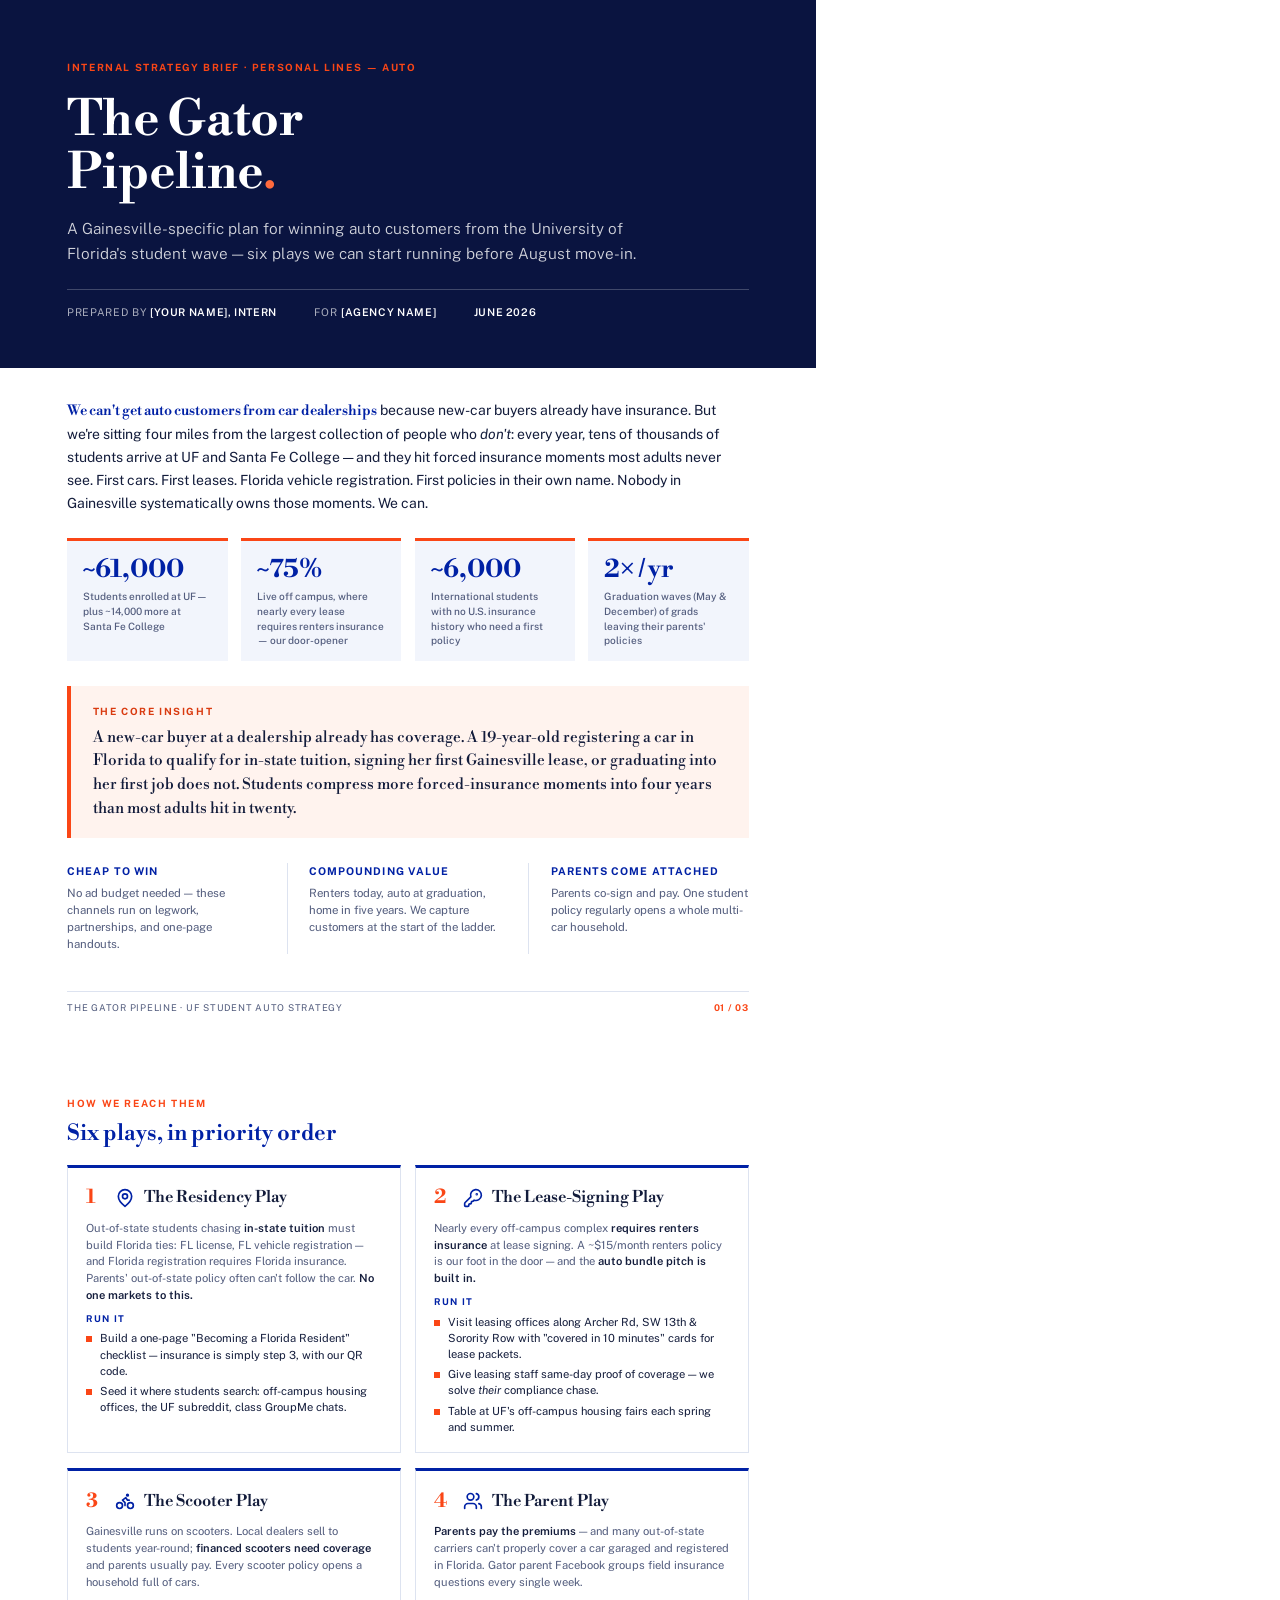
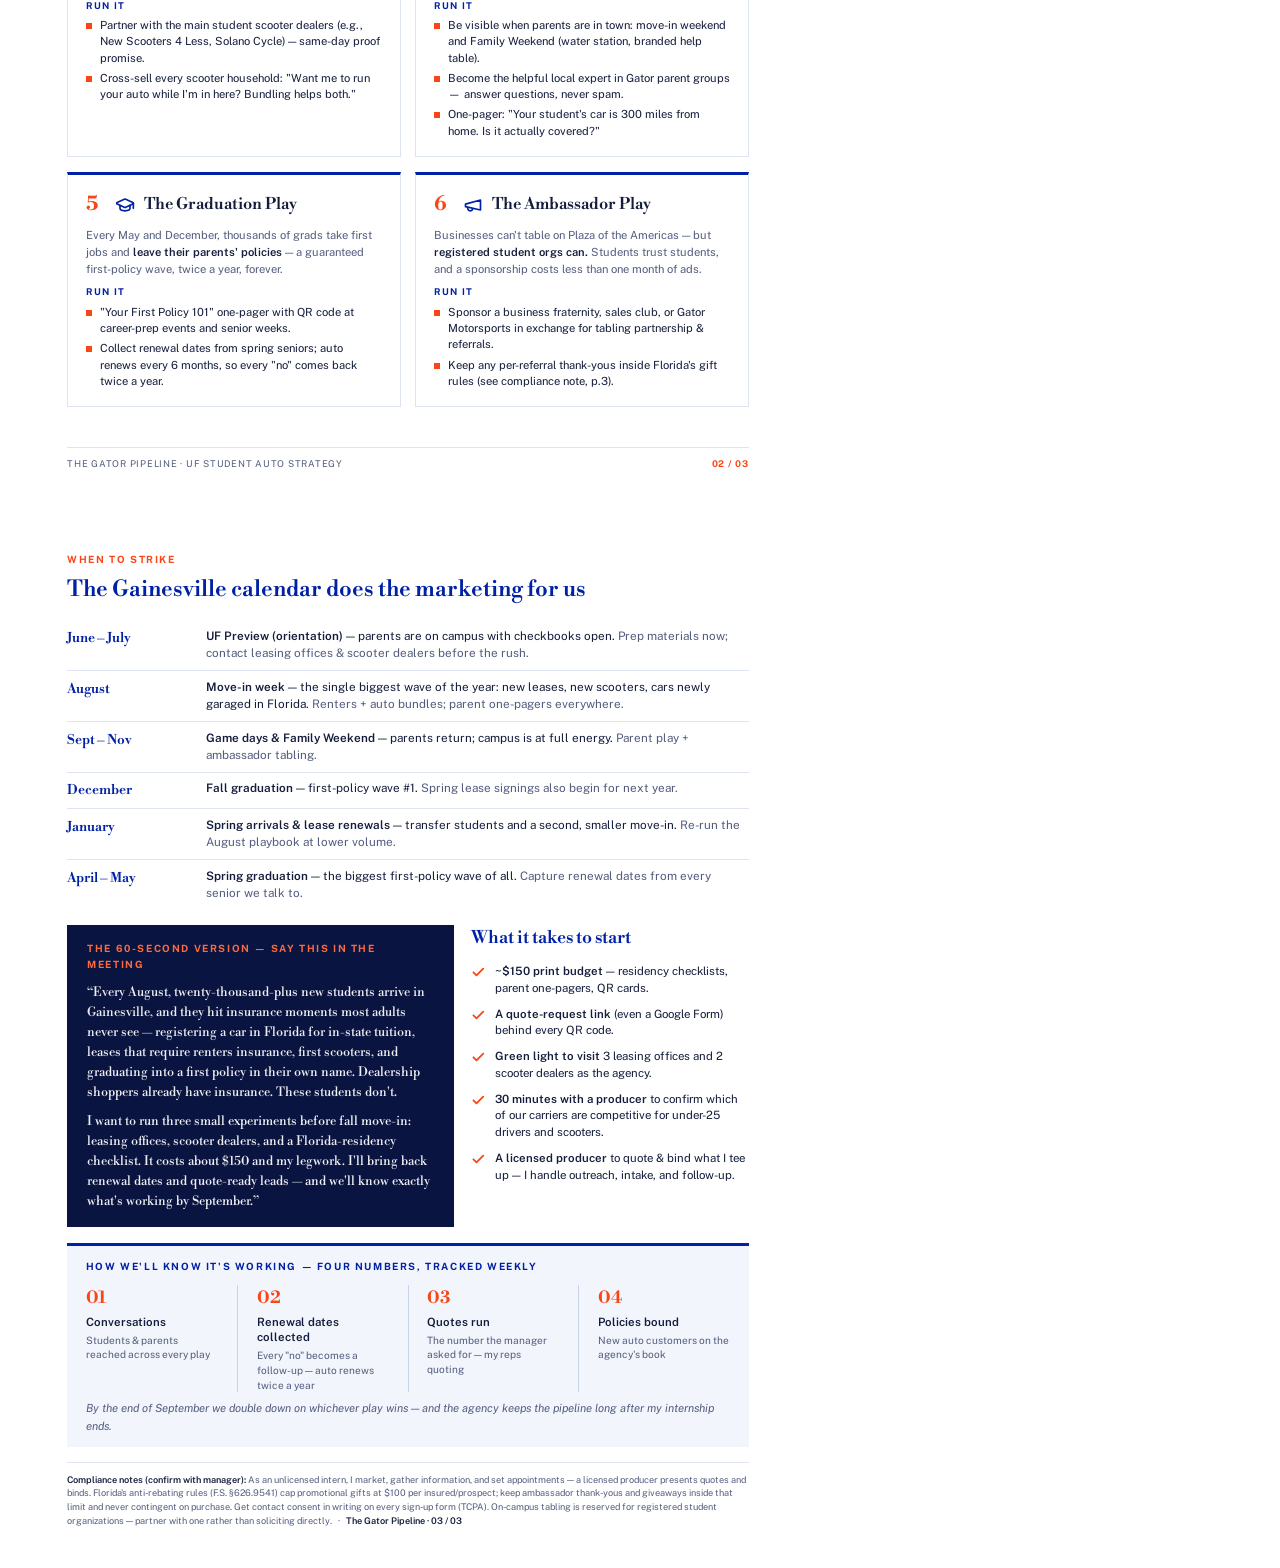
<file: uf-student-auto-strategy.html>
<!DOCTYPE html>
<html lang="en">
<head>
<meta charset="UTF-8" />
<title>The Gator Pipeline — UF Student Auto Strategy</title>
<style>
  @import url('https://fonts.googleapis.com/css2?family=Libre+Bodoni:ital,wght@0,400;0,500;0,600;0,700;1,400&family=Public+Sans:ital,wght@0,300;0,400;0,500;0,600;0,700;1,400&display=swap');

  @page { size: Letter; margin: 0; }

  :root {
    --blue: #0021A5;
    --navy: #0A1440;
    --ink: #131C3B;
    --muted: #525C7D;
    --orange: #FA4616;
    --orange-deep: #D93A0F;
    --tint: #F2F5FC;
    --tint-warm: #FFF3EE;
    --line: #DDE3F0;
  }

  * { margin: 0; padding: 0; box-sizing: border-box; }

  body {
    font-family: 'Public Sans', sans-serif;
    color: var(--ink);
    font-size: 9.5pt;
    line-height: 1.55;
  }

  .sheet {
    width: 8.5in;
    height: 11in;
    page-break-after: always;
    position: relative;
    background: #fff;
    overflow: hidden;
  }
  .sheet:last-child { page-break-after: auto; }

  .pad { padding: 0 0.7in; }

  .kicker {
    font-size: 7.5pt;
    font-weight: 700;
    letter-spacing: 0.16em;
    text-transform: uppercase;
    color: var(--orange);
  }

  h2.section {
    font-family: 'Libre Bodoni', serif;
    font-weight: 600;
    font-size: 16.5pt;
    color: var(--blue);
    margin: 4pt 0 10pt;
  }

  /* ---------- PAGE 1 ---------- */

  .cover-band {
    background: var(--navy);
    padding: 0.62in 0.7in 0.5in;
    color: #fff;
  }
  .cover-band .kicker { margin-bottom: 14pt; }
  .cover-band h1 {
    font-family: 'Libre Bodoni', serif;
    font-weight: 700;
    font-size: 37pt;
    line-height: 1.08;
    margin-bottom: 12pt;
    color: #fff;
  }
  .cover-band h1 .accent { color: #FF6A3D; }
  .cover-band .sub {
    font-size: 11.5pt;
    font-weight: 300;
    line-height: 1.6;
    color: rgba(255,255,255,0.82);
    max-width: 6.2in;
    margin-bottom: 18pt;
  }
  .cover-meta {
    display: flex;
    border-top: 1px solid rgba(255,255,255,0.22);
    padding-top: 10pt;
    font-size: 8pt;
    letter-spacing: 0.06em;
    text-transform: uppercase;
    color: rgba(255,255,255,0.65);
  }
  .cover-meta span { margin-right: 28pt; }
  .cover-meta b { color: #fff; font-weight: 600; }

  .intro {
    padding-top: 0.32in;
    font-size: 10.5pt;
    line-height: 1.65;
    color: var(--ink);
  }
  .intro p { max-width: 7.1in; }
  .intro .lede-cap {
    font-family: 'Libre Bodoni', serif;
    color: var(--blue);
    font-weight: 600;
  }

  .stats {
    display: flex;
    margin-top: 0.24in;
  }
  .stat {
    flex: 1;
    background: var(--tint);
    border-top: 2.5pt solid var(--orange);
    padding: 11pt 12pt 10pt;
    margin-right: 10pt;
  }
  .stat:last-child { margin-right: 0; }
  .stat .num {
    font-family: 'Libre Bodoni', serif;
    font-weight: 700;
    font-size: 19pt;
    color: var(--blue);
    line-height: 1.1;
    margin-bottom: 4pt;
  }
  .stat .lbl {
    font-size: 7.6pt;
    line-height: 1.45;
    color: var(--muted);
    font-weight: 500;
  }

  .insight {
    margin-top: 0.26in;
    background: var(--tint-warm);
    border-left: 3pt solid var(--orange);
    padding: 13pt 16pt;
  }
  .insight .tag {
    font-size: 7.5pt;
    font-weight: 700;
    letter-spacing: 0.16em;
    text-transform: uppercase;
    color: var(--orange-deep);
    margin-bottom: 5pt;
  }
  .insight p {
    font-family: 'Libre Bodoni', serif;
    font-size: 11.5pt;
    line-height: 1.55;
    color: var(--ink);
  }

  .three-up {
    display: flex;
    margin-top: 0.26in;
  }
  .three-up .cell {
    flex: 1;
    padding-right: 16pt;
    margin-right: 16pt;
    border-right: 1px solid var(--line);
  }
  .three-up .cell:last-child { border-right: none; margin-right: 0; padding-right: 0; }
  .three-up h4 {
    font-size: 8pt;
    font-weight: 700;
    letter-spacing: 0.1em;
    text-transform: uppercase;
    color: var(--blue);
    margin-bottom: 4pt;
  }
  .three-up p { font-size: 8.6pt; color: var(--muted); line-height: 1.5; }

  /* ---------- PAGE 2 ---------- */

  .page-head { padding-top: 0.42in; }

  .plays { margin-top: 4pt; }
  .play-row { display: flex; margin-bottom: 11pt; }
  .play {
    flex: 1;
    border: 1px solid var(--line);
    border-top: 2.5pt solid var(--blue);
    padding: 11pt 13pt 10pt;
    margin-right: 11pt;
  }
  .play:last-child { margin-right: 0; }
  .play-top { display: flex; align-items: center; margin-bottom: 5pt; }
  .play-num {
    font-family: 'Libre Bodoni', serif;
    font-weight: 700;
    font-size: 15pt;
    color: var(--orange);
    width: 22pt;
  }
  .play-icon { width: 15pt; height: 15pt; margin-right: 7pt; }
  .play h3 {
    font-family: 'Libre Bodoni', serif;
    font-weight: 600;
    font-size: 12pt;
    color: var(--ink);
  }
  .play .why {
    font-size: 8.4pt;
    line-height: 1.5;
    color: var(--muted);
    margin-bottom: 6pt;
  }
  .play .why b { color: var(--ink); font-weight: 600; }
  .play ul { list-style: none; }
  .play li {
    font-size: 8.4pt;
    line-height: 1.45;
    padding-left: 11pt;
    position: relative;
    margin-bottom: 3pt;
    color: var(--ink);
  }
  .play li::before {
    content: '';
    position: absolute;
    left: 0; top: 4.5pt;
    width: 4.5pt; height: 4.5pt;
    background: var(--orange);
  }
  .run-tag {
    font-size: 7pt;
    font-weight: 700;
    letter-spacing: 0.14em;
    text-transform: uppercase;
    color: var(--blue);
    margin-bottom: 3pt;
  }

  /* ---------- PAGE 3 ---------- */

  .timeline { margin-top: 2pt; }
  .t-row {
    display: flex;
    border-bottom: 1px solid var(--line);
    padding: 5.5pt 0;
  }
  .t-row:last-child { border-bottom: none; }
  .t-when {
    width: 1.45in;
    font-family: 'Libre Bodoni', serif;
    font-weight: 600;
    font-size: 10pt;
    color: var(--blue);
    padding-right: 12pt;
  }
  .t-what { flex: 1; font-size: 8.8pt; color: var(--ink); line-height: 1.5; }
  .t-what b { font-weight: 600; }
  .t-what .m { color: var(--muted); }

  .bottom-cols { display: flex; margin-top: 0.16in; }

  .pitch {
    flex: 1.25;
    background: var(--navy);
    color: #fff;
    padding: 12pt 15pt;
    margin-right: 13pt;
  }
  .pitch .tag {
    font-size: 7.5pt;
    font-weight: 700;
    letter-spacing: 0.16em;
    text-transform: uppercase;
    color: #FF6A3D;
    margin-bottom: 7pt;
  }
  .pitch p {
    font-family: 'Libre Bodoni', serif;
    font-size: 9.5pt;
    line-height: 1.58;
    color: rgba(255,255,255,0.93);
  }
  .pitch p + p { margin-top: 7pt; }

  .ask { flex: 1; }
  .ask h3 {
    font-family: 'Libre Bodoni', serif;
    font-weight: 600;
    font-size: 13pt;
    color: var(--blue);
    margin-bottom: 8pt;
  }
  .ask-item { display: flex; margin-bottom: 7pt; }
  .ask-item svg { width: 11pt; height: 11pt; margin: 1.5pt 7pt 0 0; flex: none; }
  .ask-item p { font-size: 8.6pt; line-height: 1.45; color: var(--ink); }
  .ask-item b { font-weight: 600; }

  .scorecard {
    margin-top: 0.16in;
    background: var(--tint);
    border-top: 2.5pt solid var(--blue);
    padding: 10pt 14pt 9pt;
  }
  .scorecard .tag {
    font-size: 7.5pt;
    font-weight: 700;
    letter-spacing: 0.16em;
    text-transform: uppercase;
    color: var(--blue);
    margin-bottom: 8pt;
  }
  .score-row { display: flex; }
  .score {
    flex: 1;
    margin-right: 14pt;
    padding-right: 14pt;
    border-right: 1px solid #C9D3E8;
  }
  .score:last-child { margin-right: 0; padding-right: 0; border-right: none; }
  .score .n {
    font-family: 'Libre Bodoni', serif;
    font-weight: 700;
    font-size: 13pt;
    color: var(--orange);
    margin-bottom: 2pt;
  }
  .score .t { font-size: 8.6pt; font-weight: 600; color: var(--ink); line-height: 1.35; }
  .score .d { font-size: 7.6pt; color: var(--muted); line-height: 1.45; margin-top: 2pt; }
  .scorecard .closer {
    margin-top: 6pt;
    font-size: 8.4pt;
    color: var(--muted);
    font-style: italic;
  }

  .fine {
    position: absolute;
    bottom: 0.42in;
    left: 0.7in;
    right: 0.7in;
    border-top: 1px solid var(--line);
    padding-top: 7pt;
    font-size: 6.9pt;
    line-height: 1.5;
    color: var(--muted);
  }
  .fine b { color: var(--ink); font-weight: 600; }

  .footer {
    position: absolute;
    bottom: 0.42in;
    left: 0.7in;
    right: 0.7in;
    display: flex;
    justify-content: space-between;
    border-top: 1px solid var(--line);
    padding-top: 7pt;
    font-size: 7pt;
    letter-spacing: 0.08em;
    text-transform: uppercase;
    color: var(--muted);
  }
  .footer .pg { color: var(--orange); font-weight: 700; }
</style>
</head>
<body>

<!-- ================= PAGE 1 ================= -->
<div class="sheet">
  <div class="cover-band">
    <div class="kicker">Internal Strategy Brief &middot; Personal Lines — Auto</div>
    <h1>The Gator<br/>Pipeline<span class="accent">.</span></h1>
    <p class="sub">A Gainesville-specific plan for winning auto customers from the University of Florida's student wave — six plays we can start running before August move-in.</p>
    <div class="cover-meta">
      <span>Prepared by <b>[Your Name], Intern</b></span>
      <span>For <b>[Agency Name]</b></span>
      <span><b>June 2026</b></span>
    </div>
  </div>

  <div class="pad intro">
    <p><span class="lede-cap">We can't get auto customers from car dealerships</span> because new-car buyers already have insurance. But we're sitting four miles from the largest collection of people who <em>don't</em>: every year, tens of thousands of students arrive at UF and Santa Fe College — and they hit forced insurance moments most adults never see. First cars. First leases. Florida vehicle registration. First policies in their own name. Nobody in Gainesville systematically owns those moments. We can.</p>
  </div>

  <div class="pad stats">
    <div class="stat">
      <div class="num">~61,000</div>
      <div class="lbl">Students enrolled at UF — plus ~14,000 more at Santa Fe College</div>
    </div>
    <div class="stat">
      <div class="num">~75%</div>
      <div class="lbl">Live off campus, where nearly every lease requires renters insurance — our door-opener</div>
    </div>
    <div class="stat">
      <div class="num">~6,000</div>
      <div class="lbl">International students with no U.S. insurance history who need a first policy</div>
    </div>
    <div class="stat">
      <div class="num">2&times; / yr</div>
      <div class="lbl">Graduation waves (May &amp; December) of grads leaving their parents' policies</div>
    </div>
  </div>

  <div class="pad">
    <div class="insight">
      <div class="tag">The Core Insight</div>
      <p>A new-car buyer at a dealership already has coverage. A 19-year-old registering a car in Florida to qualify for in-state tuition, signing her first Gainesville lease, or graduating into her first job does not. Students compress more forced-insurance moments into four years than most adults hit in twenty.</p>
    </div>
  </div>

  <div class="pad three-up">
    <div class="cell">
      <h4>Cheap to win</h4>
      <p>No ad budget needed — these channels run on legwork, partnerships, and one-page handouts.</p>
    </div>
    <div class="cell">
      <h4>Compounding value</h4>
      <p>Renters today, auto at graduation, home in five years. We capture customers at the start of the ladder.</p>
    </div>
    <div class="cell">
      <h4>Parents come attached</h4>
      <p>Parents co-sign and pay. One student policy regularly opens a whole multi-car household.</p>
    </div>
  </div>

  <div class="footer">
    <span>The Gator Pipeline &middot; UF Student Auto Strategy</span>
    <span class="pg">01 / 03</span>
  </div>
</div>

<!-- ================= PAGE 2 ================= -->
<div class="sheet">
  <div class="pad page-head">
    <div class="kicker">How We Reach Them</div>
    <h2 class="section">Six plays, in priority order</h2>
  </div>

  <div class="pad plays">

    <div class="play-row">
      <div class="play">
        <div class="play-top">
          <span class="play-num">1</span>
          <svg class="play-icon" viewBox="0 0 24 24" fill="none" stroke="#0021A5" stroke-width="2" stroke-linecap="round" stroke-linejoin="round"><path d="M20 10c0 6-8 12-8 12s-8-6-8-12a8 8 0 0 1 16 0Z"/><circle cx="12" cy="10" r="3"/></svg>
          <h3>The Residency Play</h3>
        </div>
        <p class="why">Out-of-state students chasing <b>in-state tuition</b> must build Florida ties: FL license, FL vehicle registration — and Florida registration requires Florida insurance. Parents' out-of-state policy often can't follow the car. <b>No one markets to this.</b></p>
        <div class="run-tag">Run it</div>
        <ul>
          <li>Build a one-page "Becoming a Florida Resident" checklist — insurance is simply step 3, with our QR code.</li>
          <li>Seed it where students search: off-campus housing offices, the UF subreddit, class GroupMe chats.</li>
        </ul>
      </div>
      <div class="play">
        <div class="play-top">
          <span class="play-num">2</span>
          <svg class="play-icon" viewBox="0 0 24 24" fill="none" stroke="#0021A5" stroke-width="2" stroke-linecap="round" stroke-linejoin="round"><path d="M2.586 17.414A2 2 0 0 0 2 18.828V21a1 1 0 0 0 1 1h3a1 1 0 0 0 1-1v-1a1 1 0 0 1 1-1h1a1 1 0 0 0 1-1v-1a1 1 0 0 1 1-1h.172a2 2 0 0 0 1.414-.586l.814-.814a6.5 6.5 0 1 0-4-4z"/><circle cx="16.5" cy="7.5" r=".5" fill="#0021A5"/></svg>
          <h3>The Lease-Signing Play</h3>
        </div>
        <p class="why">Nearly every off-campus complex <b>requires renters insurance</b> at lease signing. A ~$15/month renters policy is our foot in the door — and the <b>auto bundle pitch is built in.</b></p>
        <div class="run-tag">Run it</div>
        <ul>
          <li>Visit leasing offices along Archer Rd, SW 13th &amp; Sorority Row with "covered in 10 minutes" cards for lease packets.</li>
          <li>Give leasing staff same-day proof of coverage — we solve <em>their</em> compliance chase.</li>
          <li>Table at UF's off-campus housing fairs each spring and summer.</li>
        </ul>
      </div>
    </div>

    <div class="play-row">
      <div class="play">
        <div class="play-top">
          <span class="play-num">3</span>
          <svg class="play-icon" viewBox="0 0 24 24" fill="none" stroke="#0021A5" stroke-width="2" stroke-linecap="round" stroke-linejoin="round"><circle cx="5.5" cy="17.5" r="3.5"/><circle cx="18.5" cy="17.5" r="3.5"/><path d="M15 6a1 1 0 1 0 0-2 1 1 0 0 0 0 2zm-3 11.5V14l-3-3 4-3 2 3h2"/></svg>
          <h3>The Scooter Play</h3>
        </div>
        <p class="why">Gainesville runs on scooters. Local dealers sell to students year-round; <b>financed scooters need coverage</b> and parents usually pay. Every scooter policy opens a household full of cars.</p>
        <div class="run-tag">Run it</div>
        <ul>
          <li>Partner with the main student scooter dealers (e.g., New Scooters 4 Less, Solano Cycle) — same-day proof promise.</li>
          <li>Cross-sell every scooter household: "Want me to run your auto while I'm in here? Bundling helps both."</li>
        </ul>
      </div>
      <div class="play">
        <div class="play-top">
          <span class="play-num">4</span>
          <svg class="play-icon" viewBox="0 0 24 24" fill="none" stroke="#0021A5" stroke-width="2" stroke-linecap="round" stroke-linejoin="round"><path d="M16 21v-2a4 4 0 0 0-4-4H6a4 4 0 0 0-4 4v2"/><circle cx="9" cy="7" r="4"/><path d="M22 21v-2a4 4 0 0 0-3-3.87"/><path d="M16 3.13a4 4 0 0 1 0 7.75"/></svg>
          <h3>The Parent Play</h3>
        </div>
        <p class="why"><b>Parents pay the premiums</b> — and many out-of-state carriers can't properly cover a car garaged and registered in Florida. Gator parent Facebook groups field insurance questions every single week.</p>
        <div class="run-tag">Run it</div>
        <ul>
          <li>Be visible when parents are in town: move-in weekend and Family Weekend (water station, branded help table).</li>
          <li>Become the helpful local expert in Gator parent groups — answer questions, never spam.</li>
          <li>One-pager: "Your student's car is 300 miles from home. Is it actually covered?"</li>
        </ul>
      </div>
    </div>

    <div class="play-row">
      <div class="play">
        <div class="play-top">
          <span class="play-num">5</span>
          <svg class="play-icon" viewBox="0 0 24 24" fill="none" stroke="#0021A5" stroke-width="2" stroke-linecap="round" stroke-linejoin="round"><path d="M21.42 10.92a1 1 0 0 0-.02-1.84L12.83 5.18a2 2 0 0 0-1.66 0L2.6 9.08a1 1 0 0 0 0 1.83l8.57 3.91a2 2 0 0 0 1.66 0z"/><path d="M22 10v6"/><path d="M6 12.5V16a6 3 0 0 0 12 0v-3.5"/></svg>
          <h3>The Graduation Play</h3>
        </div>
        <p class="why">Every May and December, thousands of grads take first jobs and <b>leave their parents' policies</b> — a guaranteed first-policy wave, twice a year, forever.</p>
        <div class="run-tag">Run it</div>
        <ul>
          <li>"Your First Policy 101" one-pager with QR code at career-prep events and senior weeks.</li>
          <li>Collect renewal dates from spring seniors; auto renews every 6 months, so every "no" comes back twice a year.</li>
        </ul>
      </div>
      <div class="play">
        <div class="play-top">
          <span class="play-num">6</span>
          <svg class="play-icon" viewBox="0 0 24 24" fill="none" stroke="#0021A5" stroke-width="2" stroke-linecap="round" stroke-linejoin="round"><path d="m3 11 18-5v12L3 14v-3z"/><path d="M11.6 16.8a3 3 0 1 1-5.8-1.6"/></svg>
          <h3>The Ambassador Play</h3>
        </div>
        <p class="why">Businesses can't table on Plaza of the Americas — but <b>registered student orgs can.</b> Students trust students, and a sponsorship costs less than one month of ads.</p>
        <div class="run-tag">Run it</div>
        <ul>
          <li>Sponsor a business fraternity, sales club, or Gator Motorsports in exchange for tabling partnership &amp; referrals.</li>
          <li>Keep any per-referral thank-yous inside Florida's gift rules (see compliance note, p.3).</li>
        </ul>
      </div>
    </div>

  </div>

  <div class="footer">
    <span>The Gator Pipeline &middot; UF Student Auto Strategy</span>
    <span class="pg">02 / 03</span>
  </div>
</div>

<!-- ================= PAGE 3 ================= -->
<div class="sheet">
  <div class="pad page-head">
    <div class="kicker">When To Strike</div>
    <h2 class="section">The Gainesville calendar does the marketing for us</h2>
  </div>

  <div class="pad timeline">
    <div class="t-row">
      <div class="t-when">June – July</div>
      <div class="t-what"><b>UF Preview (orientation)</b> — parents are on campus with checkbooks open. <span class="m">Prep materials now; contact leasing offices &amp; scooter dealers before the rush.</span></div>
    </div>
    <div class="t-row">
      <div class="t-when">August</div>
      <div class="t-what"><b>Move-in week</b> — the single biggest wave of the year: new leases, new scooters, cars newly garaged in Florida. <span class="m">Renters + auto bundles; parent one-pagers everywhere.</span></div>
    </div>
    <div class="t-row">
      <div class="t-when">Sept – Nov</div>
      <div class="t-what"><b>Game days &amp; Family Weekend</b> — parents return; campus is at full energy. <span class="m">Parent play + ambassador tabling.</span></div>
    </div>
    <div class="t-row">
      <div class="t-when">December</div>
      <div class="t-what"><b>Fall graduation</b> — first-policy wave #1. <span class="m">Spring lease signings also begin for next year.</span></div>
    </div>
    <div class="t-row">
      <div class="t-when">January</div>
      <div class="t-what"><b>Spring arrivals &amp; lease renewals</b> — transfer students and a second, smaller move-in. <span class="m">Re-run the August playbook at lower volume.</span></div>
    </div>
    <div class="t-row">
      <div class="t-when">April – May</div>
      <div class="t-what"><b>Spring graduation</b> — the biggest first-policy wave of all. <span class="m">Capture renewal dates from every senior we talk to.</span></div>
    </div>
  </div>

  <div class="pad bottom-cols">
    <div class="pitch">
      <div class="tag">The 60-Second Version &mdash; Say This In The Meeting</div>
      <p>&ldquo;Every August, twenty-thousand-plus new students arrive in Gainesville, and they hit insurance moments most adults never see — registering a car in Florida for in-state tuition, leases that require renters insurance, first scooters, and graduating into a first policy in their own name. Dealership shoppers already have insurance. These students don't.</p>
      <p>I want to run three small experiments before fall move-in: leasing offices, scooter dealers, and a Florida-residency checklist. It costs about $150 and my legwork. I'll bring back renewal dates and quote-ready leads — and we'll know exactly what's working by September.&rdquo;</p>
    </div>
    <div class="ask">
      <h3>What it takes to start</h3>
      <div class="ask-item">
        <svg viewBox="0 0 24 24" fill="none" stroke="#FA4616" stroke-width="3" stroke-linecap="round" stroke-linejoin="round"><path d="M20 6 9 17l-5-5"/></svg>
        <p><b>~$150 print budget</b> — residency checklists, parent one-pagers, QR cards.</p>
      </div>
      <div class="ask-item">
        <svg viewBox="0 0 24 24" fill="none" stroke="#FA4616" stroke-width="3" stroke-linecap="round" stroke-linejoin="round"><path d="M20 6 9 17l-5-5"/></svg>
        <p><b>A quote-request link</b> (even a Google Form) behind every QR code.</p>
      </div>
      <div class="ask-item">
        <svg viewBox="0 0 24 24" fill="none" stroke="#FA4616" stroke-width="3" stroke-linecap="round" stroke-linejoin="round"><path d="M20 6 9 17l-5-5"/></svg>
        <p><b>Green light to visit</b> 3 leasing offices and 2 scooter dealers as the agency.</p>
      </div>
      <div class="ask-item">
        <svg viewBox="0 0 24 24" fill="none" stroke="#FA4616" stroke-width="3" stroke-linecap="round" stroke-linejoin="round"><path d="M20 6 9 17l-5-5"/></svg>
        <p><b>30 minutes with a producer</b> to confirm which of our carriers are competitive for under-25 drivers and scooters.</p>
      </div>
      <div class="ask-item">
        <svg viewBox="0 0 24 24" fill="none" stroke="#FA4616" stroke-width="3" stroke-linecap="round" stroke-linejoin="round"><path d="M20 6 9 17l-5-5"/></svg>
        <p><b>A licensed producer</b> to quote &amp; bind what I tee up — I handle outreach, intake, and follow-up.</p>
      </div>
    </div>
  </div>

  <div class="pad">
    <div class="scorecard">
      <div class="tag">How we'll know it's working — four numbers, tracked weekly</div>
      <div class="score-row">
        <div class="score">
          <div class="n">01</div>
          <div class="t">Conversations</div>
          <div class="d">Students &amp; parents reached across every play</div>
        </div>
        <div class="score">
          <div class="n">02</div>
          <div class="t">Renewal dates collected</div>
          <div class="d">Every "no" becomes a follow-up — auto renews twice a year</div>
        </div>
        <div class="score">
          <div class="n">03</div>
          <div class="t">Quotes run</div>
          <div class="d">The number the manager asked for — my reps quoting</div>
        </div>
        <div class="score">
          <div class="n">04</div>
          <div class="t">Policies bound</div>
          <div class="d">New auto customers on the agency's book</div>
        </div>
      </div>
      <p class="closer">By the end of September we double down on whichever play wins — and the agency keeps the pipeline long after my internship ends.</p>
    </div>
  </div>

  <div class="fine">
    <b>Compliance notes (confirm with manager):</b> As an unlicensed intern, I market, gather information, and set appointments — a licensed producer presents quotes and binds. Florida's anti-rebating rules (F.S. &sect;626.9541) cap promotional gifts at $100 per insured/prospect; keep ambassador thank-yous and giveaways inside that limit and never contingent on purchase. Get contact consent in writing on every sign-up form (TCPA). On-campus tabling is reserved for registered student organizations — partner with one rather than soliciting directly. &nbsp;&nbsp;&middot;&nbsp;&nbsp; <b>The Gator Pipeline &middot; 03 / 03</b>
  </div>
</div>

</body>
</html>
</file>
<file: apex/styles.css>
/* ============================================================
   APEX — gym progress tracker
   Dark athletic theme: volt green on near-black, Bebas + Manrope
   ============================================================ */

:root {
  --bg: #07080c;
  --bg-2: #0c0e15;
  --panel: #111521;
  --panel-2: #161b2b;
  --border: rgba(255, 255, 255, 0.08);
  --border-strong: rgba(255, 255, 255, 0.14);
  --text: #f2f5f7;
  --muted: #9aa3b5;
  --volt: #d7ff3e;
  --volt-deep: #aee62b;
  --cyan: #4de3ff;
  --pink: #ff5c7a;
  --amber: #ffc53d;
  --ink: #0a0c08;
  --radius: 18px;
  --radius-sm: 12px;
  --shadow: 0 24px 60px rgba(0, 0, 0, 0.45);
  --font-display: 'Bebas Neue', 'Arial Narrow', sans-serif;
  --font-body: 'Manrope', system-ui, -apple-system, sans-serif;
  --ease-out: cubic-bezier(0.16, 1, 0.3, 1);
}

* { box-sizing: border-box; }

html {
  scroll-behavior: smooth;
  scroll-padding-top: 96px;
}

body {
  margin: 0;
  background: var(--bg);
  color: var(--text);
  font-family: var(--font-body);
  font-size: 16px;
  line-height: 1.6;
  -webkit-text-size-adjust: 100%;
  overflow-x: hidden;
}

img, svg, canvas { max-width: 100%; }

.container {
  max-width: 1140px;
  margin: 0 auto;
  padding: 0 24px;
}

.sr-only {
  position: absolute;
  width: 1px; height: 1px;
  padding: 0; margin: -1px;
  overflow: hidden;
  clip: rect(0 0 0 0);
  white-space: nowrap; border: 0;
}

.t-volt { color: var(--volt); }
.t-cyan { color: var(--cyan); }
.t-pink { color: var(--pink); }
.t-muted { color: var(--muted); font-weight: 500; }

:focus-visible {
  outline: 2px solid var(--volt);
  outline-offset: 3px;
  border-radius: 4px;
}

::selection { background: var(--volt); color: var(--ink); }

/* ---------- scroll progress ---------- */

.scroll-progress {
  position: fixed;
  top: 0; left: 0;
  height: 3px;
  width: 100%;
  transform: scaleX(0);
  transform-origin: 0 50%;
  background: linear-gradient(90deg, var(--volt), var(--cyan));
  z-index: 60;
}

/* ---------- nav ---------- */

.nav {
  position: fixed;
  top: 16px; left: 50%;
  transform: translateX(-50%);
  width: min(1140px, calc(100% - 32px));
  display: flex;
  align-items: center;
  gap: 24px;
  padding: 10px 18px;
  border-radius: 999px;
  border: 1px solid var(--border);
  background: rgba(10, 12, 18, 0.72);
  backdrop-filter: blur(14px);
  -webkit-backdrop-filter: blur(14px);
  z-index: 50;
  transition: border-color 0.25s, background-color 0.25s;
}

.nav.is-scrolled {
  border-color: var(--border-strong);
  background: rgba(10, 12, 18, 0.88);
}

.nav__brand {
  display: inline-flex;
  align-items: center;
  gap: 8px;
  color: var(--text);
  text-decoration: none;
  font-family: var(--font-display);
  font-size: 22px;
  letter-spacing: 0.12em;
  line-height: 1;
}

.nav__brand svg { color: var(--volt); }

.nav__links {
  display: flex;
  gap: 4px;
  margin-left: auto;
}

.nav__links a {
  color: var(--muted);
  text-decoration: none;
  font-weight: 600;
  font-size: 14px;
  padding: 8px 14px;
  border-radius: 999px;
  transition: color 0.2s, background-color 0.2s;
}

.nav__links a:hover {
  color: var(--text);
  background: rgba(255, 255, 255, 0.06);
}

.nav__unit {
  font-family: var(--font-body);
  font-weight: 800;
  font-size: 12px;
  letter-spacing: 0.08em;
  color: var(--volt);
  background: rgba(215, 255, 62, 0.1);
  border: 1px solid rgba(215, 255, 62, 0.35);
  border-radius: 999px;
  padding: 7px 14px;
  cursor: pointer;
  transition: background-color 0.2s, color 0.2s;
}

.nav__unit:hover { background: rgba(215, 255, 62, 0.2); }

/* ---------- buttons ---------- */

.btn {
  display: inline-flex;
  align-items: center;
  justify-content: center;
  gap: 8px;
  min-height: 48px;
  padding: 12px 26px;
  border-radius: 999px;
  border: 1px solid transparent;
  font-family: var(--font-body);
  font-weight: 800;
  font-size: 15px;
  letter-spacing: 0.01em;
  text-decoration: none;
  cursor: pointer;
  transition: background-color 0.2s, color 0.2s, border-color 0.2s, box-shadow 0.2s;
}

.btn--volt {
  background: var(--volt);
  color: var(--ink);
  box-shadow: 0 8px 28px rgba(215, 255, 62, 0.22);
}

.btn--volt:hover {
  background: var(--volt-deep);
  box-shadow: 0 10px 34px rgba(215, 255, 62, 0.32);
}

.btn--ghost {
  background: transparent;
  color: var(--text);
  border-color: var(--border-strong);
}

.btn--ghost:hover {
  border-color: var(--volt);
  color: var(--volt);
}

.btn--dashed {
  background: transparent;
  color: var(--muted);
  border: 1.5px dashed var(--border-strong);
  border-radius: var(--radius-sm);
  width: 100%;
}

.btn--dashed:hover { color: var(--volt); border-color: rgba(215, 255, 62, 0.5); }

.btn--sm {
  min-height: 40px;
  padding: 8px 16px;
  font-size: 13px;
}

/* ---------- hero ---------- */

.hero {
  position: relative;
  min-height: 100svh;
  display: flex;
  flex-direction: column;
  justify-content: center;
  overflow: hidden;
  padding: 140px 24px 90px;
}

.hero__bg { position: absolute; inset: 0; pointer-events: none; }

.hero__orb {
  position: absolute;
  border-radius: 50%;
  filter: blur(90px);
  opacity: 0.5;
  will-change: transform;
}

.hero__orb--volt {
  width: 540px; height: 540px;
  background: radial-gradient(circle, rgba(215, 255, 62, 0.5), transparent 65%);
  top: -160px; right: -120px;
}

.hero__orb--cyan {
  width: 460px; height: 460px;
  background: radial-gradient(circle, rgba(77, 227, 255, 0.35), transparent 65%);
  bottom: -140px; left: -140px;
}

.hero__grid {
  position: absolute;
  inset: 0;
  background-image:
    linear-gradient(rgba(255, 255, 255, 0.04) 1px, transparent 1px),
    linear-gradient(90deg, rgba(255, 255, 255, 0.04) 1px, transparent 1px);
  background-size: 64px 64px;
  mask-image: radial-gradient(ellipse 90% 70% at 50% 40%, black 35%, transparent 75%);
  -webkit-mask-image: radial-gradient(ellipse 90% 70% at 50% 40%, black 35%, transparent 75%);
}

.hero__ghost {
  position: absolute;
  left: 50%;
  top: 48%;
  transform: translate(-50%, -50%);
  font-family: var(--font-display);
  font-size: clamp(180px, 38vw, 560px);
  line-height: 1;
  letter-spacing: 0.06em;
  color: transparent;
  -webkit-text-stroke: 1px rgba(255, 255, 255, 0.06);
  user-select: none;
  white-space: nowrap;
  will-change: transform;
}

.hero__inner {
  position: relative;
  max-width: 1140px;
  margin: 0 auto;
  width: 100%;
}

.hero__kicker {
  margin: 0 0 18px;
  font-weight: 700;
  font-size: 14px;
  letter-spacing: 0.22em;
  text-transform: uppercase;
  color: var(--volt);
}

.hero__title {
  margin: 0;
  font-family: var(--font-display);
  font-size: clamp(64px, 12vw, 168px);
  line-height: 0.92;
  letter-spacing: 0.015em;
  text-transform: uppercase;
}

.line--volt {
  color: var(--volt);
  text-shadow: 0 0 60px rgba(215, 255, 62, 0.35);
}

.hero__sub {
  max-width: 560px;
  margin: 28px 0 0;
  font-size: 18px;
  color: var(--muted);
}

.hero__cta {
  display: flex;
  flex-wrap: wrap;
  gap: 14px;
  margin-top: 34px;
}

.hero__stats {
  display: flex;
  gap: 48px;
  margin: 56px 0 0;
  padding: 0;
}

.hero__stats div { display: flex; flex-direction: column-reverse; }

.hero__stats dt {
  font-size: 13px;
  font-weight: 600;
  letter-spacing: 0.14em;
  text-transform: uppercase;
  color: var(--muted);
}

.hero__stats dd {
  margin: 0;
  font-family: var(--font-display);
  font-size: 44px;
  line-height: 1.1;
  color: var(--text);
}

.hero__scrollcue {
  position: absolute;
  left: 50%;
  bottom: 26px;
  transform: translateX(-50%);
  width: 28px; height: 46px;
  border: 2px solid var(--border-strong);
  border-radius: 999px;
  display: flex;
  justify-content: center;
  padding-top: 8px;
}

.hero__scrollcue span {
  width: 4px; height: 10px;
  border-radius: 999px;
  background: var(--volt);
  animation: cue 1.8s var(--ease-out) infinite;
}

@keyframes cue {
  0% { transform: translateY(0); opacity: 1; }
  70% { transform: translateY(16px); opacity: 0; }
  100% { transform: translateY(0); opacity: 0; }
}

/* ---------- marquee ---------- */

.marquee {
  overflow: hidden;
  border-top: 1px solid var(--border);
  border-bottom: 1px solid var(--border);
  padding: 18px 0;
  background: var(--bg-2);
}

.marquee__track {
  font-family: var(--font-display);
  font-size: clamp(44px, 7vw, 88px);
  line-height: 1;
  letter-spacing: 0.08em;
  white-space: nowrap;
  color: transparent;
  -webkit-text-stroke: 1px rgba(242, 245, 247, 0.35);
  will-change: transform;
}

/* ---------- stat band ---------- */

.statband { padding: 96px 0 40px; }

.statband__grid {
  display: grid;
  grid-template-columns: repeat(4, 1fr);
  gap: 18px;
}

.stat {
  background: linear-gradient(160deg, var(--panel), var(--panel-2));
  border: 1px solid var(--border);
  border-radius: var(--radius);
  padding: 26px 24px;
  display: flex;
  flex-direction: column;
  gap: 6px;
  transition: border-color 0.25s, transform 0.25s;
}

.stat:hover { border-color: var(--border-strong); }

.stat__icon {
  width: 42px; height: 42px;
  border-radius: 12px;
  display: grid;
  place-items: center;
  margin-bottom: 10px;
}

.stat__icon svg { width: 22px; height: 22px; }

.stat__icon--volt { background: rgba(215, 255, 62, 0.12); color: var(--volt); }
.stat__icon--cyan { background: rgba(77, 227, 255, 0.12); color: var(--cyan); }
.stat__icon--pink { background: rgba(255, 92, 122, 0.12); color: var(--pink); }
.stat__icon--amber { background: rgba(255, 197, 61, 0.12); color: var(--amber); }

.stat__num {
  font-family: var(--font-display);
  font-size: 52px;
  line-height: 1;
  letter-spacing: 0.02em;
}

.stat__unit {
  font-style: normal;
  font-size: 22px;
  color: var(--muted);
  margin-left: 6px;
}

.stat__label {
  font-size: 14px;
  font-weight: 600;
  color: var(--muted);
}

/* ---------- sections ---------- */

.section { padding: 110px 0; }

.section--alt {
  background:
    radial-gradient(800px 400px at 85% 0%, rgba(77, 227, 255, 0.06), transparent 60%),
    var(--bg-2);
  border-top: 1px solid var(--border);
  border-bottom: 1px solid var(--border);
}

.section__head { max-width: 720px; margin-bottom: 56px; }

.section__kicker {
  margin: 0 0 12px;
  font-weight: 700;
  font-size: 13px;
  letter-spacing: 0.22em;
  text-transform: uppercase;
  color: var(--muted);
}

.section__title {
  margin: 0;
  font-family: var(--font-display);
  font-size: clamp(46px, 7vw, 84px);
  line-height: 0.95;
  letter-spacing: 0.02em;
  text-transform: uppercase;
}

.section__sub {
  margin: 18px 0 0;
  font-size: 17px;
  color: var(--muted);
  max-width: 56ch;
}

/* ---------- cards ---------- */

.card {
  background: linear-gradient(165deg, var(--panel), var(--panel-2));
  border: 1px solid var(--border);
  border-radius: var(--radius);
  box-shadow: var(--shadow);
}

/* ---------- weekly plan ---------- */

.section--plan { padding-bottom: 90px; }

.plan-track {
  display: flex;
  gap: 16px;
  overflow-x: auto;
  scroll-snap-type: x proximity;
  padding: 8px max(24px, calc((100vw - 1140px) / 2)) 22px;
  scrollbar-width: thin;
  scrollbar-color: var(--border-strong) transparent;
}

.plan-card {
  flex: 0 0 272px;
  scroll-snap-align: start;
  display: flex;
  flex-direction: column;
  background: linear-gradient(165deg, var(--panel), var(--panel-2));
  border: 1px solid var(--border);
  border-radius: var(--radius);
  padding: 20px;
  transition: border-color 0.25s, box-shadow 0.25s;
}

.plan-card:hover { border-color: var(--border-strong); }

.plan-card--volt { --tone: var(--volt); --tone-soft: rgba(215, 255, 62, 0.12); }
.plan-card--cyan { --tone: var(--cyan); --tone-soft: rgba(77, 227, 255, 0.12); }
.plan-card--pink { --tone: var(--pink); --tone-soft: rgba(255, 92, 122, 0.12); }
.plan-card--rest { --tone: var(--muted); --tone-soft: rgba(255, 255, 255, 0.06); opacity: 0.85; }

.plan-card.is-today {
  border-color: var(--volt);
  box-shadow: 0 0 0 1px var(--volt), 0 18px 44px rgba(215, 255, 62, 0.12);
}

.plan-card__top {
  display: flex;
  align-items: center;
  gap: 8px;
  margin-bottom: 14px;
}

.plan-card__dow {
  font-family: var(--font-display);
  font-size: 19px;
  letter-spacing: 0.1em;
  color: var(--tone);
}

.plan-card__time {
  font-size: 12px;
  font-weight: 700;
  color: var(--muted);
  letter-spacing: 0.06em;
}

.plan-card__badge {
  margin-left: auto;
  font-size: 10.5px;
  font-weight: 800;
  letter-spacing: 0.12em;
  color: var(--ink);
  background: var(--volt);
  border-radius: 999px;
  padding: 3px 9px;
}

.plan-card__title {
  margin: 0;
  font-family: var(--font-display);
  font-size: 28px;
  line-height: 1;
  letter-spacing: 0.04em;
  text-transform: uppercase;
}

.plan-card__focus {
  margin: 6px 0 14px;
  font-size: 13px;
  font-weight: 600;
  color: var(--muted);
}

.plan-card__lifts {
  list-style: none;
  margin: 0 0 18px;
  padding: 12px 0 0;
  border-top: 1px solid var(--border);
  display: flex;
  flex-direction: column;
  gap: 7px;
  flex: 1;
}

.plan-card__lifts li {
  display: flex;
  justify-content: space-between;
  gap: 10px;
  font-size: 13px;
  font-weight: 600;
}

.plan-card__lifts li span:first-child { color: var(--text); min-width: 0; }
.plan-card__lifts li span:last-child { color: var(--muted); white-space: nowrap; font-variant-numeric: tabular-nums; }

.plan-card__rest {
  flex: 1;
  margin: 0 0 18px;
  padding-top: 12px;
  border-top: 1px solid var(--border);
  font-size: 14px;
  color: var(--muted);
}

.plan-card .btn {
  width: 100%;
  min-height: 44px;
  padding: 10px 16px;
  font-size: 14px;
  background: var(--tone-soft);
  color: var(--tone);
  border: 1px solid transparent;
}

.plan-card .btn:hover { border-color: var(--tone); }

/* ---------- log ---------- */

.log__grid {
  display: grid;
  grid-template-columns: minmax(0, 1.4fr) minmax(0, 1fr);
  gap: 24px;
  align-items: start;
}

.log__form { padding: 28px; }

.log__row {
  display: flex;
  gap: 16px;
  flex-wrap: wrap;
  margin-bottom: 20px;
}

.field { display: flex; flex-direction: column; gap: 6px; }
.field--grow { flex: 1; min-width: 200px; }

.field label {
  font-size: 13px;
  font-weight: 700;
  letter-spacing: 0.06em;
  text-transform: uppercase;
  color: var(--muted);
}

.field input,
.field select,
.entry input,
.entry select {
  font-family: var(--font-body);
  font-size: 16px;
  font-weight: 600;
  color: var(--text);
  background: rgba(255, 255, 255, 0.04);
  border: 1px solid var(--border-strong);
  border-radius: var(--radius-sm);
  padding: 12px 14px;
  min-height: 48px;
  transition: border-color 0.2s, background-color 0.2s;
}

.field input:hover, .field select:hover,
.entry input:hover, .entry select:hover { border-color: rgba(255, 255, 255, 0.25); }

.field input:focus, .field select:focus,
.entry input:focus, .entry select:focus {
  outline: none;
  border-color: var(--volt);
  background: rgba(215, 255, 62, 0.05);
}

.field input::placeholder { color: rgba(154, 163, 181, 0.6); font-weight: 500; }

input[type="date"] { color-scheme: dark; }
select { color-scheme: dark; cursor: pointer; }

.entries { display: flex; flex-direction: column; gap: 12px; margin-bottom: 16px; }

.entry {
  display: grid;
  grid-template-columns: minmax(0, 2.2fr) repeat(3, minmax(64px, 1fr)) 40px;
  gap: 10px;
  align-items: center;
}

.entry__head {
  display: grid;
  grid-template-columns: minmax(0, 2.2fr) repeat(3, minmax(64px, 1fr)) 40px;
  gap: 10px;
  font-size: 12px;
  font-weight: 700;
  letter-spacing: 0.08em;
  text-transform: uppercase;
  color: var(--muted);
  padding: 0 2px;
}

.entry input { text-align: center; padding: 12px 8px; }
.entry input[type=number] { appearance: textfield; -moz-appearance: textfield; }
.entry input::-webkit-outer-spin-button,
.entry input::-webkit-inner-spin-button { -webkit-appearance: none; margin: 0; }

.entry__remove {
  width: 40px; height: 40px;
  display: grid;
  place-items: center;
  background: transparent;
  border: 1px solid transparent;
  border-radius: 10px;
  color: var(--muted);
  cursor: pointer;
  transition: color 0.2s, background-color 0.2s;
}

.entry__remove:hover { color: var(--pink); background: rgba(255, 92, 122, 0.1); }

.log__actions {
  display: flex;
  flex-wrap: wrap;
  align-items: center;
  justify-content: space-between;
  gap: 14px;
  margin-top: 24px;
  padding-top: 22px;
  border-top: 1px solid var(--border);
}

.log__data { display: flex; flex-wrap: wrap; gap: 8px; }

/* history */

.log__history { min-width: 0; }

.log__history-title {
  margin: 4px 0 16px;
  font-family: var(--font-display);
  font-size: 26px;
  letter-spacing: 0.06em;
  text-transform: uppercase;
}

.history {
  list-style: none;
  margin: 0;
  padding: 0;
  display: flex;
  flex-direction: column;
  gap: 10px;
  max-height: 460px;
  overflow-y: auto;
  scrollbar-width: thin;
  scrollbar-color: var(--border-strong) transparent;
}

.history li {
  display: flex;
  align-items: center;
  gap: 14px;
  background: var(--panel);
  border: 1px solid var(--border);
  border-radius: var(--radius-sm);
  padding: 14px 16px;
  transition: border-color 0.2s;
}

.history li:hover { border-color: var(--border-strong); }

.history__date {
  font-family: var(--font-display);
  font-size: 20px;
  letter-spacing: 0.04em;
  color: var(--volt);
  min-width: 64px;
  line-height: 1.1;
}

.history__meta { flex: 1; min-width: 0; }

.history__meta strong {
  display: block;
  font-size: 14px;
  font-weight: 700;
  white-space: nowrap;
  overflow: hidden;
  text-overflow: ellipsis;
}

.history__meta span { font-size: 13px; color: var(--muted); }

.history__del {
  flex-shrink: 0;
  width: 38px; height: 38px;
  display: grid;
  place-items: center;
  background: transparent;
  border: 1px solid transparent;
  border-radius: 10px;
  color: var(--muted);
  cursor: pointer;
  transition: color 0.2s, background-color 0.2s;
}

.history__del:hover { color: var(--pink); background: rgba(255, 92, 122, 0.1); }

.history__empty {
  color: var(--muted);
  font-size: 15px;
  border: 1.5px dashed var(--border-strong);
  border-radius: var(--radius-sm);
  padding: 22px;
}

/* ---------- charts ---------- */

.charts {
  display: grid;
  grid-template-columns: repeat(2, minmax(0, 1fr));
  gap: 24px;
}

.chart-card { padding: 24px; min-width: 0; }
.chart-card--wide { grid-column: 1 / -1; }

.chart-card__head {
  display: flex;
  align-items: flex-start;
  justify-content: space-between;
  gap: 16px;
  flex-wrap: wrap;
  margin-bottom: 18px;
}

.chart-card__head h3 {
  margin: 0;
  font-family: var(--font-display);
  font-size: 26px;
  letter-spacing: 0.05em;
  text-transform: uppercase;
}

.chart-card__head p {
  margin: 4px 0 0;
  font-size: 13.5px;
  color: var(--muted);
}

.field--inline select { min-width: 200px; min-height: 44px; padding: 8px 12px; }

.chart-card__body { position: relative; height: 320px; }

.chart-card__offline {
  position: absolute;
  inset: 0;
  display: grid;
  place-items: center;
  margin: 0;
  color: var(--muted);
  font-size: 14px;
  text-align: center;
  padding: 0 16px;
}
.chart-card__body--donut { height: 300px; }

.charts__empty {
  margin-top: 28px;
  text-align: center;
  border: 1.5px dashed var(--border-strong);
  border-radius: var(--radius);
  padding: 48px 24px;
}

.charts__empty p { margin: 0 0 18px; color: var(--muted); font-size: 17px; }

/* heatmap */

.heatmap-wrap { overflow-x: auto; padding-bottom: 6px; }

.heatmap {
  display: grid;
  grid-auto-flow: column;
  grid-template-rows: repeat(7, 14px);
  gap: 4px;
  width: max-content;
}

.heatmap i {
  width: 14px; height: 14px;
  border-radius: 4px;
  background: rgba(255, 255, 255, 0.05);
}

.heatmap__legend {
  display: flex;
  align-items: center;
  gap: 5px;
  margin-top: 14px;
  font-size: 12px;
  color: var(--muted);
}

.heatmap__legend i { width: 13px; height: 13px; border-radius: 4px; display: inline-block; }
.heatmap__legend span { margin: 0 4px; }

.hm-0, .heatmap i.hm-0 { background: rgba(255, 255, 255, 0.05); }
.hm-sched, .heatmap i.hm-sched, .heatmap__legend i.hm-sched {
  background: rgba(215, 255, 62, 0.06);
  outline: 1.5px dashed rgba(215, 255, 62, 0.55);
  outline-offset: -1.5px;
}
.hm-1, .heatmap i.hm-1 { background: rgba(215, 255, 62, 0.22); }
.hm-2, .heatmap i.hm-2 { background: rgba(215, 255, 62, 0.45); }
.hm-3, .heatmap i.hm-3 { background: rgba(215, 255, 62, 0.7); }
.hm-4, .heatmap i.hm-4 { background: var(--volt); box-shadow: 0 0 10px rgba(215, 255, 62, 0.45); }

/* ---------- PR grid ---------- */

.pr-grid {
  display: grid;
  grid-template-columns: repeat(3, minmax(0, 1fr));
  gap: 20px;
}

.pr-card {
  position: relative;
  overflow: hidden;
  background: linear-gradient(165deg, var(--panel), var(--panel-2));
  border: 1px solid var(--border);
  border-radius: var(--radius);
  padding: 24px;
  transition: border-color 0.25s, box-shadow 0.25s;
}

.pr-card:hover {
  border-color: rgba(215, 255, 62, 0.4);
  box-shadow: 0 16px 44px rgba(0, 0, 0, 0.5);
}

.pr-card::after {
  content: '';
  position: absolute;
  top: 0; left: 0; right: 0;
  height: 3px;
  background: linear-gradient(90deg, var(--volt), transparent 70%);
}

.pr-card__name {
  margin: 0 0 14px;
  font-family: var(--font-display);
  font-size: 24px;
  letter-spacing: 0.05em;
  text-transform: uppercase;
}

.pr-card__big {
  font-family: var(--font-display);
  font-size: 54px;
  line-height: 1;
  color: var(--volt);
}

.pr-card__big small {
  font-size: 22px;
  color: var(--muted);
  margin-left: 4px;
}

.pr-card__set { margin: 8px 0 16px; font-size: 14px; color: var(--muted); }

.pr-card__foot {
  display: flex;
  justify-content: space-between;
  align-items: center;
  font-size: 13px;
  color: var(--muted);
  border-top: 1px solid var(--border);
  padding-top: 14px;
}

.pr-card__delta {
  font-weight: 800;
  color: var(--volt);
  background: rgba(215, 255, 62, 0.1);
  border-radius: 999px;
  padding: 4px 12px;
}

.pr-card__delta.is-flat { color: var(--muted); background: rgba(255, 255, 255, 0.06); }

/* ---------- quote ---------- */

.quote {
  padding: 140px 0;
  text-align: center;
  background:
    radial-gradient(700px 360px at 50% 100%, rgba(215, 255, 62, 0.07), transparent 65%),
    var(--bg);
  border-top: 1px solid var(--border);
}

.quote__text {
  margin: 0 0 40px;
  font-family: var(--font-display);
  font-size: clamp(40px, 7vw, 92px);
  line-height: 1;
  letter-spacing: 0.02em;
}

/* ---------- footer ---------- */

.footer {
  border-top: 1px solid var(--border);
  padding: 28px 0;
  background: var(--bg-2);
}

.footer__inner {
  display: flex;
  flex-wrap: wrap;
  justify-content: space-between;
  gap: 10px;
  font-size: 14px;
  color: var(--muted);
  font-weight: 600;
}

/* ---------- toast ---------- */

.toast {
  position: fixed;
  left: 50%;
  bottom: 28px;
  transform: translate(-50%, 20px);
  background: var(--panel-2);
  color: var(--text);
  border: 1px solid var(--border-strong);
  border-left: 3px solid var(--volt);
  border-radius: var(--radius-sm);
  padding: 14px 22px;
  font-weight: 700;
  font-size: 15px;
  box-shadow: var(--shadow);
  opacity: 0;
  pointer-events: none;
  transition: opacity 0.3s, transform 0.3s;
  z-index: 70;
  max-width: calc(100vw - 40px);
}

.toast.is-on { opacity: 1; transform: translate(-50%, 0); }
.toast.is-error { border-left-color: var(--pink); }

/* ============================================================
   SCROLL ANIMATIONS
   ============================================================ */

.reveal {
  opacity: 0;
  transform: translateY(28px);
  transition:
    opacity 0.8s var(--ease-out) var(--d, 0s),
    transform 0.8s var(--ease-out) var(--d, 0s);
}

.reveal.in { opacity: 1; transform: none; }

/* big headline mask reveal */
.line-mask { display: block; overflow: hidden; }

.line {
  display: block;
  transform: translateY(110%);
  transition: transform 1s var(--ease-out) var(--d, 0s);
}

.in > .line,
.line.in { transform: translateY(0); }

.hero__title .line-mask:nth-child(2) .line { transition-delay: 0.12s; }

/* ============================================================
   RESPONSIVE
   ============================================================ */

@media (max-width: 1000px) {
  .statband__grid { grid-template-columns: repeat(2, 1fr); }
  .log__grid { grid-template-columns: 1fr; }
  .charts { grid-template-columns: 1fr; }
  .pr-grid { grid-template-columns: repeat(2, minmax(0, 1fr)); }
}

@media (max-width: 640px) {
  .nav { gap: 6px; padding: 6px 10px; }
  .nav__links a { padding: 10px 8px; font-size: 13px; }
  .nav__brand span { display: none; }
  .nav__brand svg { width: 24px; height: 24px; }
  .nav__unit { padding: 8px 10px; }
  .plan-card { flex-basis: 256px; }
  .chart-card__body--donut { height: 330px; }
  .hero { padding-top: 120px; }
  .hero__stats { gap: 28px; flex-wrap: wrap; }
  .hero__stats dd { font-size: 36px; }
  .statband__grid { grid-template-columns: 1fr; }
  .pr-grid { grid-template-columns: 1fr; }
  .section { padding: 80px 0; }
  .entry, .entry__head { grid-template-columns: minmax(0, 1.6fr) repeat(3, minmax(48px, 1fr)) 34px; gap: 6px; }
  .entry input { padding: 12px 4px; font-size: 15px; }
  .log__form { padding: 20px; }
  .chart-card__body { height: 260px; }
  .log__actions { flex-direction: column; align-items: stretch; }
  .log__actions .btn--volt { width: 100%; }
  .log__data { justify-content: center; }
}

@media (max-width: 420px) {
  .nav { gap: 2px; padding: 6px 8px; }
  .nav__links { gap: 0; }
  .nav__links a { padding: 10px 6px; font-size: 12px; }
  .nav__unit { font-size: 11px; padding: 8px 8px; }
}

/* ============================================================
   REDUCED MOTION
   ============================================================ */

@media (prefers-reduced-motion: reduce) {
  html { scroll-behavior: auto; }

  .reveal, .line {
    opacity: 1;
    transform: none;
    transition: none;
  }

  .hero__scrollcue span { animation: none; }

  .hero__orb, .hero__ghost, .marquee__track {
    transform: none !important;
  }

  *, *::before, *::after {
    transition-duration: 0.01ms !important;
    animation-duration: 0.01ms !important;
  }
}
</file>
<file: worldcup/styles.css>
/* Pitchside '26 — OLED-dark live matchday theme
   Type: Barlow Condensed (display) + Barlow (body) */

:root {
  --bg: #020617;
  --surface: #0a1222;
  --surface-2: #101a2f;
  --line: rgba(148, 163, 184, 0.14);
  --text: #f1f5f9;
  --muted: #93a5bf;
  --muted-2: #64748b;
  --green: #22c55e;
  --green-dim: rgba(34, 197, 94, 0.14);
  --red: #ef4444;
  --amber: #f59e0b;
  --gold: #eab308;
  --radius: 14px;
  --nav-h: 58px;
  --font-display: 'Barlow Condensed', 'Arial Narrow', sans-serif;
  --font-body: 'Barlow', system-ui, sans-serif;
  /* z-scale: 10 sticky bars · 20 nav · 40 fx canvas · 50 overlays */
}

@property --ring {
  syntax: '<angle>';
  initial-value: 0deg;
  inherits: false;
}

* { box-sizing: border-box; }
html { scroll-behavior: smooth; overflow-x: clip; }
[hidden] { display: none !important; }

body {
  margin: 0;
  background:
    radial-gradient(1100px 500px at 75% -200px, rgba(34, 197, 94, 0.08), transparent 60%),
    radial-gradient(900px 420px at 10% -150px, rgba(234, 179, 8, 0.06), transparent 60%),
    var(--bg);
  color: var(--text);
  font-family: var(--font-body);
  font-size: 16px;
  line-height: 1.55;
  -webkit-font-smoothing: antialiased;
  overflow-x: clip;
}

h1, h2, h3 { font-family: var(--font-display); letter-spacing: 0.02em; margin: 0; }
button { font-family: inherit; }
a { color: inherit; }

:focus-visible { outline: 2px solid var(--green); outline-offset: 2px; border-radius: 6px; }

/* floating ambient orbs */
.orb {
  position: fixed; border-radius: 50%; filter: blur(70px); opacity: 0.5;
  pointer-events: none; z-index: 0;
}
.orb--g { width: 380px; height: 380px; top: -120px; right: -80px; background: rgba(34, 197, 94, 0.16); animation: orb-float 16s ease-in-out infinite; }
.orb--gold { width: 300px; height: 300px; top: 40vh; left: -140px; background: rgba(234, 179, 8, 0.1); animation: orb-float 21s ease-in-out infinite reverse; }
@keyframes orb-float {
  0%, 100% { transform: translate(0, 0) scale(1); }
  50% { transform: translate(-30px, 40px) scale(1.12); }
}

/* scroll progress + fx overlay + goal flash */
#scrollProgress {
  position: fixed; top: 0; left: 0; height: 3px; width: 0;
  background: linear-gradient(90deg, var(--green), var(--gold));
  z-index: 50; pointer-events: none;
  box-shadow: 0 0 10px rgba(34, 197, 94, 0.7);
}
#fx { position: fixed; inset: 0; width: 100vw; height: 100vh; pointer-events: none; z-index: 40; }

#goalFlash {
  position: fixed; inset: 0; display: grid; place-content: center; text-align: center;
  pointer-events: none; z-index: 50; opacity: 0;
}
#goalFlash.show { animation: goal-flash 1.7s ease forwards; }
.goal-flash__word {
  font-family: var(--font-display); font-weight: 700; font-style: italic;
  font-size: clamp(64px, 14vw, 150px); line-height: 1; letter-spacing: 0.04em;
  background: linear-gradient(100deg, var(--green) 20%, #a7f3d0 50%, var(--green) 80%);
  -webkit-background-clip: text; background-clip: text; color: transparent;
  filter: drop-shadow(0 6px 30px rgba(34, 197, 94, 0.55));
}
.goal-flash__team {
  display: block; font-family: var(--font-display); font-weight: 600;
  font-size: clamp(20px, 4vw, 34px); letter-spacing: 0.3em; text-transform: uppercase; color: var(--text);
  text-shadow: 0 2px 18px rgba(2, 6, 23, 0.9);
}
@keyframes goal-flash {
  0% { opacity: 0; transform: scale(0.7); }
  12% { opacity: 1; transform: scale(1.04); }
  22% { transform: scale(1); }
  78% { opacity: 1; }
  100% { opacity: 0; transform: scale(1.05); }
}

/* toast */
#toast {
  position: fixed; left: 50%; bottom: 26px; transform: translate(-50%, 16px);
  padding: 11px 20px; border-radius: 999px;
  background: rgba(16, 26, 47, 0.95); border: 1px solid rgba(34, 197, 94, 0.4);
  color: var(--text); font-size: 14px; font-weight: 500;
  opacity: 0; pointer-events: none; z-index: 50;
  transition: opacity 0.25s, transform 0.25s;
  box-shadow: 0 10px 30px rgba(0, 0, 0, 0.5);
}
#toast.show { opacity: 1; transform: translate(-50%, 0); }

/* ============ header / nav ============ */

.topnav {
  position: sticky; top: 0; z-index: 20;
  display: flex; align-items: center; gap: 18px;
  height: var(--nav-h);
  padding: 0 clamp(14px, 3vw, 28px);
  background: rgba(2, 6, 23, 0.88);
  backdrop-filter: blur(12px);
  border-bottom: 1px solid var(--line);
}

.brand { display: flex; align-items: center; gap: 10px; flex-shrink: 0; }
.brand__mark {
  width: 34px; height: 34px; border-radius: 10px;
  display: grid; place-items: center;
  background: linear-gradient(135deg, var(--green), #0d9466);
  color: #04130a;
  box-shadow: 0 0 18px rgba(34, 197, 94, 0.35);
}
.brand__mark svg { width: 20px; height: 20px; }
.brand__name { font-family: var(--font-display); font-weight: 700; font-size: 21px; letter-spacing: 0.04em; line-height: 1; }
.brand__name span { color: var(--green); }
.brand__sub { font-size: 11px; color: var(--muted-2); letter-spacing: 0.14em; text-transform: uppercase; }

.tabs { display: flex; gap: 4px; margin-left: auto; min-width: 0; overflow-x: auto; scrollbar-width: none; }
.tabs::-webkit-scrollbar { display: none; }

.tab-btn {
  display: flex; align-items: center; gap: 7px;
  padding: 8px 14px; min-height: 44px;
  background: transparent; color: var(--muted);
  border: 1px solid transparent; border-radius: 10px;
  font-family: var(--font-display); font-size: 16px; font-weight: 600; letter-spacing: 0.05em;
  text-transform: uppercase; white-space: nowrap;
  cursor: pointer; transition: color 0.2s, background-color 0.2s, border-color 0.2s;
}
.tab-btn svg { width: 17px; height: 17px; }
.tab-btn:hover { color: var(--text); background: var(--surface-2); }
.tab-btn.is-on { color: var(--green); background: var(--green-dim); border-color: rgba(34, 197, 94, 0.3); }
.tab-btn--demo { border-color: rgba(234, 179, 8, 0.25); color: var(--gold); }
.tab-btn--demo:hover { color: var(--gold); background: rgba(234, 179, 8, 0.1); }
.tab-btn--demo.is-on { color: #04130a; background: var(--gold); border-color: var(--gold); }

/* ============ live ticker ============ */

.ticker {
  display: flex; align-items: center;
  border-bottom: 1px solid var(--line);
  background: var(--surface);
  overflow: hidden;
  height: 38px;
  position: relative; z-index: 1;
}
.ticker__tag {
  flex-shrink: 0; display: flex; align-items: center; gap: 6px;
  height: 100%; padding: 0 14px;
  background: var(--red); color: #fff;
  font-family: var(--font-display); font-weight: 700; font-size: 14px; letter-spacing: 0.12em;
}
.ticker__tag .live-dot { background: #fff; }
.ticker__viewport {
  overflow: hidden; flex: 1;
  mask-image: linear-gradient(90deg, transparent, #000 4%, #000 96%, transparent);
  -webkit-mask-image: linear-gradient(90deg, transparent, #000 4%, #000 96%, transparent);
}
.ticker__track { display: inline-flex; gap: 42px; white-space: nowrap; padding-left: 20px; animation: ticker-scroll 40s linear infinite; }
.ticker__viewport:hover .ticker__track { animation-play-state: paused; }
.ticker__item { display: inline-flex; align-items: center; gap: 8px; font-size: 14px; color: var(--muted); }
.ticker__item svg { width: 14px; height: 14px; color: var(--gold); flex-shrink: 0; }

@keyframes ticker-scroll { from { transform: translateX(0); } to { transform: translateX(-50%); } }

/* ============ layout ============ */

.wrap { max-width: 1120px; margin: 0 auto; padding: clamp(16px, 3vw, 32px); position: relative; z-index: 1; }
.view[hidden] { display: none; }

.view-head { display: flex; align-items: center; gap: 12px; flex-wrap: wrap; margin-bottom: 20px; }
.view-head svg { width: 26px; height: 26px; color: var(--green); }
.view-head h2 { font-size: clamp(26px, 4vw, 34px); text-transform: uppercase; }

.grid2 { display: grid; grid-template-columns: 1fr 1fr; gap: 18px; margin-top: 18px; }

.panel {
  position: relative;
  background: linear-gradient(180deg, var(--surface), rgba(10, 18, 34, 0.6));
  border: 1px solid var(--line);
  border-radius: var(--radius);
  padding: clamp(16px, 2.5vw, 24px);
  margin-top: 18px;
  transition: border-color 0.25s, transform 0.25s, box-shadow 0.25s;
}
.grid2 .panel { margin-top: 0; }
@media (hover: hover) {
  .panel:hover { border-color: rgba(148, 163, 184, 0.3); transform: translateY(-2px); box-shadow: 0 14px 34px rgba(0, 0, 0, 0.35); }
}

/* team-color accent line along the top of key panels */
.panel--accent { --tc-h: var(--green); --tc-a: var(--gold); }
.panel--accent::before {
  content: ''; position: absolute; top: -1px; left: 14px; right: 14px; height: 2px;
  border-radius: 999px;
  background: linear-gradient(90deg, var(--tc-h), transparent 45% 55%, var(--tc-a));
}

.panel__head { display: flex; align-items: center; gap: 10px; margin-bottom: 14px; }
.panel__head svg { width: 19px; height: 19px; color: var(--green); flex-shrink: 0; }
.panel__head h3 { font-size: 19px; text-transform: uppercase; letter-spacing: 0.06em; }
.panel__sub { margin-left: auto; font-size: 12px; color: var(--muted-2); letter-spacing: 0.08em; text-transform: uppercase; }

.sim-badge {
  margin-left: auto; padding: 3px 9px; border-radius: 999px;
  background: rgba(234, 179, 8, 0.12); color: var(--gold);
  border: 1px solid rgba(234, 179, 8, 0.3);
  font-size: 10px; font-weight: 700; letter-spacing: 0.14em;
}
.sim-badge--live { background: rgba(239, 68, 68, 0.12); color: #f87171; border-color: rgba(239, 68, 68, 0.35); }

.fine-print { margin: 14px 0 0; font-size: 12px; color: var(--muted-2); }

.btn-ghost {
  display: inline-flex; align-items: center; gap: 8px;
  padding: 9px 16px; min-height: 44px;
  background: var(--surface-2); color: var(--text);
  border: 1px solid var(--line); border-radius: 10px;
  font-family: var(--font-display); font-size: 15px; font-weight: 600; letter-spacing: 0.07em;
  text-transform: uppercase; cursor: pointer;
  transition: border-color 0.2s, color 0.2s, background-color 0.2s;
}
.btn-ghost svg { width: 15px; height: 15px; color: var(--green); }
.btn-ghost:hover { border-color: rgba(34, 197, 94, 0.45); background: var(--green-dim); }
.btn-ghost--sm { min-height: 34px; padding: 5px 12px; font-size: 13px; margin-left: 10px; }

/* ============ scroll reveal ============ */

.reveal { opacity: 0; transform: translateY(28px); transition: opacity 0.65s ease, transform 0.65s ease; }
.reveal-l { transform: translateX(-36px); }
.reveal-r { transform: translateX(36px); }
.reveal.in { opacity: 1; transform: none; }

/* stat rows cascade in once their panel reveals */
.panel.reveal .stat-row { opacity: 0; transform: translateY(10px); transition: opacity 0.45s ease, transform 0.45s ease; }
.panel.reveal.in .stat-row { opacity: 1; transform: none; }
.panel.reveal.in .stat-row:nth-child(1) { transition-delay: 0.05s; }
.panel.reveal.in .stat-row:nth-child(2) { transition-delay: 0.1s; }
.panel.reveal.in .stat-row:nth-child(3) { transition-delay: 0.15s; }
.panel.reveal.in .stat-row:nth-child(4) { transition-delay: 0.2s; }
.panel.reveal.in .stat-row:nth-child(5) { transition-delay: 0.25s; }
.panel.reveal.in .stat-row:nth-child(6) { transition-delay: 0.3s; }
.panel.reveal.in .stat-row:nth-child(7) { transition-delay: 0.35s; }
.panel.reveal.in .stat-row:nth-child(8) { transition-delay: 0.4s; }
.panel.reveal.in .stat-row:nth-child(9) { transition-delay: 0.45s; }
.panel.reveal.in .stat-row:nth-child(10) { transition-delay: 0.5s; }
.panel.reveal.in .stat-row:nth-child(11) { transition-delay: 0.55s; }
.panel.reveal.in .stat-row:nth-child(12) { transition-delay: 0.6s; }

/* ============ day hero ============ */

.dayhero { display: flex; align-items: flex-end; justify-content: space-between; gap: 20px; flex-wrap: wrap; padding: 10px 0 6px; }
.dayhero__kicker { display: flex; align-items: center; gap: 8px; color: var(--gold); font-size: 13px; font-weight: 600; letter-spacing: 0.18em; }
.dayhero__kicker svg { width: 16px; height: 16px; }
.dayhero__title {
  font-size: clamp(34px, 6vw, 58px); font-weight: 700; line-height: 0.95; text-transform: uppercase; margin-top: 8px;
}
.dayhero__title span {
  background: linear-gradient(100deg, var(--green) 10%, #a7f3d0 45%, var(--gold) 90%);
  background-size: 200% 100%;
  -webkit-background-clip: text; background-clip: text; color: transparent;
  animation: title-shift 7s ease-in-out infinite;
}
@keyframes title-shift { 0%, 100% { background-position: 0% 0; } 50% { background-position: 100% 0; } }

.dayhero__status { display: flex; align-items: center; gap: 9px; flex-wrap: wrap; margin-top: 12px; font-family: var(--font-display); font-size: 15px; font-weight: 600; letter-spacing: 0.12em; color: var(--muted); }
.dayhero__status svg { width: 15px; height: 15px; color: var(--green); }
.dayhero__status b { color: var(--green); font-variant-numeric: tabular-nums; }
.hero-live { display: inline-flex; align-items: center; gap: 8px; color: #f87171; }

.dayhero__chips { display: flex; gap: 8px; }
.day-chip {
  display: flex; flex-direction: column; align-items: flex-start; gap: 1px;
  padding: 9px 14px; min-height: 44px;
  background: var(--surface); color: var(--muted);
  border: 1px solid var(--line); border-radius: 12px;
  cursor: pointer; transition: border-color 0.2s, color 0.2s, background-color 0.2s;
  font-family: var(--font-display); font-size: 17px; font-weight: 600; letter-spacing: 0.06em;
}
.day-chip__top { display: inline-flex; align-items: center; }
.day-chip small { font-family: var(--font-body); font-size: 11px; color: var(--muted-2); }
.day-chip:hover { border-color: rgba(34, 197, 94, 0.4); color: var(--text); }
.day-chip.is-on { color: var(--green); background: var(--green-dim); border-color: rgba(34, 197, 94, 0.45); }

/* full-tournament day strip */
.dayscroll { margin-top: 14px; }
.dayscroll__track {
  display: flex; gap: 8px; overflow-x: auto; padding: 2px 2px 8px;
  scrollbar-width: thin; scrollbar-color: var(--surface-2) transparent;
}
.dayscroll__track .day-chip { flex-shrink: 0; }

.feed-pill { color: var(--green); }
.hero-feed { color: var(--muted-2); font-size: 12px; letter-spacing: 0.08em; }

.boot-splash {
  display: flex; align-items: center; justify-content: center; gap: 12px;
  padding: 90px 0; color: var(--muted);
  font-family: var(--font-display); font-size: 19px; letter-spacing: 0.1em; text-transform: uppercase;
}
.boot-splash svg { width: 28px; height: 28px; color: var(--green); animation: spin 1.8s linear infinite; }
@keyframes spin { to { transform: rotate(360deg); } }

.chip--official svg { color: var(--green); width: 13px; height: 13px; }

/* quick-jump strip */
.jumpstrip { display: flex; gap: 12px; flex-wrap: wrap; margin: 14px 0 6px; }
.jump-card {
  display: flex; align-items: center; gap: 12px;
  padding: 10px 16px; border-radius: 12px;
  background: var(--surface); border: 1px solid var(--line);
  text-decoration: none; cursor: pointer;
  transition: border-color 0.2s, background-color 0.2s;
}
.jump-card:hover { border-color: rgba(34, 197, 94, 0.45); background: var(--surface-2); }
.jump-card__live { display: flex; align-items: center; gap: 6px; color: #f87171; font-size: 11px; font-weight: 700; letter-spacing: 0.12em; font-variant-numeric: tabular-nums; }
.jump-card__live.is-ft { color: var(--muted-2); }
.jump-card b { font-family: var(--font-display); font-size: 19px; letter-spacing: 0.04em; }
.jump-card small { color: var(--muted-2); font-size: 12px; }

/* ============ flags / dots ============ */

.flag {
  display: inline-block; width: 22px; height: 15px; border-radius: 3px;
  background-size: cover; flex-shrink: 0; vertical-align: -2px;
  box-shadow: 0 0 0 1px rgba(148, 163, 184, 0.25);
}
.flag--lg { width: 44px; height: 30px; border-radius: 5px; }
.flag--xl {
  width: clamp(54px, 8vw, 76px); height: clamp(36px, 5.4vw, 51px); border-radius: 7px;
  position: relative; overflow: hidden;
  box-shadow: 0 0 0 1px rgba(148, 163, 184, 0.3), 0 8px 22px rgba(0, 0, 0, 0.45);
}
.flag--xl::after {
  content: ''; position: absolute; inset: 0;
  background: linear-gradient(120deg, transparent 30%, rgba(255, 255, 255, 0.22) 48%, transparent 62%);
  background-size: 240% 100%;
  animation: flag-shine 6s ease-in-out infinite;
}
@keyframes flag-shine { 0%, 60%, 100% { background-position: 130% 0; } 80% { background-position: -40% 0; } }

.live-dot {
  display: inline-block; width: 8px; height: 8px; border-radius: 50%;
  background: var(--red); flex-shrink: 0;
  animation: pulse 1.6s ease-in-out infinite;
}
.live-dot--sm { width: 6px; height: 6px; margin-left: 7px; }
@keyframes pulse { 0%, 100% { opacity: 1; } 50% { opacity: 0.25; } }

/* ============ match section ============ */

.match { margin-top: 8px; }

.match-divider { display: flex; align-items: center; gap: 14px; margin: 50px 0 28px; }
.match-divider__line { flex: 1; height: 1px; background: linear-gradient(90deg, transparent, rgba(34, 197, 94, 0.35) 40%, rgba(34, 197, 94, 0.35) 60%, transparent); }
.match-divider__circle {
  display: grid; place-items: center; width: 34px; height: 34px; border-radius: 50%;
  border: 1px solid rgba(34, 197, 94, 0.4); color: var(--green); background: var(--surface);
}
.match-divider__circle svg { width: 16px; height: 16px; }
.match-divider__label { color: var(--muted); font-family: var(--font-display); font-size: 16px; font-weight: 700; letter-spacing: 0.3em; }

/* sticky mini scoreboard */
.match-sticky { position: sticky; top: var(--nav-h); z-index: 10; height: 0; }
.match-sticky__bar {
  display: flex; align-items: center; justify-content: center; gap: 10px;
  max-width: 480px; margin: 6px auto 0;
  padding: 8px 18px; border-radius: 999px;
  background: rgba(10, 18, 34, 0.92); backdrop-filter: blur(10px);
  border: 1px solid var(--line);
  box-shadow: 0 8px 24px rgba(0, 0, 0, 0.45);
  opacity: 0; transform: translateY(-12px); pointer-events: none;
  transition: opacity 0.25s, transform 0.25s;
  font-family: var(--font-display); font-size: 17px; letter-spacing: 0.05em;
}
.match-sticky.show .match-sticky__bar { opacity: 1; transform: none; }
.ms-flag { width: 20px; height: 14px; border-radius: 3px; display: inline-block; box-shadow: 0 0 0 1px rgba(148,163,184,.25); }
.ms-score { font-size: 21px; font-weight: 700; color: var(--green); }
.ms-clock { color: var(--muted); font-variant-numeric: tabular-nums; font-size: 15px; }
.ms-clock.is-live { color: #f87171; }

/* hero scoreboard */
.match-hero {
  position: relative;
  background:
    radial-gradient(600px 220px at 50% -60px, rgba(34, 197, 94, 0.12), transparent 70%),
    linear-gradient(180deg, var(--surface), rgba(10, 18, 34, 0.5));
  border: 1px solid var(--line);
  border-radius: 18px;
  padding: clamp(18px, 3vw, 30px);
  overflow: hidden;
}

/* rotating glow ring while the match is live */
.match-hero.is-live { border-color: transparent; }
.match-hero.is-live::before {
  content: ''; position: absolute; inset: 0; border-radius: 18px; padding: 1px;
  background: conic-gradient(from var(--ring),
    rgba(34, 197, 94, 0.05) 0deg, rgba(34, 197, 94, 0.85) 70deg, rgba(234, 179, 8, 0.5) 110deg,
    rgba(34, 197, 94, 0.05) 180deg, rgba(34, 197, 94, 0.45) 290deg, rgba(34, 197, 94, 0.05) 360deg);
  -webkit-mask: linear-gradient(#000 0 0) content-box, linear-gradient(#000 0 0);
  -webkit-mask-composite: xor;
  mask: linear-gradient(#000 0 0) content-box, linear-gradient(#000 0 0);
  mask-composite: exclude;
  animation: ring-spin 5s linear infinite;
  pointer-events: none;
}
@keyframes ring-spin { to { --ring: 360deg; } }

.match-meta { display: flex; gap: 8px; flex-wrap: wrap; justify-content: center; margin-bottom: 18px; position: relative; }
.chip {
  display: inline-flex; align-items: center; gap: 6px;
  padding: 4px 11px; border-radius: 999px;
  background: var(--surface-2); border: 1px solid var(--line);
  color: var(--muted); font-size: 12px; letter-spacing: 0.04em;
}
.chip svg { width: 13px; height: 13px; color: var(--muted-2); }
.chip--group { color: var(--gold); border-color: rgba(234, 179, 8, 0.3); background: rgba(234, 179, 8, 0.08); font-weight: 700; letter-spacing: 0.1em; }
.chip--official { color: var(--green); border-color: rgba(34, 197, 94, 0.4); background: var(--green-dim); font-weight: 700; letter-spacing: 0.1em; }
.chip--sim { color: var(--amber); border-color: rgba(245, 158, 11, 0.35); background: rgba(245, 158, 11, 0.08); font-weight: 700; letter-spacing: 0.1em; }

.scoreboard { display: grid; grid-template-columns: 1fr auto 1fr; align-items: center; gap: clamp(10px, 3vw, 30px); position: relative; }
.scoreboard__team { display: flex; flex-direction: column; align-items: center; gap: 10px; text-align: center; }
.scoreboard__name strong { display: block; font-family: var(--font-display); font-size: clamp(20px, 3.2vw, 30px); font-weight: 700; text-transform: uppercase; letter-spacing: 0.04em; line-height: 1.1; }
.scoreboard__name span { font-size: 11px; color: var(--muted-2); letter-spacing: 0.16em; }

.scoreboard__center { display: flex; flex-direction: column; align-items: center; gap: 8px; min-width: clamp(150px, 22vw, 230px); }

.status-badge {
  padding: 4px 12px; border-radius: 999px;
  font-size: 11px; font-weight: 700; letter-spacing: 0.16em;
}
.status-badge--live { background: rgba(239, 68, 68, 0.14); color: #f87171; border: 1px solid rgba(239, 68, 68, 0.35); }
.status-badge--ht { background: rgba(234, 179, 8, 0.12); color: var(--gold); border: 1px solid rgba(234, 179, 8, 0.3); }
.status-badge--ft { background: var(--surface-2); color: var(--muted); border: 1px solid var(--line); }

.scoreboard__score {
  font-family: var(--font-display); font-weight: 700;
  font-size: clamp(52px, 9vw, 88px); line-height: 1;
  font-variant-numeric: tabular-nums;
  background: linear-gradient(180deg, #ffffff 20%, #b9c8de 90%);
  -webkit-background-clip: text; background-clip: text; color: transparent;
  filter: drop-shadow(0 0 22px rgba(34, 197, 94, 0.3));
}
.goal-pop { animation: goal-pop 0.9s cubic-bezier(0.2, 1.6, 0.4, 1); }
@keyframes goal-pop {
  0% { transform: scale(1); }
  25% { transform: scale(1.18); }
  100% { transform: scale(1); }
}

.scoreboard__clock { display: flex; align-items: center; gap: 8px; color: var(--muted); }
.clock-text { font-family: var(--font-display); font-size: clamp(20px, 3vw, 26px); font-weight: 600; font-variant-numeric: tabular-nums; letter-spacing: 0.08em; color: var(--text); }
.scoreboard__note { font-size: 12px; color: var(--gold); letter-spacing: 0.06em; min-height: 0; text-align: center; }

.btn-replay {
  display: flex; align-items: center; gap: 8px;
  margin-top: 4px; padding: 8px 16px; min-height: 44px;
  background: var(--green-dim); color: var(--green);
  border: 1px solid rgba(34, 197, 94, 0.4); border-radius: 999px;
  font-family: var(--font-display); font-size: 15px; font-weight: 600; letter-spacing: 0.08em;
  cursor: pointer; transition: background-color 0.2s, color 0.2s;
}
.btn-replay svg { width: 16px; height: 16px; }
.btn-replay:hover { background: rgba(34, 197, 94, 0.25); }

/* win probability */
.winprob { margin-top: 20px; position: relative; }
.winprob__labels { display: flex; justify-content: space-between; font-family: var(--font-display); font-size: 14px; font-weight: 600; letter-spacing: 0.08em; color: var(--muted); margin-bottom: 6px; }
.winprob__labels .wp-d { color: var(--muted-2); }
.winprob__bar { display: flex; height: 10px; border-radius: 999px; overflow: hidden; background: var(--surface-2); }
.winprob__seg { transition: width 0.8s ease; }
.winprob__seg--d { background: #334155; }

/* ============ odds ============ */

.odds-row { display: grid; grid-template-columns: repeat(3, 1fr); gap: 10px; }
.odds-row--secondary { margin-top: 10px; }

.odds-cell {
  display: flex; flex-direction: column; align-items: center; gap: 4px;
  padding: 12px 8px; border-radius: 12px;
  background: var(--surface-2); border: 1px solid var(--line);
  transition: border-color 0.2s;
}
.odds-cell:hover { border-color: rgba(148, 163, 184, 0.35); }
.odds-cell__label { font-size: 11px; color: var(--muted); letter-spacing: 0.1em; font-weight: 600; text-align: center; }

.odds-val {
  font-family: var(--font-display); font-size: 24px; font-weight: 700;
  font-variant-numeric: tabular-nums; letter-spacing: 0.04em;
  border-radius: 6px; padding: 0 6px;
}
.odds-val--sm { font-size: 19px; }
.odds-val.up { animation: flash-up 0.9s ease; }
.odds-val.down { animation: flash-down 0.9s ease; }
@keyframes flash-up { 0% { background: rgba(34, 197, 94, 0.35); color: var(--green); } 100% { background: transparent; } }
@keyframes flash-down { 0% { background: rgba(239, 68, 68, 0.35); color: #f87171; } 100% { background: transparent; } }
.settled-won { color: var(--green); }
.settled-lost { color: var(--muted-2); }

.props { display: grid; grid-template-columns: 1fr 1fr; gap: 16px; margin-top: 16px; }
.props__head { font-family: var(--font-display); font-size: 14px; font-weight: 700; letter-spacing: 0.12em; color: var(--muted); margin-bottom: 8px; }
.props__list { display: flex; flex-direction: column; gap: 6px; }
.prop-row {
  display: flex; align-items: center; gap: 8px;
  padding: 8px 12px; border-radius: 10px;
  background: var(--surface-2); border: 1px solid var(--line);
}
.prop-row__name { font-size: 14px; }
.prop-row__goals { display: flex; align-items: center; gap: 3px; color: var(--green); font-size: 13px; font-weight: 700; }
.prop-row__goals svg { width: 13px; height: 13px; }
.prop-row .odds-val { margin-left: auto; }

/* ============ stats ============ */

.poss { margin-bottom: 16px; }
.poss__nums { display: flex; justify-content: space-between; align-items: baseline; font-family: var(--font-display); font-size: 22px; font-weight: 700; }
.poss__label { font-size: 12px; color: var(--muted-2); letter-spacing: 0.18em; font-weight: 600; }
.poss__bar { height: 10px; border-radius: 999px; background: var(--surface-2); overflow: hidden; margin-top: 6px; }
.poss__fill { height: 100%; border-radius: 999px; transition: width 1s ease; box-shadow: 0 0 12px rgba(34, 197, 94, 0.35); }

.stat-list { display: flex; flex-direction: column; gap: 13px; }
.stat-row { display: grid; grid-template-columns: 52px 1fr 52px; align-items: center; gap: 10px; }
.stat-row__val { font-family: var(--font-display); font-size: 19px; font-weight: 700; font-variant-numeric: tabular-nums; }
.stat-row__val--h { text-align: right; }
.stat-row__mid { text-align: center; }
.stat-row__label { font-size: 12px; color: var(--muted); letter-spacing: 0.1em; text-transform: uppercase; }

/* center-out tug-of-war bars: each side grows outward from the midline */
.tug { position: relative; height: 7px; border-radius: 999px; background: var(--surface-2); overflow: hidden; margin-top: 4px; }
.tug::before { content: ''; position: absolute; left: 50%; top: 0; bottom: 0; width: 1px; background: rgba(148, 163, 184, 0.3); z-index: 1; }
.tug__h { position: absolute; right: 50%; top: 0; bottom: 0; border-radius: 999px 0 0 999px; transition: width 0.9s ease; }
.tug__a { position: absolute; left: 50%; top: 0; bottom: 0; border-radius: 0 999px 999px 0; transition: width 0.9s ease; }

/* ============ momentum + pitch ============ */

.momentum { width: 100%; height: 150px; display: block; }
.legend { display: flex; gap: 18px; margin-top: 10px; font-size: 12px; color: var(--muted); }
.legend i { display: inline-block; width: 10px; height: 10px; border-radius: 3px; margin-right: 6px; }

.pitch {
  width: 100%; height: auto; border-radius: 8px;
  background:
    repeating-linear-gradient(90deg, rgba(34, 197, 94, 0.06) 0 10%, rgba(34, 197, 94, 0.1) 10% 20%);
}
.pitch__line { fill: none; stroke: rgba(148, 163, 184, 0.3); stroke-width: 0.5; }
.shot-dot { stroke-width: 0.7; opacity: 0.9; }
.shot-dot--goal { stroke-width: 1; filter: drop-shadow(0 0 3px rgba(34, 197, 94, 0.7)); }

/* ============ player tables ============ */

.table-scroll { overflow-x: auto; -webkit-overflow-scrolling: touch; }
.ptable { width: 100%; border-collapse: collapse; font-size: 14px; }
.ptable th {
  text-align: left; font-family: var(--font-display); font-size: 12px; font-weight: 600;
  letter-spacing: 0.12em; color: var(--muted-2); text-transform: uppercase;
  padding: 6px 8px; border-bottom: 1px solid var(--line);
}
.ptable td { padding: 7px 8px; border-bottom: 1px solid rgba(148, 163, 184, 0.07); font-variant-numeric: tabular-nums; }
.ptable tr:last-child td { border-bottom: none; }
.pt-name { font-weight: 500; }
.pt-name svg { width: 13px; height: 13px; color: var(--green); vertical-align: -2px; margin-left: 4px; }
.pt-pos { color: var(--muted-2); font-size: 12px; }
.pt-g.has-goal { color: var(--green); font-weight: 700; }
.mini-card { display: inline-block; width: 8px; height: 11px; border-radius: 2px; margin-left: 5px; vertical-align: -1px; }
.mini-card--y { background: var(--gold); }
.mini-card--r { background: var(--red); }

.rating {
  display: inline-block; min-width: 36px; text-align: center;
  padding: 2px 7px; border-radius: 7px;
  background: var(--surface-2); border: 1px solid var(--line);
  font-family: var(--font-display); font-weight: 700; font-size: 14px;
  transition: color 0.3s, border-color 0.3s;
}
.rating--hot { color: var(--green); border-color: rgba(34, 197, 94, 0.4); }
.rating--cold { color: #f87171; border-color: rgba(239, 68, 68, 0.3); }

/* ============ crew man of the match ============ */

.motm { display: flex; gap: 8px; flex-wrap: wrap; }
.motm-chip {
  display: inline-flex; align-items: center; gap: 8px;
  padding: 9px 14px; min-height: 44px;
  background: var(--surface-2); color: var(--text);
  border: 1px solid var(--line); border-radius: 999px;
  font-size: 14px; font-weight: 500; cursor: pointer;
  transition: border-color 0.2s, background-color 0.2s, transform 0.2s;
}
.motm-chip small { color: var(--muted-2); font-variant-numeric: tabular-nums; }
.motm-chip svg { width: 15px; height: 15px; color: var(--gold); }
.motm-chip:hover { border-color: rgba(234, 179, 8, 0.45); }
.motm-chip.is-on { border-color: var(--gold); background: rgba(234, 179, 8, 0.12); }
.motm-chip.is-on small { color: var(--gold); }

/* ============ timeline ============ */

.timeline { list-style: none; margin: 0; padding: 0; max-height: 420px; overflow-y: auto; }
.tl-item {
  display: flex; align-items: flex-start; gap: 12px;
  padding: 10px 6px; border-bottom: 1px solid rgba(148, 163, 184, 0.07);
}
.tl-item:last-child { border-bottom: none; }
.tl-enter { animation: tl-in 0.45s ease; }
@keyframes tl-in { from { opacity: 0; transform: translateY(-8px); } to { opacity: 1; transform: none; } }

.tl-min { flex-shrink: 0; min-width: 38px; font-family: var(--font-display); font-weight: 700; font-size: 16px; color: var(--muted); text-align: right; font-variant-numeric: tabular-nums; }
.tl-icon { flex-shrink: 0; display: grid; place-items: center; width: 28px; height: 28px; border-radius: 8px; background: var(--surface-2); color: var(--muted); }
.tl-icon svg { width: 14px; height: 14px; }
.tl-body b { display: block; font-size: 14px; }
.tl-body span { font-size: 13px; color: var(--muted); }

.tl-item--goal .tl-icon { background: var(--green-dim); color: var(--green); }
.tl-item--goal .tl-body b { color: var(--green); }
.tl-item--yellow .tl-icon { background: rgba(234, 179, 8, 0.12); color: var(--gold); }
.tl-item--red .tl-icon { background: rgba(239, 68, 68, 0.14); color: var(--red); }
.tl-item--red .tl-body b { color: #f87171; }
.tl-item--big .tl-icon { background: rgba(234, 179, 8, 0.1); color: var(--amber); }

/* ============ upcoming cards ============ */

.upcoming-grid { display: grid; grid-template-columns: 1fr 1fr; gap: 18px; margin-top: 18px; }
.upcoming { margin-top: 0; }
.upcoming__meta { display: flex; gap: 8px; flex-wrap: wrap; margin-bottom: 16px; }
.upcoming__teams { display: grid; grid-template-columns: 1fr auto 1fr; align-items: center; gap: 12px; margin-bottom: 16px; }
.upcoming__team { display: flex; flex-direction: column; align-items: center; gap: 8px; text-align: center; }
.upcoming__team b { font-family: var(--font-display); font-size: 19px; text-transform: uppercase; letter-spacing: 0.04em; }
.upcoming__vs { display: flex; flex-direction: column; align-items: center; gap: 2px; }
.upcoming__count { font-family: var(--font-display); font-size: 21px; font-weight: 700; color: var(--green); font-variant-numeric: tabular-nums; letter-spacing: 0.04em; white-space: nowrap; }
.upcoming__vs small { color: var(--muted-2); font-size: 12px; }
.upcoming__stars { display: flex; align-items: center; gap: 8px; flex-wrap: wrap; margin-top: 14px; font-size: 13px; color: var(--muted); }
.upcoming__stars svg { width: 14px; height: 14px; color: var(--amber); flex-shrink: 0; }
.upcoming__stars b { color: var(--text); font-weight: 600; }

/* ============ trivia ============ */

.panel--trivia { margin-top: 46px; }
.panel--trivia .panel__head svg { color: var(--gold); }
.trivia__q { margin: 0 0 6px; font-family: var(--font-display); font-size: 21px; font-weight: 600; letter-spacing: 0.02em; }
.trivia__a { margin: 0 0 14px; color: var(--green); font-size: 15px; }
.trivia__btns { display: flex; gap: 10px; flex-wrap: wrap; margin-top: 12px; }

/* ============ groups ============ */

.groups-grid { display: grid; grid-template-columns: 1fr 1fr; gap: 18px; }
.groups-grid .panel { margin-top: 0; }
.gtable { width: 100%; border-collapse: collapse; font-size: 14px; }
.gtable th { text-align: center; font-family: var(--font-display); font-size: 12px; letter-spacing: 0.1em; color: var(--muted-2); padding: 6px 4px; border-bottom: 1px solid var(--line); }
.gtable th:first-child { text-align: left; }
.gtable td { text-align: center; padding: 9px 4px; border-bottom: 1px solid rgba(148, 163, 184, 0.07); font-variant-numeric: tabular-nums; }
.gtable tr:last-child td { border-bottom: none; }
.gt-team { display: flex; align-items: center; gap: 9px; text-align: left; font-weight: 500; }
.gt-rank { display: inline-grid; place-items: center; width: 20px; height: 20px; border-radius: 6px; background: var(--surface-2); color: var(--muted-2); font-size: 11px; font-weight: 700; }
.gt-rank--q { background: var(--green-dim); color: var(--green); }
.gt-pts { font-weight: 700; font-size: 15px; }
.gtable tr.is-live .gt-pts { color: var(--green); }

/* ============ road to final ============ */

.road { display: grid; grid-template-columns: repeat(3, 1fr); gap: 14px; }
.road-stage {
  position: relative;
  appearance: none; width: 100%; text-align: left;
  font: inherit; color: inherit; cursor: pointer;
  background: linear-gradient(180deg, var(--surface), rgba(10, 18, 34, 0.6));
  border: 1px solid var(--line); border-radius: var(--radius);
  padding: 20px;
  display: flex; flex-direction: column; gap: 4px;
  transition: border-color 0.2s, transform 0.2s;
}
.road-stage:hover { border-color: rgba(34, 197, 94, 0.35); transform: translateY(-3px); }
.road-stage.is-open { border-color: var(--green); box-shadow: 0 0 0 1px rgba(34, 197, 94, 0.35), 0 10px 28px rgba(0, 0, 0, 0.35); }
.road-stage__cta {
  display: inline-flex; align-items: center; gap: 4px; margin-left: auto;
  color: var(--green); font-weight: 700;
}
.road-stage__cta svg { width: 12px; height: 12px; }
.road-stage.is-open .road-stage__cta svg { transform: rotate(180deg); }

/* knockout brackets */
.bracket { display: grid; grid-template-columns: repeat(auto-fill, minmax(230px, 1fr)); gap: 12px; }
.bracket-match {
  appearance: none; font: inherit; color: inherit; text-align: left;
  display: flex; flex-direction: column; gap: 7px;
  padding: 12px 14px; border-radius: 12px;
  background: var(--surface-2); border: 1px solid var(--line);
  cursor: pointer; transition: border-color 0.2s, transform 0.2s;
}
.bracket-match:hover { border-color: rgba(34, 197, 94, 0.45); transform: translateY(-2px); }
.bracket-match__top { display: flex; align-items: center; gap: 8px; justify-content: space-between; }
.bracket-match__top small { color: var(--muted-2); font-size: 11px; text-align: right; }
.bracket-match__badge {
  display: inline-flex; align-items: center; gap: 5px;
  padding: 2px 8px; border-radius: 999px; flex-shrink: 0;
  background: var(--surface); border: 1px solid var(--line);
  color: var(--muted); font-size: 10px; font-weight: 700; letter-spacing: 0.1em;
}
.bracket-match__badge.is-live { color: #f87171; border-color: rgba(239, 68, 68, 0.35); }
.bracket-team { display: flex; align-items: center; gap: 9px; font-weight: 600; font-size: 14px; }
.bracket-team__name { white-space: nowrap; overflow: hidden; text-overflow: ellipsis; }
.bracket-team__score { margin-left: auto; font-family: var(--font-display); font-size: 18px; font-variant-numeric: tabular-nums; }
.bracket-team.is-tbd { color: var(--muted-2); font-weight: 500; }
.bracket-team.is-winner { color: var(--green); }
.bracket-team.is-winner .bracket-team__score { color: var(--green); }
.road-stage__num { font-family: var(--font-display); font-size: 30px; font-weight: 700; color: rgba(148, 163, 184, 0.35); }
.road-stage__num svg { width: 30px; height: 30px; color: var(--gold); }
.road-stage b { font-family: var(--font-display); font-size: 21px; text-transform: uppercase; letter-spacing: 0.05em; }
.road-stage__dates { color: var(--green); font-size: 13px; font-weight: 600; letter-spacing: 0.06em; }
.road-stage small { color: var(--muted); font-size: 13px; line-height: 1.45; }
.road-stage__games { margin-top: auto; padding-top: 10px; font-size: 11px; color: var(--muted-2); letter-spacing: 0.14em; text-transform: uppercase; }
.road-stage--final { border-color: rgba(234, 179, 8, 0.4); background: linear-gradient(180deg, rgba(234, 179, 8, 0.08), rgba(10, 18, 34, 0.6)); }
.road-note { margin: 0 0 14px; color: var(--muted); }
.road-note b { color: var(--text); }

/* ============ golden boot ============ */

.boot-list { list-style: none; margin: 0; padding: 0; }
.boot-row { display: flex; align-items: center; gap: 12px; padding: 10px 6px; border-bottom: 1px solid rgba(148, 163, 184, 0.07); }
.boot-row:last-child { border-bottom: none; }
.boot-rank { display: inline-grid; place-items: center; width: 26px; height: 26px; border-radius: 8px; background: var(--surface-2); font-family: var(--font-display); font-weight: 700; color: var(--muted); flex-shrink: 0; }
.boot-row--lead .boot-rank { background: rgba(234, 179, 8, 0.15); color: var(--gold); }
.boot-name { font-weight: 600; }
.boot-name small { display: block; color: var(--muted-2); font-weight: 400; font-size: 12px; }
.boot-goals { margin-left: auto; display: flex; align-items: center; gap: 6px; font-family: var(--font-display); font-size: 21px; font-weight: 700; color: var(--green); }
.boot-goals svg { width: 16px; height: 16px; }

.futures-grid { display: grid; grid-template-columns: repeat(3, 1fr); gap: 10px; }

/* ============ crew picks ============ */

.pick-row { display: flex; align-items: center; gap: 14px; flex-wrap: wrap; padding: 12px 0; border-bottom: 1px solid rgba(148, 163, 184, 0.07); }
.pick-row:last-child { border-bottom: none; }
.pick-row__match { display: flex; align-items: center; gap: 9px; min-width: 150px; font-family: var(--font-display); font-size: 18px; font-weight: 600; letter-spacing: 0.04em; }
.pick-row__btns { display: flex; gap: 6px; }
.pick-btn {
  padding: 8px 16px; min-height: 44px; min-width: 64px;
  background: var(--surface-2); color: var(--muted);
  border: 1px solid var(--line); border-radius: 10px;
  font-family: var(--font-display); font-size: 15px; font-weight: 600; letter-spacing: 0.06em;
  cursor: pointer; transition: border-color 0.2s, color 0.2s, background-color 0.2s;
}
.pick-btn:hover { border-color: rgba(34, 197, 94, 0.4); color: var(--text); }
.pick-btn.is-on { background: var(--green-dim); color: var(--green); border-color: rgba(34, 197, 94, 0.5); }

.pick-verdict { margin-left: auto; font-size: 12px; font-weight: 700; letter-spacing: 0.12em; }
.pick-verdict--track, .pick-verdict--won { color: var(--green); }
.pick-verdict--behind { color: var(--amber); }
.pick-verdict--lost { color: #f87171; }
.pick-verdict--wait { color: var(--muted-2); }
.pick-summary .road-note b { font-weight: 700; }

/* ============ pk battle ============ */

.pk-host { overflow: hidden; }
.pk-top { display: flex; align-items: center; justify-content: space-between; gap: 12px; flex-wrap: wrap; margin-bottom: 14px; }
.pk-top__matchup { display: inline-flex; align-items: center; gap: 9px; font-family: var(--font-display); font-size: 19px; font-weight: 700; letter-spacing: 0.04em; text-transform: uppercase; }
.pk-top__matchup i { color: var(--muted-2); font-style: normal; font-size: 14px; }
.pk-live { display: inline-flex; align-items: center; gap: 6px; color: #f87171; font-size: 11px; letter-spacing: 0.12em; }
.pk-last { color: var(--muted-2); font-size: 11px; letter-spacing: 0.12em; }
.pk-top__record { font-size: 12px; color: var(--muted); letter-spacing: 0.1em; }
.pk-top__record b { color: var(--gold); }

.pk-pick__title { margin: 6px 0 14px; text-align: center; font-family: var(--font-display); font-size: 17px; font-weight: 600; letter-spacing: 0.14em; color: var(--muted); }
.pk-pick__cards { display: grid; grid-template-columns: 1fr 1fr; gap: 14px; max-width: 560px; margin: 0 auto 8px; }
.pk-team {
  appearance: none; font: inherit; color: inherit; cursor: pointer;
  display: flex; flex-direction: column; align-items: center; gap: 10px;
  padding: 22px 14px;
  background: var(--surface-2); border: 1px solid var(--line); border-radius: 16px;
  transition: border-color 0.2s, transform 0.2s, box-shadow 0.2s;
}
.pk-team b { font-family: var(--font-display); font-size: 22px; text-transform: uppercase; letter-spacing: 0.05em; }
.pk-team small { color: var(--muted-2); font-size: 11px; letter-spacing: 0.16em; }
.pk-team:hover { border-color: var(--pk-c, var(--green)); transform: translateY(-3px); box-shadow: 0 12px 30px rgba(0, 0, 0, 0.4); }

.pk-score { display: flex; align-items: center; justify-content: space-between; gap: 10px; margin-bottom: 12px; flex-wrap: wrap; }
.pk-side { display: inline-flex; align-items: center; gap: 8px; font-family: var(--font-display); font-size: 18px; font-weight: 700; }
.pk-side em { font-style: normal; font-size: 10px; color: var(--muted-2); letter-spacing: 0.14em; }
.pk-num { font-family: var(--font-display); font-size: 30px; font-weight: 700; font-variant-numeric: tabular-nums; }
.pk-num i { font-style: normal; color: var(--muted-2); padding: 0 4px; }
.pk-dots { display: inline-flex; gap: 4px; }
.pk-dot { width: 11px; height: 11px; border-radius: 50%; background: var(--surface-2); border: 1px solid var(--line); }
.pk-dot.is-goal { background: var(--green); border-color: var(--green); box-shadow: 0 0 7px rgba(34, 197, 94, 0.6); }
.pk-dot.is-fail { background: rgba(239, 68, 68, 0.7); border-color: var(--red); }

.pk-stage { position: relative; aspect-ratio: 16 / 10; border-radius: 14px; overflow: hidden; border: 1px solid var(--line); }
.pk-canvas { position: absolute; inset: 0; width: 100%; height: 100%; display: block; }

.pk-zones { position: absolute; inset: 0; pointer-events: none; }
.pk-zone {
  position: absolute; appearance: none;
  background: transparent; border: 2px dashed transparent; border-radius: 10px;
  cursor: pointer; pointer-events: none;
  transition: background-color 0.15s, border-color 0.15s;
}
.pk-zones.is-on .pk-zone { pointer-events: auto; }
.pk-zones.is-on .pk-zone:hover, .pk-zones.is-on .pk-zone:focus-visible { background: rgba(34, 197, 94, 0.16); border-color: rgba(34, 197, 94, 0.65); }
.pk-zones.is-keep .pk-zone:hover, .pk-zones.is-keep .pk-zone:focus-visible { background: rgba(234, 179, 8, 0.16); border-color: rgba(234, 179, 8, 0.65); }
.pk-zone.is-picked { background: rgba(234, 179, 8, 0.22) !important; border-color: var(--gold) !important; }

.pk-ring { position: absolute; left: 12%; right: 12%; bottom: 7%; height: 8px; border-radius: 999px; background: rgba(2, 6, 23, 0.55); overflow: hidden; }
.pk-ring i { display: block; height: 100%; background: var(--gold); transform-origin: left; border-radius: 999px; }

.pk-msg {
  position: absolute; inset: 0; display: grid; place-content: center;
  pointer-events: none; opacity: 0; text-align: center;
  font-family: var(--font-display); font-style: italic; font-weight: 700;
  font-size: clamp(38px, 7vw, 64px); letter-spacing: 0.04em;
  text-shadow: 0 4px 24px rgba(2, 6, 23, 0.8);
}
.pk-msg.show { animation: pk-pop 1.1s cubic-bezier(0.2, 1.5, 0.4, 1) forwards; }
.pk-msg--goal { color: var(--green); }
.pk-msg--miss { color: #f87171; }
.pk-msg--save { color: var(--gold); }
@keyframes pk-pop {
  0% { opacity: 0; transform: scale(0.5) rotate(-4deg); }
  18% { opacity: 1; transform: scale(1.08) rotate(1deg); }
  30% { transform: scale(1); }
  80% { opacity: 1; }
  100% { opacity: 0; transform: scale(1.04); }
}

.pk-status { margin-top: 12px; min-height: 24px; color: var(--muted); font-size: 15px; }
.pk-status b { color: var(--text); }
.pk-actions { display: flex; gap: 10px; margin-top: 12px; flex-wrap: wrap; }

@media (max-width: 640px) {
  .pk-pick__cards { grid-template-columns: 1fr; }
  .pk-score { justify-content: center; }
}

@media (prefers-reduced-motion: reduce) {
  .pk-msg.show { animation: none; opacity: 1; }
}

/* ============ footer ============ */

.footer { border-top: 1px solid var(--line); margin-top: 48px; padding: 26px clamp(16px, 3vw, 32px); text-align: center; color: var(--muted-2); font-size: 13px; line-height: 1.7; position: relative; z-index: 1; }
.footer b { color: var(--muted); }

/* ============ responsive ============ */

@media (max-width: 900px) {
  .grid2, .upcoming-grid, .groups-grid { grid-template-columns: 1fr; }
  .road { grid-template-columns: 1fr 1fr; }
  .futures-grid { grid-template-columns: 1fr 1fr; }
}

@media (max-width: 640px) {
  .brand__sub { display: none; }
  .tab-btn span { display: none; }
  .tab-btn { padding: 8px 12px; }
  .tab-btn svg { width: 20px; height: 20px; }
  .dayhero { flex-direction: column; align-items: flex-start; }
  .props { grid-template-columns: 1fr; }
  .road { grid-template-columns: 1fr; }
  .futures-grid { grid-template-columns: 1fr; }
  .stat-row { grid-template-columns: 40px 1fr 40px; }
  .pick-verdict { width: 100%; margin-left: 0; }
  .scoreboard__name strong { font-size: 17px; }
  .ptable { font-size: 13px; }
  .ptable th, .ptable td { padding: 6px 5px; }
}

/* ============ reduced motion ============ */

@media (prefers-reduced-motion: reduce) {
  html { scroll-behavior: auto; }
  *, *::before, *::after { animation-duration: 0.01ms !important; animation-iteration-count: 1 !important; transition-duration: 0.01ms !important; }
  .reveal, .reveal-l, .reveal-r { opacity: 1; transform: none; }
  .panel.reveal .stat-row { opacity: 1; transform: none; }
  .ticker__track { animation: none; }
  .live-dot { animation: none; }
  .match-hero.is-live::before { animation: none; }
  .orb { display: none; }
}
</file>
